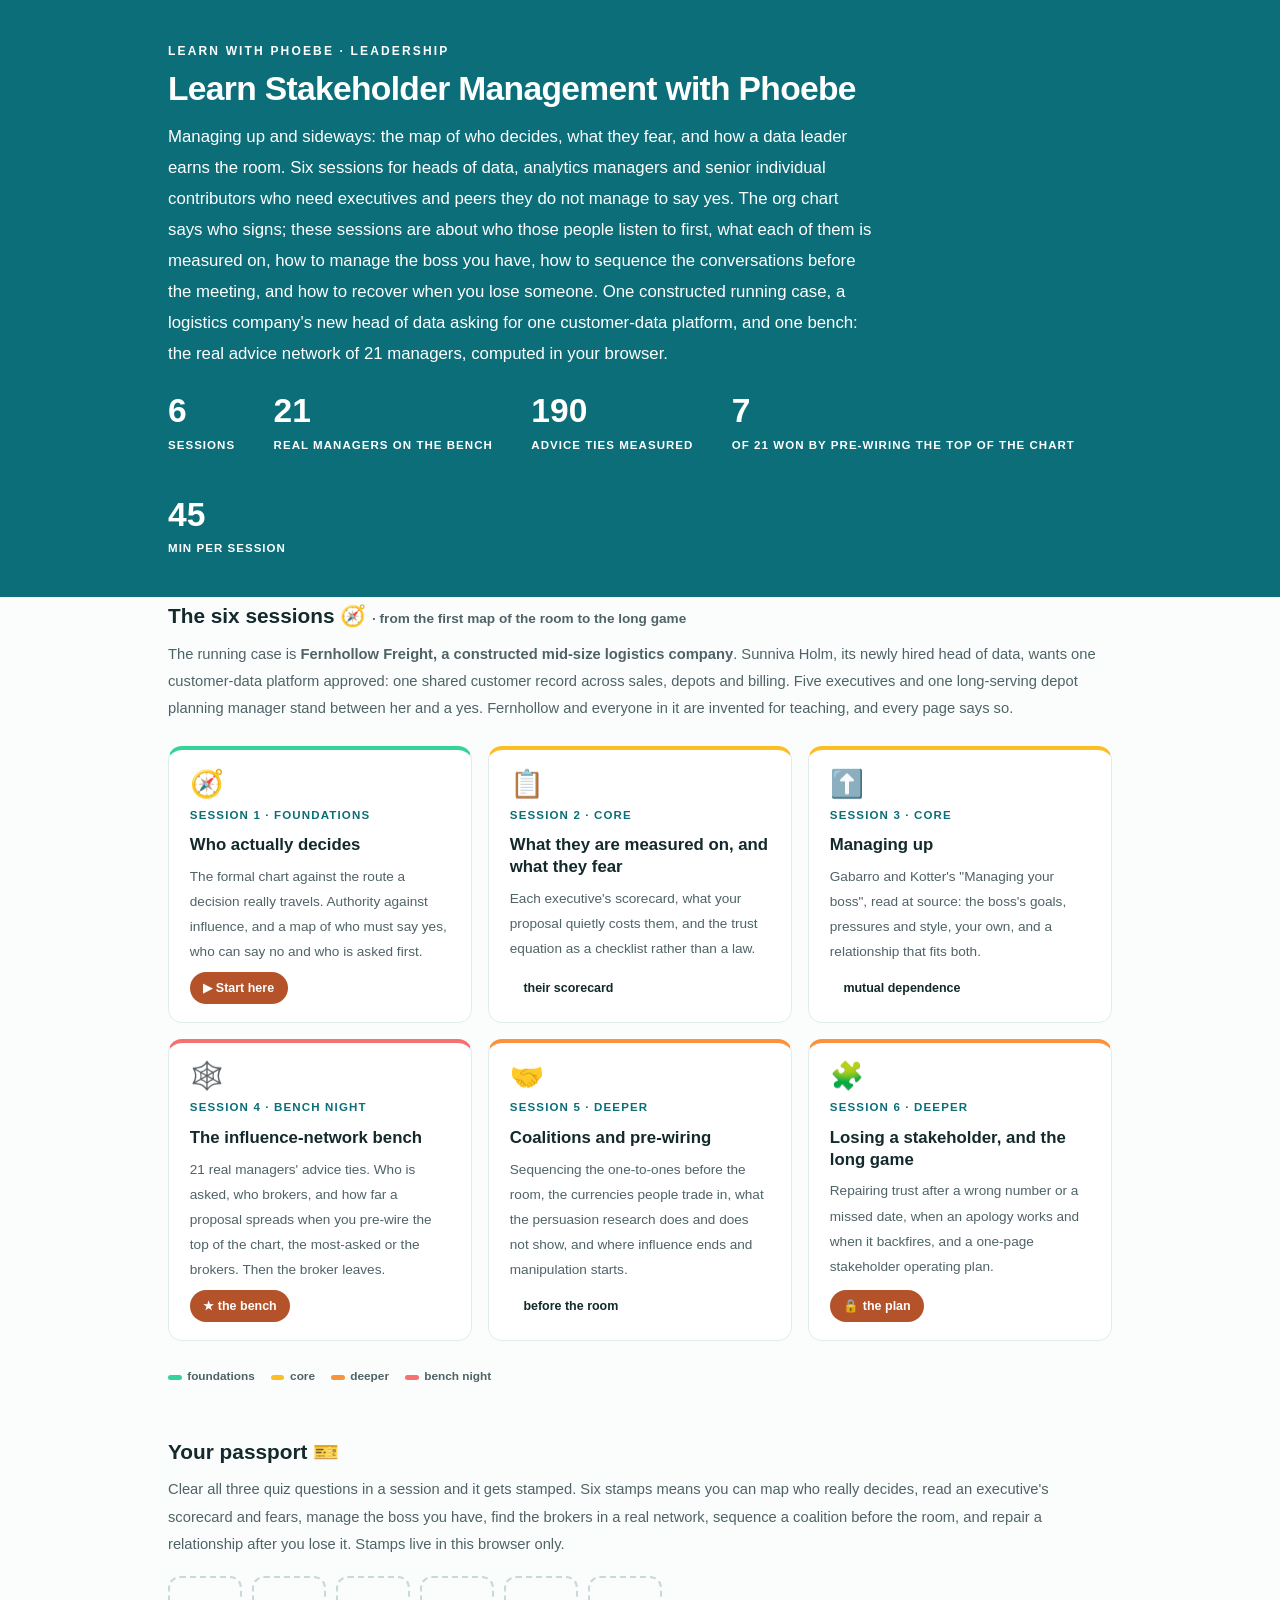
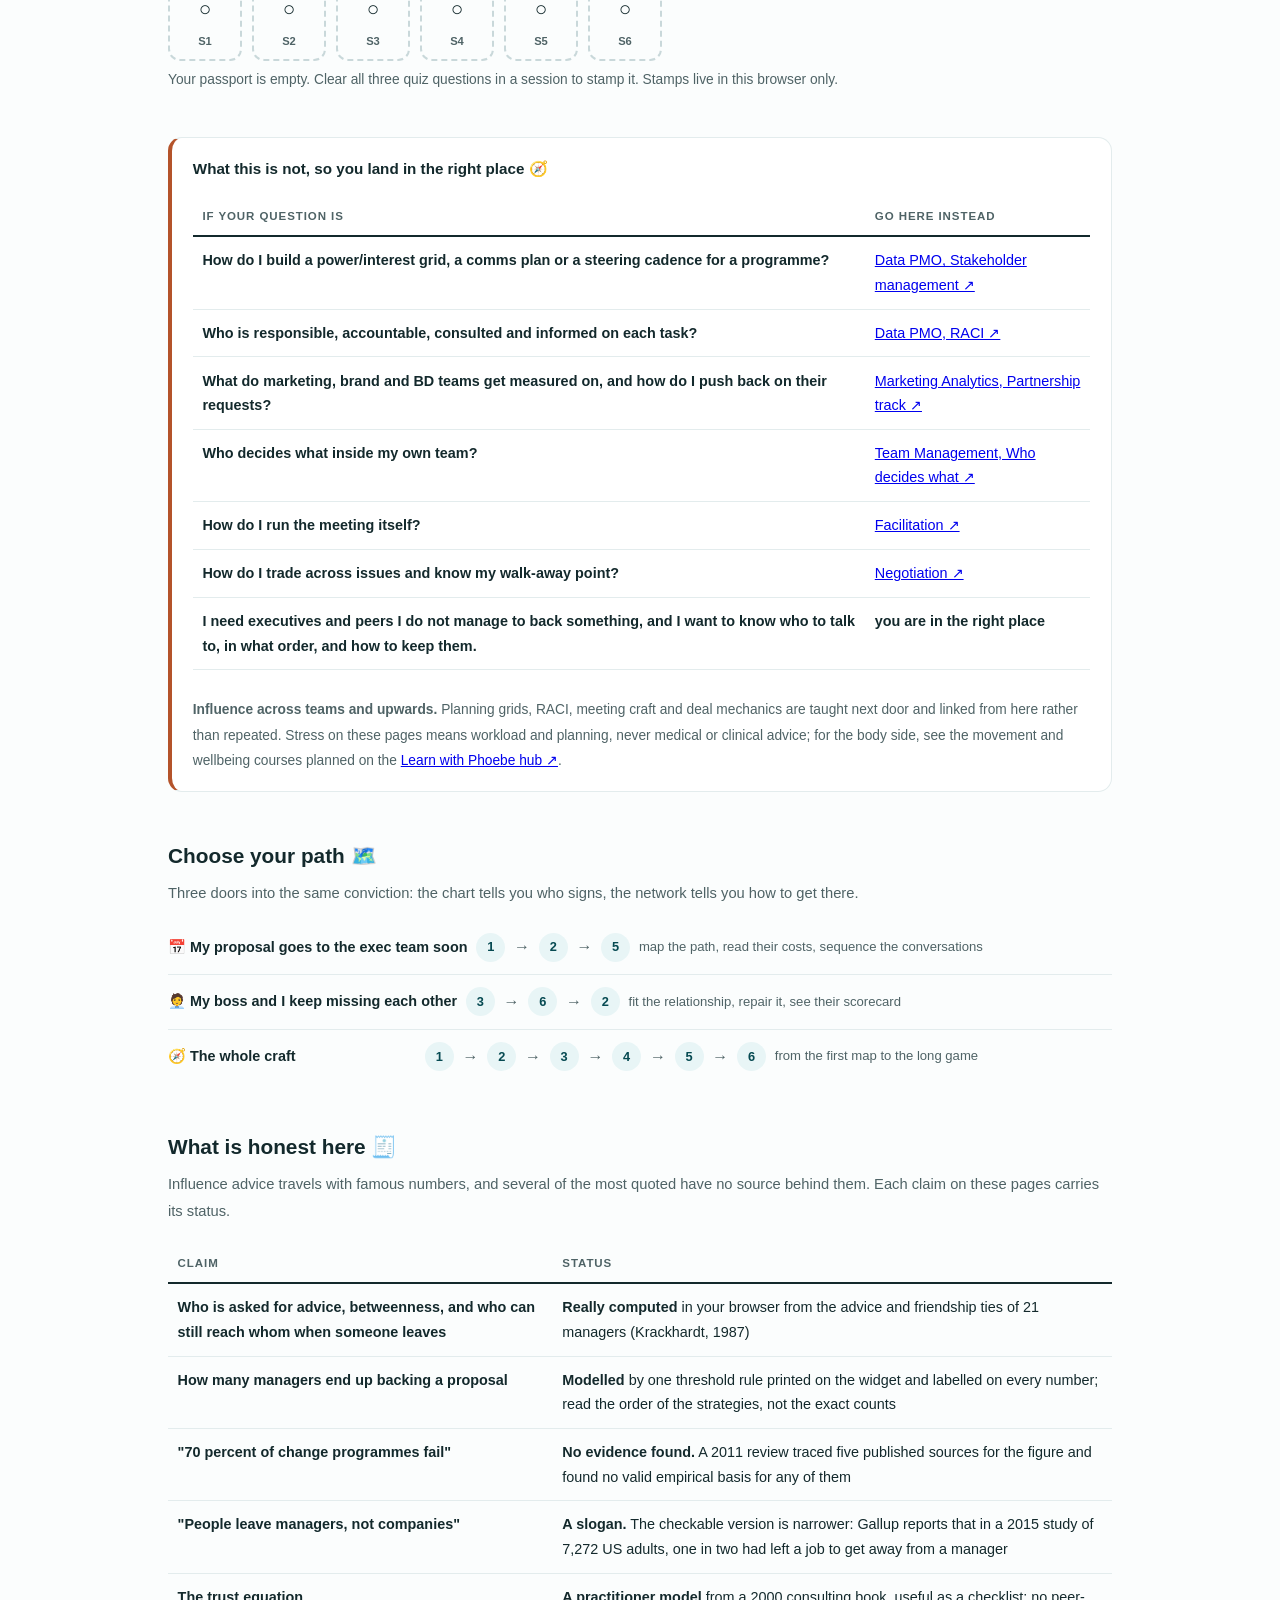
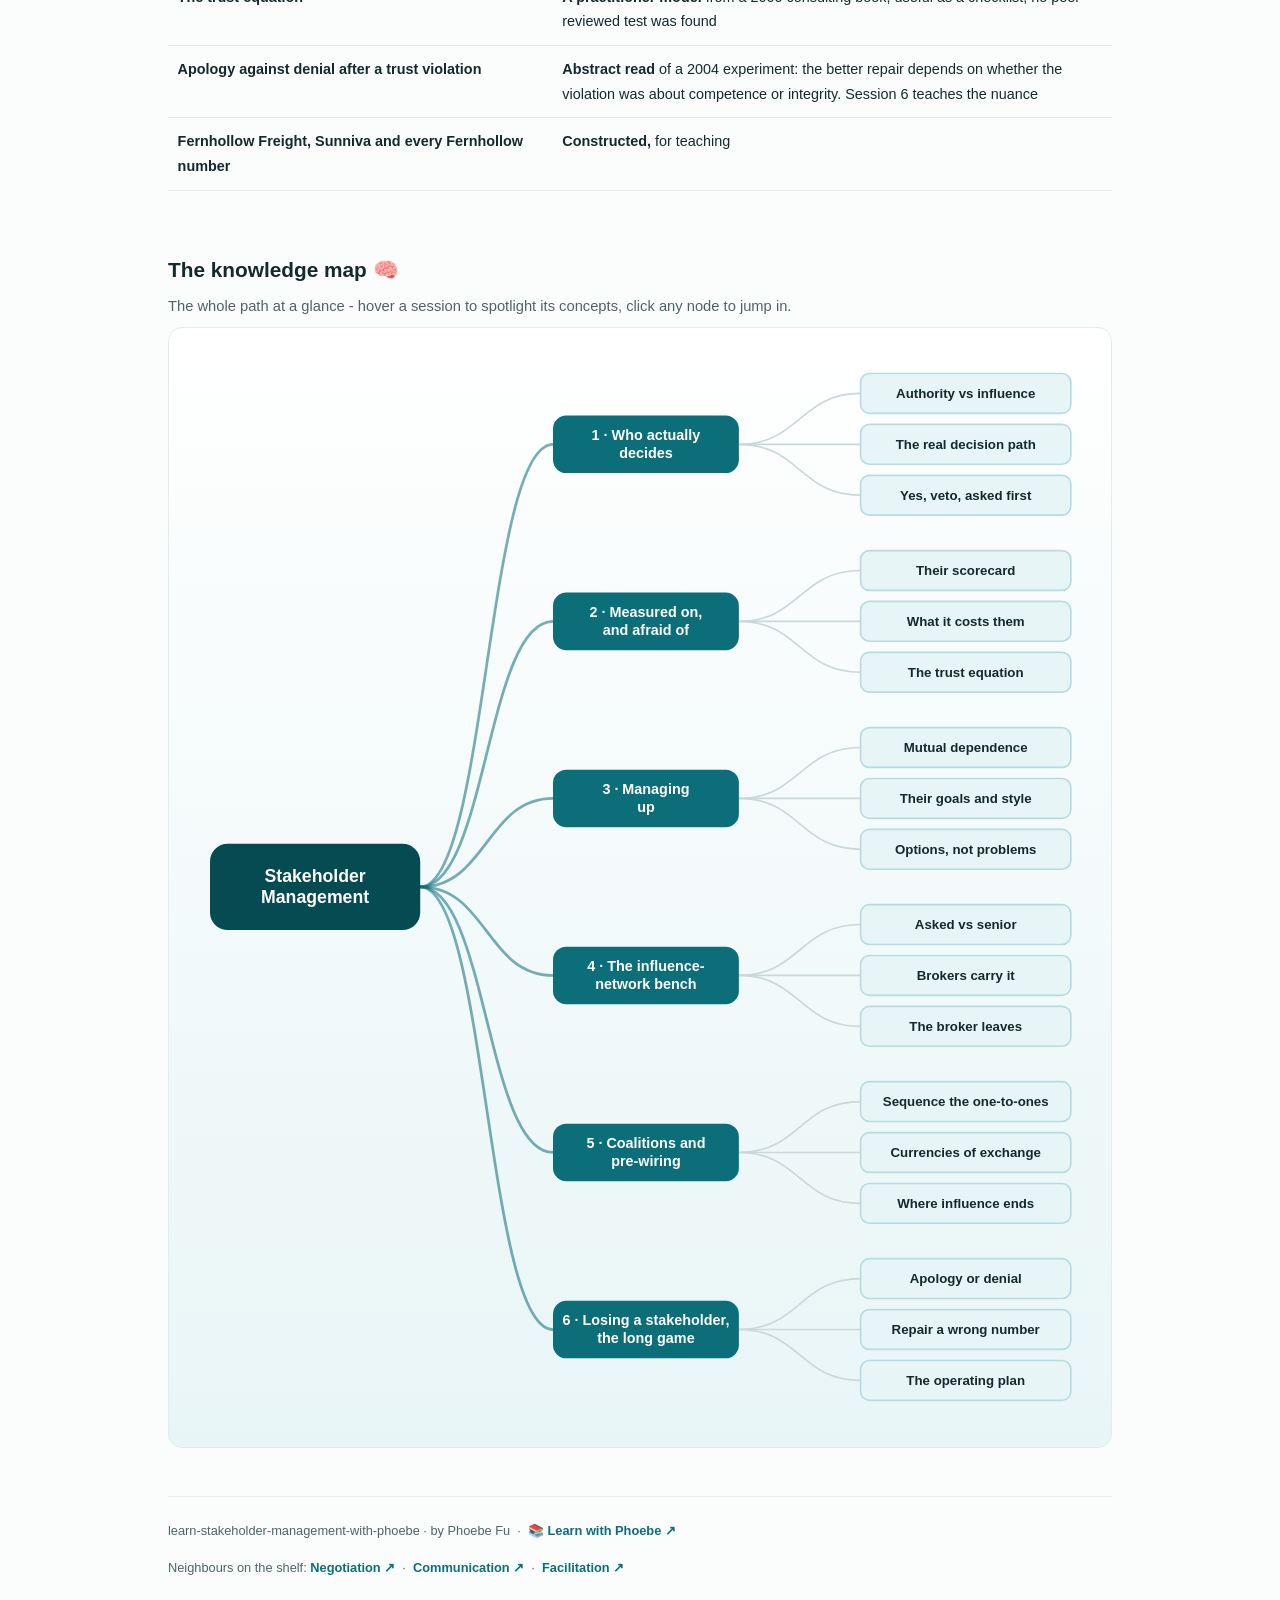
<file: index.html>
<!DOCTYPE html>
<html lang="en">
<head>
<meta charset="UTF-8">
<meta name="viewport" content="width=device-width, initial-scale=1.0">
<!-- social:start -->
<meta name="description" content="Six sessions on managing up and sideways for data and AI leads: who really decides, what each executive is measured on and fears, managing your boss, an influence-network bench built on 21 real managers' advice ties, coalitions and pre-wiring, and repairing trust after a wrong number. Free, by Phoebe Fu.">
<meta property="og:type" content="website">
<meta property="og:site_name" content="Learn with Phoebe">
<meta property="og:title" content="Learn Stakeholder Management with Phoebe">
<meta property="og:description" content="Managing up and sideways: the map of who decides, what they fear, and how a data leader earns the room. 21 real managers' advice ties, computed in your browser.">
<meta property="og:url" content="https://phoebefu6.github.io/learn-stakeholder-management-with-phoebe/">
<meta property="og:image" content="https://phoebefu6.github.io/learn-stakeholder-management-with-phoebe/assets/og-cover.png">
<meta property="og:image:width" content="1200">
<meta property="og:image:height" content="630">
<meta name="twitter:card" content="summary_large_image">
<meta name="twitter:title" content="Learn Stakeholder Management with Phoebe">
<meta name="twitter:description" content="Who do you pre-wire? 21 real managers' advice ties, computed in your browser.">
<meta name="twitter:image" content="https://phoebefu6.github.io/learn-stakeholder-management-with-phoebe/assets/og-cover.png">
<!-- social:end -->
<title>Learn Stakeholder Management with Phoebe</title>
<link rel="stylesheet" href="assets/style.css?v=2">
<style>

  .stats-row { display: flex; gap: 2.4rem; margin-top: 1.5rem; flex-wrap: wrap; }
  .stat b { display: block; font-size: 2.1rem; font-weight: 800; line-height: 1.05; font-variant-numeric: tabular-nums; }
  .stat span { font-size: .72rem; opacity: 1; text-transform: uppercase; letter-spacing: .09em; font-weight: 600; }

  .course-grid { display: grid; grid-template-columns: repeat(auto-fit, minmax(17rem, 1fr)); gap: 1rem; margin-top: 1.5rem; }
  .course-card {
    border: 1px solid var(--hairline);
    border-top: 4px solid var(--diff, var(--indigo));
    border-radius: var(--radius);
    padding: 1.2rem 1.3rem 1.1rem;
    display: flex;
    flex-direction: column;
    gap: .5rem;
    text-decoration: none;
    color: var(--ink);
    background: #fff;
    transition: box-shadow .15s ease, border-color .15s ease, transform .15s ease;
    position: relative;
  }
  .course-card:hover { border-color: var(--indigo-soft); border-top-color: var(--diff, var(--indigo)); box-shadow: 0 8px 28px rgba(var(--shadow-rgb),.16); transform: translateY(-3px); }
  .course-card .cicon { font-size: 1.7rem; line-height: 1; }
  .course-card .cnum { font-size: .72rem; font-weight: 700; color: var(--indigo); text-transform: uppercase; letter-spacing: .1em; }
  .course-card h3 { font-size: 1.05rem; font-weight: 800; line-height: 1.3; }
  .course-card p { font-size: .85rem; color: var(--muted); flex: 1; }
  .course-card .meta { display: flex; gap: .4rem; flex-wrap: wrap; }

  .diff-legend { display: flex; gap: 1rem; margin-top: 1.6rem; font-size: .74rem; color: var(--muted); font-weight: 600; flex-wrap: wrap; }
  .diff-legend i { display: inline-block; width: .85rem; height: .35rem; border-radius: 999px; margin-right: .35rem; vertical-align: middle; }

  .paths { margin-top: 2.6rem; }
  .paths h2 { font-size: 1.3rem; font-weight: 800; margin-bottom: .3rem; }
  .paths .plede { color: var(--muted); font-size: .92rem; margin-bottom: .8rem; }
  .path { display: flex; gap: .55rem; align-items: center; padding: .75rem 0; border-bottom: .5px solid var(--hairline); flex-wrap: wrap; }
  .path:last-child { border-bottom: none; }
  .path b { min-width: 15.5rem; font-size: .9rem; }
  .path .pstep { background: var(--indigo-50); color: var(--indigo-deep); border-radius: 999px; padding: .16rem .68rem; font-weight: 700; font-size: .8rem; text-decoration: none; transition: all .12s ease; }
  .path .pstep:hover { background: var(--indigo); color: #fff; }
  .path .parr { color: var(--muted); font-weight: 700; }

  .mm-section { margin-top: 1.6rem; }
  .mm-section h2 { font-size: 1.3rem; font-weight: 800; margin-bottom: .2rem; }
  .mm-section .mm-lede { color: var(--muted); font-size: .92rem; margin-bottom: .4rem; }
  .mm-wrap { border: 1px solid var(--hairline); border-radius: var(--radius); background: linear-gradient(180deg,#fff,var(--indigo-50)); padding: .6rem; overflow-x: auto; }
  .mm-svg { width: 100%; height: auto; display: block; max-width: 60rem; margin: 0 auto; min-width: 34rem; }
  .mm-link { cursor: pointer; text-decoration: none; }
  .mm-node rect { transition: opacity .15s ease, filter .15s ease; }
  .mm-node text { pointer-events: none; }
  .mm-link:hover .mm-node rect { filter: brightness(1.06); }
  .mm-edge { transition: opacity .15s ease; }

  .not-this { border: 1px solid var(--hairline); border-left: 4px solid var(--clay); border-radius: var(--radius); background: #fff; padding: 1.1rem 1.3rem; margin-top: 1.2rem; }
  .not-this h3 { font-size: .95rem; font-weight: 800; margin-bottom: .5rem; }
</style>
</head>
<body>
<header class="masthead">
  <div class="wrap">
    <div class="eyebrow">Learn with Phoebe · Leadership</div>
    <h1>Learn <span class="accent">Stakeholder Management</span> with Phoebe</h1>
    <p class="sub">Managing up and sideways: the map of who decides, what they fear, and how a data leader earns the room. Six sessions for heads of data, analytics managers and senior individual contributors who need executives and peers they do not manage to say yes. The org chart says who signs; these sessions are about who those people listen to first, what each of them is measured on, how to manage the boss you have, how to sequence the conversations before the meeting, and how to recover when you lose someone. One constructed running case, a logistics company's new head of data asking for one customer-data platform, and one bench: the real advice network of 21 managers, computed in your browser.</p>
    <div class="stats-row">
      <div class="stat"><b data-count="6">6</b><span>sessions</span></div>
      <div class="stat"><b data-count="21">21</b><span>real managers on the bench</span></div>
      <div class="stat"><b data-count="190">190</b><span>advice ties measured</span></div>
      <div class="stat"><b data-count="7">7</b><span>of 21 won by pre-wiring the top of the chart</span></div>
      <div class="stat"><b data-count="45">45</b><span>min per session</span></div>
    </div>
  </div>
</header>
<main class="wrap">
  <section class="section">
    <div class="paths" style="margin-top:0">
      <h2>The six sessions 🧭 <span style="font-size:.85rem;font-weight:600;color:var(--muted)">· from the first map of the room to the long game</span></h2>
      <p class="plede">The running case is <strong>Fernhollow Freight, a constructed mid-size logistics company</strong>. Sunniva Holm, its newly hired head of data, wants one customer-data platform approved: one shared customer record across sales, depots and billing. Five executives and one long-serving depot planning manager stand between her and a yes. Fernhollow and everyone in it are invented for teaching, and every page says so.</p>
    </div>
    <div class="course-grid">
      <a class="course-card" href="courses/01-who-actually-decides.html" style="--diff:#34D399">
        <span class="cicon">🧭</span>
        <span class="cnum">Session 1 · foundations</span>
        <h3>Who actually decides</h3>
        <p>The formal chart against the route a decision really travels. Authority against influence, and a map of who must say yes, who can say no and who is asked first.</p>
        <span class="meta"><span class="pill amber">▶ Start here</span></span>
      </a>
      <a class="course-card" href="courses/02-measured-on-and-afraid-of.html" style="--diff:#FBBF24">
        <span class="cicon">📋</span>
        <span class="cnum">Session 2 · core</span>
        <h3>What they are measured on, and what they fear</h3>
        <p>Each executive's scorecard, what your proposal quietly costs them, and the trust equation as a checklist rather than a law.</p>
        <span class="meta"><span class="pill">their scorecard</span></span>
      </a>
      <a class="course-card" href="courses/03-managing-up.html" style="--diff:#FBBF24">
        <span class="cicon">⬆️</span>
        <span class="cnum">Session 3 · core</span>
        <h3>Managing up</h3>
        <p>Gabarro and Kotter's "Managing your boss", read at source: the boss's goals, pressures and style, your own, and a relationship that fits both.</p>
        <span class="meta"><span class="pill">mutual dependence</span></span>
      </a>
      <a class="course-card" href="courses/04-the-influence-network-bench.html" style="--diff:#F87171">
        <span class="cicon">🕸️</span>
        <span class="cnum">Session 4 · bench night</span>
        <h3>The influence-network bench</h3>
        <p>21 real managers' advice ties. Who is asked, who brokers, and how far a proposal spreads when you pre-wire the top of the chart, the most-asked or the brokers. Then the broker leaves.</p>
        <span class="meta"><span class="pill amber">★ the bench</span></span>
      </a>
      <a class="course-card" href="courses/05-coalitions-and-pre-wiring.html" style="--diff:#FB923C">
        <span class="cicon">🤝</span>
        <span class="cnum">Session 5 · deeper</span>
        <h3>Coalitions and pre-wiring</h3>
        <p>Sequencing the one-to-ones before the room, the currencies people trade in, what the persuasion research does and does not show, and where influence ends and manipulation starts.</p>
        <span class="meta"><span class="pill">before the room</span></span>
      </a>
      <a class="course-card" href="courses/06-losing-a-stakeholder.html" style="--diff:#FB923C">
        <span class="cicon">🧩</span>
        <span class="cnum">Session 6 · deeper</span>
        <h3>Losing a stakeholder, and the long game</h3>
        <p>Repairing trust after a wrong number or a missed date, when an apology works and when it backfires, and a one-page stakeholder operating plan.</p>
        <span class="meta"><span class="pill amber">🔒 the plan</span></span>
      </a>
    </div>
    <div class="diff-legend">
      <span><i style="background:#34D399"></i>foundations</span>
      <span><i style="background:#FBBF24"></i>core</span>
      <span><i style="background:#FB923C"></i>deeper</span>
      <span><i style="background:#F87171"></i>bench night</span>
    </div>
  </section>
  <section class="section">
    <div class="paths" style="margin-top:0">
      <h2>Your passport 🎫</h2>
      <p class="plede">Clear all three quiz questions in a session and it gets stamped. Six stamps means you can map who really decides, read an executive's scorecard and fears, manage the boss you have, find the brokers in a real network, sequence a coalition before the room, and repair a relationship after you lose it. Stamps live in this browser only.</p>
    </div>
    <div class="pp-strip"></div>
  </section>
  <section class="section">
    <div class="not-this">
      <h3>What this is not, so you land in the right place 🧭</h3>
      <table class="clean">
        <tr><th>If your question is</th><th>Go here instead</th></tr>
        <tr><td>How do I build a power/interest grid, a comms plan or a steering cadence for a programme?</td><td><a href="https://phoebefu6.github.io/learn-data-pmo-with-phoebe/courses/b6-stakeholder-management.html">Data PMO, Stakeholder management ↗</a></td></tr>
        <tr><td>Who is responsible, accountable, consulted and informed on each task?</td><td><a href="https://phoebefu6.github.io/learn-data-pmo-with-phoebe/courses/b4-raci-and-rr.html">Data PMO, RACI ↗</a></td></tr>
        <tr><td>What do marketing, brand and BD teams get measured on, and how do I push back on their requests?</td><td><a href="https://phoebefu6.github.io/learn-marketing-analytics-with-phoebe/courses/p1-in-their-shoes.html">Marketing Analytics, Partnership track ↗</a></td></tr>
        <tr><td>Who decides what inside my own team?</td><td><a href="https://phoebefu6.github.io/learn-team-management-with-phoebe/courses/02-who-decides-what.html">Team Management, Who decides what ↗</a></td></tr>
        <tr><td>How do I run the meeting itself?</td><td><a href="https://phoebefu6.github.io/learn-facilitation-with-phoebe/">Facilitation ↗</a></td></tr>
        <tr><td>How do I trade across issues and know my walk-away point?</td><td><a href="https://phoebefu6.github.io/learn-negotiation-with-phoebe/">Negotiation ↗</a></td></tr>
        <tr><td><strong>I need executives and peers I do not manage to back something, and I want to know who to talk to, in what order, and how to keep them.</strong></td><td><strong>you are in the right place</strong></td></tr>
      </table>
      <p style="margin-top:.7rem;font-size:.86rem;color:var(--muted)"><strong>Influence across teams and upwards.</strong> Planning grids, RACI, meeting craft and deal mechanics are taught next door and linked from here rather than repeated. Stress on these pages means workload and planning, never medical or clinical advice; for the body side, see the movement and wellbeing courses planned on the <a href="https://phoebefu6.github.io/learn-with-phoebe/">Learn with Phoebe hub ↗</a>.</p>
    </div>
  </section>
  <section class="section">
    <div class="paths">
      <h2>Choose your path 🗺️</h2>
      <p class="plede">Three doors into the same conviction: the chart tells you who signs, the network tells you how to get there.</p>
      <div class="path"><b>📅 My proposal goes to the exec team soon</b>
        <a class="pstep" href="courses/01-who-actually-decides.html">1</a><span class="parr">→</span>
        <a class="pstep" href="courses/02-measured-on-and-afraid-of.html">2</a><span class="parr">→</span>
        <a class="pstep" href="courses/05-coalitions-and-pre-wiring.html">5</a>
        <span style="font-size:.82rem;color:var(--muted)">map the path, read their costs, sequence the conversations</span>
      </div>
      <div class="path"><b>🧑‍💼 My boss and I keep missing each other</b>
        <a class="pstep" href="courses/03-managing-up.html">3</a><span class="parr">→</span>
        <a class="pstep" href="courses/06-losing-a-stakeholder.html">6</a><span class="parr">→</span>
        <a class="pstep" href="courses/02-measured-on-and-afraid-of.html">2</a>
        <span style="font-size:.82rem;color:var(--muted)">fit the relationship, repair it, see their scorecard</span>
      </div>
      <div class="path"><b>🧭 The whole craft</b>
        <a class="pstep" href="courses/01-who-actually-decides.html">1</a><span class="parr">→</span>
        <a class="pstep" href="courses/02-measured-on-and-afraid-of.html">2</a><span class="parr">→</span>
        <a class="pstep" href="courses/03-managing-up.html">3</a><span class="parr">→</span>
        <a class="pstep" href="courses/04-the-influence-network-bench.html">4</a><span class="parr">→</span>
        <a class="pstep" href="courses/05-coalitions-and-pre-wiring.html">5</a><span class="parr">→</span>
        <a class="pstep" href="courses/06-losing-a-stakeholder.html">6</a>
        <span style="font-size:.82rem;color:var(--muted)">from the first map to the long game</span>
      </div>
    </div>
  </section>
  <section class="section">
    <div class="paths" style="margin-top:0">
      <h2>What is honest here 🧾</h2>
      <p class="plede">Influence advice travels with famous numbers, and several of the most quoted have no source behind them. Each claim on these pages carries its status.</p>
    </div>
    <table class="clean">
      <tr><th>Claim</th><th>Status</th></tr>
      <tr><td>Who is asked for advice, betweenness, and who can still reach whom when someone leaves</td><td><strong>Really computed</strong> in your browser from the advice and friendship ties of 21 managers (Krackhardt, 1987)</td></tr>
      <tr><td>How many managers end up backing a proposal</td><td><strong>Modelled</strong> by one threshold rule printed on the widget and labelled on every number; read the order of the strategies, not the exact counts</td></tr>
      <tr><td>"70 percent of change programmes fail"</td><td><strong>No evidence found.</strong> A 2011 review traced five published sources for the figure and found no valid empirical basis for any of them</td></tr>
      <tr><td>"People leave managers, not companies"</td><td><strong>A slogan.</strong> The checkable version is narrower: Gallup reports that in a 2015 study of 7,272 US adults, one in two had left a job to get away from a manager</td></tr>
      <tr><td>The trust equation</td><td><strong>A practitioner model</strong> from a 2000 consulting book, useful as a checklist; no peer-reviewed test was found</td></tr>
      <tr><td>Apology against denial after a trust violation</td><td><strong>Abstract read</strong> of a 2004 experiment: the better repair depends on whether the violation was about competence or integrity. Session 6 teaches the nuance</td></tr>
      <tr><td>Fernhollow Freight, Sunniva and every Fernhollow number</td><td><strong>Constructed,</strong> for teaching</td></tr>
    </table>
  </section>
  <section class="section mm-section">
    <h2>The knowledge map 🧠</h2>
    <p class="mm-lede">The whole path at a glance - hover a session to spotlight its concepts, click any node to jump in.</p>
    <div class="mm-wrap"><div id="mindmap"></div></div>
  </section>
  <footer class="pagefoot">
    <span>learn-stakeholder-management-with-phoebe · by Phoebe Fu &nbsp;·&nbsp; 📚 <a href="https://phoebefu6.github.io/learn-with-phoebe/">Learn with Phoebe ↗</a></span>
    <span>Neighbours on the shelf: <a href="https://phoebefu6.github.io/learn-negotiation-with-phoebe/">Negotiation ↗</a> &nbsp;·&nbsp; <a href="https://phoebefu6.github.io/learn-communication-with-phoebe/">Communication ↗</a> &nbsp;·&nbsp; <a href="https://phoebefu6.github.io/learn-facilitation-with-phoebe/">Facilitation ↗</a></span>
  </footer>
</main>
<script>
window.MINDMAP_DATA = {
 "title": "Stakeholder\nManagement",
 "centerColor": "#064A52",
 "sessions": [
  {
   "label": "Who actually\ndecides",
   "href": "courses/01-who-actually-decides.html",
   "color": "#34D399",
   "concepts": [
    {
     "label": "Authority vs influence",
     "href": "courses/01-who-actually-decides.html"
    },
    {
     "label": "The real decision path",
     "href": "courses/01-who-actually-decides.html"
    },
    {
     "label": "Yes, veto, asked first",
     "href": "courses/01-who-actually-decides.html"
    }
   ]
  },
  {
   "label": "Measured on,\nand afraid of",
   "href": "courses/02-measured-on-and-afraid-of.html",
   "color": "#FBBF24",
   "concepts": [
    {
     "label": "Their scorecard",
     "href": "courses/02-measured-on-and-afraid-of.html"
    },
    {
     "label": "What it costs them",
     "href": "courses/02-measured-on-and-afraid-of.html"
    },
    {
     "label": "The trust equation",
     "href": "courses/02-measured-on-and-afraid-of.html"
    }
   ]
  },
  {
   "label": "Managing\nup",
   "href": "courses/03-managing-up.html",
   "color": "#FBBF24",
   "concepts": [
    {
     "label": "Mutual dependence",
     "href": "courses/03-managing-up.html"
    },
    {
     "label": "Their goals and style",
     "href": "courses/03-managing-up.html"
    },
    {
     "label": "Options, not problems",
     "href": "courses/03-managing-up.html"
    }
   ]
  },
  {
   "label": "The influence-\nnetwork bench",
   "href": "courses/04-the-influence-network-bench.html",
   "color": "#F87171",
   "concepts": [
    {
     "label": "Asked vs senior",
     "href": "courses/04-the-influence-network-bench.html"
    },
    {
     "label": "Brokers carry it",
     "href": "courses/04-the-influence-network-bench.html"
    },
    {
     "label": "The broker leaves",
     "href": "courses/04-the-influence-network-bench.html"
    }
   ]
  },
  {
   "label": "Coalitions and\npre-wiring",
   "href": "courses/05-coalitions-and-pre-wiring.html",
   "color": "#FB923C",
   "concepts": [
    {
     "label": "Sequence the one-to-ones",
     "href": "courses/05-coalitions-and-pre-wiring.html"
    },
    {
     "label": "Currencies of exchange",
     "href": "courses/05-coalitions-and-pre-wiring.html"
    },
    {
     "label": "Where influence ends",
     "href": "courses/05-coalitions-and-pre-wiring.html"
    }
   ]
  },
  {
   "label": "Losing a stakeholder,\nthe long game",
   "href": "courses/06-losing-a-stakeholder.html",
   "color": "#FB923C",
   "concepts": [
    {
     "label": "Apology or denial",
     "href": "courses/06-losing-a-stakeholder.html"
    },
    {
     "label": "Repair a wrong number",
     "href": "courses/06-losing-a-stakeholder.html"
    },
    {
     "label": "The operating plan",
     "href": "courses/06-losing-a-stakeholder.html"
    }
   ]
  }
 ]
};
</script>
<script src="assets/mindmap.js?v=1"></script>
<script src="assets/app.js?v=2"></script>
</body>
</html>
</file>
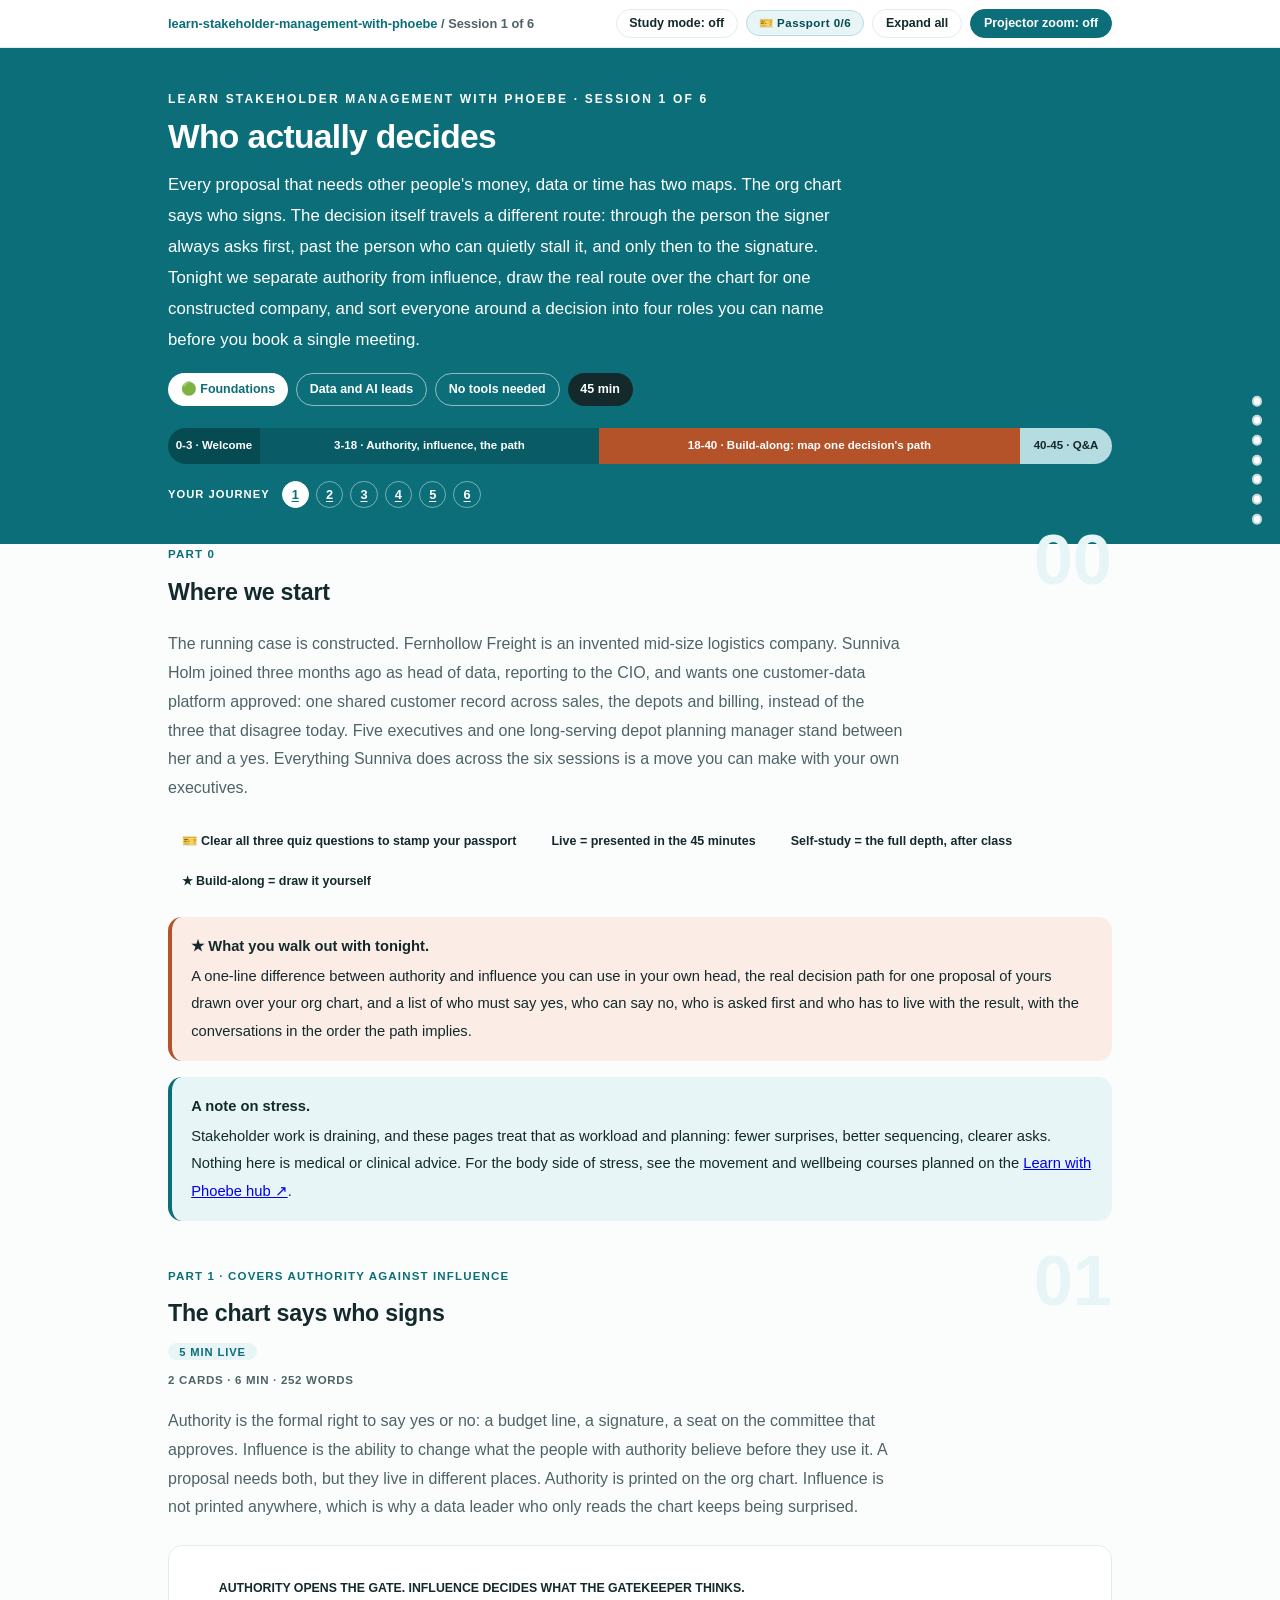
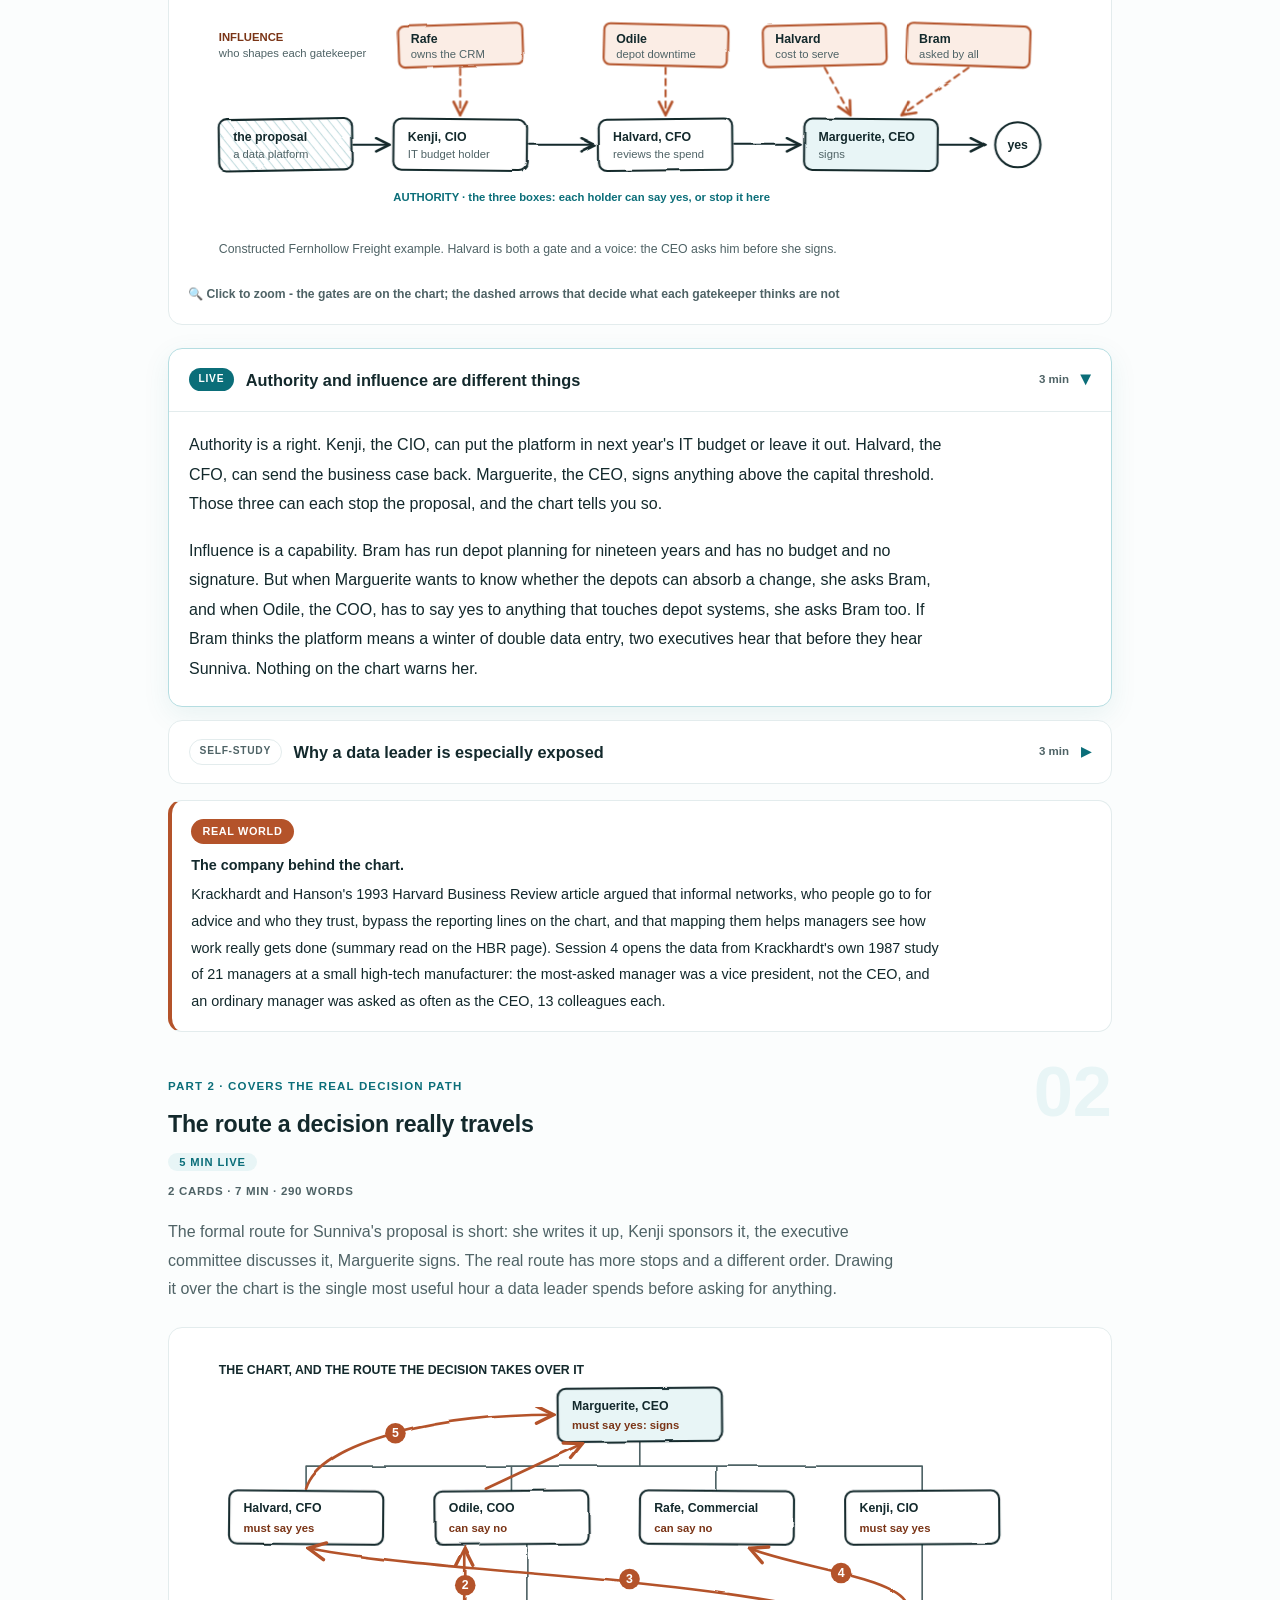
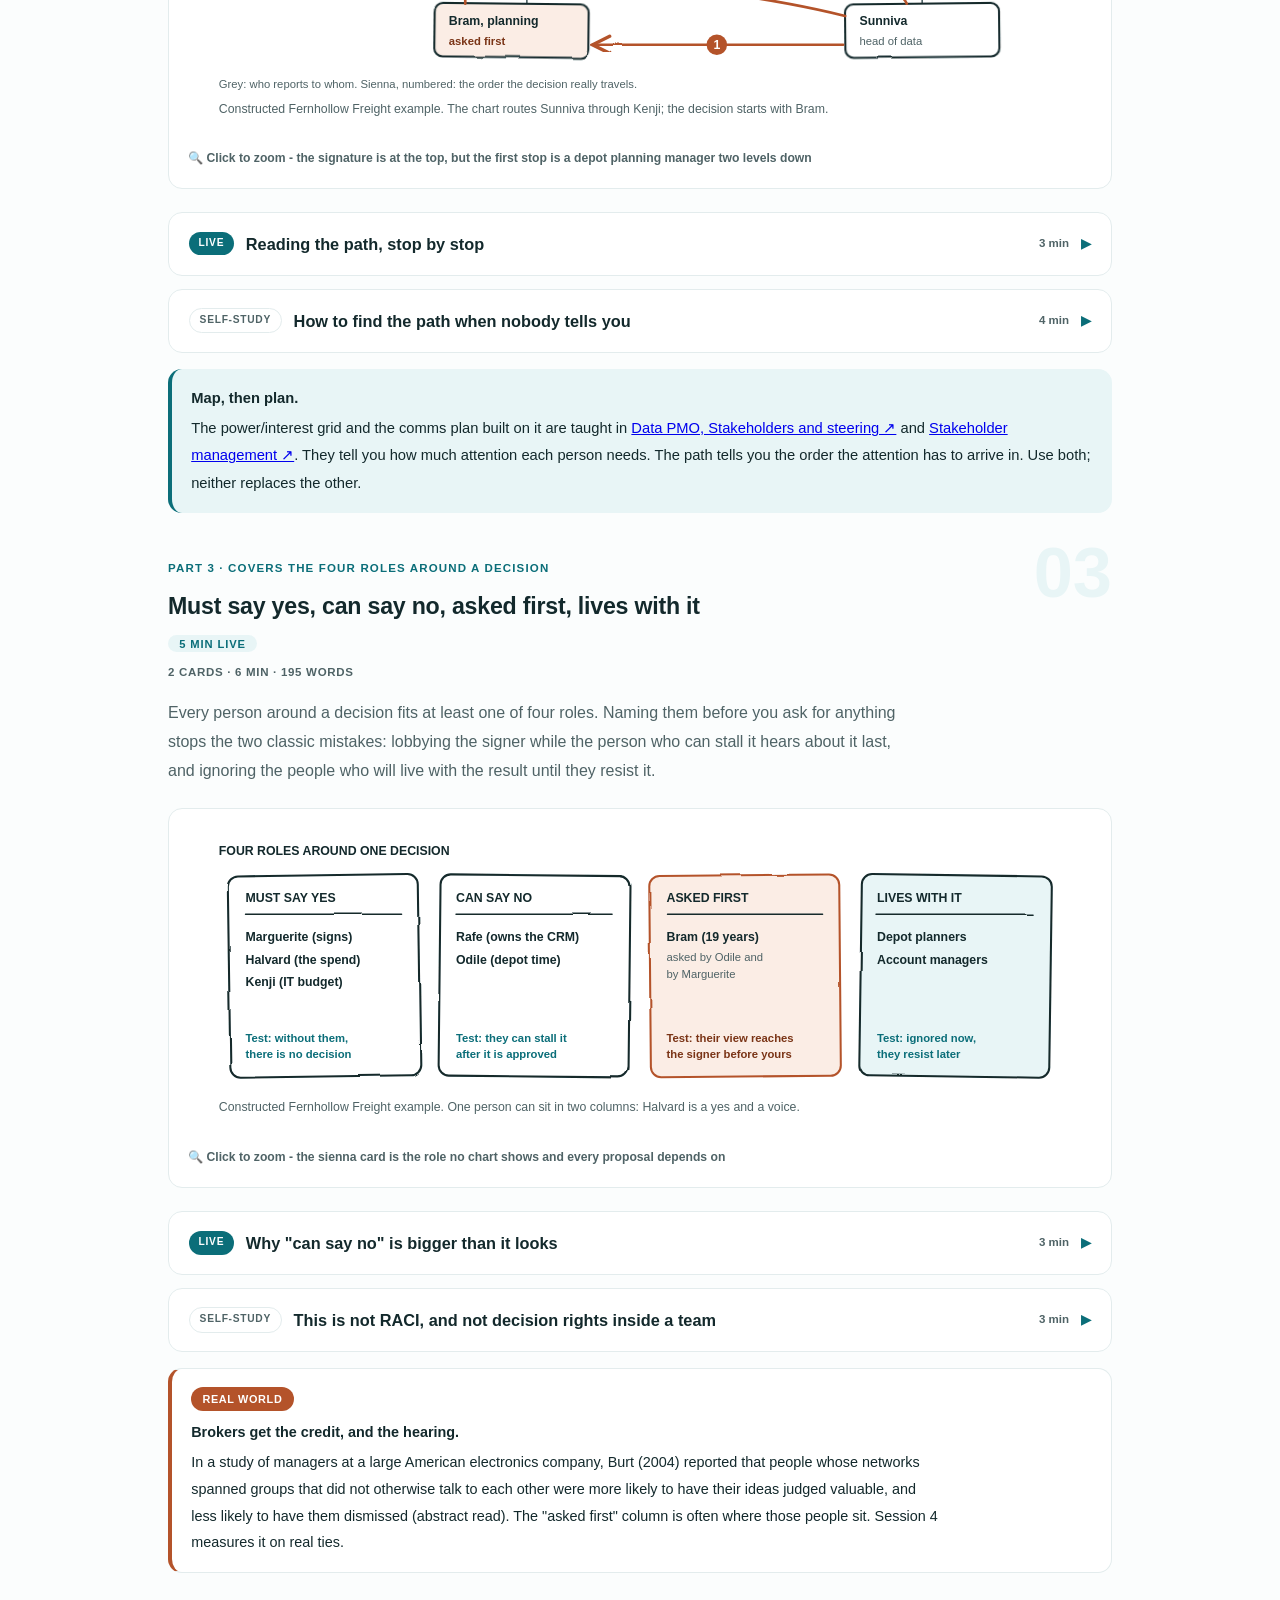
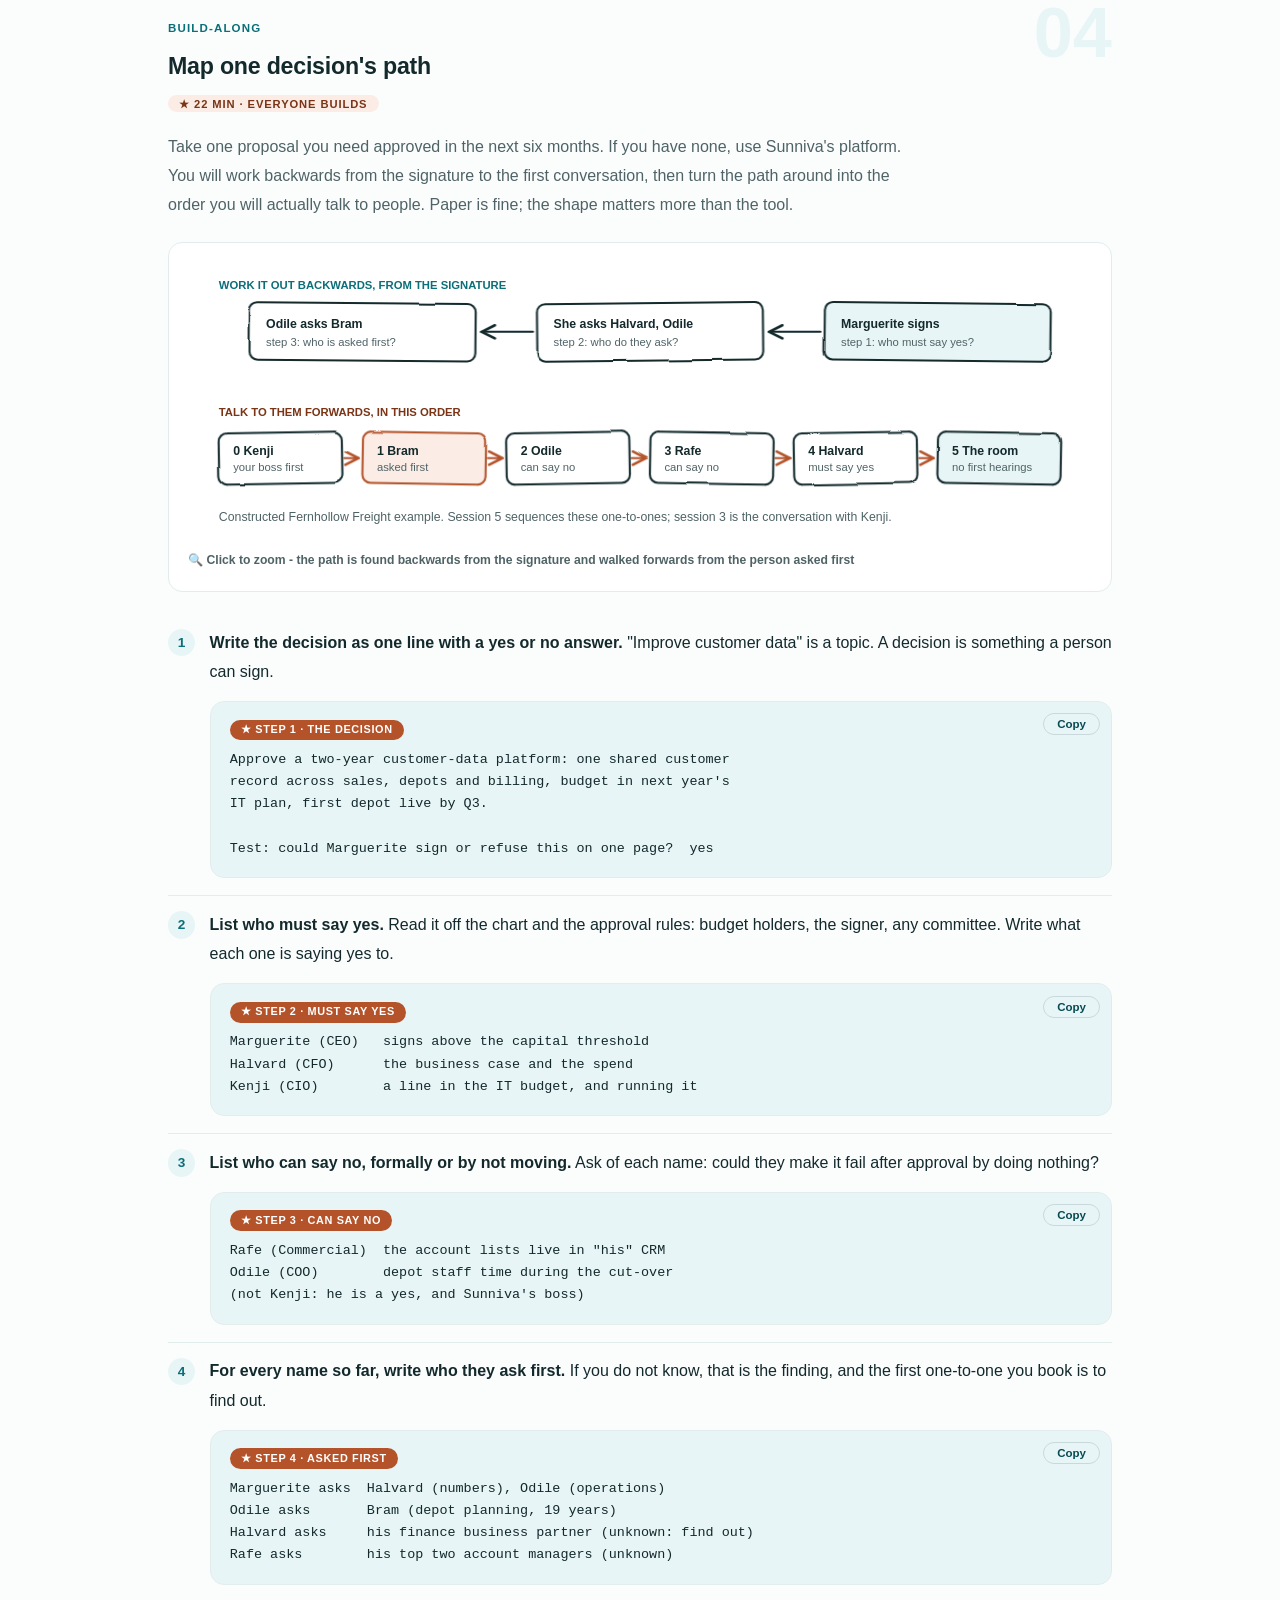
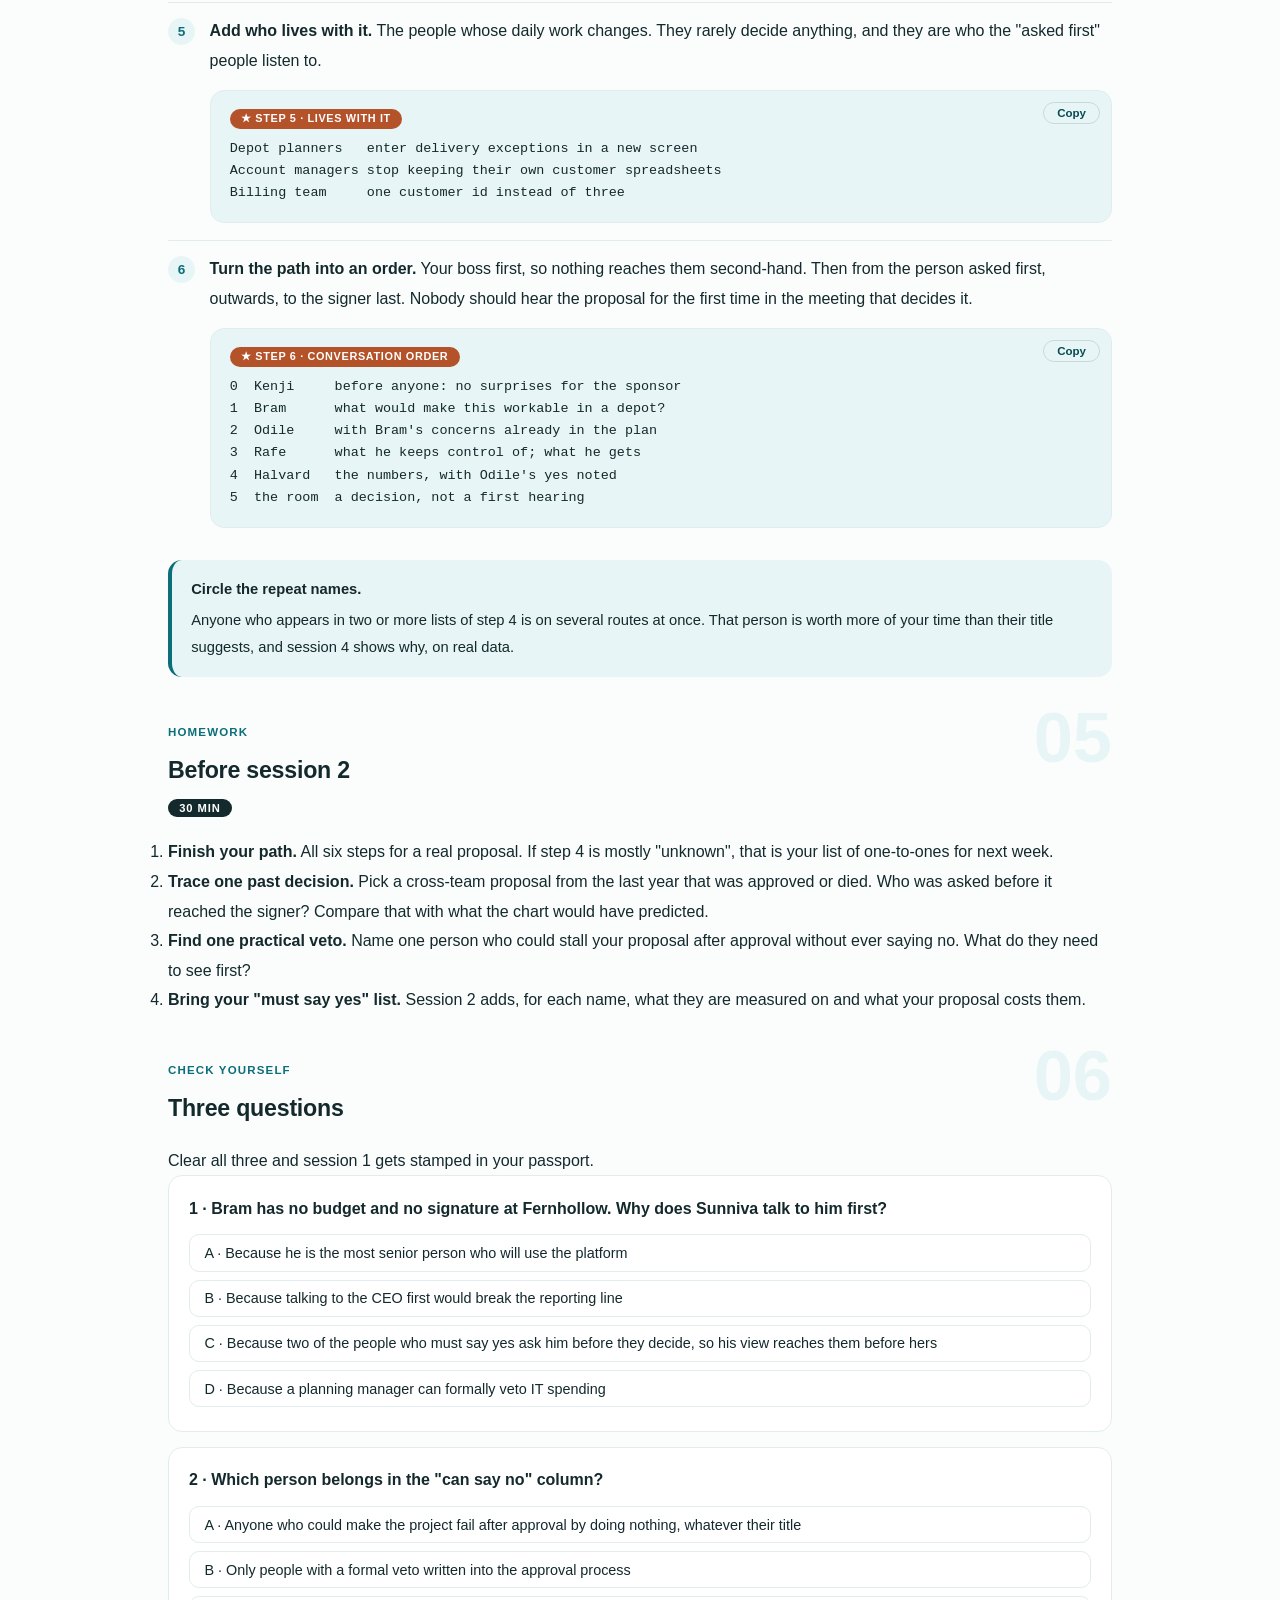
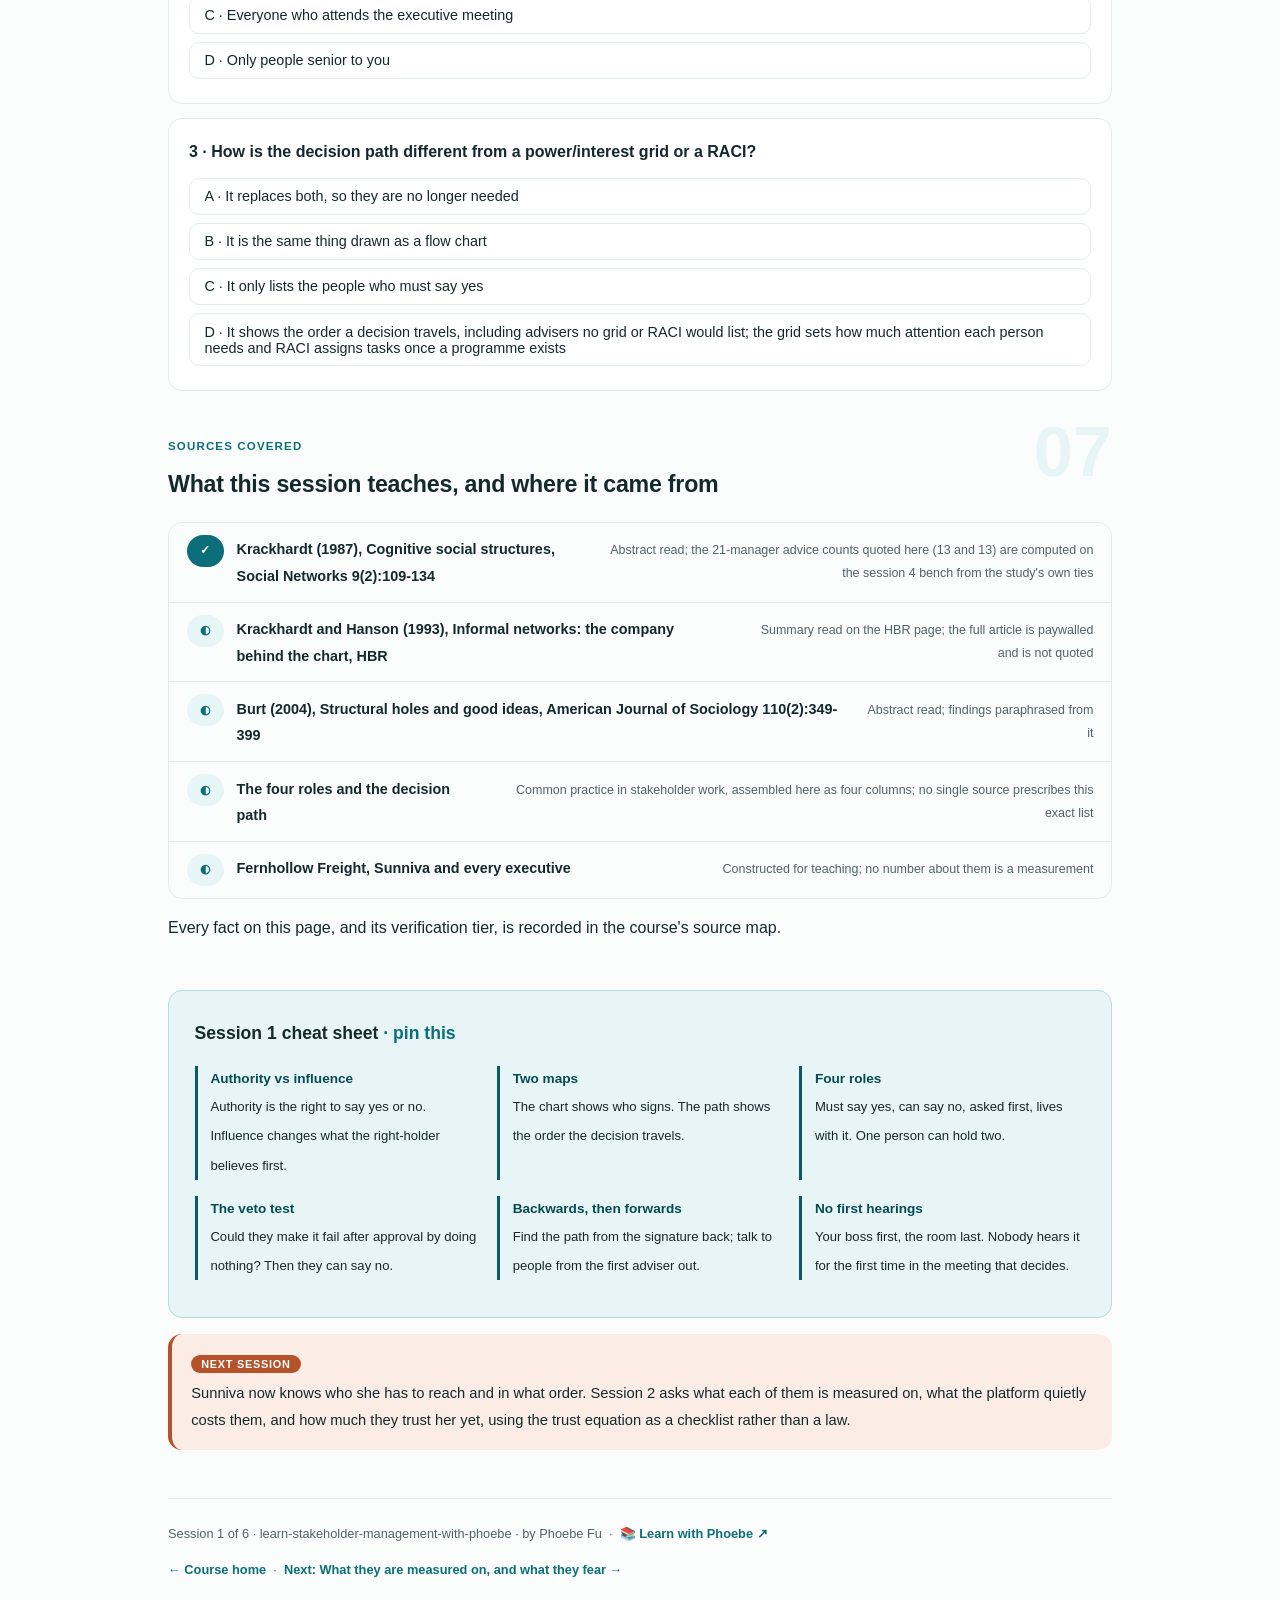
<file: courses/01-who-actually-decides.html>
<!DOCTYPE html>
<html lang="en">
<head>
<meta charset="UTF-8">
<meta name="viewport" content="width=device-width, initial-scale=1.0">
<!-- social:start -->
<meta name="description" content="Session 1 of 6. The org chart says who signs; the decision travels a different route. Authority against influence, the real decision path drawn over the chart, and a map of who must say yes, who can say no and who is asked first.">
<meta property="og:type" content="article">
<meta property="og:site_name" content="Learn with Phoebe">
<meta property="og:title" content="Who actually decides - learn stakeholder management with phoebe">
<meta property="og:description" content="Session 1 of 6. Authority opens the gate; influence decides what the gatekeeper thinks. Map the route a decision really travels.">
<meta property="og:url" content="https://phoebefu6.github.io/learn-stakeholder-management-with-phoebe/courses/01-who-actually-decides.html">
<meta property="og:image" content="https://phoebefu6.github.io/learn-stakeholder-management-with-phoebe/assets/og-cover.png">
<meta property="og:image:width" content="1200">
<meta property="og:image:height" content="630">
<meta name="twitter:card" content="summary_large_image">
<meta name="twitter:title" content="Who actually decides - learn stakeholder management with phoebe">
<meta name="twitter:description" content="Session 1 of 6. The chart, the real decision path, and who is asked first.">
<meta name="twitter:image" content="https://phoebefu6.github.io/learn-stakeholder-management-with-phoebe/assets/og-cover.png">
<!-- social:end -->
<title>Session 1 · Who actually decides - learn stakeholder management with phoebe</title>
<link rel="stylesheet" href="../assets/style.css?v=2">
</head>
<body>

<div class="toolbar">
  <div class="wrap">
    <span class="crumb"><a href="../index.html">learn-stakeholder-management-with-phoebe</a> / Session 1 of 6</span>
    <button class="btn" id="toggle-all" type="button">Expand all</button>
    <button class="btn primary" id="zoom-toggle" type="button">Projector zoom: off</button>
  </div>
</div>

<header class="masthead">
  <div class="wrap">
    <div class="eyebrow">Learn Stakeholder Management with Phoebe · Session 1 of 6</div>
    <h1>Who actually <span class="accent">decides</span></h1>
    <p class="sub">Every proposal that needs other people's money, data or time has two maps. The org chart says who signs. The decision itself travels a different route: through the person the signer always asks first, past the person who can quietly stall it, and only then to the signature. Tonight we separate authority from influence, draw the real route over the chart for one constructed company, and sort everyone around a decision into four roles you can name before you book a single meeting.</p>
    <div class="chip-row">
      <span class="chip level">🟢 Foundations</span>
      <span class="chip audience">Data and AI leads</span>
      <span class="chip audience">No tools needed</span>
      <span class="chip time">45 min</span>
    </div>
    <div class="agenda">
      <span class="a1" style="flex:1">0-3 · Welcome</span>
      <span class="a2" style="flex:4">3-18 · Authority, influence, the path</span>
      <span class="a3" style="flex:5">18-40 · Build-along: map one decision's path</span>
      <span class="a4" style="flex:1">40-45 · Q&amp;A</span>
    </div>
  </div>
</header>

<main class="wrap">

  <section class="section" id="intro">
    <div class="section-kicker">
      <span class="klabel">Part 0</span>
      <h2>Where we start</h2>
    </div>
    <p class="lede">The running case is constructed. Fernhollow Freight is an invented mid-size logistics company. Sunniva Holm joined three months ago as head of data, reporting to the CIO, and wants one customer-data platform approved: one shared customer record across sales, the depots and billing, instead of the three that disagree today. Five executives and one long-serving depot planning manager stand between her and a yes. Everything Sunniva does across the six sessions is a move you can make with your own executives.</p>

    <div class="legend">
      <span class="pill">🎫 Clear all three quiz questions to stamp your passport</span>
      <span class="pill">Live = presented in the 45 minutes</span>
      <span class="pill">Self-study = the full depth, after class</span>
      <span class="pill">★ Build-along = draw it yourself</span>
    </div>

    <div class="callout win">
      <p><strong>★ What you walk out with tonight.</strong> A one-line difference between authority and influence you can use in your own head, the real decision path for one proposal of yours drawn over your org chart, and a list of who must say yes, who can say no, who is asked first and who has to live with the result, with the conversations in the order the path implies.</p>
    </div>

    <div class="callout tip">
      <p><strong>A note on stress.</strong> Stakeholder work is draining, and these pages treat that as workload and planning: fewer surprises, better sequencing, clearer asks. Nothing here is medical or clinical advice. For the body side of stress, see the movement and wellbeing courses planned on the <a href="https://phoebefu6.github.io/learn-with-phoebe/">Learn with Phoebe hub ↗</a>.</p>
    </div>
  </section>

  <section class="section" id="part-1">
    <div class="section-kicker">
      <span class="klabel">Part 1 · covers authority against influence</span>
      <h2>The chart says who signs</h2>
      <span class="tag concept">5 min live</span>
    </div>
    <p class="lede">Authority is the formal right to say yes or no: a budget line, a signature, a seat on the committee that approves. Influence is the ability to change what the people with authority believe before they use it. A proposal needs both, but they live in different places. Authority is printed on the org chart. Influence is not printed anywhere, which is why a data leader who only reads the chart keeps being surprised.</p>

    <figure class="zoomable">
      <svg viewBox="0 0 880 300" xmlns="http://www.w3.org/2000/svg" role="img" aria-label="Sunniva's proposal travels left to right through three gates: Kenji the CIO who holds the IT budget, Halvard the CFO who reviews spend, and Marguerite the CEO who signs. Above each gate, dashed sienna arrows show the people who shape that gatekeeper's view first: Rafe over the CIO, Odile over the CFO, and Halvard and Bram over the CEO.">
        <defs>
          <filter id="s1aSk" x="-3%" y="-3%" width="106%" height="106%"><feTurbulence type="fractalNoise" baseFrequency="0.02" numOctaves="2" seed="11" result="n"/><feDisplacementMap in="SourceGraphic" in2="n" scale="2.4" xChannelSelector="R" yChannelSelector="G"/></filter>
          <pattern id="s1aHc" patternUnits="userSpaceOnUse" width="7" height="7" patternTransform="rotate(-38)"><line x1="0" y1="0" x2="0" y2="7" stroke="#0B6E79" stroke-width="1" opacity=".5"/></pattern>
          <marker id="s1aAr" viewBox="0 0 10 10" refX="9" refY="5" markerWidth="8" markerHeight="8" orient="auto"><path d="M1 1 L9 5 L1 9" fill="none" stroke="#13292C" stroke-width="1.6" stroke-linecap="round"/></marker>
          <marker id="s1aAw" viewBox="0 0 10 10" refX="9" refY="5" markerWidth="8" markerHeight="8" orient="auto"><path d="M1 1 L9 5 L1 9" fill="none" stroke="#B4532A" stroke-width="1.6" stroke-linecap="round"/></marker>
        </defs>
        <style>
          .s1aH { font: 800 12px Inter, sans-serif; fill: #13292C; }
          .s1aL { font: 600 12px Inter, sans-serif; fill: #13292C; }
          .s1aS { font: 400 11px Inter, sans-serif; fill: #4F6366; }
          .s1aB { font: 800 11px Inter, sans-serif; fill: #7A3416; }
          .s1aA { font: 700 11px Inter, sans-serif; fill: #0B6E79; }
          .s1aN { font: 400 12px Inter, sans-serif; fill: #4F6366; }
        </style>

        <text class="s1aH" x="30" y="26">AUTHORITY OPENS THE GATE. INFLUENCE DECIDES WHAT THE GATEKEEPER THINKS.</text>

        <g filter="url(#s1aSk)" fill="none" stroke="#13292C" stroke-width="2" stroke-linecap="round" stroke-linejoin="round">
          <rect x="30" y="150" width="130" height="50" rx="8" transform="rotate(-1 95 175)" fill="url(#s1aHc)"/>
          <rect x="200" y="150" width="130" height="50" rx="8" transform="rotate(0.6 265 175)" fill="#FFFFFF"/>
          <rect x="400" y="150" width="130" height="50" rx="8" transform="rotate(-0.6 465 175)" fill="#FFFFFF"/>
          <rect x="600" y="150" width="130" height="50" rx="8" transform="rotate(0.5 665 175)" fill="#E8F5F6"/>
          <path d="M162 175 L196 175" marker-end="url(#s1aAr)"/>
          <path d="M332 175 L396 175" marker-end="url(#s1aAr)"/>
          <path d="M532 175 L596 175" marker-end="url(#s1aAr)"/>
          <path d="M732 175 L776 175" marker-end="url(#s1aAr)"/>
          <circle cx="808" cy="175" r="22" fill="#FFFFFF"/>
          <rect x="205" y="58" width="120" height="40" rx="6" transform="rotate(-2 265 78)" fill="#FBEDE5" stroke="#B4532A"/>
          <rect x="405" y="58" width="120" height="40" rx="6" transform="rotate(1.5 465 78)" fill="#FBEDE5" stroke="#B4532A"/>
          <rect x="560" y="58" width="120" height="40" rx="6" transform="rotate(-1.5 620 78)" fill="#FBEDE5" stroke="#B4532A"/>
          <rect x="700" y="58" width="120" height="40" rx="6" transform="rotate(2 760 78)" fill="#FBEDE5" stroke="#B4532A"/>
          <path d="M265 100 L265 146" stroke="#B4532A" stroke-dasharray="6 5" marker-end="url(#s1aAw)"/>
          <path d="M465 100 L465 146" stroke="#B4532A" stroke-dasharray="6 5" marker-end="url(#s1aAw)"/>
          <path d="M620 100 L645 146" stroke="#B4532A" stroke-dasharray="6 5" marker-end="url(#s1aAw)"/>
          <path d="M760 100 L695 146" stroke="#B4532A" stroke-dasharray="6 5" marker-end="url(#s1aAw)"/>
        </g>

        <text class="s1aB" x="30" y="74">INFLUENCE</text>
        <text class="s1aS" x="30" y="90">who shapes each gatekeeper</text>
        <text class="s1aL" x="217" y="76">Rafe</text>
        <text class="s1aS" x="217" y="91">owns the CRM</text>
        <text class="s1aL" x="417" y="76">Odile</text>
        <text class="s1aS" x="417" y="91">depot downtime</text>
        <text class="s1aL" x="572" y="76">Halvard</text>
        <text class="s1aS" x="572" y="91">cost to serve</text>
        <text class="s1aL" x="712" y="76">Bram</text>
        <text class="s1aS" x="712" y="91">asked by all</text>

        <text class="s1aL" x="44" y="171">the proposal</text>
        <text class="s1aS" x="44" y="188">a data platform</text>
        <text class="s1aL" x="214" y="171">Kenji, CIO</text>
        <text class="s1aS" x="214" y="188">IT budget holder</text>
        <text class="s1aL" x="414" y="171">Halvard, CFO</text>
        <text class="s1aS" x="414" y="188">reviews the spend</text>
        <text class="s1aL" x="614" y="171">Marguerite, CEO</text>
        <text class="s1aS" x="614" y="188">signs</text>
        <text class="s1aL" x="808" y="179" text-anchor="middle">yes</text>

        <text class="s1aA" x="200" y="230">AUTHORITY · the three boxes: each holder can say yes, or stop it here</text>
        <text class="s1aN" x="30" y="280">Constructed Fernhollow Freight example. Halvard is both a gate and a voice: the CEO asks him before she signs.</text>
      </svg>
      <figcaption>🔍 Click to zoom - the gates are on the chart; the dashed arrows that decide what each gatekeeper thinks are not</figcaption>
    </figure>

    <details class="card" open>
      <summary><span class="mode live">Live</span>Authority and influence are different things<span class="mini">3 min</span><span class="caret">▶</span></summary>
      <div class="body">
        <p>Authority is a right. Kenji, the CIO, can put the platform in next year's IT budget or leave it out. Halvard, the CFO, can send the business case back. Marguerite, the CEO, signs anything above the capital threshold. Those three can each stop the proposal, and the chart tells you so.</p>
        <p>Influence is a capability. Bram has run depot planning for nineteen years and has no budget and no signature. But when Marguerite wants to know whether the depots can absorb a change, she asks Bram, and when Odile, the COO, has to say yes to anything that touches depot systems, she asks Bram too. If Bram thinks the platform means a winter of double data entry, two executives hear that before they hear Sunniva. Nothing on the chart warns her.</p>
      </div>
    </details>

    <details class="card">
      <summary><span class="mode self">Self-study</span>Why a data leader is especially exposed<span class="mini">3 min</span><span class="caret">▶</span></summary>
      <div class="body">
        <p>Most data and AI proposals ask other teams to change how they work: enter data differently, give up a spreadsheet they control, trust a number they did not produce. The cost lands on people who did not ask for the change and who usually sit outside the requester's reporting line. That makes the influence route longer than for, say, a new laptop policy, and it puts the people who live with the change (depot planners, account managers) close to the people who advise the signers.</p>
        <p>A data lead also tends to arrive with the strongest argument in the room and the weakest network, especially in the first year. Tonight's work is to make the network visible before the argument is made.</p>
      </div>
    </details>

    <div class="callout example">
      <span class="ex-pill">Real world</span>
      <p><strong>The company behind the chart.</strong> Krackhardt and Hanson's 1993 Harvard Business Review article argued that informal networks, who people go to for advice and who they trust, bypass the reporting lines on the chart, and that mapping them helps managers see how work really gets done (summary read on the HBR page). Session 4 opens the data from Krackhardt's own 1987 study of 21 managers at a small high-tech manufacturer: the most-asked manager was a vice president, not the CEO, and an ordinary manager was asked as often as the CEO, 13 colleagues each.</p>
    </div>
  </section>

  <section class="section" id="part-2">
    <div class="section-kicker">
      <span class="klabel">Part 2 · covers the real decision path</span>
      <h2>The route a decision really travels</h2>
      <span class="tag concept">5 min live</span>
    </div>
    <p class="lede">The formal route for Sunniva's proposal is short: she writes it up, Kenji sponsors it, the executive committee discusses it, Marguerite signs. The real route has more stops and a different order. Drawing it over the chart is the single most useful hour a data leader spends before asking for anything.</p>

    <figure class="zoomable">
      <svg viewBox="0 0 880 380" xmlns="http://www.w3.org/2000/svg" role="img" aria-label="Fernhollow's org chart: Marguerite the CEO at the top; Halvard CFO, Odile COO, Rafe Commercial and Kenji CIO below her; Bram depot planning under Odile; Sunniva head of data under Kenji. Grey lines show reporting. A numbered sienna path shows the real route: 1 Sunniva to Bram, 2 Bram to Odile, 3 Sunniva to Halvard, 4 Sunniva to Rafe, 5 Halvard and Odile to Marguerite.">
        <defs>
          <filter id="s1bSk" x="-3%" y="-3%" width="106%" height="106%"><feTurbulence type="fractalNoise" baseFrequency="0.02" numOctaves="2" seed="23" result="n"/><feDisplacementMap in="SourceGraphic" in2="n" scale="2.4" xChannelSelector="R" yChannelSelector="G"/></filter>
          <marker id="s1bAw" viewBox="0 0 10 10" refX="9" refY="5" markerWidth="8" markerHeight="8" orient="auto"><path d="M1 1 L9 5 L1 9" fill="none" stroke="#B4532A" stroke-width="1.6" stroke-linecap="round"/></marker>
        </defs>
        <style>
          .s1bH { font: 800 12px Inter, sans-serif; fill: #13292C; }
          .s1bL { font: 600 12px Inter, sans-serif; fill: #13292C; }
          .s1bS { font: 400 11px Inter, sans-serif; fill: #4F6366; }
          .s1bB { font: 800 11px Inter, sans-serif; fill: #7A3416; }
          .s1bW { font: 800 12px Inter, sans-serif; fill: #FFFFFF; }
          .s1bN { font: 400 12px Inter, sans-serif; fill: #4F6366; }
        </style>

        <text class="s1bH" x="30" y="26">THE CHART, AND THE ROUTE THE DECISION TAKES OVER IT</text>

        <g filter="url(#s1bSk)" fill="none" stroke="#4F6366" stroke-width="1.6" stroke-linecap="round" stroke-linejoin="round">
          <path d="M440 92 L440 116 M115 116 L715 116 M115 116 L115 140 M315 116 L315 140 M515 116 L515 140 M715 116 L715 140 M330 192 L330 250 M715 192 L715 250"/>
        </g>
        <g filter="url(#s1bSk)" fill="none" stroke="#13292C" stroke-width="2" stroke-linecap="round" stroke-linejoin="round">
          <rect x="360" y="40" width="160" height="52" rx="8" transform="rotate(-0.5 440 66)" fill="#E8F5F6"/>
          <rect x="40" y="140" width="150" height="52" rx="8" transform="rotate(0.5 115 166)" fill="#FFFFFF"/>
          <rect x="240" y="140" width="150" height="52" rx="8" transform="rotate(-0.5 315 166)" fill="#FFFFFF"/>
          <rect x="440" y="140" width="150" height="52" rx="8" transform="rotate(0.4 515 166)" fill="#FFFFFF"/>
          <rect x="640" y="140" width="150" height="52" rx="8" transform="rotate(-0.4 715 166)" fill="#FFFFFF"/>
          <rect x="240" y="250" width="150" height="52" rx="8" transform="rotate(0.6 315 276)" fill="#FBEDE5"/>
          <rect x="640" y="250" width="150" height="52" rx="8" transform="rotate(-0.6 715 276)" fill="#FFFFFF"/>
        </g>
        <g filter="url(#s1bSk)" fill="none" stroke="#B4532A" stroke-width="2.6" stroke-linecap="round" stroke-linejoin="round">
          <path d="M638 290 L394 290" marker-end="url(#s1bAw)"/>
          <path d="M270 250 L270 196" marker-end="url(#s1bAw)"/>
          <path d="M640 262 C480 222 260 222 117 196" marker-end="url(#s1bAw)"/>
          <path d="M700 250 C690 224 590 214 547 196" marker-end="url(#s1bAw)"/>
          <path d="M115 138 C130 90 250 66 356 66" marker-end="url(#s1bAw)"/>
          <path d="M290 138 L384 94" marker-end="url(#s1bAw)"/>
        </g>

        <text class="s1bL" x="374" y="61">Marguerite, CEO</text>
        <text class="s1bB" x="374" y="80">must say yes: signs</text>
        <text class="s1bL" x="54" y="161">Halvard, CFO</text>
        <text class="s1bB" x="54" y="180">must say yes</text>
        <text class="s1bL" x="254" y="161">Odile, COO</text>
        <text class="s1bB" x="254" y="180">can say no</text>
        <text class="s1bL" x="454" y="161">Rafe, Commercial</text>
        <text class="s1bB" x="454" y="180">can say no</text>
        <text class="s1bL" x="654" y="161">Kenji, CIO</text>
        <text class="s1bB" x="654" y="180">must say yes</text>
        <text class="s1bL" x="254" y="271">Bram, planning</text>
        <text class="s1bB" x="254" y="290">asked first</text>
        <text class="s1bL" x="654" y="271">Sunniva</text>
        <text class="s1bS" x="654" y="290">head of data</text>

        <circle cx="515" cy="290" r="10" fill="#B4532A"/><text class="s1bW" x="515" y="294" text-anchor="middle">1</text>
        <circle cx="270" cy="232" r="10" fill="#B4532A"/><text class="s1bW" x="270" y="236" text-anchor="middle">2</text>
        <circle cx="430" cy="226" r="10" fill="#B4532A"/><text class="s1bW" x="430" y="230" text-anchor="middle">3</text>
        <circle cx="636" cy="220" r="10" fill="#B4532A"/><text class="s1bW" x="636" y="224" text-anchor="middle">4</text>
        <circle cx="202" cy="84" r="10" fill="#B4532A"/><text class="s1bW" x="202" y="88" text-anchor="middle">5</text>

        <text class="s1bS" x="30" y="332">Grey: who reports to whom. Sienna, numbered: the order the decision really travels.</text>
        <text class="s1bN" x="30" y="356">Constructed Fernhollow Freight example. The chart routes Sunniva through Kenji; the decision starts with Bram.</text>
      </svg>
      <figcaption>🔍 Click to zoom - the signature is at the top, but the first stop is a depot planning manager two levels down</figcaption>
    </figure>

    <details class="card">
      <summary><span class="mode live">Live</span>Reading the path, stop by stop<span class="mini">3 min</span><span class="caret">▶</span></summary>
      <div class="body">
        <p><strong>1 · Bram.</strong> Asked first by both Odile and Marguerite on anything touching the depots. If he has seen the plan and his concerns are in it, the first thing two executives hear is "it is workable". <strong>2 · Odile.</strong> She can say no on behalf of depot time, and she decides after Bram. <strong>3 · Halvard.</strong> He must say yes to the spend, and Marguerite asks him before she signs, so he is a gate and a voice. <strong>4 · Rafe.</strong> He has no formal veto, but the platform needs his account lists, and a director who withholds data can stall a programme for a year without ever saying no. <strong>5 · Marguerite.</strong> She signs after hearing Halvard and Odile.</p>
        <p>Kenji, Sunniva's boss and the formal sponsor, is not a stop on the influence route at all. He is the person who must never be surprised by any of it, which is session 3.</p>
      </div>
    </details>

    <details class="card">
      <summary><span class="mode self">Self-study</span>How to find the path when nobody tells you<span class="mini">4 min</span><span class="caret">▶</span></summary>
      <div class="body">
        <p>Three questions do most of the work. For each person who must say yes: "When you get a proposal like this, who do you check it with?" For each person whose work changes: "Who would you want to have seen this before it goes up?" And for the last similar proposal that succeeded or died: "What happened between the paper and the decision?" Ask them in one-to-ones, not in a meeting, and write the answers down the same day.</p>
        <p>Watch for the names that come up in more than one answer. A person who sits on several routes at once is what session 4 calls a broker, and the bench shows, on 21 real managers, how much more a conversation with a broker carries than a conversation with the most senior person in the room.</p>
      </div>
    </details>

    <div class="callout tip">
      <p><strong>Map, then plan.</strong> The power/interest grid and the comms plan built on it are taught in <a href="https://phoebefu6.github.io/learn-data-pmo-with-phoebe/courses/a5-stakeholders-and-steering.html">Data PMO, Stakeholders and steering ↗</a> and <a href="https://phoebefu6.github.io/learn-data-pmo-with-phoebe/courses/b6-stakeholder-management.html">Stakeholder management ↗</a>. They tell you how much attention each person needs. The path tells you the order the attention has to arrive in. Use both; neither replaces the other.</p>
    </div>
  </section>

  <section class="section" id="part-3">
    <div class="section-kicker">
      <span class="klabel">Part 3 · covers the four roles around a decision</span>
      <h2>Must say yes, can say no, asked first, lives with it</h2>
      <span class="tag concept">5 min live</span>
    </div>
    <p class="lede">Every person around a decision fits at least one of four roles. Naming them before you ask for anything stops the two classic mistakes: lobbying the signer while the person who can stall it hears about it last, and ignoring the people who will live with the result until they resist it.</p>

    <figure class="zoomable">
      <svg viewBox="0 0 880 300" xmlns="http://www.w3.org/2000/svg" role="img" aria-label="Four hand-drawn cards. Must say yes: Marguerite for the signature, Halvard for the spend, Kenji for the IT budget. Can say no: Rafe who owns the CRM, Odile for depot time. Asked first, highlighted: Bram. Lives with it: depot planners and account managers. Each card ends with a one-line test.">
        <defs>
          <filter id="s1cSk" x="-3%" y="-3%" width="106%" height="106%"><feTurbulence type="fractalNoise" baseFrequency="0.02" numOctaves="2" seed="37" result="n"/><feDisplacementMap in="SourceGraphic" in2="n" scale="2.4" xChannelSelector="R" yChannelSelector="G"/></filter>
        </defs>
        <style>
          .s1cH { font: 800 12px Inter, sans-serif; fill: #13292C; }
          .s1cL { font: 600 12px Inter, sans-serif; fill: #13292C; }
          .s1cS { font: 400 11px Inter, sans-serif; fill: #4F6366; }
          .s1cB { font: 800 11px Inter, sans-serif; fill: #7A3416; }
          .s1cA { font: 700 11px Inter, sans-serif; fill: #0B6E79; }
          .s1cN { font: 400 12px Inter, sans-serif; fill: #4F6366; }
        </style>

        <text class="s1cH" x="30" y="26">FOUR ROLES AROUND ONE DECISION</text>

        <g filter="url(#s1cSk)" fill="none" stroke="#13292C" stroke-width="2" stroke-linecap="round" stroke-linejoin="round">
          <rect x="40" y="46" width="185" height="196" rx="10" transform="rotate(-0.8 132 144)" fill="#FFFFFF"/>
          <rect x="245" y="46" width="185" height="196" rx="10" transform="rotate(0.6 337 144)" fill="#FFFFFF"/>
          <rect x="450" y="46" width="185" height="196" rx="10" transform="rotate(-0.5 542 144)" fill="#FBEDE5" stroke="#B4532A"/>
          <rect x="655" y="46" width="185" height="196" rx="10" transform="rotate(0.8 747 144)" fill="#E8F5F6"/>
          <path d="M56 84 L208 84 M261 84 L413 84 M466 84 L618 84 M671 84 L823 84" stroke-width="1.4"/>
        </g>

        <text class="s1cH" x="56" y="72">MUST SAY YES</text>
        <text class="s1cL" x="56" y="110">Marguerite (signs)</text>
        <text class="s1cL" x="56" y="132">Halvard (the spend)</text>
        <text class="s1cL" x="56" y="154">Kenji (IT budget)</text>
        <text class="s1cA" x="56" y="208">Test: without them,</text>
        <text class="s1cA" x="56" y="224">there is no decision</text>

        <text class="s1cH" x="261" y="72">CAN SAY NO</text>
        <text class="s1cL" x="261" y="110">Rafe (owns the CRM)</text>
        <text class="s1cL" x="261" y="132">Odile (depot time)</text>
        <text class="s1cA" x="261" y="208">Test: they can stall it</text>
        <text class="s1cA" x="261" y="224">after it is approved</text>

        <text class="s1cH" x="466" y="72">ASKED FIRST</text>
        <text class="s1cL" x="466" y="110">Bram (19 years)</text>
        <text class="s1cS" x="466" y="130">asked by Odile and</text>
        <text class="s1cS" x="466" y="146">by Marguerite</text>
        <text class="s1cB" x="466" y="208">Test: their view reaches</text>
        <text class="s1cB" x="466" y="224">the signer before yours</text>

        <text class="s1cH" x="671" y="72">LIVES WITH IT</text>
        <text class="s1cL" x="671" y="110">Depot planners</text>
        <text class="s1cL" x="671" y="132">Account managers</text>
        <text class="s1cA" x="671" y="208">Test: ignored now,</text>
        <text class="s1cA" x="671" y="224">they resist later</text>

        <text class="s1cN" x="30" y="276">Constructed Fernhollow Freight example. One person can sit in two columns: Halvard is a yes and a voice.</text>
      </svg>
      <figcaption>🔍 Click to zoom - the sienna card is the role no chart shows and every proposal depends on</figcaption>
    </figure>

    <details class="card">
      <summary><span class="mode live">Live</span>Why "can say no" is bigger than it looks<span class="mini">3 min</span><span class="caret">▶</span></summary>
      <div class="body">
        <p>Formal vetoes are rare. Practical vetoes are everywhere: the director whose data you need, the operations lead whose people must change a process, the security team who can take six months to review. None of them has to say no in a meeting. They just do not move, and an approved programme stalls.</p>
        <p>The test is simple: could this person, by doing nothing, make the project fail after it is approved? If yes, they belong in the second column, whatever their title. At Fernhollow, Rafe has no seat on the approval, and he is the single most likely reason the platform is approved and then never fed.</p>
      </div>
    </details>

    <details class="card">
      <summary><span class="mode self">Self-study</span>This is not RACI, and not decision rights inside a team<span class="mini">3 min</span><span class="caret">▶</span></summary>
      <div class="body">
        <p>RACI assigns roles to tasks once a programme exists: who is responsible, accountable, consulted, informed. It is taught in <a href="https://phoebefu6.github.io/learn-data-pmo-with-phoebe/courses/b4-raci-and-rr.html">Data PMO, RACI and R&amp;R ↗</a>. The four roles here come earlier: they describe the route to getting the programme approved at all, and they include people RACI would never list, like the planning manager everyone asks.</p>
        <p>Decision rights inside your own team, who on your team decides what, are taught in <a href="https://phoebefu6.github.io/learn-team-management-with-phoebe/courses/02-who-decides-what.html">Team Management, Who decides what ↗</a>. These pages are about decisions that cross teams and go up.</p>
      </div>
    </details>

    <div class="callout example">
      <span class="ex-pill">Real world</span>
      <p><strong>Brokers get the credit, and the hearing.</strong> In a study of managers at a large American electronics company, Burt (2004) reported that people whose networks spanned groups that did not otherwise talk to each other were more likely to have their ideas judged valuable, and less likely to have them dismissed (abstract read). The "asked first" column is often where those people sit. Session 4 measures it on real ties.</p>
    </div>
  </section>

  <section class="section" id="demo-1">
    <div class="section-kicker">
      <span class="klabel">Build-along</span>
      <h2>Map one decision's path</h2>
      <span class="tag demo">★ 22 min · everyone builds</span>
    </div>
    <p class="lede">Take one proposal you need approved in the next six months. If you have none, use Sunniva's platform. You will work backwards from the signature to the first conversation, then turn the path around into the order you will actually talk to people. Paper is fine; the shape matters more than the tool.</p>

    <figure class="zoomable">
      <svg viewBox="0 0 880 270" xmlns="http://www.w3.org/2000/svg" role="img" aria-label="Two rows. Top row, worked backwards from the right: the signer Marguerite, then who she asks, Halvard and Odile, then who they ask, Bram. Bottom row, the same path turned into a conversation order from left to right: Kenji your boss first, then Bram, Odile, Rafe, Halvard, and finally the executive meeting.">
        <defs>
          <filter id="s1dSk" x="-3%" y="-3%" width="106%" height="106%"><feTurbulence type="fractalNoise" baseFrequency="0.02" numOctaves="2" seed="41" result="n"/><feDisplacementMap in="SourceGraphic" in2="n" scale="2.4" xChannelSelector="R" yChannelSelector="G"/></filter>
          <marker id="s1dAr" viewBox="0 0 10 10" refX="9" refY="5" markerWidth="8" markerHeight="8" orient="auto"><path d="M1 1 L9 5 L1 9" fill="none" stroke="#13292C" stroke-width="1.6" stroke-linecap="round"/></marker>
          <marker id="s1dAw" viewBox="0 0 10 10" refX="9" refY="5" markerWidth="8" markerHeight="8" orient="auto"><path d="M1 1 L9 5 L1 9" fill="none" stroke="#B4532A" stroke-width="1.6" stroke-linecap="round"/></marker>
        </defs>
        <style>
          .s1dH { font: 800 12px Inter, sans-serif; fill: #13292C; }
          .s1dL { font: 600 12px Inter, sans-serif; fill: #13292C; }
          .s1dS { font: 400 11px Inter, sans-serif; fill: #4F6366; }
          .s1dA { font: 700 11px Inter, sans-serif; fill: #0B6E79; }
          .s1dB { font: 800 11px Inter, sans-serif; fill: #7A3416; }
          .s1dN { font: 400 12px Inter, sans-serif; fill: #4F6366; }
        </style>

        <text class="s1dA" x="30" y="26">WORK IT OUT BACKWARDS, FROM THE SIGNATURE</text>
        <text class="s1dB" x="30" y="150">TALK TO THEM FORWARDS, IN THIS ORDER</text>

        <g filter="url(#s1dSk)" fill="none" stroke="#13292C" stroke-width="2" stroke-linecap="round" stroke-linejoin="round">
          <rect x="620" y="40" width="220" height="56" rx="8" transform="rotate(0.6 730 68)" fill="#E8F5F6"/>
          <rect x="340" y="40" width="220" height="56" rx="8" transform="rotate(-0.6 450 68)" fill="#FFFFFF"/>
          <rect x="60" y="40" width="220" height="56" rx="8" transform="rotate(0.5 170 68)" fill="#FFFFFF"/>
          <path d="M616 68 L566 68" marker-end="url(#s1dAr)"/>
          <path d="M336 68 L286 68" marker-end="url(#s1dAr)"/>
          <rect x="30" y="166" width="120" height="50" rx="8" transform="rotate(-1 90 191)" fill="#FFFFFF"/>
          <rect x="170" y="166" width="120" height="50" rx="8" transform="rotate(1 230 191)" fill="#FBEDE5" stroke="#B4532A"/>
          <rect x="310" y="166" width="120" height="50" rx="8" transform="rotate(-1 370 191)" fill="#FFFFFF"/>
          <rect x="450" y="166" width="120" height="50" rx="8" transform="rotate(1 510 191)" fill="#FFFFFF"/>
          <rect x="590" y="166" width="120" height="50" rx="8" transform="rotate(-1 650 191)" fill="#FFFFFF"/>
          <rect x="730" y="166" width="120" height="50" rx="8" transform="rotate(1 790 191)" fill="#E8F5F6"/>
          <path d="M152 191 L166 191" stroke="#B4532A" marker-end="url(#s1dAw)"/>
          <path d="M292 191 L306 191" stroke="#B4532A" marker-end="url(#s1dAw)"/>
          <path d="M432 191 L446 191" stroke="#B4532A" marker-end="url(#s1dAw)"/>
          <path d="M572 191 L586 191" stroke="#B4532A" marker-end="url(#s1dAw)"/>
          <path d="M712 191 L726 191" stroke="#B4532A" marker-end="url(#s1dAw)"/>
        </g>

        <text class="s1dL" x="636" y="64">Marguerite signs</text>
        <text class="s1dS" x="636" y="82">step 1: who must say yes?</text>
        <text class="s1dL" x="356" y="64">She asks Halvard, Odile</text>
        <text class="s1dS" x="356" y="82">step 2: who do they ask?</text>
        <text class="s1dL" x="76" y="64">Odile asks Bram</text>
        <text class="s1dS" x="76" y="82">step 3: who is asked first?</text>

        <text class="s1dL" x="44" y="188">0 Kenji</text>
        <text class="s1dS" x="44" y="204">your boss first</text>
        <text class="s1dL" x="184" y="188">1 Bram</text>
        <text class="s1dS" x="184" y="204">asked first</text>
        <text class="s1dL" x="324" y="188">2 Odile</text>
        <text class="s1dS" x="324" y="204">can say no</text>
        <text class="s1dL" x="464" y="188">3 Rafe</text>
        <text class="s1dS" x="464" y="204">can say no</text>
        <text class="s1dL" x="604" y="188">4 Halvard</text>
        <text class="s1dS" x="604" y="204">must say yes</text>
        <text class="s1dL" x="744" y="188">5 The room</text>
        <text class="s1dS" x="744" y="204">no first hearings</text>

        <text class="s1dN" x="30" y="252">Constructed Fernhollow Freight example. Session 5 sequences these one-to-ones; session 3 is the conversation with Kenji.</text>
      </svg>
      <figcaption>🔍 Click to zoom - the path is found backwards from the signature and walked forwards from the person asked first</figcaption>
    </figure>

    <div class="steps">
      <div class="step">
        <p><strong>Write the decision as one line with a yes or no answer.</strong> "Improve customer data" is a topic. A decision is something a person can sign.</p>
        <div class="prompt-box good"><span class="label">★ Step 1 · the decision</span>Approve a two-year customer-data platform: one shared customer
record across sales, depots and billing, budget in next year's
IT plan, first depot live by Q3.

Test: could Marguerite sign or refuse this on one page?  yes</div>
      </div>
      <div class="step">
        <p><strong>List who must say yes.</strong> Read it off the chart and the approval rules: budget holders, the signer, any committee. Write what each one is saying yes to.</p>
        <div class="prompt-box good"><span class="label">★ Step 2 · must say yes</span>Marguerite (CEO)   signs above the capital threshold
Halvard (CFO)      the business case and the spend
Kenji (CIO)        a line in the IT budget, and running it</div>
      </div>
      <div class="step">
        <p><strong>List who can say no, formally or by not moving.</strong> Ask of each name: could they make it fail after approval by doing nothing?</p>
        <div class="prompt-box good"><span class="label">★ Step 3 · can say no</span>Rafe (Commercial)  the account lists live in "his" CRM
Odile (COO)        depot staff time during the cut-over
(not Kenji: he is a yes, and Sunniva's boss)</div>
      </div>
      <div class="step">
        <p><strong>For every name so far, write who they ask first.</strong> If you do not know, that is the finding, and the first one-to-one you book is to find out.</p>
        <div class="prompt-box good"><span class="label">★ Step 4 · asked first</span>Marguerite asks  Halvard (numbers), Odile (operations)
Odile asks       Bram (depot planning, 19 years)
Halvard asks     his finance business partner (unknown: find out)
Rafe asks        his top two account managers (unknown)</div>
      </div>
      <div class="step">
        <p><strong>Add who lives with it.</strong> The people whose daily work changes. They rarely decide anything, and they are who the "asked first" people listen to.</p>
        <div class="prompt-box good"><span class="label">★ Step 5 · lives with it</span>Depot planners   enter delivery exceptions in a new screen
Account managers stop keeping their own customer spreadsheets
Billing team     one customer id instead of three</div>
      </div>
      <div class="step">
        <p><strong>Turn the path into an order.</strong> Your boss first, so nothing reaches them second-hand. Then from the person asked first, outwards, to the signer last. Nobody should hear the proposal for the first time in the meeting that decides it.</p>
        <div class="prompt-box good"><span class="label">★ Step 6 · conversation order</span>0  Kenji     before anyone: no surprises for the sponsor
1  Bram      what would make this workable in a depot?
2  Odile     with Bram's concerns already in the plan
3  Rafe      what he keeps control of; what he gets
4  Halvard   the numbers, with Odile's yes noted
5  the room  a decision, not a first hearing</div>
      </div>
    </div>

    <div class="callout tip">
      <p><strong>Circle the repeat names.</strong> Anyone who appears in two or more lists of step 4 is on several routes at once. That person is worth more of your time than their title suggests, and session 4 shows why, on real data.</p>
    </div>
  </section>

  <section class="section" id="exercise">
    <div class="section-kicker">
      <span class="klabel">Homework</span>
      <h2>Before session 2</h2>
      <span class="tag exercise">30 min</span>
    </div>
    <ol>
      <li><strong>Finish your path.</strong> All six steps for a real proposal. If step 4 is mostly "unknown", that is your list of one-to-ones for next week.</li>
      <li><strong>Trace one past decision.</strong> Pick a cross-team proposal from the last year that was approved or died. Who was asked before it reached the signer? Compare that with what the chart would have predicted.</li>
      <li><strong>Find one practical veto.</strong> Name one person who could stall your proposal after approval without ever saying no. What do they need to see first?</li>
      <li><strong>Bring your "must say yes" list.</strong> Session 2 adds, for each name, what they are measured on and what your proposal costs them.</li>
    </ol>
  </section>

  <section class="section" id="quiz">
    <div class="section-kicker">
      <span class="klabel">Check yourself</span>
      <h2>Three questions</h2>
    </div>
    <p>Clear all three and session 1 gets stamped in your passport.</p>

    <div class="quiz-q" data-answer="2">
      <p class="qtext">1 · Bram has no budget and no signature at Fernhollow. Why does Sunniva talk to him first?</p>
      <button class="qopt" type="button">A · Because he is the most senior person who will use the platform</button>
      <button class="qopt" type="button">B · Because talking to the CEO first would break the reporting line</button>
      <button class="qopt" type="button">C · Because two of the people who must say yes ask him before they decide, so his view reaches them before hers</button>
      <button class="qopt" type="button">D · Because a planning manager can formally veto IT spending</button>
      <p class="qwhy">Bram has influence, not authority: Odile and Marguerite both check depot changes with him. A is about use, not route; B confuses courtesy with the path; D invents a veto he does not have. His view arrives first, so it should already contain hers.</p>
    </div>

    <div class="quiz-q" data-answer="0">
      <p class="qtext">2 · Which person belongs in the "can say no" column?</p>
      <button class="qopt" type="button">A · Anyone who could make the project fail after approval by doing nothing, whatever their title</button>
      <button class="qopt" type="button">B · Only people with a formal veto written into the approval process</button>
      <button class="qopt" type="button">C · Everyone who attends the executive meeting</button>
      <button class="qopt" type="button">D · Only people senior to you</button>
      <p class="qwhy">Formal vetoes are rare; practical ones are common. Rafe has no seat on the approval, but a director who withholds the account data can stall the platform for a year. Seniority and attendance are not the test; the ability to stall is.</p>
    </div>

    <div class="quiz-q" data-answer="3">
      <p class="qtext">3 · How is the decision path different from a power/interest grid or a RACI?</p>
      <button class="qopt" type="button">A · It replaces both, so they are no longer needed</button>
      <button class="qopt" type="button">B · It is the same thing drawn as a flow chart</button>
      <button class="qopt" type="button">C · It only lists the people who must say yes</button>
      <button class="qopt" type="button">D · It shows the order a decision travels, including advisers no grid or RACI would list; the grid sets how much attention each person needs and RACI assigns tasks once a programme exists</button>
      <p class="qwhy">The grid (Data PMO) sizes attention, RACI assigns work after approval, and the path gives the order of conversations before it. Each answers a different question, so a data leader uses all three.</p>
    </div>

    <p class="quiz-score"></p>
  </section>

  <section class="section" id="official">
    <div class="section-kicker">
      <span class="klabel">Sources covered</span>
      <h2>What this session teaches, and where it came from</h2>
    </div>
    <div class="covered">
      <div class="covered-row"><span class="status pill solid">✓</span><span class="name">Krackhardt (1987), Cognitive social structures, Social Networks 9(2):109-134</span><span class="note">Abstract read; the 21-manager advice counts quoted here (13 and 13) are computed on the session 4 bench from the study's own ties</span></div>
      <div class="covered-row"><span class="status pill light">◐</span><span class="name">Krackhardt and Hanson (1993), Informal networks: the company behind the chart, HBR</span><span class="note">Summary read on the HBR page; the full article is paywalled and is not quoted</span></div>
      <div class="covered-row"><span class="status pill light">◐</span><span class="name">Burt (2004), Structural holes and good ideas, American Journal of Sociology 110(2):349-399</span><span class="note">Abstract read; findings paraphrased from it</span></div>
      <div class="covered-row"><span class="status pill light">◐</span><span class="name">The four roles and the decision path</span><span class="note">Common practice in stakeholder work, assembled here as four columns; no single source prescribes this exact list</span></div>
      <div class="covered-row"><span class="status pill light">◐</span><span class="name">Fernhollow Freight, Sunniva and every executive</span><span class="note">Constructed for teaching; no number about them is a measurement</span></div>
    </div>
    <p class="mono" style="margin-top:14px">Every fact on this page, and its verification tier, is recorded in the course's source map.</p>
  </section>

  <section class="cheat" id="cheatsheet">
    <h3>Session 1 cheat sheet <span>· pin this</span></h3>
    <div class="grid-2">
      <div class="cheat-item"><b>Authority vs influence</b><span>Authority is the right to say yes or no. Influence changes what the right-holder believes first.</span></div>
      <div class="cheat-item"><b>Two maps</b><span>The chart shows who signs. The path shows the order the decision travels.</span></div>
      <div class="cheat-item"><b>Four roles</b><span>Must say yes, can say no, asked first, lives with it. One person can hold two.</span></div>
      <div class="cheat-item"><b>The veto test</b><span>Could they make it fail after approval by doing nothing? Then they can say no.</span></div>
      <div class="cheat-item"><b>Backwards, then forwards</b><span>Find the path from the signature back; talk to people from the first adviser out.</span></div>
      <div class="cheat-item"><b>No first hearings</b><span>Your boss first, the room last. Nobody hears it for the first time in the meeting that decides.</span></div>
    </div>
  </section>

  <div class="callout next">
    <span class="nx-pill">Next session</span>
    <p>Sunniva now knows who she has to reach and in what order. Session 2 asks what each of them is measured on, what the platform quietly costs them, and how much they trust her yet, using the trust equation as a checklist rather than a law.</p>
  </div>

  <footer class="pagefoot">
    <span>Session 1 of 6 · learn-stakeholder-management-with-phoebe · by Phoebe Fu &nbsp;·&nbsp; 📚 <a href="https://phoebefu6.github.io/learn-with-phoebe/">Learn with Phoebe ↗</a></span>
    <span><a href="../index.html">← Course home</a> &nbsp;·&nbsp; <a href="02-measured-on-and-afraid-of.html">Next: What they are measured on, and what they fear →</a></span>
  </footer>

</main>

<script src="../assets/app.js?v=2"></script>
</body>
</html>
</file>
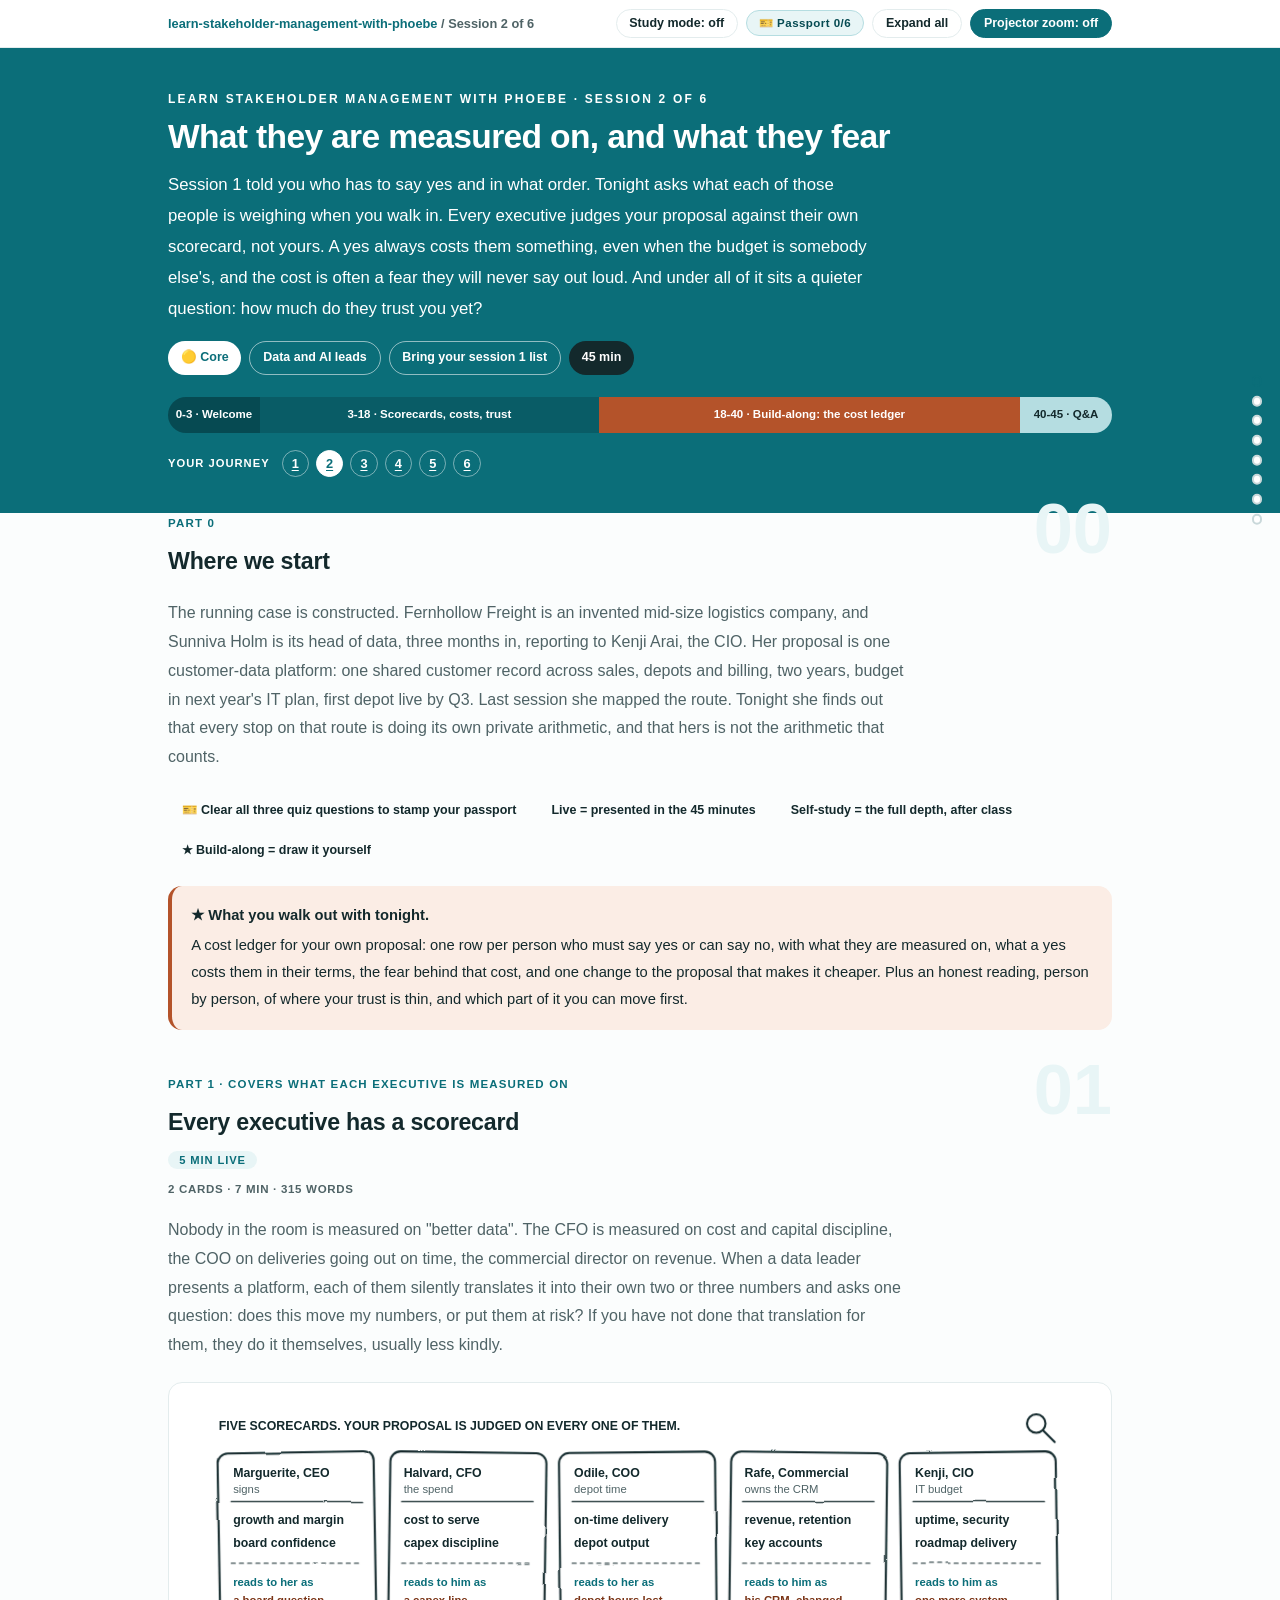
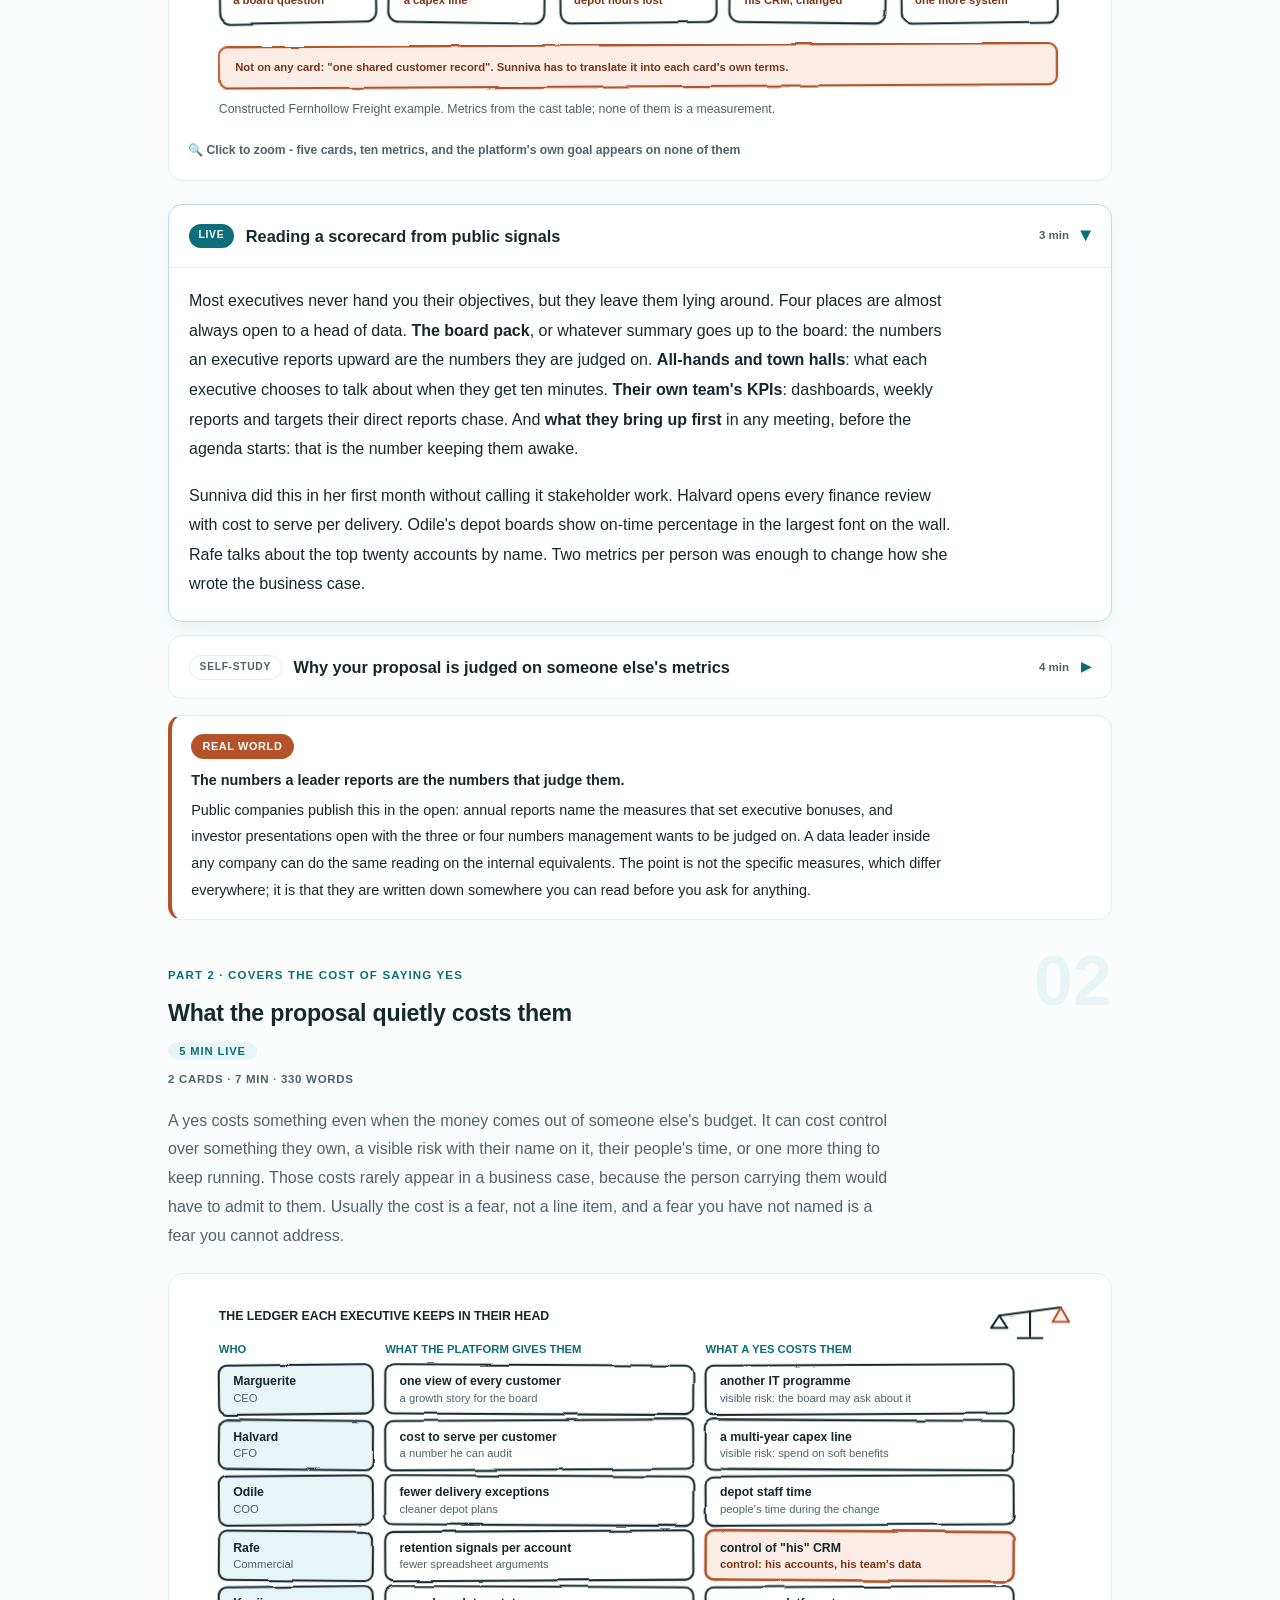
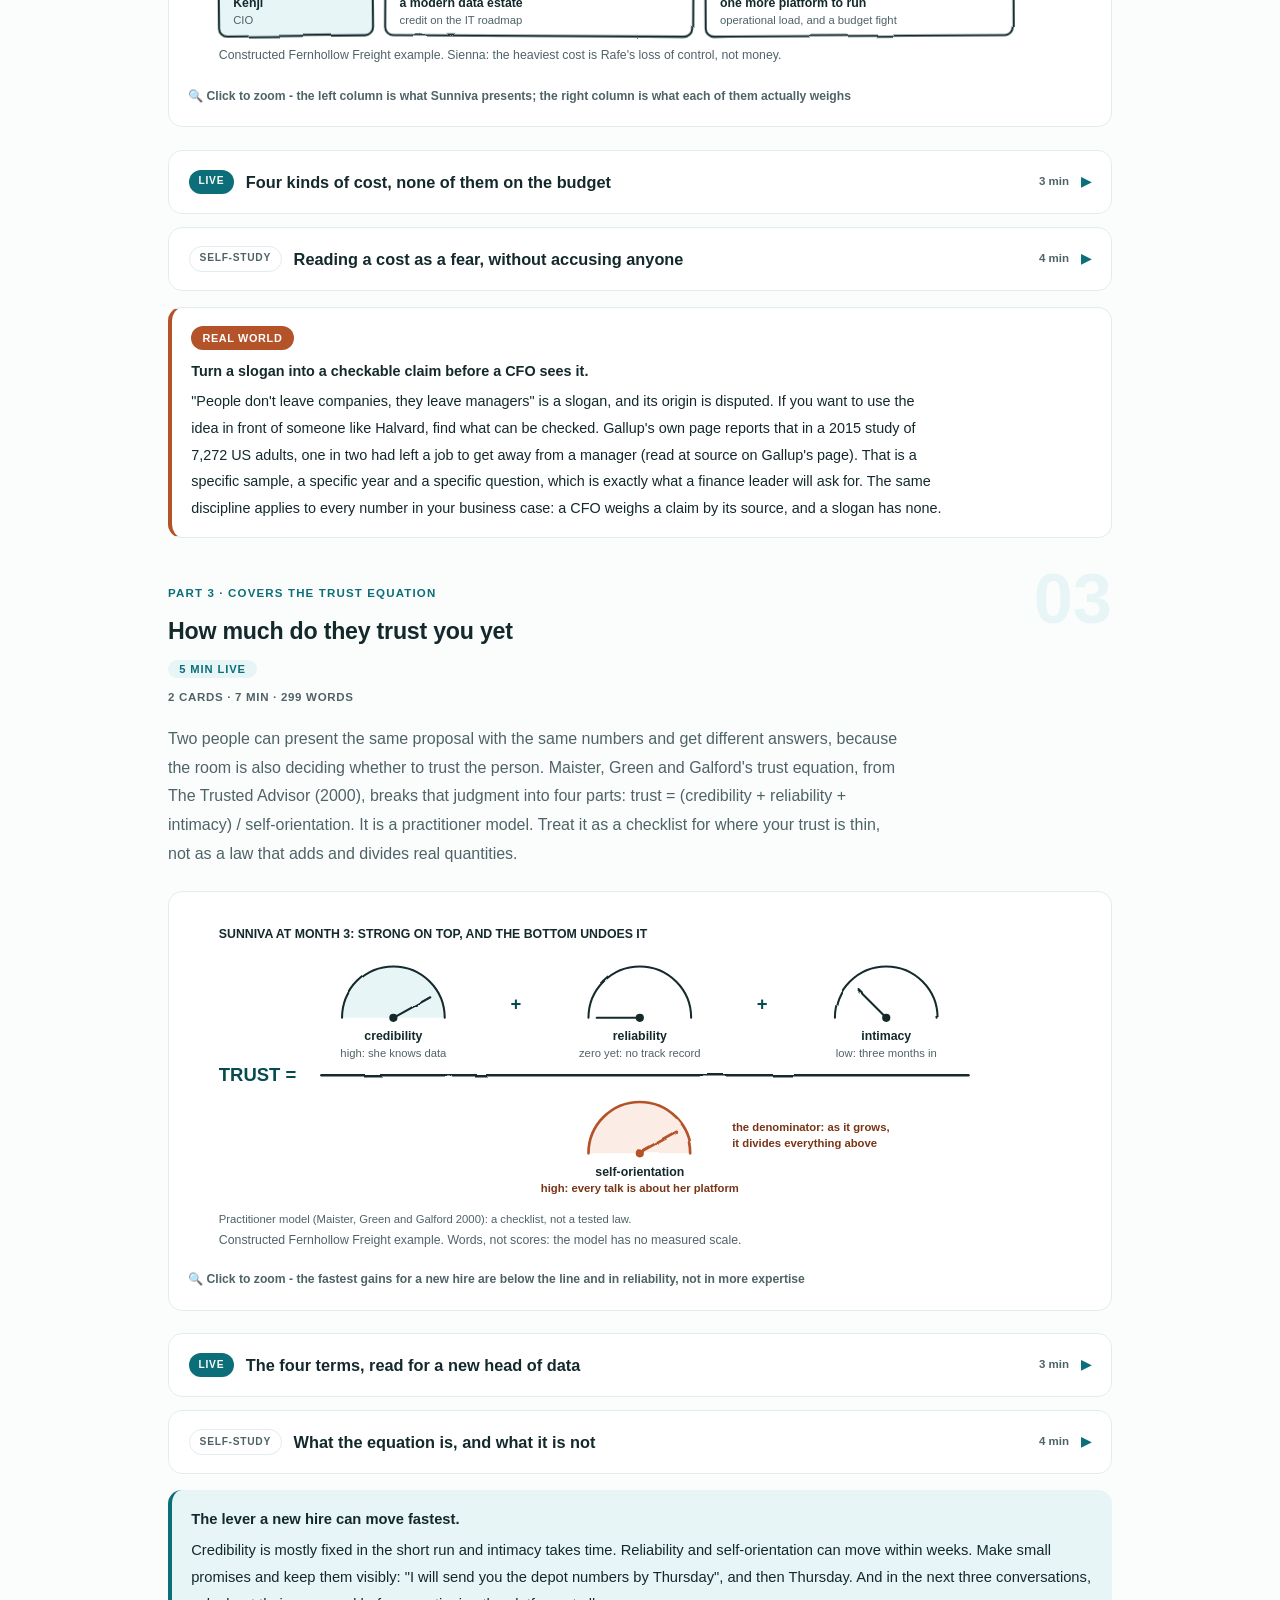
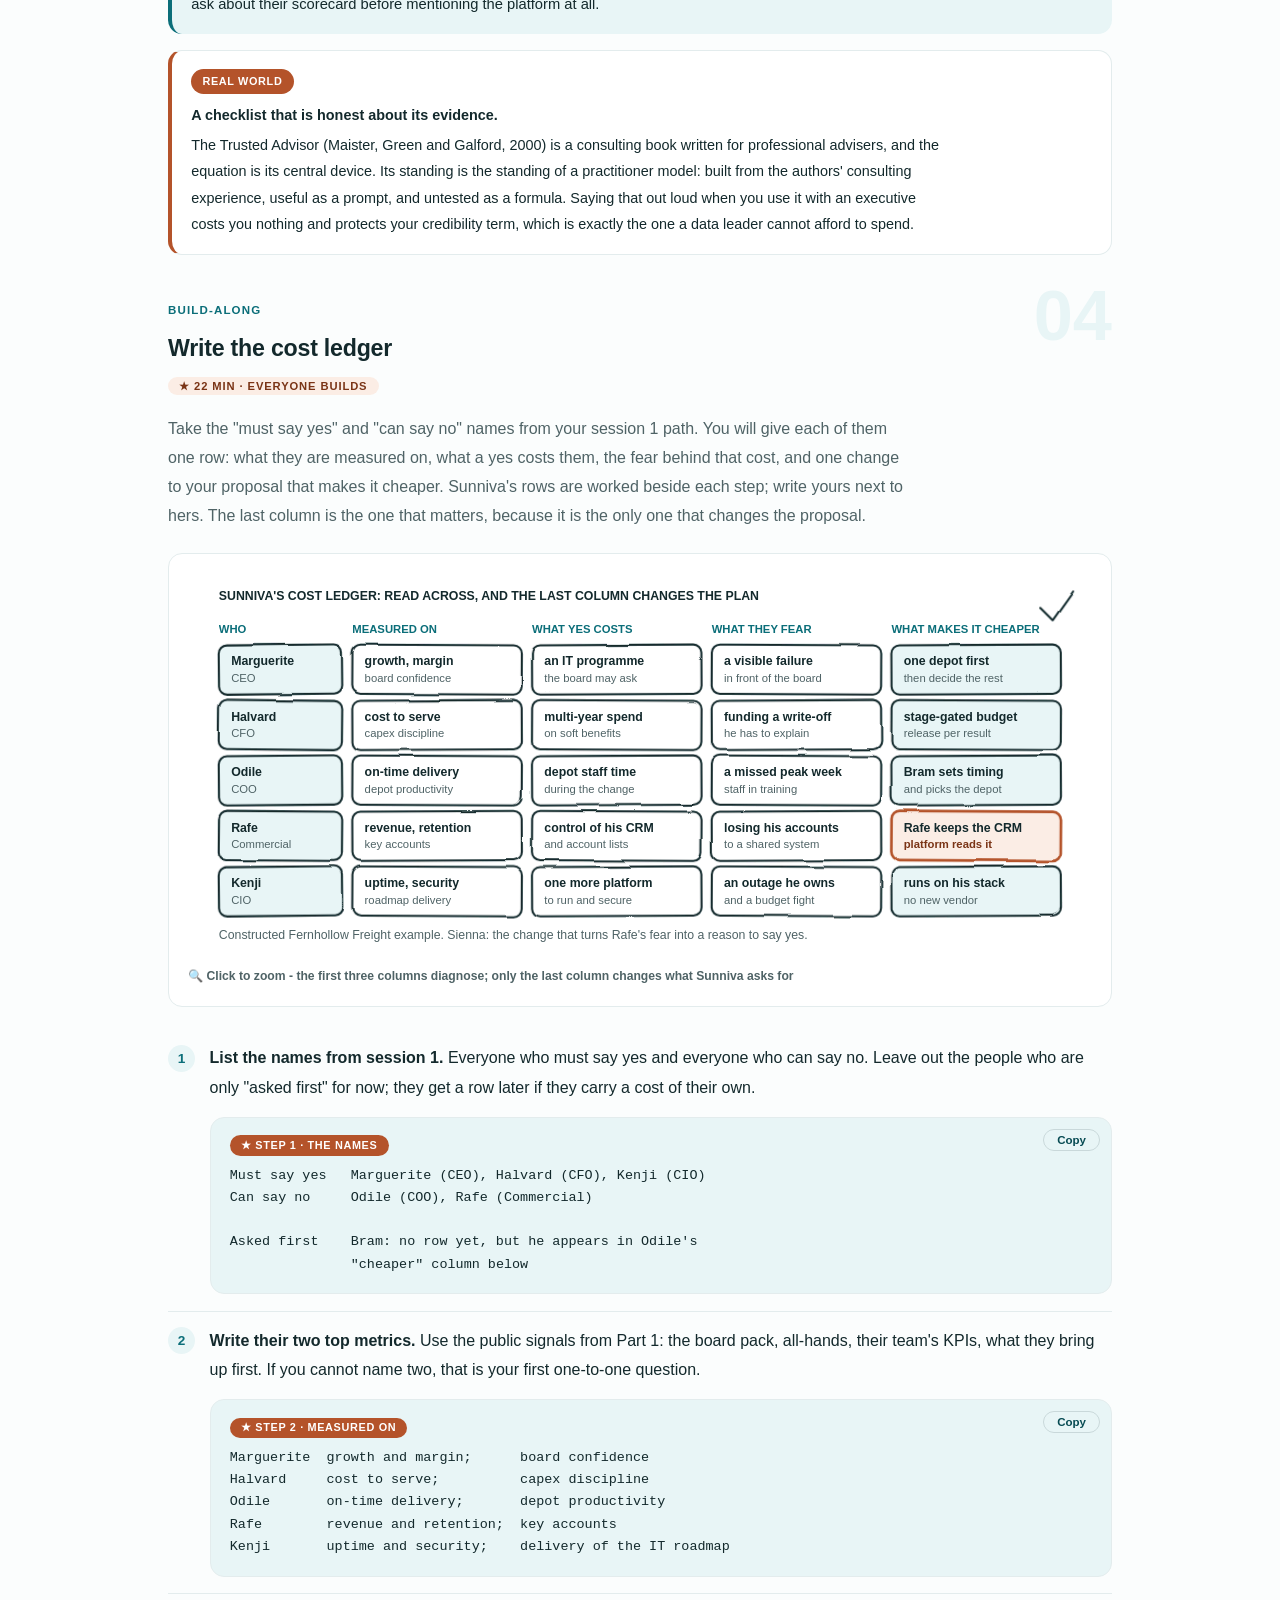
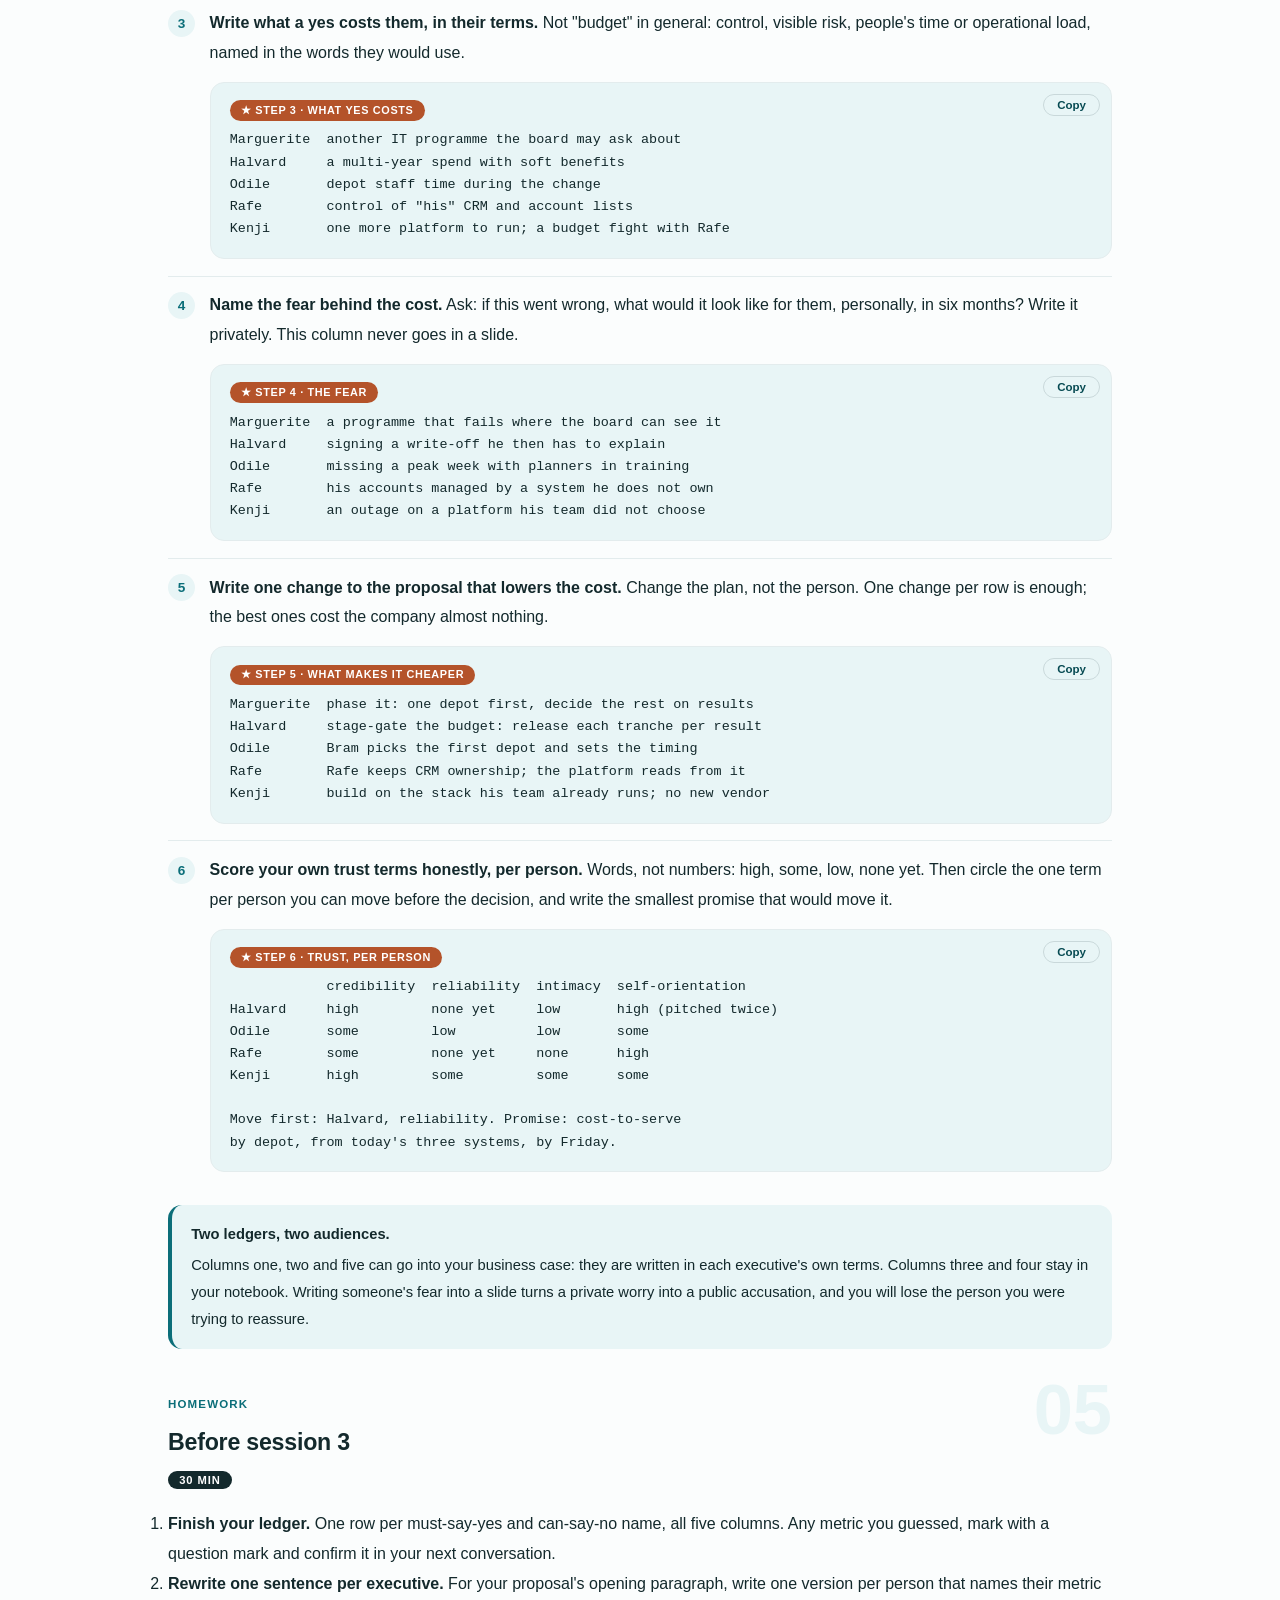
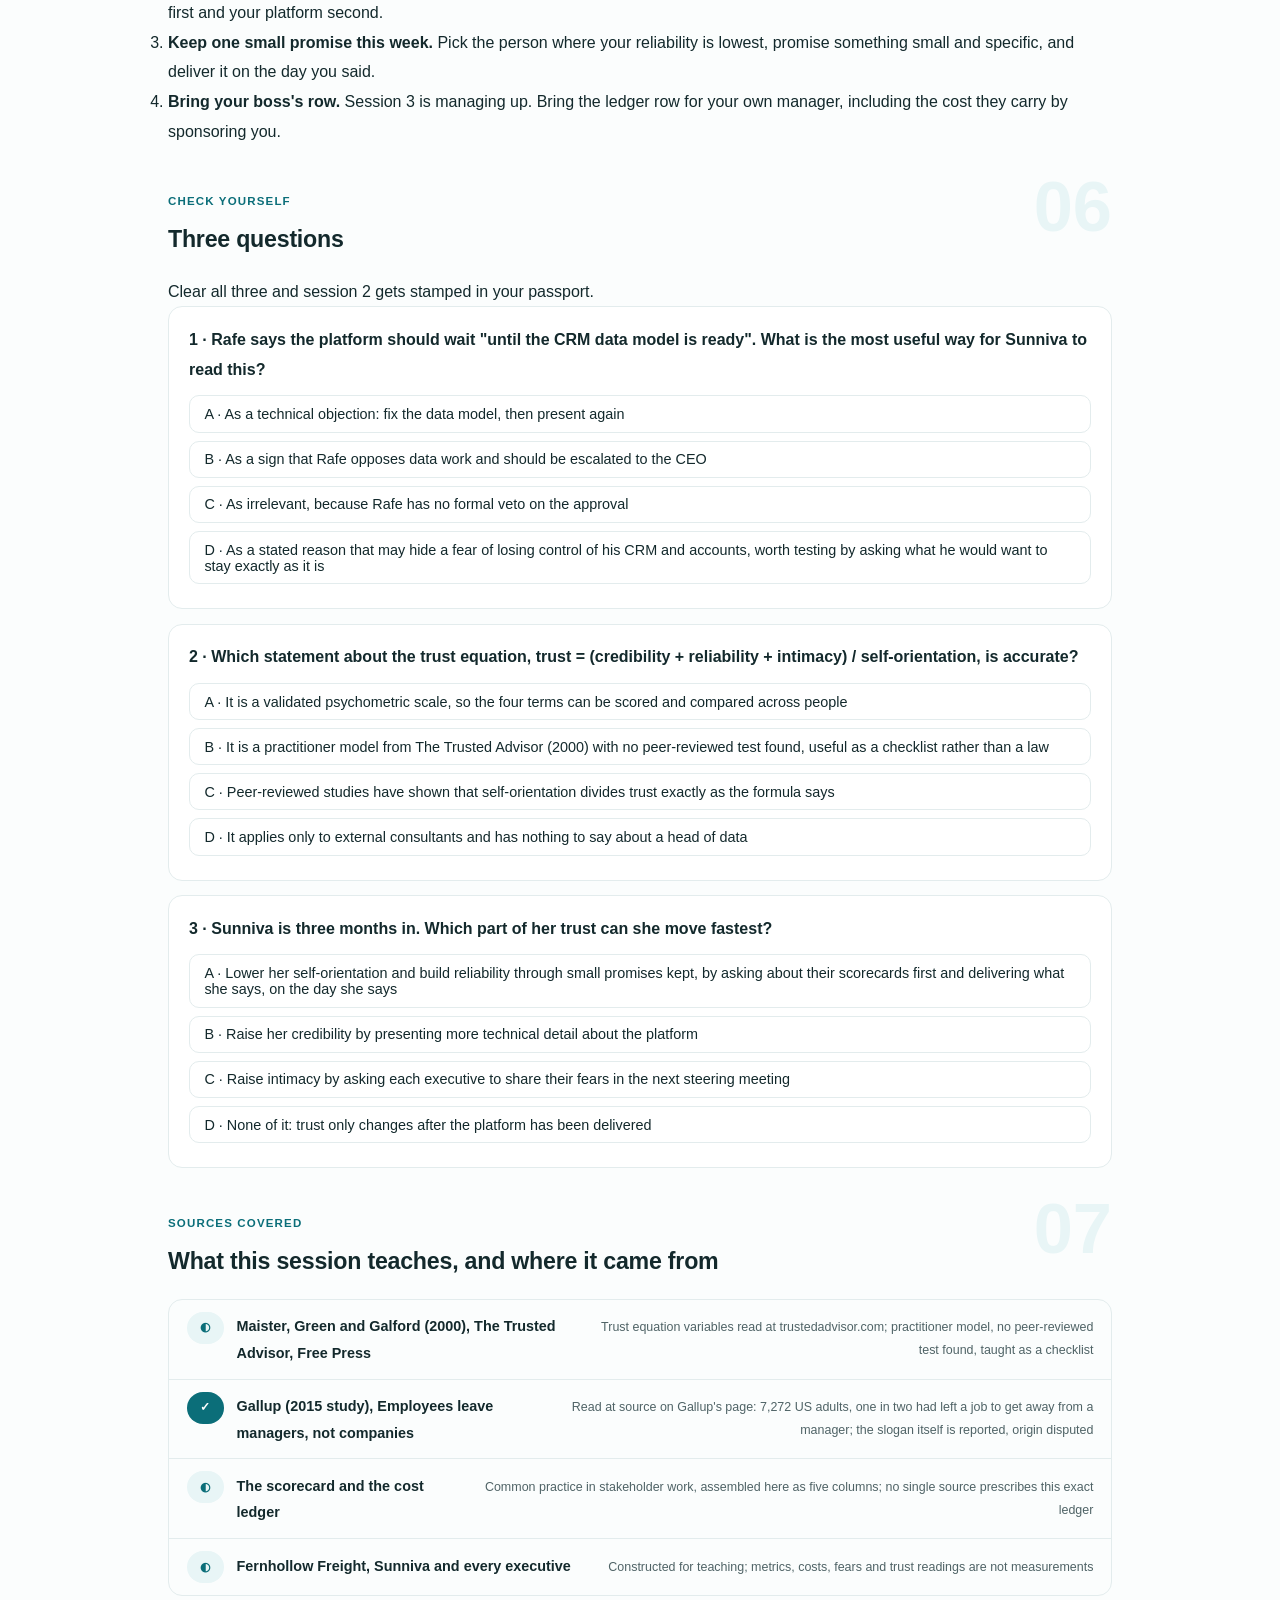
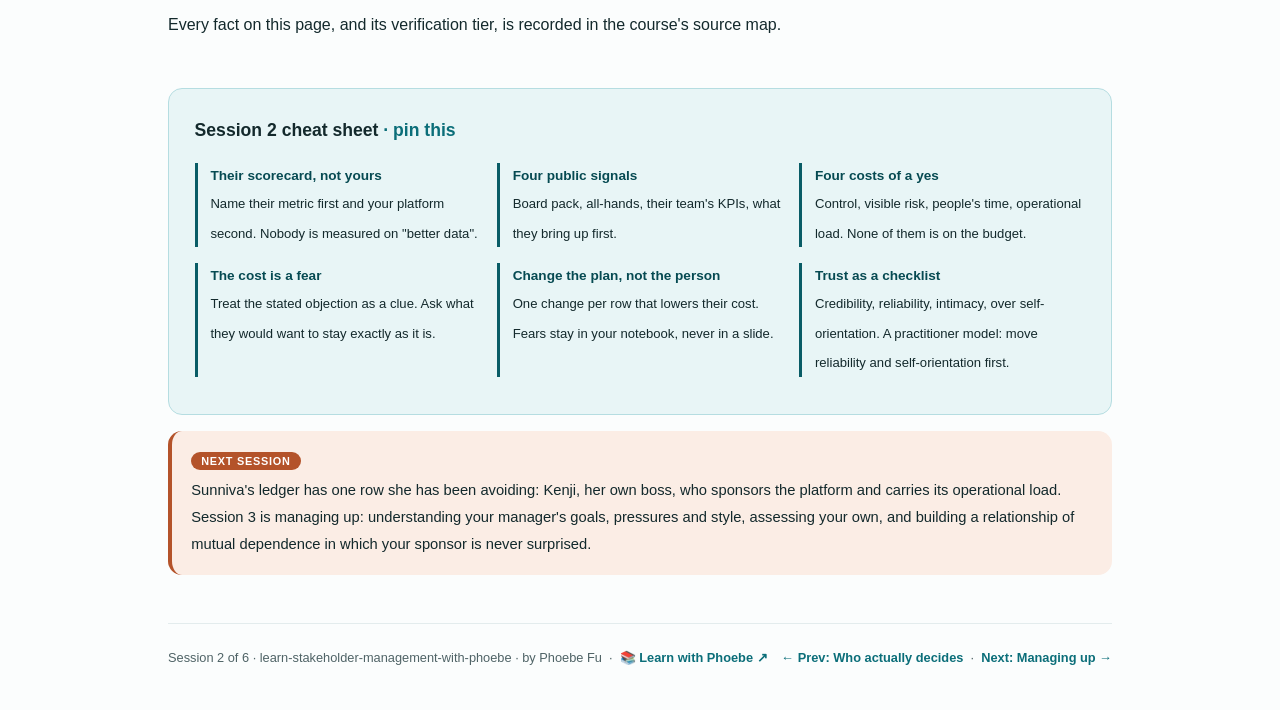
<file: courses/02-measured-on-and-afraid-of.html>
<!DOCTYPE html>
<html lang="en">
<head>
<meta charset="UTF-8">
<meta name="viewport" content="width=device-width, initial-scale=1.0">
<!-- social:start -->
<meta name="description" content="Session 2 of 6. Every executive judges a data proposal against their own scorecard, and a yes always costs them something, often a fear rather than a line item. Read the scorecards, write the cost ledger, and check how much each person trusts you yet.">
<meta property="og:type" content="article">
<meta property="og:site_name" content="Learn with Phoebe">
<meta property="og:title" content="What they are measured on, and what they fear - learn stakeholder management with phoebe">
<meta property="og:description" content="Session 2 of 6. Their scorecard, what a yes quietly costs them, and the trust equation used as a checklist rather than a law.">
<meta property="og:url" content="https://phoebefu6.github.io/learn-stakeholder-management-with-phoebe/courses/02-measured-on-and-afraid-of.html">
<meta property="og:image" content="https://phoebefu6.github.io/learn-stakeholder-management-with-phoebe/assets/og-cover.png">
<meta property="og:image:width" content="1200">
<meta property="og:image:height" content="630">
<meta name="twitter:card" content="summary_large_image">
<meta name="twitter:title" content="What they are measured on, and what they fear - learn stakeholder management with phoebe">
<meta name="twitter:description" content="Session 2 of 6. Scorecards, the cost of a yes, and how much they trust you yet.">
<meta name="twitter:image" content="https://phoebefu6.github.io/learn-stakeholder-management-with-phoebe/assets/og-cover.png">
<!-- social:end -->
<title>Session 2 · What they are measured on, and what they fear - learn stakeholder management with phoebe</title>
<link rel="stylesheet" href="../assets/style.css?v=2">
</head>
<body>

<div class="toolbar">
  <div class="wrap">
    <span class="crumb"><a href="../index.html">learn-stakeholder-management-with-phoebe</a> / Session 2 of 6</span>
    <button class="btn" id="toggle-all" type="button">Expand all</button>
    <button class="btn primary" id="zoom-toggle" type="button">Projector zoom: off</button>
  </div>
</div>

<header class="masthead">
  <div class="wrap">
    <div class="eyebrow">Learn Stakeholder Management with Phoebe · Session 2 of 6</div>
    <h1>What they are measured on, and what they <span class="accent">fear</span></h1>
    <p class="sub">Session 1 told you who has to say yes and in what order. Tonight asks what each of those people is weighing when you walk in. Every executive judges your proposal against their own scorecard, not yours. A yes always costs them something, even when the budget is somebody else's, and the cost is often a fear they will never say out loud. And under all of it sits a quieter question: how much do they trust you yet?</p>
    <div class="chip-row">
      <span class="chip level">🟡 Core</span>
      <span class="chip audience">Data and AI leads</span>
      <span class="chip audience">Bring your session 1 list</span>
      <span class="chip time">45 min</span>
    </div>
    <div class="agenda">
      <span class="a1" style="flex:1">0-3 · Welcome</span>
      <span class="a2" style="flex:4">3-18 · Scorecards, costs, trust</span>
      <span class="a3" style="flex:5">18-40 · Build-along: the cost ledger</span>
      <span class="a4" style="flex:1">40-45 · Q&amp;A</span>
    </div>
  </div>
</header>

<main class="wrap">

  <section class="section" id="intro">
    <div class="section-kicker">
      <span class="klabel">Part 0</span>
      <h2>Where we start</h2>
    </div>
    <p class="lede">The running case is constructed. Fernhollow Freight is an invented mid-size logistics company, and Sunniva Holm is its head of data, three months in, reporting to Kenji Arai, the CIO. Her proposal is one customer-data platform: one shared customer record across sales, depots and billing, two years, budget in next year's IT plan, first depot live by Q3. Last session she mapped the route. Tonight she finds out that every stop on that route is doing its own private arithmetic, and that hers is not the arithmetic that counts.</p>

    <div class="legend">
      <span class="pill">🎫 Clear all three quiz questions to stamp your passport</span>
      <span class="pill">Live = presented in the 45 minutes</span>
      <span class="pill">Self-study = the full depth, after class</span>
      <span class="pill">★ Build-along = draw it yourself</span>
    </div>

    <div class="callout win">
      <p><strong>★ What you walk out with tonight.</strong> A cost ledger for your own proposal: one row per person who must say yes or can say no, with what they are measured on, what a yes costs them in their terms, the fear behind that cost, and one change to the proposal that makes it cheaper. Plus an honest reading, person by person, of where your trust is thin, and which part of it you can move first.</p>
    </div>
  </section>

  <section class="section" id="part-1">
    <div class="section-kicker">
      <span class="klabel">Part 1 · covers what each executive is measured on</span>
      <h2>Every executive has a scorecard</h2>
      <span class="tag concept">5 min live</span>
    </div>
    <p class="lede">Nobody in the room is measured on "better data". The CFO is measured on cost and capital discipline, the COO on deliveries going out on time, the commercial director on revenue. When a data leader presents a platform, each of them silently translates it into their own two or three numbers and asks one question: does this move my numbers, or put them at risk? If you have not done that translation for them, they do it themselves, usually less kindly.</p>

    <figure class="zoomable">
      <svg viewBox="0 0 880 318" xmlns="http://www.w3.org/2000/svg" role="img" aria-label="Five scorecard cards, one per Fernhollow executive, each listing two metrics and how the platform reads to them. Marguerite, CEO: growth and margin, board confidence; reads as a board question. Halvard, CFO: cost to serve, capex discipline; reads as a capex line. Odile, COO: on-time delivery, depot productivity; reads as depot hours lost. Rafe, Commercial: revenue and retention, key accounts; reads as his CRM, changed. Kenji, CIO: uptime and security, roadmap delivery; reads as one more system. A sienna box below says none of the five cards contains one shared customer record.">
        <defs>
          <filter id="s2aSk" x="-3%" y="-3%" width="106%" height="106%"><feTurbulence type="fractalNoise" baseFrequency="0.02" numOctaves="2" seed="52" result="n"/><feDisplacementMap in="SourceGraphic" in2="n" scale="2.4" xChannelSelector="R" yChannelSelector="G"/></filter>
        </defs>
        <style>
          .s2aH { font: 800 12px Inter, sans-serif; fill: #13292C; }
          .s2aL { font: 600 12px Inter, sans-serif; fill: #13292C; }
          .s2aS { font: 400 11px Inter, sans-serif; fill: #4F6366; }
          .s2aB { font: 800 11px Inter, sans-serif; fill: #7A3416; }
          .s2aA { font: 700 11px Inter, sans-serif; fill: #0B6E79; }
          .s2aN { font: 400 12px Inter, sans-serif; fill: #4F6366; }
        </style>

        <text class="s2aH" x="30" y="26">FIVE SCORECARDS. YOUR PROPOSAL IS JUDGED ON EVERY ONE OF THEM.</text>

        <g filter="url(#s2aSk)" fill="none" stroke="#13292C" stroke-width="2" stroke-linecap="round" stroke-linejoin="round">
          <circle cx="826" cy="20" r="9" fill="#FFFFFF"/>
          <path d="M833 27 L844 38"/>
          <rect x="30" y="48" width="152" height="166" rx="10" transform="rotate(-1 106 131)" fill="#FFFFFF"/>
          <rect x="196" y="48" width="152" height="166" rx="10" transform="rotate(0.8 272 131)" fill="#FFFFFF"/>
          <rect x="362" y="48" width="152" height="166" rx="10" transform="rotate(-0.6 438 131)" fill="#FFFFFF"/>
          <rect x="528" y="48" width="152" height="166" rx="10" transform="rotate(0.7 604 131)" fill="#FFFFFF"/>
          <rect x="694" y="48" width="152" height="166" rx="10" transform="rotate(-0.8 770 131)" fill="#FFFFFF"/>
          <path d="M42 96 L170 96 M208 96 L336 96 M374 96 L502 96 M540 96 L668 96 M706 96 L834 96" stroke-width="1.4"/>
          <path d="M42 156 L170 156 M208 156 L336 156 M374 156 L502 156 M540 156 L668 156 M706 156 L834 156" stroke-width="1" stroke-dasharray="4 4"/>
          <rect x="30" y="236" width="816" height="40" rx="8" transform="rotate(-0.3 438 256)" fill="#FBEDE5" stroke="#B4532A"/>
        </g>

        <text class="s2aL" x="44" y="72">Marguerite, CEO</text>
        <text class="s2aS" x="44" y="88">signs</text>
        <text class="s2aL" x="44" y="118">growth and margin</text>
        <text class="s2aL" x="44" y="140">board confidence</text>
        <text class="s2aA" x="44" y="178">reads to her as</text>
        <text class="s2aB" x="44" y="196">a board question</text>

        <text class="s2aL" x="210" y="72">Halvard, CFO</text>
        <text class="s2aS" x="210" y="88">the spend</text>
        <text class="s2aL" x="210" y="118">cost to serve</text>
        <text class="s2aL" x="210" y="140">capex discipline</text>
        <text class="s2aA" x="210" y="178">reads to him as</text>
        <text class="s2aB" x="210" y="196">a capex line</text>

        <text class="s2aL" x="376" y="72">Odile, COO</text>
        <text class="s2aS" x="376" y="88">depot time</text>
        <text class="s2aL" x="376" y="118">on-time delivery</text>
        <text class="s2aL" x="376" y="140">depot output</text>
        <text class="s2aA" x="376" y="178">reads to her as</text>
        <text class="s2aB" x="376" y="196">depot hours lost</text>

        <text class="s2aL" x="542" y="72">Rafe, Commercial</text>
        <text class="s2aS" x="542" y="88">owns the CRM</text>
        <text class="s2aL" x="542" y="118">revenue, retention</text>
        <text class="s2aL" x="542" y="140">key accounts</text>
        <text class="s2aA" x="542" y="178">reads to him as</text>
        <text class="s2aB" x="542" y="196">his CRM, changed</text>

        <text class="s2aL" x="708" y="72">Kenji, CIO</text>
        <text class="s2aS" x="708" y="88">IT budget</text>
        <text class="s2aL" x="708" y="118">uptime, security</text>
        <text class="s2aL" x="708" y="140">roadmap delivery</text>
        <text class="s2aA" x="708" y="178">reads to him as</text>
        <text class="s2aB" x="708" y="196">one more system</text>

        <text class="s2aB" x="46" y="261">Not on any card: "one shared customer record". Sunniva has to translate it into each card's own terms.</text>
        <text class="s2aN" x="30" y="302">Constructed Fernhollow Freight example. Metrics from the cast table; none of them is a measurement.</text>
      </svg>
      <figcaption>🔍 Click to zoom - five cards, ten metrics, and the platform's own goal appears on none of them</figcaption>
    </figure>

    <details class="card" open>
      <summary><span class="mode live">Live</span>Reading a scorecard from public signals<span class="mini">3 min</span><span class="caret">▶</span></summary>
      <div class="body">
        <p>Most executives never hand you their objectives, but they leave them lying around. Four places are almost always open to a head of data. <strong>The board pack</strong>, or whatever summary goes up to the board: the numbers an executive reports upward are the numbers they are judged on. <strong>All-hands and town halls</strong>: what each executive chooses to talk about when they get ten minutes. <strong>Their own team's KPIs</strong>: dashboards, weekly reports and targets their direct reports chase. And <strong>what they bring up first</strong> in any meeting, before the agenda starts: that is the number keeping them awake.</p>
        <p>Sunniva did this in her first month without calling it stakeholder work. Halvard opens every finance review with cost to serve per delivery. Odile's depot boards show on-time percentage in the largest font on the wall. Rafe talks about the top twenty accounts by name. Two metrics per person was enough to change how she wrote the business case.</p>
      </div>
    </details>

    <details class="card">
      <summary><span class="mode self">Self-study</span>Why your proposal is judged on someone else's metrics<span class="mini">4 min</span><span class="caret">▶</span></summary>
      <div class="body">
        <p>A data platform is infrastructure: its benefit shows up in other people's numbers, a little later, and shared across several of them. That makes it unusually easy to argue for in general and unusually hard for any one executive to own. Each of them sees a slice of the benefit and the whole of their own risk.</p>
        <p>The practical consequence is a rule, not a slogan: write one sentence per executive that names their metric, and only then name the platform. "Cost to serve per customer, measured on one record instead of three" lands with Halvard. "A single customer record" lands with nobody, because nobody is measured on it.</p>
        <p>The marketing, brand and business-development version of this, reading a partner team's scorecard before you ask anything of it, is taught in <a href="https://phoebefu6.github.io/learn-marketing-analytics-with-phoebe/courses/p1-in-their-shoes.html">Marketing Analytics, the partner's scorecard ↗</a>. Use it when your stakeholders sit in marketing; the move here is the same one, applied upward to five executives at once.</p>
      </div>
    </details>

    <div class="callout example">
      <span class="ex-pill">Real world</span>
      <p><strong>The numbers a leader reports are the numbers that judge them.</strong> Public companies publish this in the open: annual reports name the measures that set executive bonuses, and investor presentations open with the three or four numbers management wants to be judged on. A data leader inside any company can do the same reading on the internal equivalents. The point is not the specific measures, which differ everywhere; it is that they are written down somewhere you can read before you ask for anything.</p>
    </div>
  </section>

  <section class="section" id="part-2">
    <div class="section-kicker">
      <span class="klabel">Part 2 · covers the cost of saying yes</span>
      <h2>What the proposal quietly costs them</h2>
      <span class="tag concept">5 min live</span>
    </div>
    <p class="lede">A yes costs something even when the money comes out of someone else's budget. It can cost control over something they own, a visible risk with their name on it, their people's time, or one more thing to keep running. Those costs rarely appear in a business case, because the person carrying them would have to admit to them. Usually the cost is a fear, not a line item, and a fear you have not named is a fear you cannot address.</p>

    <figure class="zoomable">
      <svg viewBox="0 0 880 372" xmlns="http://www.w3.org/2000/svg" role="img" aria-label="A ledger with one row per executive. Marguerite gains one view of every customer and pays with another IT programme the board may ask about. Halvard gains cost to serve per customer and pays with multi-year capex on soft benefits. Odile gains fewer delivery exceptions and pays with depot staff time. Rafe gains retention signals per account and pays with control of his CRM, highlighted in sienna as the heaviest cost. Kenji gains a modern data estate and pays with one more platform to run.">
        <defs>
          <filter id="s2bSk" x="-3%" y="-3%" width="106%" height="106%"><feTurbulence type="fractalNoise" baseFrequency="0.02" numOctaves="2" seed="64" result="n"/><feDisplacementMap in="SourceGraphic" in2="n" scale="2.4" xChannelSelector="R" yChannelSelector="G"/></filter>
        </defs>
        <style>
          .s2bH { font: 800 12px Inter, sans-serif; fill: #13292C; }
          .s2bL { font: 600 12px Inter, sans-serif; fill: #13292C; }
          .s2bS { font: 400 11px Inter, sans-serif; fill: #4F6366; }
          .s2bB { font: 800 11px Inter, sans-serif; fill: #7A3416; }
          .s2bA { font: 700 11px Inter, sans-serif; fill: #0B6E79; }
          .s2bN { font: 400 12px Inter, sans-serif; fill: #4F6366; }
        </style>

        <text class="s2bH" x="30" y="26">THE LEDGER EACH EXECUTIVE KEEPS IN THEIR HEAD</text>

        <g filter="url(#s2bSk)" fill="none" stroke="#13292C" stroke-width="2" stroke-linecap="round" stroke-linejoin="round">
          <path d="M790 22 L850 14"/>
          <path d="M820 18 L820 42 M808 44 L832 44"/>
          <path d="M790 22 L782 34 L798 34 Z"/>
          <path d="M850 14 L842 28 L858 28 Z" fill="#FBEDE5" stroke="#B4532A"/>
          <rect x="30" y="70" width="150" height="48" rx="8" transform="rotate(-0.6 105 94)" fill="#E8F5F6"/>
          <rect x="192" y="70" width="300" height="48" rx="8" transform="rotate(0.3 342 94)" fill="#FFFFFF"/>
          <rect x="504" y="70" width="300" height="48" rx="8" transform="rotate(-0.3 654 94)" fill="#FFFFFF"/>
          <rect x="30" y="124" width="150" height="48" rx="8" transform="rotate(0.6 105 148)" fill="#E8F5F6"/>
          <rect x="192" y="124" width="300" height="48" rx="8" transform="rotate(-0.3 342 148)" fill="#FFFFFF"/>
          <rect x="504" y="124" width="300" height="48" rx="8" transform="rotate(0.3 654 148)" fill="#FFFFFF"/>
          <rect x="30" y="178" width="150" height="48" rx="8" transform="rotate(-0.5 105 202)" fill="#E8F5F6"/>
          <rect x="192" y="178" width="300" height="48" rx="8" transform="rotate(0.3 342 202)" fill="#FFFFFF"/>
          <rect x="504" y="178" width="300" height="48" rx="8" transform="rotate(-0.3 654 202)" fill="#FFFFFF"/>
          <rect x="30" y="232" width="150" height="48" rx="8" transform="rotate(0.5 105 256)" fill="#E8F5F6"/>
          <rect x="192" y="232" width="300" height="48" rx="8" transform="rotate(-0.3 342 256)" fill="#FFFFFF"/>
          <rect x="504" y="232" width="300" height="48" rx="8" transform="rotate(0.4 654 256)" fill="#FBEDE5" stroke="#B4532A" stroke-width="2.6"/>
          <rect x="30" y="286" width="150" height="48" rx="8" transform="rotate(-0.6 105 310)" fill="#E8F5F6"/>
          <rect x="192" y="286" width="300" height="48" rx="8" transform="rotate(0.3 342 310)" fill="#FFFFFF"/>
          <rect x="504" y="286" width="300" height="48" rx="8" transform="rotate(-0.3 654 310)" fill="#FFFFFF"/>
        </g>

        <text class="s2bA" x="30" y="58">WHO</text>
        <text class="s2bA" x="192" y="58">WHAT THE PLATFORM GIVES THEM</text>
        <text class="s2bA" x="504" y="58">WHAT A YES COSTS THEM</text>

        <text class="s2bL" x="44" y="90">Marguerite</text>
        <text class="s2bS" x="44" y="106">CEO</text>
        <text class="s2bL" x="206" y="90">one view of every customer</text>
        <text class="s2bS" x="206" y="106">a growth story for the board</text>
        <text class="s2bL" x="518" y="90">another IT programme</text>
        <text class="s2bS" x="518" y="106">visible risk: the board may ask about it</text>

        <text class="s2bL" x="44" y="144">Halvard</text>
        <text class="s2bS" x="44" y="160">CFO</text>
        <text class="s2bL" x="206" y="144">cost to serve per customer</text>
        <text class="s2bS" x="206" y="160">a number he can audit</text>
        <text class="s2bL" x="518" y="144">a multi-year capex line</text>
        <text class="s2bS" x="518" y="160">visible risk: spend on soft benefits</text>

        <text class="s2bL" x="44" y="198">Odile</text>
        <text class="s2bS" x="44" y="214">COO</text>
        <text class="s2bL" x="206" y="198">fewer delivery exceptions</text>
        <text class="s2bS" x="206" y="214">cleaner depot plans</text>
        <text class="s2bL" x="518" y="198">depot staff time</text>
        <text class="s2bS" x="518" y="214">people's time during the change</text>

        <text class="s2bL" x="44" y="252">Rafe</text>
        <text class="s2bS" x="44" y="268">Commercial</text>
        <text class="s2bL" x="206" y="252">retention signals per account</text>
        <text class="s2bS" x="206" y="268">fewer spreadsheet arguments</text>
        <text class="s2bL" x="518" y="252">control of "his" CRM</text>
        <text class="s2bB" x="518" y="268">control: his accounts, his team's data</text>

        <text class="s2bL" x="44" y="306">Kenji</text>
        <text class="s2bS" x="44" y="322">CIO</text>
        <text class="s2bL" x="206" y="306">a modern data estate</text>
        <text class="s2bS" x="206" y="322">credit on the IT roadmap</text>
        <text class="s2bL" x="518" y="306">one more platform to run</text>
        <text class="s2bS" x="518" y="322">operational load, and a budget fight</text>

        <text class="s2bN" x="30" y="356">Constructed Fernhollow Freight example. Sienna: the heaviest cost is Rafe's loss of control, not money.</text>
      </svg>
      <figcaption>🔍 Click to zoom - the left column is what Sunniva presents; the right column is what each of them actually weighs</figcaption>
    </figure>

    <details class="card">
      <summary><span class="mode live">Live</span>Four kinds of cost, none of them on the budget<span class="mini">3 min</span><span class="caret">▶</span></summary>
      <div class="body">
        <p><strong>Control.</strong> Rafe built the CRM the commercial team runs on. One shared customer record means somebody else can see, and eventually change, the accounts his people own. Nobody in a meeting says "I am afraid of losing control"; they say "the data model is not ready" or "we have a major renewal season coming". <strong>Visible risk.</strong> Halvard is not against data. He is against signing a multi-year capital line whose benefits are soft, because if it disappoints, it is his signature the auditors and the board will find.</p>
        <p><strong>People's time.</strong> Odile's depots run on tight shifts. Any change means planners in training instead of planning, in the months her on-time number is most exposed. <strong>Operational load.</strong> Kenji is Sunniva's own boss and sponsor, and still the platform is one more thing his team must secure, patch and keep running, plus a budget argument with Rafe over who pays for the CRM side. A sponsor with an unspoken cost is a sponsor who goes quiet when it gets hard.</p>
      </div>
    </details>

    <details class="card">
      <summary><span class="mode self">Self-study</span>Reading a cost as a fear, without accusing anyone<span class="mini">4 min</span><span class="caret">▶</span></summary>
      <div class="body">
        <p>The objection you hear is rarely the cost underneath. "Not this year" from a director who owns the system you need usually means "I do not know what I keep". The useful move is to treat the stated objection as a clue and ask a question that lets the person name the real cost without losing face: "If this went ahead, what would you want to stay exactly as it is?"</p>
        <p>Then change the proposal, not the person. At Fernhollow, Rafe keeps ownership of the CRM and the platform reads from it; his team keeps editing accounts where they always have. The benefit to the company is almost the same and the cost to Rafe drops from "control" to "a read connection". Separating what someone says they want from why they want it is the core of negotiation, taught in <a href="https://phoebefu6.github.io/learn-negotiation-with-phoebe/courses/01-positions-and-interests.html">Negotiation, Positions and interests ↗</a>; this session only needs the first half of it: name the fear before you argue the case.</p>
      </div>
    </details>

    <div class="callout example">
      <span class="ex-pill">Real world</span>
      <p><strong>Turn a slogan into a checkable claim before a CFO sees it.</strong> "People don't leave companies, they leave managers" is a slogan, and its origin is disputed. If you want to use the idea in front of someone like Halvard, find what can be checked. Gallup's own page reports that in a 2015 study of 7,272 US adults, one in two had left a job to get away from a manager (read at source on Gallup's page). That is a specific sample, a specific year and a specific question, which is exactly what a finance leader will ask for. The same discipline applies to every number in your business case: a CFO weighs a claim by its source, and a slogan has none.</p>
    </div>
  </section>

  <section class="section" id="part-3">
    <div class="section-kicker">
      <span class="klabel">Part 3 · covers the trust equation</span>
      <h2>How much do they trust you yet</h2>
      <span class="tag concept">5 min live</span>
    </div>
    <p class="lede">Two people can present the same proposal with the same numbers and get different answers, because the room is also deciding whether to trust the person. Maister, Green and Galford's trust equation, from The Trusted Advisor (2000), breaks that judgment into four parts: trust = (credibility + reliability + intimacy) / self-orientation. It is a practitioner model. Treat it as a checklist for where your trust is thin, not as a law that adds and divides real quantities.</p>

    <figure class="zoomable">
      <svg viewBox="0 0 880 338" xmlns="http://www.w3.org/2000/svg" role="img" aria-label="The trust equation drawn as a fraction with four dials. Above the line: credibility reading high, reliability reading zero so far, intimacy reading low. Below the line, highlighted in sienna: self-orientation reading high, because every conversation is about her platform. The readings are Sunniva's at month three, constructed, in words not scores.">
        <defs>
          <filter id="s2cSk" x="-3%" y="-3%" width="106%" height="106%"><feTurbulence type="fractalNoise" baseFrequency="0.02" numOctaves="2" seed="78" result="n"/><feDisplacementMap in="SourceGraphic" in2="n" scale="2.4" xChannelSelector="R" yChannelSelector="G"/></filter>
        </defs>
        <style>
          .s2cH { font: 800 12px Inter, sans-serif; fill: #13292C; }
          .s2cL { font: 600 12px Inter, sans-serif; fill: #13292C; }
          .s2cS { font: 400 11px Inter, sans-serif; fill: #4F6366; }
          .s2cB { font: 800 11px Inter, sans-serif; fill: #7A3416; }
          .s2cV { font: 800 18px Inter, sans-serif; fill: #064A52; }
          .s2cN { font: 400 12px Inter, sans-serif; fill: #4F6366; }
        </style>

        <text class="s2cH" x="30" y="26">SUNNIVA AT MONTH 3: STRONG ON TOP, AND THE BOTTOM UNDOES IT</text>

        <g filter="url(#s2cSk)" fill="none" stroke="#13292C" stroke-width="2" stroke-linecap="round" stroke-linejoin="round">
          <path d="M150 104 A50 50 0 0 1 250 104" fill="#E8F5F6"/>
          <path d="M200 104 L236 84"/>
          <circle cx="200" cy="104" r="3" fill="#13292C"/>
          <path d="M390 104 A50 50 0 0 1 490 104" fill="#FFFFFF"/>
          <path d="M440 104 L398 104"/>
          <circle cx="440" cy="104" r="3" fill="#13292C"/>
          <path d="M630 104 A50 50 0 0 1 730 104" fill="#FFFFFF"/>
          <path d="M680 104 L652 76"/>
          <circle cx="680" cy="104" r="3" fill="#13292C"/>
          <path d="M130 160 L760 160" stroke-width="2.6"/>
          <path d="M390 236 A50 50 0 0 1 490 236" fill="#FBEDE5" stroke="#B4532A" stroke-width="2.6"/>
          <path d="M440 236 L476 216" stroke="#B4532A" stroke-width="2.6"/>
          <circle cx="440" cy="236" r="3" fill="#B4532A" stroke="#B4532A"/>
        </g>

        <text class="s2cV" x="30" y="166">TRUST =</text>
        <text class="s2cV" x="314" y="96">+</text>
        <text class="s2cV" x="554" y="96">+</text>

        <text class="s2cL" x="200" y="126" text-anchor="middle">credibility</text>
        <text class="s2cS" x="200" y="142" text-anchor="middle">high: she knows data</text>
        <text class="s2cL" x="440" y="126" text-anchor="middle">reliability</text>
        <text class="s2cS" x="440" y="142" text-anchor="middle">zero yet: no track record</text>
        <text class="s2cL" x="680" y="126" text-anchor="middle">intimacy</text>
        <text class="s2cS" x="680" y="142" text-anchor="middle">low: three months in</text>

        <text class="s2cL" x="440" y="258" text-anchor="middle">self-orientation</text>
        <text class="s2cB" x="440" y="274" text-anchor="middle">high: every talk is about her platform</text>
        <text class="s2cB" x="530" y="214">the denominator: as it grows,</text>
        <text class="s2cB" x="530" y="230">it divides everything above</text>

        <text class="s2cS" x="30" y="304">Practitioner model (Maister, Green and Galford 2000): a checklist, not a tested law.</text>
        <text class="s2cN" x="30" y="324">Constructed Fernhollow Freight example. Words, not scores: the model has no measured scale.</text>
      </svg>
      <figcaption>🔍 Click to zoom - the fastest gains for a new hire are below the line and in reliability, not in more expertise</figcaption>
    </figure>

    <details class="card">
      <summary><span class="mode live">Live</span>The four terms, read for a new head of data<span class="mini">3 min</span><span class="caret">▶</span></summary>
      <div class="body">
        <p><strong>Credibility</strong> is whether people believe what you say about your subject. Sunniva arrived with this: she was hired for it, and her first analyses were sharp. <strong>Reliability</strong> is whether you do what you said you would, repeatedly. At month three she has had no time to build a record, so it reads close to zero, however capable she is. <strong>Intimacy</strong> is whether people feel safe telling you things that are uncomfortable, the risk they have not raised in a meeting. Three months is not long enough for most executives to tell her what they are really worried about.</p>
        <p><strong>Self-orientation</strong> sits underneath, and it is the one most data leaders miss in themselves. When every conversation steers back to the platform, the other person hears that the conversation is about Sunniva's goal, not their problem. In the model, that one term divides all the others.</p>
      </div>
    </details>

    <details class="card">
      <summary><span class="mode self">Self-study</span>What the equation is, and what it is not<span class="mini">4 min</span><span class="caret">▶</span></summary>
      <div class="body">
        <p>The four variable names were read on the authors' own site, trustedadvisor.com. The equation comes from a practitioner book written by consultants for consultants, and no peer-reviewed test of it was found. There is no evidence that credibility, reliability and intimacy add up as quantities, or that self-orientation divides them, and nobody has a validated scale to score any of the four. Some readers treat the arithmetic as a figure of speech; others quote it as if it were measured. Neither side has the data to settle it, so do not resolve it in your favour.</p>
        <p>What survives the uncertainty is the checklist. Four questions, asked honestly per person: do they believe me on the subject, have I kept my promises to them, would they tell me the uncomfortable thing, and do they hear my agenda or theirs? That is useful whether or not the maths holds, and it is how the build-along uses it.</p>
      </div>
    </details>

    <div class="callout tip">
      <p><strong>The lever a new hire can move fastest.</strong> Credibility is mostly fixed in the short run and intimacy takes time. Reliability and self-orientation can move within weeks. Make small promises and keep them visibly: "I will send you the depot numbers by Thursday", and then Thursday. And in the next three conversations, ask about their scorecard before mentioning the platform at all.</p>
    </div>

    <div class="callout example">
      <span class="ex-pill">Real world</span>
      <p><strong>A checklist that is honest about its evidence.</strong> The Trusted Advisor (Maister, Green and Galford, 2000) is a consulting book written for professional advisers, and the equation is its central device. Its standing is the standing of a practitioner model: built from the authors' consulting experience, useful as a prompt, and untested as a formula. Saying that out loud when you use it with an executive costs you nothing and protects your credibility term, which is exactly the one a data leader cannot afford to spend.</p>
    </div>
  </section>

  <section class="section" id="demo-1">
    <div class="section-kicker">
      <span class="klabel">Build-along</span>
      <h2>Write the cost ledger</h2>
      <span class="tag demo">★ 22 min · everyone builds</span>
    </div>
    <p class="lede">Take the "must say yes" and "can say no" names from your session 1 path. You will give each of them one row: what they are measured on, what a yes costs them, the fear behind that cost, and one change to your proposal that makes it cheaper. Sunniva's rows are worked beside each step; write yours next to hers. The last column is the one that matters, because it is the only one that changes the proposal.</p>

    <figure class="zoomable">
      <svg viewBox="0 0 880 372" xmlns="http://www.w3.org/2000/svg" role="img" aria-label="Sunniva's cost ledger, one row per executive, four columns: measured on, what yes costs, what they fear, what makes it cheaper. Marguerite: growth and margin; an IT programme; a visible failure in front of the board; phased, one depot first. Halvard: cost to serve; multi-year spend; funding a write-off; stage-gated budget. Odile: on-time delivery; depot staff time; a missed peak week; Bram sets timing. Rafe: revenue and retention; control of his CRM; losing his accounts; Rafe keeps the CRM and the platform reads from it, highlighted in sienna. Kenji: uptime and security; one more platform; an outage he owns; runs on his stack.">
        <defs>
          <filter id="s2dSk" x="-3%" y="-3%" width="106%" height="106%"><feTurbulence type="fractalNoise" baseFrequency="0.02" numOctaves="2" seed="91" result="n"/><feDisplacementMap in="SourceGraphic" in2="n" scale="2.4" xChannelSelector="R" yChannelSelector="G"/></filter>
        </defs>
        <style>
          .s2dH { font: 800 12px Inter, sans-serif; fill: #13292C; }
          .s2dL { font: 600 12px Inter, sans-serif; fill: #13292C; }
          .s2dS { font: 400 11px Inter, sans-serif; fill: #4F6366; }
          .s2dB { font: 800 11px Inter, sans-serif; fill: #7A3416; }
          .s2dA { font: 700 11px Inter, sans-serif; fill: #0B6E79; }
          .s2dN { font: 400 12px Inter, sans-serif; fill: #4F6366; }
        </style>

        <text class="s2dH" x="30" y="26">SUNNIVA'S COST LEDGER: READ ACROSS, AND THE LAST COLUMN CHANGES THE PLAN</text>

        <g filter="url(#s2dSk)" fill="none" stroke="#13292C" stroke-width="2" stroke-linecap="round" stroke-linejoin="round">
          <path d="M830 34 L842 46 L862 18"/>
          <rect x="30" y="70" width="120" height="48" rx="8" transform="rotate(-0.6 90 94)" fill="#E8F5F6"/>
          <rect x="160" y="70" width="165" height="48" rx="8" transform="rotate(0.3 242 94)" fill="#FFFFFF"/>
          <rect x="335" y="70" width="165" height="48" rx="8" transform="rotate(-0.3 417 94)" fill="#FFFFFF"/>
          <rect x="510" y="70" width="165" height="48" rx="8" transform="rotate(0.3 592 94)" fill="#FFFFFF"/>
          <rect x="685" y="70" width="165" height="48" rx="8" transform="rotate(-0.3 767 94)" fill="#E8F5F6"/>
          <rect x="30" y="124" width="120" height="48" rx="8" transform="rotate(0.6 90 148)" fill="#E8F5F6"/>
          <rect x="160" y="124" width="165" height="48" rx="8" transform="rotate(-0.3 242 148)" fill="#FFFFFF"/>
          <rect x="335" y="124" width="165" height="48" rx="8" transform="rotate(0.3 417 148)" fill="#FFFFFF"/>
          <rect x="510" y="124" width="165" height="48" rx="8" transform="rotate(-0.3 592 148)" fill="#FFFFFF"/>
          <rect x="685" y="124" width="165" height="48" rx="8" transform="rotate(0.3 767 148)" fill="#E8F5F6"/>
          <rect x="30" y="178" width="120" height="48" rx="8" transform="rotate(-0.5 90 202)" fill="#E8F5F6"/>
          <rect x="160" y="178" width="165" height="48" rx="8" transform="rotate(0.3 242 202)" fill="#FFFFFF"/>
          <rect x="335" y="178" width="165" height="48" rx="8" transform="rotate(-0.3 417 202)" fill="#FFFFFF"/>
          <rect x="510" y="178" width="165" height="48" rx="8" transform="rotate(0.3 592 202)" fill="#FFFFFF"/>
          <rect x="685" y="178" width="165" height="48" rx="8" transform="rotate(-0.3 767 202)" fill="#E8F5F6"/>
          <rect x="30" y="232" width="120" height="48" rx="8" transform="rotate(0.5 90 256)" fill="#E8F5F6"/>
          <rect x="160" y="232" width="165" height="48" rx="8" transform="rotate(-0.3 242 256)" fill="#FFFFFF"/>
          <rect x="335" y="232" width="165" height="48" rx="8" transform="rotate(0.3 417 256)" fill="#FFFFFF"/>
          <rect x="510" y="232" width="165" height="48" rx="8" transform="rotate(-0.3 592 256)" fill="#FFFFFF"/>
          <rect x="685" y="232" width="165" height="48" rx="8" transform="rotate(0.4 767 256)" fill="#FBEDE5" stroke="#B4532A" stroke-width="2.6"/>
          <rect x="30" y="286" width="120" height="48" rx="8" transform="rotate(-0.6 90 310)" fill="#E8F5F6"/>
          <rect x="160" y="286" width="165" height="48" rx="8" transform="rotate(0.3 242 310)" fill="#FFFFFF"/>
          <rect x="335" y="286" width="165" height="48" rx="8" transform="rotate(-0.3 417 310)" fill="#FFFFFF"/>
          <rect x="510" y="286" width="165" height="48" rx="8" transform="rotate(0.3 592 310)" fill="#FFFFFF"/>
          <rect x="685" y="286" width="165" height="48" rx="8" transform="rotate(-0.3 767 310)" fill="#E8F5F6"/>
        </g>

        <text class="s2dA" x="30" y="58">WHO</text>
        <text class="s2dA" x="160" y="58">MEASURED ON</text>
        <text class="s2dA" x="335" y="58">WHAT YES COSTS</text>
        <text class="s2dA" x="510" y="58">WHAT THEY FEAR</text>
        <text class="s2dA" x="685" y="58">WHAT MAKES IT CHEAPER</text>

        <text class="s2dL" x="42" y="90">Marguerite</text>
        <text class="s2dS" x="42" y="106">CEO</text>
        <text class="s2dL" x="172" y="90">growth, margin</text>
        <text class="s2dS" x="172" y="106">board confidence</text>
        <text class="s2dL" x="347" y="90">an IT programme</text>
        <text class="s2dS" x="347" y="106">the board may ask</text>
        <text class="s2dL" x="522" y="90">a visible failure</text>
        <text class="s2dS" x="522" y="106">in front of the board</text>
        <text class="s2dL" x="697" y="90">one depot first</text>
        <text class="s2dS" x="697" y="106">then decide the rest</text>

        <text class="s2dL" x="42" y="144">Halvard</text>
        <text class="s2dS" x="42" y="160">CFO</text>
        <text class="s2dL" x="172" y="144">cost to serve</text>
        <text class="s2dS" x="172" y="160">capex discipline</text>
        <text class="s2dL" x="347" y="144">multi-year spend</text>
        <text class="s2dS" x="347" y="160">on soft benefits</text>
        <text class="s2dL" x="522" y="144">funding a write-off</text>
        <text class="s2dS" x="522" y="160">he has to explain</text>
        <text class="s2dL" x="697" y="144">stage-gated budget</text>
        <text class="s2dS" x="697" y="160">release per result</text>

        <text class="s2dL" x="42" y="198">Odile</text>
        <text class="s2dS" x="42" y="214">COO</text>
        <text class="s2dL" x="172" y="198">on-time delivery</text>
        <text class="s2dS" x="172" y="214">depot productivity</text>
        <text class="s2dL" x="347" y="198">depot staff time</text>
        <text class="s2dS" x="347" y="214">during the change</text>
        <text class="s2dL" x="522" y="198">a missed peak week</text>
        <text class="s2dS" x="522" y="214">staff in training</text>
        <text class="s2dL" x="697" y="198">Bram sets timing</text>
        <text class="s2dS" x="697" y="214">and picks the depot</text>

        <text class="s2dL" x="42" y="252">Rafe</text>
        <text class="s2dS" x="42" y="268">Commercial</text>
        <text class="s2dL" x="172" y="252">revenue, retention</text>
        <text class="s2dS" x="172" y="268">key accounts</text>
        <text class="s2dL" x="347" y="252">control of his CRM</text>
        <text class="s2dS" x="347" y="268">and account lists</text>
        <text class="s2dL" x="522" y="252">losing his accounts</text>
        <text class="s2dS" x="522" y="268">to a shared system</text>
        <text class="s2dL" x="697" y="252">Rafe keeps the CRM</text>
        <text class="s2dB" x="697" y="268">platform reads it</text>

        <text class="s2dL" x="42" y="306">Kenji</text>
        <text class="s2dS" x="42" y="322">CIO</text>
        <text class="s2dL" x="172" y="306">uptime, security</text>
        <text class="s2dS" x="172" y="322">roadmap delivery</text>
        <text class="s2dL" x="347" y="306">one more platform</text>
        <text class="s2dS" x="347" y="322">to run and secure</text>
        <text class="s2dL" x="522" y="306">an outage he owns</text>
        <text class="s2dS" x="522" y="322">and a budget fight</text>
        <text class="s2dL" x="697" y="306">runs on his stack</text>
        <text class="s2dS" x="697" y="322">no new vendor</text>

        <text class="s2dN" x="30" y="356">Constructed Fernhollow Freight example. Sienna: the change that turns Rafe's fear into a reason to say yes.</text>
      </svg>
      <figcaption>🔍 Click to zoom - the first three columns diagnose; only the last column changes what Sunniva asks for</figcaption>
    </figure>

    <div class="steps">
      <div class="step">
        <p><strong>List the names from session 1.</strong> Everyone who must say yes and everyone who can say no. Leave out the people who are only "asked first" for now; they get a row later if they carry a cost of their own.</p>
        <div class="prompt-box good"><span class="label">★ Step 1 · the names</span>Must say yes   Marguerite (CEO), Halvard (CFO), Kenji (CIO)
Can say no     Odile (COO), Rafe (Commercial)

Asked first    Bram: no row yet, but he appears in Odile's
               "cheaper" column below</div>
      </div>
      <div class="step">
        <p><strong>Write their two top metrics.</strong> Use the public signals from Part 1: the board pack, all-hands, their team's KPIs, what they bring up first. If you cannot name two, that is your first one-to-one question.</p>
        <div class="prompt-box good"><span class="label">★ Step 2 · measured on</span>Marguerite  growth and margin;      board confidence
Halvard     cost to serve;          capex discipline
Odile       on-time delivery;       depot productivity
Rafe        revenue and retention;  key accounts
Kenji       uptime and security;    delivery of the IT roadmap</div>
      </div>
      <div class="step">
        <p><strong>Write what a yes costs them, in their terms.</strong> Not "budget" in general: control, visible risk, people's time or operational load, named in the words they would use.</p>
        <div class="prompt-box good"><span class="label">★ Step 3 · what yes costs</span>Marguerite  another IT programme the board may ask about
Halvard     a multi-year spend with soft benefits
Odile       depot staff time during the change
Rafe        control of "his" CRM and account lists
Kenji       one more platform to run; a budget fight with Rafe</div>
      </div>
      <div class="step">
        <p><strong>Name the fear behind the cost.</strong> Ask: if this went wrong, what would it look like for them, personally, in six months? Write it privately. This column never goes in a slide.</p>
        <div class="prompt-box good"><span class="label">★ Step 4 · the fear</span>Marguerite  a programme that fails where the board can see it
Halvard     signing a write-off he then has to explain
Odile       missing a peak week with planners in training
Rafe        his accounts managed by a system he does not own
Kenji       an outage on a platform his team did not choose</div>
      </div>
      <div class="step">
        <p><strong>Write one change to the proposal that lowers the cost.</strong> Change the plan, not the person. One change per row is enough; the best ones cost the company almost nothing.</p>
        <div class="prompt-box good"><span class="label">★ Step 5 · what makes it cheaper</span>Marguerite  phase it: one depot first, decide the rest on results
Halvard     stage-gate the budget: release each tranche per result
Odile       Bram picks the first depot and sets the timing
Rafe        Rafe keeps CRM ownership; the platform reads from it
Kenji       build on the stack his team already runs; no new vendor</div>
      </div>
      <div class="step">
        <p><strong>Score your own trust terms honestly, per person.</strong> Words, not numbers: high, some, low, none yet. Then circle the one term per person you can move before the decision, and write the smallest promise that would move it.</p>
        <div class="prompt-box good"><span class="label">★ Step 6 · trust, per person</span>            credibility  reliability  intimacy  self-orientation
Halvard     high         none yet     low       high (pitched twice)
Odile       some         low          low       some
Rafe        some         none yet     none      high
Kenji       high         some         some      some

Move first: Halvard, reliability. Promise: cost-to-serve
by depot, from today's three systems, by Friday.</div>
      </div>
    </div>

    <div class="callout tip">
      <p><strong>Two ledgers, two audiences.</strong> Columns one, two and five can go into your business case: they are written in each executive's own terms. Columns three and four stay in your notebook. Writing someone's fear into a slide turns a private worry into a public accusation, and you will lose the person you were trying to reassure.</p>
    </div>
  </section>

  <section class="section" id="exercise">
    <div class="section-kicker">
      <span class="klabel">Homework</span>
      <h2>Before session 3</h2>
      <span class="tag exercise">30 min</span>
    </div>
    <ol>
      <li><strong>Finish your ledger.</strong> One row per must-say-yes and can-say-no name, all five columns. Any metric you guessed, mark with a question mark and confirm it in your next conversation.</li>
      <li><strong>Rewrite one sentence per executive.</strong> For your proposal's opening paragraph, write one version per person that names their metric first and your platform second.</li>
      <li><strong>Keep one small promise this week.</strong> Pick the person where your reliability is lowest, promise something small and specific, and deliver it on the day you said.</li>
      <li><strong>Bring your boss's row.</strong> Session 3 is managing up. Bring the ledger row for your own manager, including the cost they carry by sponsoring you.</li>
    </ol>
  </section>

  <section class="section" id="quiz">
    <div class="section-kicker">
      <span class="klabel">Check yourself</span>
      <h2>Three questions</h2>
    </div>
    <p>Clear all three and session 2 gets stamped in your passport.</p>

    <div class="quiz-q" data-answer="3">
      <p class="qtext">1 · Rafe says the platform should wait "until the CRM data model is ready". What is the most useful way for Sunniva to read this?</p>
      <button class="qopt" type="button">A · As a technical objection: fix the data model, then present again</button>
      <button class="qopt" type="button">B · As a sign that Rafe opposes data work and should be escalated to the CEO</button>
      <button class="qopt" type="button">C · As irrelevant, because Rafe has no formal veto on the approval</button>
      <button class="qopt" type="button">D · As a stated reason that may hide a fear of losing control of his CRM and accounts, worth testing by asking what he would want to stay exactly as it is</button>
      <p class="qwhy">The stated objection is a clue, not necessarily the cost. Rafe's heaviest cost is control, and a change like "Rafe keeps the CRM, the platform reads from it" lowers it. A treats the clue as the whole story; B turns a cost into a fight; C ignores that Rafe can stall the platform after approval, the practical veto from session 1.</p>
    </div>

    <div class="quiz-q" data-answer="1">
      <p class="qtext">2 · Which statement about the trust equation, trust = (credibility + reliability + intimacy) / self-orientation, is accurate?</p>
      <button class="qopt" type="button">A · It is a validated psychometric scale, so the four terms can be scored and compared across people</button>
      <button class="qopt" type="button">B · It is a practitioner model from The Trusted Advisor (2000) with no peer-reviewed test found, useful as a checklist rather than a law</button>
      <button class="qopt" type="button">C · Peer-reviewed studies have shown that self-orientation divides trust exactly as the formula says</button>
      <button class="qopt" type="button">D · It applies only to external consultants and has nothing to say about a head of data</button>
      <p class="qwhy">Maister, Green and Galford built the equation from consulting practice. No peer-reviewed test was found, and there is no evidence the terms add or divide. A and C claim measurement nobody has; D throws away a useful checklist. Use the four questions, and say what the model is when you use it.</p>
    </div>

    <div class="quiz-q" data-answer="0">
      <p class="qtext">3 · Sunniva is three months in. Which part of her trust can she move fastest?</p>
      <button class="qopt" type="button">A · Lower her self-orientation and build reliability through small promises kept, by asking about their scorecards first and delivering what she says, on the day she says</button>
      <button class="qopt" type="button">B · Raise her credibility by presenting more technical detail about the platform</button>
      <button class="qopt" type="button">C · Raise intimacy by asking each executive to share their fears in the next steering meeting</button>
      <button class="qopt" type="button">D · None of it: trust only changes after the platform has been delivered</button>
      <p class="qwhy">Her credibility is already high, and more technical detail tends to raise self-orientation instead. Intimacy grows slowly and never in a group meeting. Reliability and self-orientation move within weeks, through small kept promises and conversations about their numbers rather than her platform. D waits two years for something she can start on Monday.</p>
    </div>

    <p class="quiz-score"></p>
  </section>

  <section class="section" id="official">
    <div class="section-kicker">
      <span class="klabel">Sources covered</span>
      <h2>What this session teaches, and where it came from</h2>
    </div>
    <div class="covered">
      <div class="covered-row"><span class="status pill light">◐</span><span class="name">Maister, Green and Galford (2000), The Trusted Advisor, Free Press</span><span class="note">Trust equation variables read at trustedadvisor.com; practitioner model, no peer-reviewed test found, taught as a checklist</span></div>
      <div class="covered-row"><span class="status pill solid">✓</span><span class="name">Gallup (2015 study), Employees leave managers, not companies</span><span class="note">Read at source on Gallup's page: 7,272 US adults, one in two had left a job to get away from a manager; the slogan itself is reported, origin disputed</span></div>
      <div class="covered-row"><span class="status pill light">◐</span><span class="name">The scorecard and the cost ledger</span><span class="note">Common practice in stakeholder work, assembled here as five columns; no single source prescribes this exact ledger</span></div>
      <div class="covered-row"><span class="status pill light">◐</span><span class="name">Fernhollow Freight, Sunniva and every executive</span><span class="note">Constructed for teaching; metrics, costs, fears and trust readings are not measurements</span></div>
    </div>
    <p class="mono" style="margin-top:14px">Every fact on this page, and its verification tier, is recorded in the course's source map.</p>
  </section>

  <section class="cheat" id="cheatsheet">
    <h3>Session 2 cheat sheet <span>· pin this</span></h3>
    <div class="grid-2">
      <div class="cheat-item"><b>Their scorecard, not yours</b><span>Name their metric first and your platform second. Nobody is measured on "better data".</span></div>
      <div class="cheat-item"><b>Four public signals</b><span>Board pack, all-hands, their team's KPIs, what they bring up first.</span></div>
      <div class="cheat-item"><b>Four costs of a yes</b><span>Control, visible risk, people's time, operational load. None of them is on the budget.</span></div>
      <div class="cheat-item"><b>The cost is a fear</b><span>Treat the stated objection as a clue. Ask what they would want to stay exactly as it is.</span></div>
      <div class="cheat-item"><b>Change the plan, not the person</b><span>One change per row that lowers their cost. Fears stay in your notebook, never in a slide.</span></div>
      <div class="cheat-item"><b>Trust as a checklist</b><span>Credibility, reliability, intimacy, over self-orientation. A practitioner model: move reliability and self-orientation first.</span></div>
    </div>
  </section>

  <div class="callout next">
    <span class="nx-pill">Next session</span>
    <p>Sunniva's ledger has one row she has been avoiding: Kenji, her own boss, who sponsors the platform and carries its operational load. Session 3 is managing up: understanding your manager's goals, pressures and style, assessing your own, and building a relationship of mutual dependence in which your sponsor is never surprised.</p>
  </div>

  <footer class="pagefoot">
    <span>Session 2 of 6 · learn-stakeholder-management-with-phoebe · by Phoebe Fu &nbsp;·&nbsp; 📚 <a href="https://phoebefu6.github.io/learn-with-phoebe/">Learn with Phoebe ↗</a></span>
    <span><a href="01-who-actually-decides.html">← Prev: Who actually decides</a> &nbsp;·&nbsp; <a href="03-managing-up.html">Next: Managing up →</a></span>
  </footer>

</main>

<script src="../assets/app.js?v=2"></script>
</body>
</html>
</file>
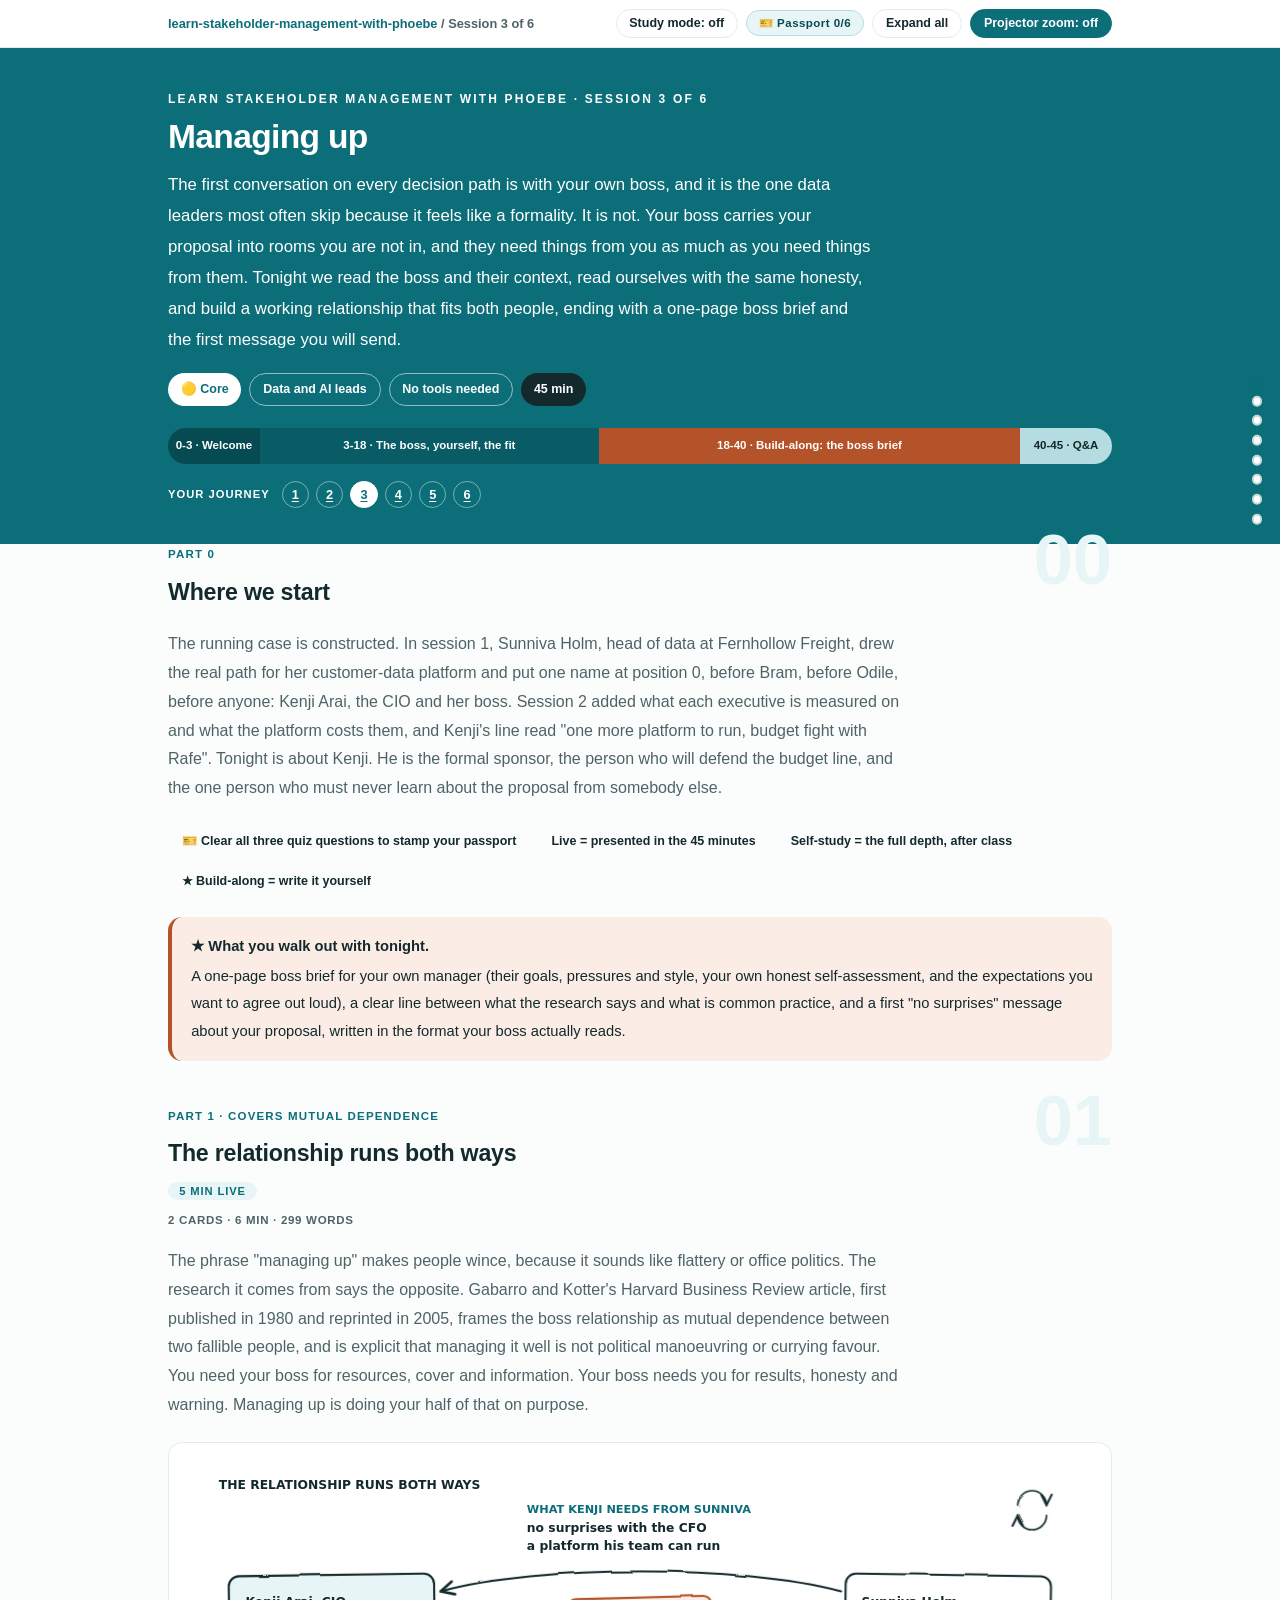
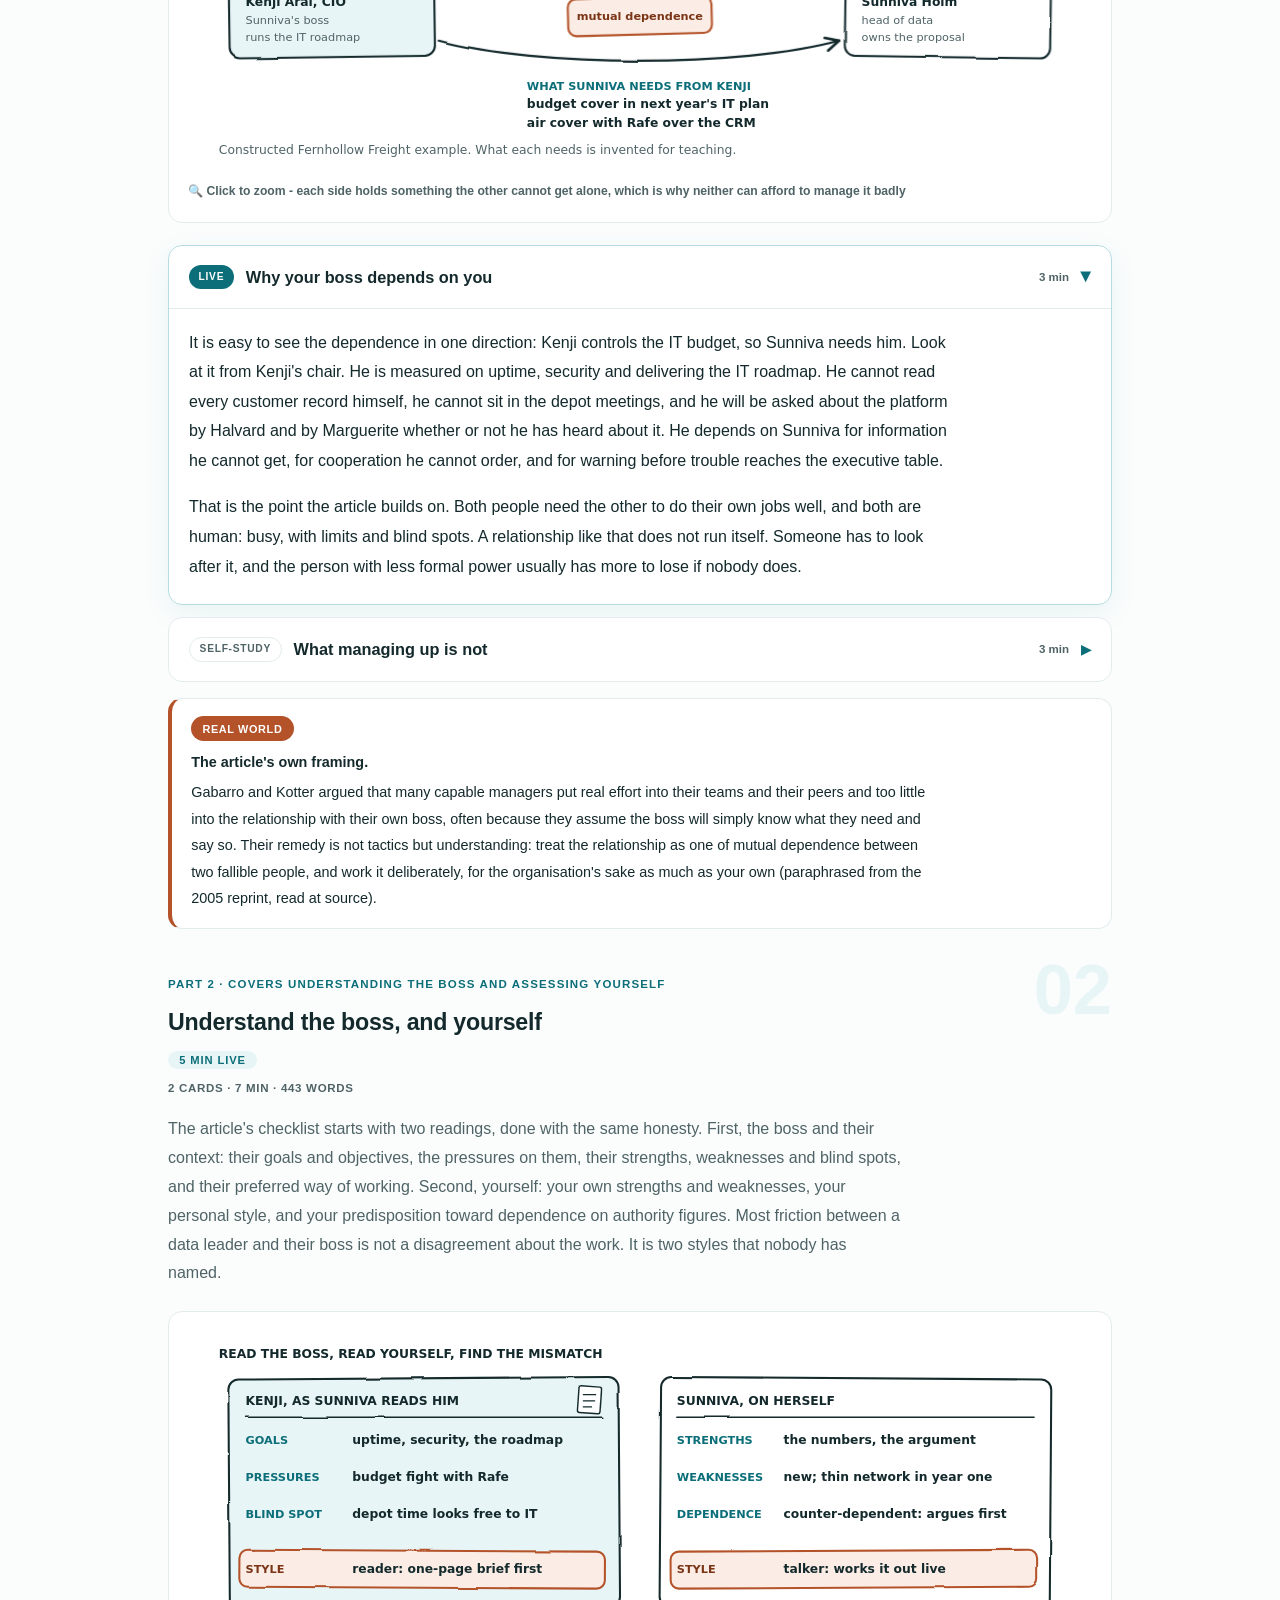
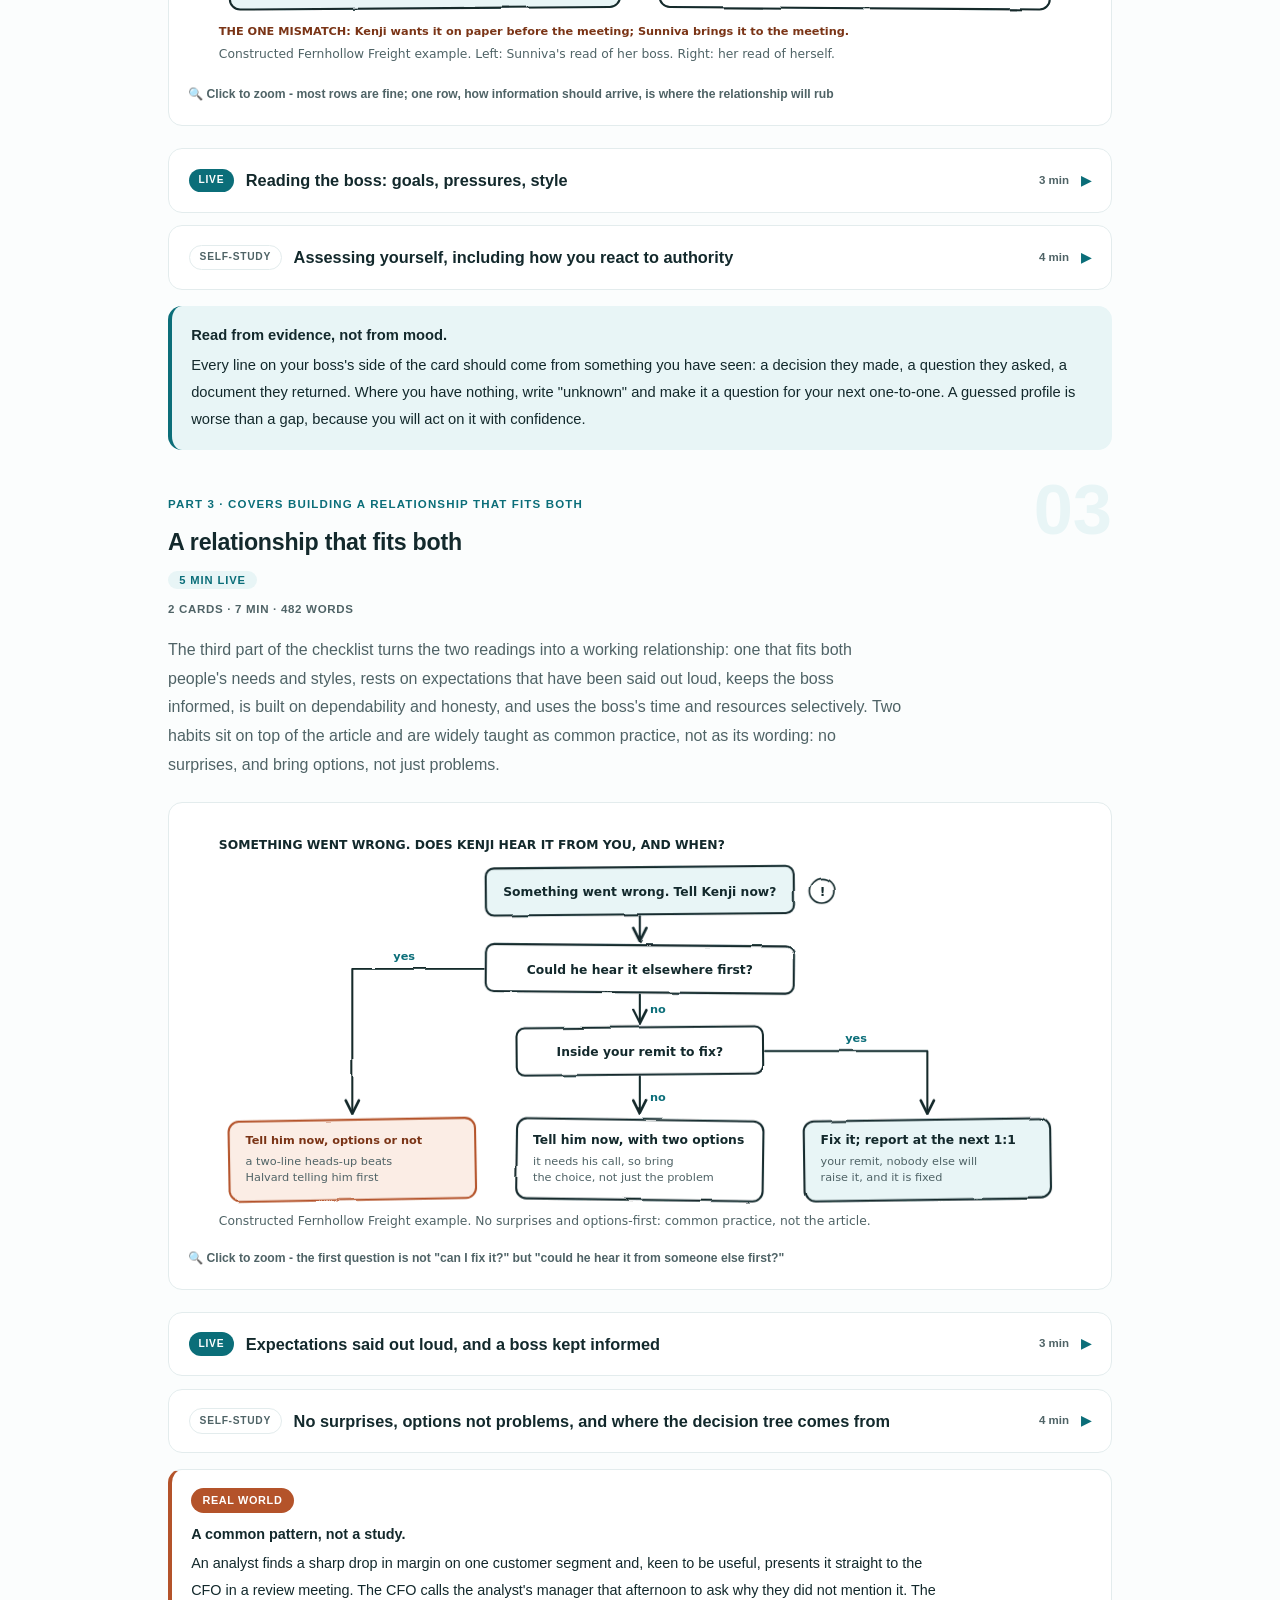
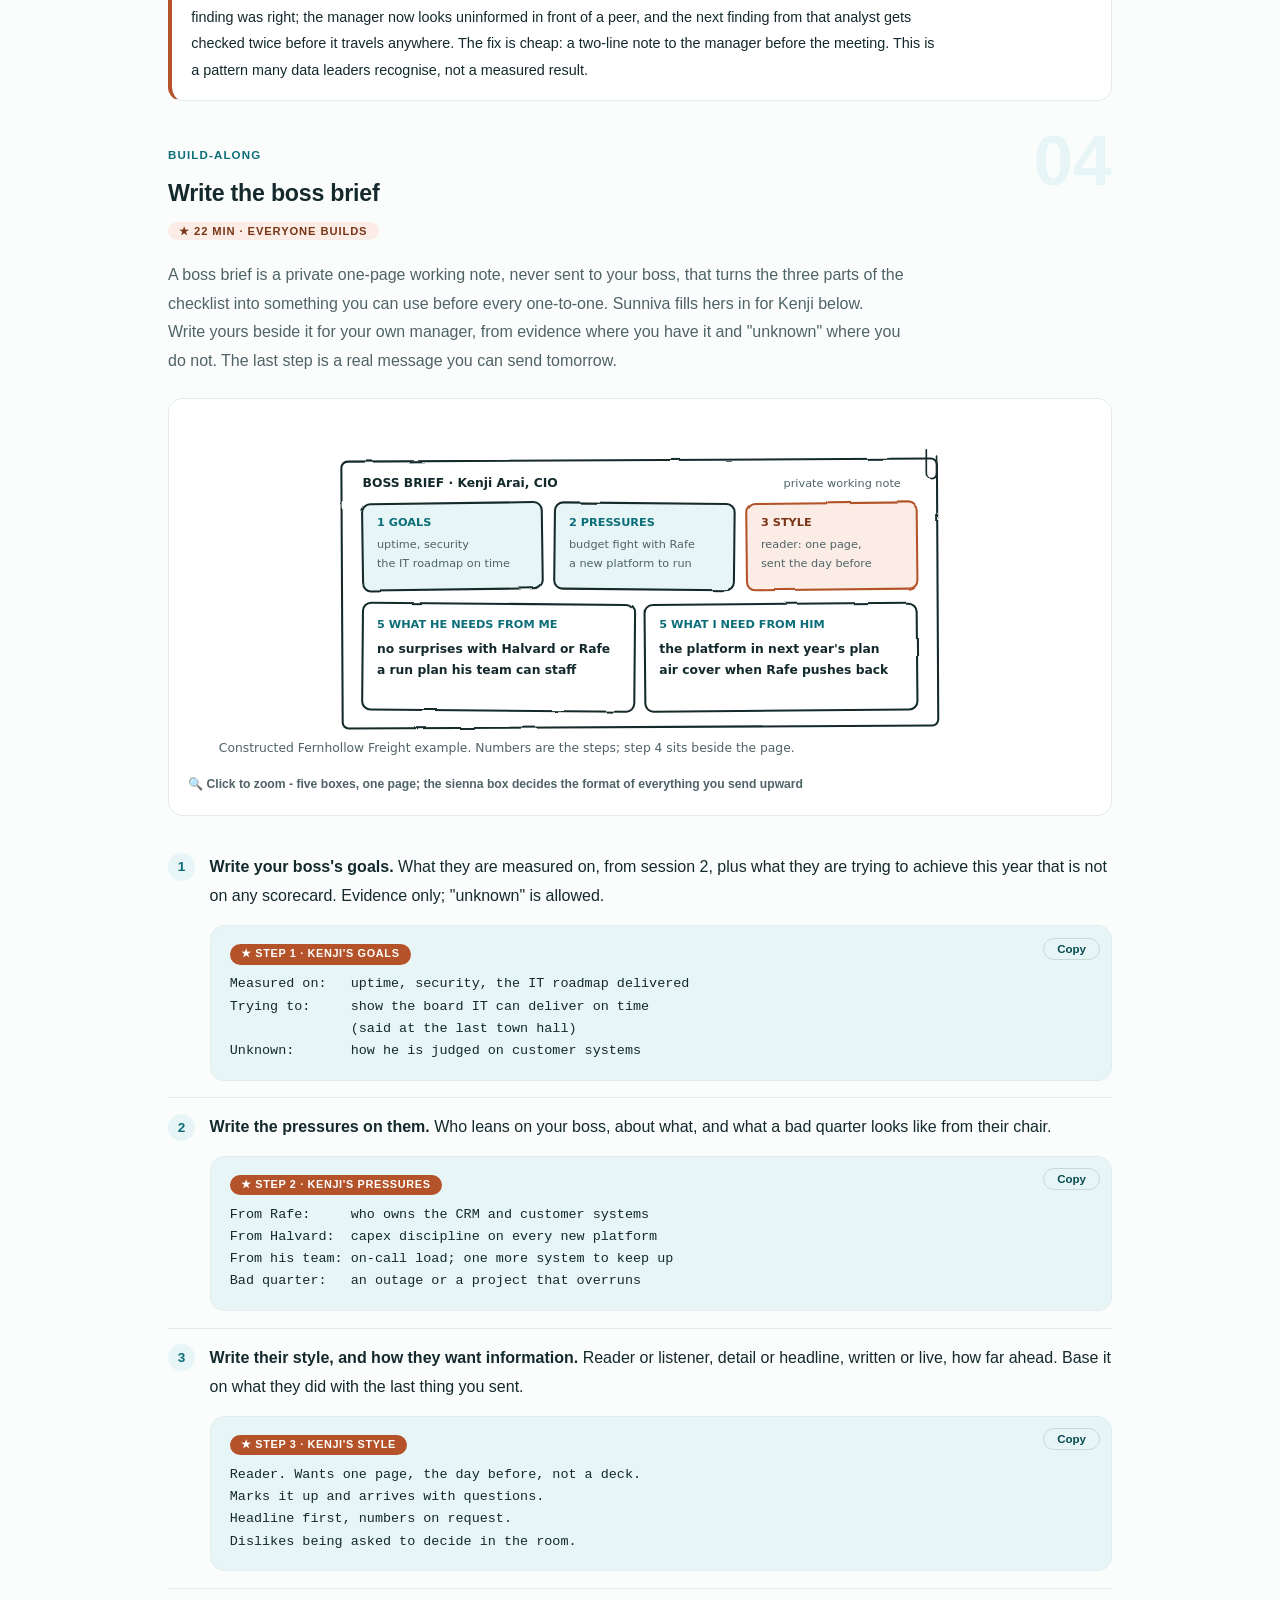
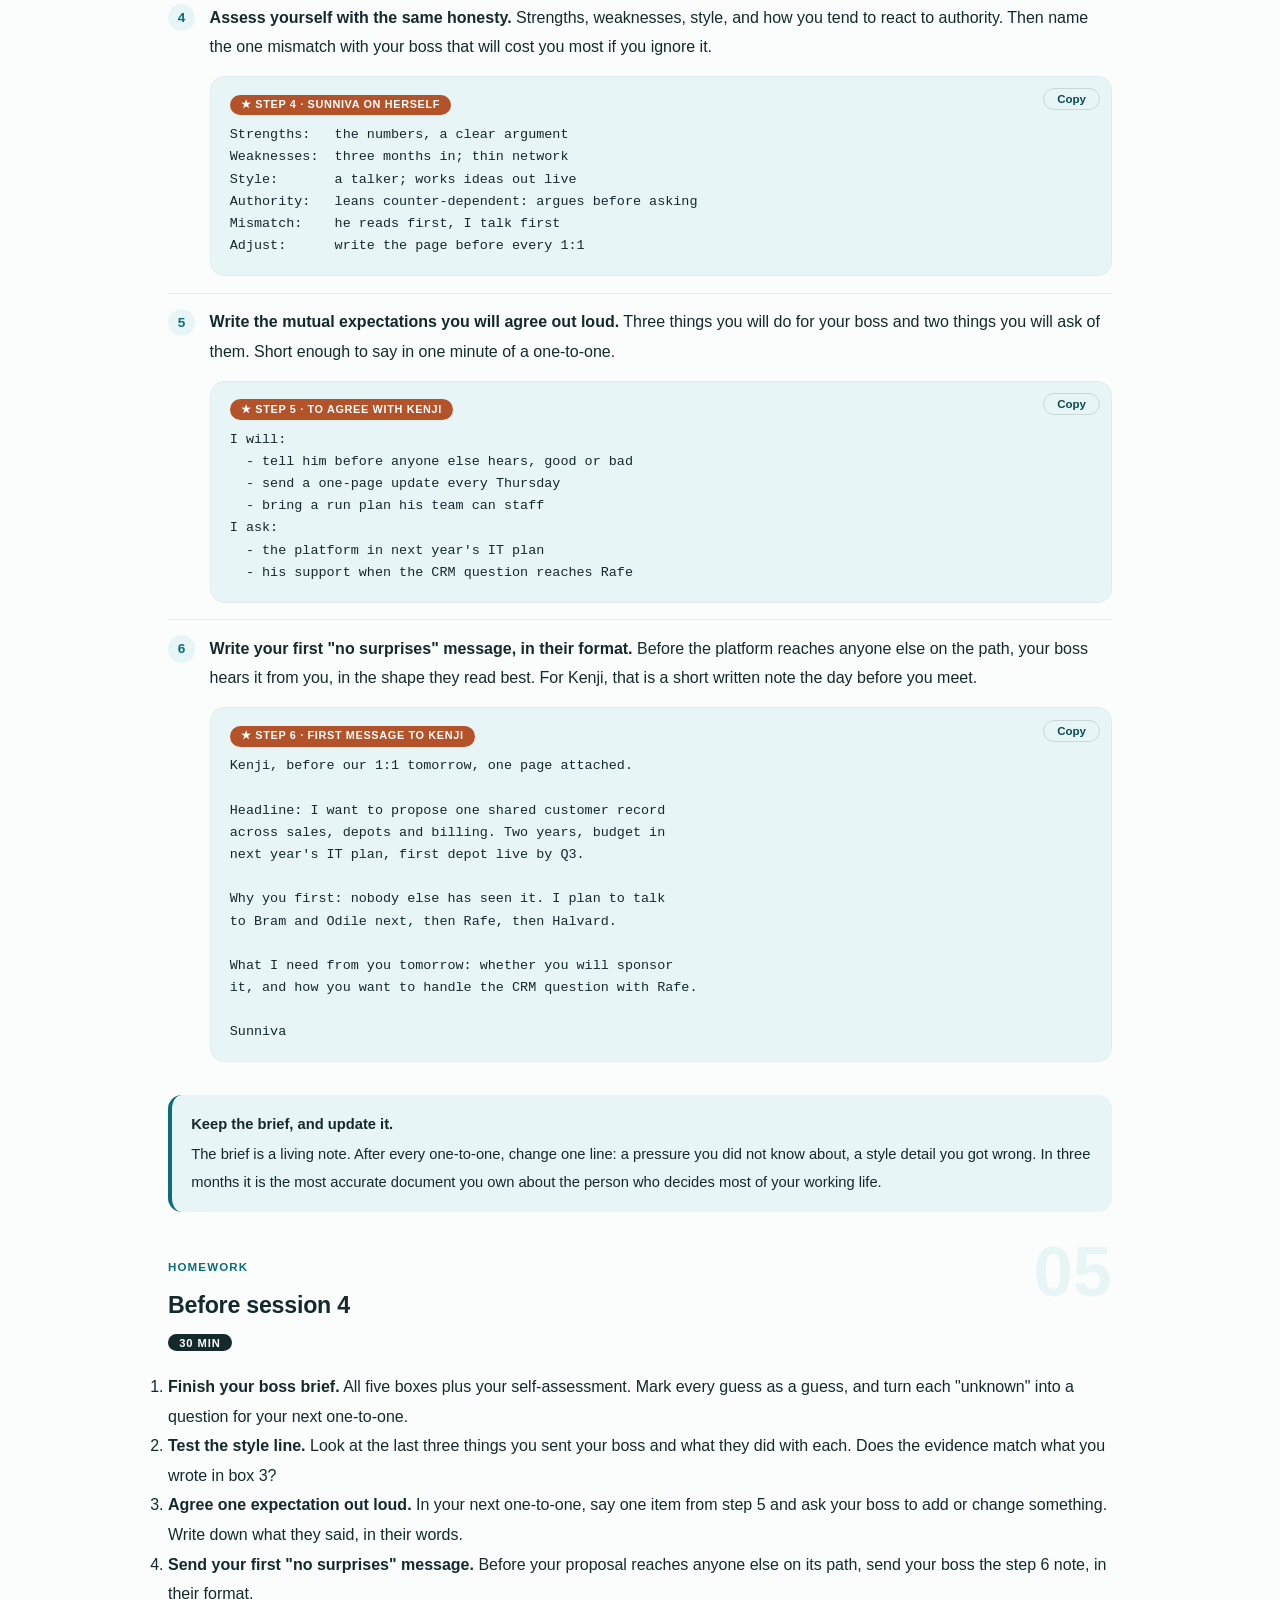
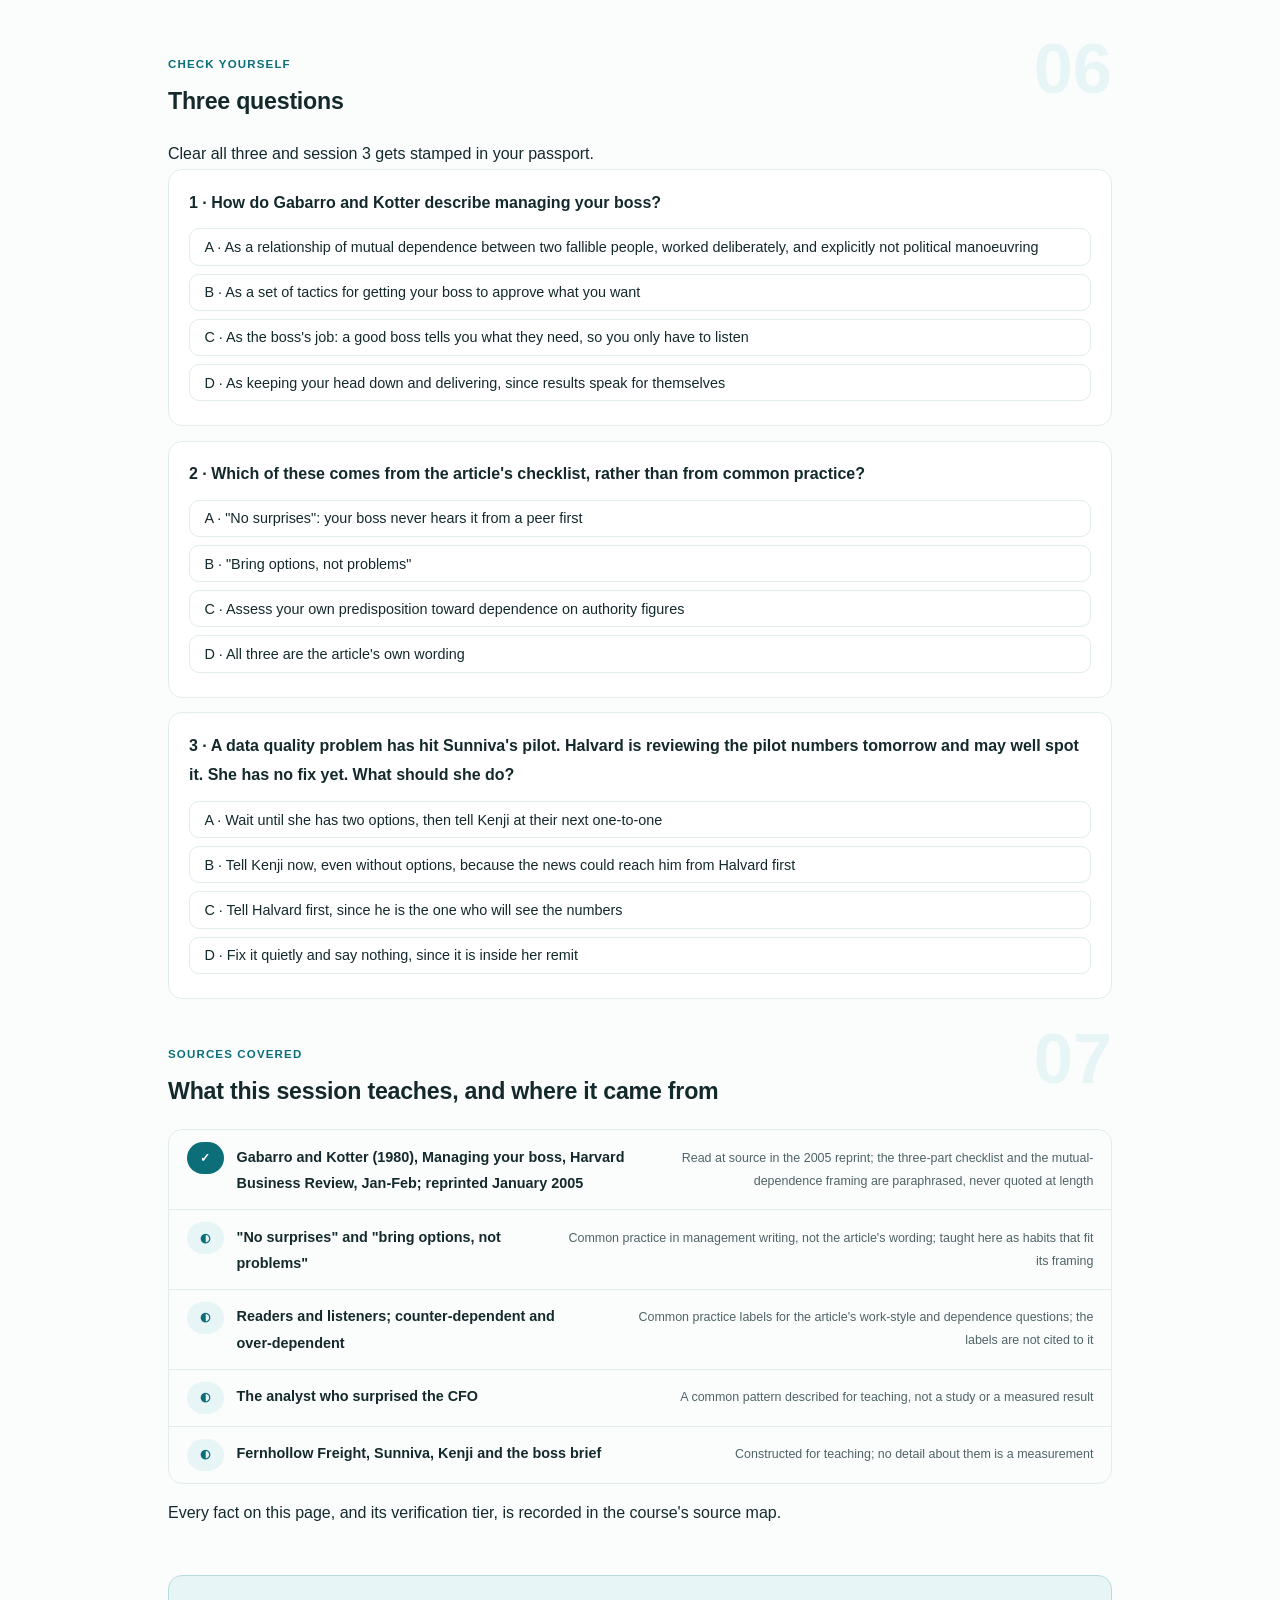
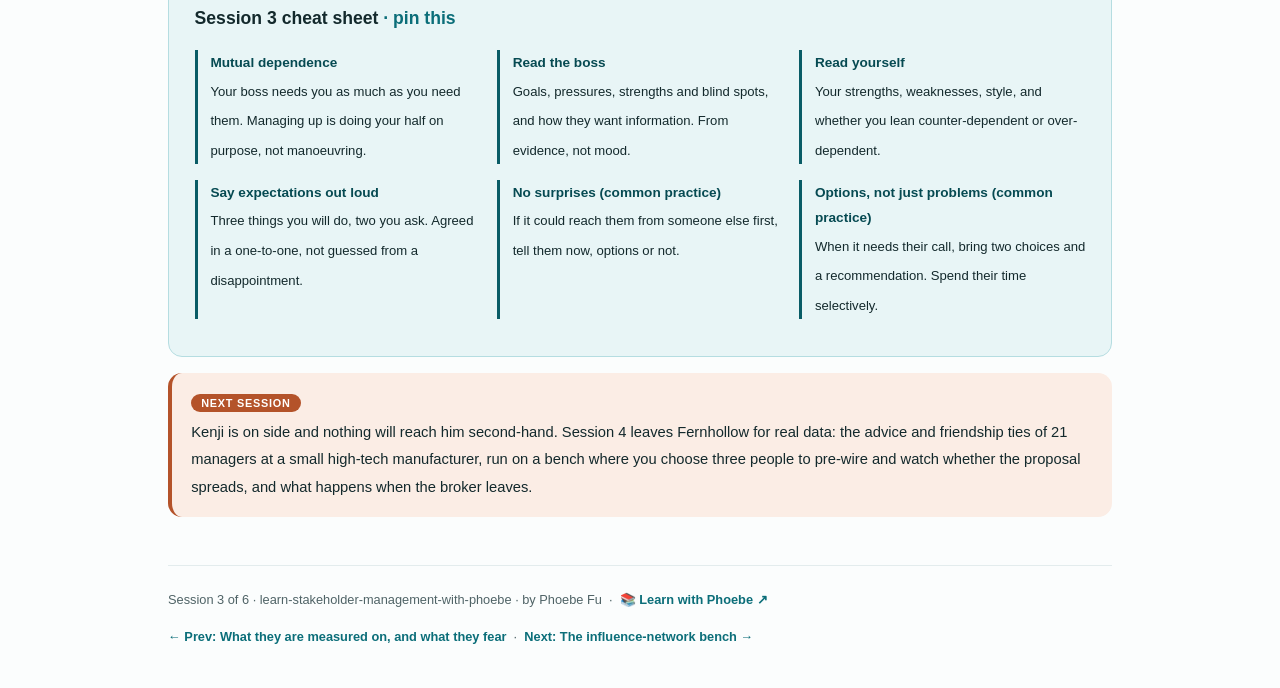
<file: courses/03-managing-up.html>
<!DOCTYPE html>
<html lang="en">
<head>
<meta charset="UTF-8">
<meta name="viewport" content="width=device-width, initial-scale=1.0">
<!-- social:start -->
<meta name="description" content="Session 3 of 6. Your boss depends on you as much as you depend on them. Understand the boss and their context, assess yourself honestly, and build a working relationship that fits both, with no surprises on the way up.">
<meta property="og:type" content="article">
<meta property="og:site_name" content="Learn with Phoebe">
<meta property="og:title" content="Managing up - learn stakeholder management with phoebe">
<meta property="og:description" content="Session 3 of 6. Managing up is mutual dependence, not flattery. Read your boss, read yourself, and write the one-page boss brief.">
<meta property="og:url" content="https://phoebefu6.github.io/learn-stakeholder-management-with-phoebe/courses/03-managing-up.html">
<meta property="og:image" content="https://phoebefu6.github.io/learn-stakeholder-management-with-phoebe/assets/og-cover.png">
<meta property="og:image:width" content="1200">
<meta property="og:image:height" content="630">
<meta name="twitter:card" content="summary_large_image">
<meta name="twitter:title" content="Managing up - learn stakeholder management with phoebe">
<meta name="twitter:description" content="Session 3 of 6. The boss, yourself, the fit, and the boss brief.">
<meta name="twitter:image" content="https://phoebefu6.github.io/learn-stakeholder-management-with-phoebe/assets/og-cover.png">
<!-- social:end -->
<title>Session 3 · Managing up - learn stakeholder management with phoebe</title>
<link rel="stylesheet" href="../assets/style.css?v=2">
</head>
<body>

<div class="toolbar">
  <div class="wrap">
    <span class="crumb"><a href="../index.html">learn-stakeholder-management-with-phoebe</a> / Session 3 of 6</span>
    <button class="btn" id="toggle-all" type="button">Expand all</button>
    <button class="btn primary" id="zoom-toggle" type="button">Projector zoom: off</button>
  </div>
</div>

<header class="masthead">
  <div class="wrap">
    <div class="eyebrow">Learn Stakeholder Management with Phoebe · Session 3 of 6</div>
    <h1>Managing <span class="accent">up</span></h1>
    <p class="sub">The first conversation on every decision path is with your own boss, and it is the one data leaders most often skip because it feels like a formality. It is not. Your boss carries your proposal into rooms you are not in, and they need things from you as much as you need things from them. Tonight we read the boss and their context, read ourselves with the same honesty, and build a working relationship that fits both people, ending with a one-page boss brief and the first message you will send.</p>
    <div class="chip-row">
      <span class="chip level">🟡 Core</span>
      <span class="chip audience">Data and AI leads</span>
      <span class="chip audience">No tools needed</span>
      <span class="chip time">45 min</span>
    </div>
    <div class="agenda">
      <span class="a1" style="flex:1">0-3 · Welcome</span>
      <span class="a2" style="flex:4">3-18 · The boss, yourself, the fit</span>
      <span class="a3" style="flex:5">18-40 · Build-along: the boss brief</span>
      <span class="a4" style="flex:1">40-45 · Q&amp;A</span>
    </div>
  </div>
</header>

<main class="wrap">

  <section class="section" id="intro">
    <div class="section-kicker">
      <span class="klabel">Part 0</span>
      <h2>Where we start</h2>
    </div>
    <p class="lede">The running case is constructed. In session 1, Sunniva Holm, head of data at Fernhollow Freight, drew the real path for her customer-data platform and put one name at position 0, before Bram, before Odile, before anyone: Kenji Arai, the CIO and her boss. Session 2 added what each executive is measured on and what the platform costs them, and Kenji's line read "one more platform to run, budget fight with Rafe". Tonight is about Kenji. He is the formal sponsor, the person who will defend the budget line, and the one person who must never learn about the proposal from somebody else.</p>

    <div class="legend">
      <span class="pill">🎫 Clear all three quiz questions to stamp your passport</span>
      <span class="pill">Live = presented in the 45 minutes</span>
      <span class="pill">Self-study = the full depth, after class</span>
      <span class="pill">★ Build-along = write it yourself</span>
    </div>

    <div class="callout win">
      <p><strong>★ What you walk out with tonight.</strong> A one-page boss brief for your own manager (their goals, pressures and style, your own honest self-assessment, and the expectations you want to agree out loud), a clear line between what the research says and what is common practice, and a first "no surprises" message about your proposal, written in the format your boss actually reads.</p>
    </div>
  </section>

  <section class="section" id="part-1">
    <div class="section-kicker">
      <span class="klabel">Part 1 · covers mutual dependence</span>
      <h2>The relationship runs both ways</h2>
      <span class="tag concept">5 min live</span>
    </div>
    <p class="lede">The phrase "managing up" makes people wince, because it sounds like flattery or office politics. The research it comes from says the opposite. Gabarro and Kotter's Harvard Business Review article, first published in 1980 and reprinted in 2005, frames the boss relationship as mutual dependence between two fallible people, and is explicit that managing it well is not political manoeuvring or currying favour. You need your boss for resources, cover and information. Your boss needs you for results, honesty and warning. Managing up is doing your half of that on purpose.</p>

    <figure class="zoomable">
      <svg viewBox="0 0 880 300" xmlns="http://www.w3.org/2000/svg" role="img" aria-label="Two boxes, Kenji the CIO on the left and Sunniva the head of data on the right, joined by two curved arrows. The upper arrow, from Sunniva to Kenji, carries what Kenji needs: no surprises with the CFO and a platform his team can run. The lower arrow, from Kenji to Sunniva, carries what Sunniva needs: budget cover in next year's IT plan and air cover with Rafe over the CRM. Between them a sienna tag reads mutual dependence.">
        <defs>
          <filter id="s3aSk" x="-3%" y="-3%" width="106%" height="106%"><feTurbulence type="fractalNoise" baseFrequency="0.02" numOctaves="2" seed="53" result="n"/><feDisplacementMap in="SourceGraphic" in2="n" scale="2.4" xChannelSelector="R" yChannelSelector="G"/></filter>
          <marker id="s3aAr" viewBox="0 0 10 10" refX="9" refY="5" markerWidth="8" markerHeight="8" orient="auto"><path d="M1 1 L9 5 L1 9" fill="none" stroke="#13292C" stroke-width="1.6" stroke-linecap="round"/></marker>
        </defs>
        <style>
          .s3aH { font: 800 12px Inter, system-ui, -apple-system, "Segoe UI", sans-serif; fill: #13292C; }
          .s3aL { font: 600 12px Inter, system-ui, -apple-system, "Segoe UI", sans-serif; fill: #13292C; }
          .s3aS { font: 400 11px Inter, system-ui, -apple-system, "Segoe UI", sans-serif; fill: #4F6366; }
          .s3aB { font: 800 11px Inter, system-ui, -apple-system, "Segoe UI", sans-serif; fill: #7A3416; }
          .s3aA { font: 700 11px Inter, system-ui, -apple-system, "Segoe UI", sans-serif; fill: #0B6E79; }
          .s3aN { font: 400 12px Inter, system-ui, -apple-system, "Segoe UI", sans-serif; fill: #4F6366; }
        </style>

        <text class="s3aH" x="30" y="26">THE RELATIONSHIP RUNS BOTH WAYS</text>

        <g filter="url(#s3aSk)" fill="none" stroke="#13292C" stroke-width="2" stroke-linecap="round" stroke-linejoin="round">
          <rect x="40" y="110" width="200" height="80" rx="10" transform="rotate(-0.8 140 150)" fill="#E8F5F6"/>
          <rect x="640" y="110" width="200" height="80" rx="10" transform="rotate(0.8 740 150)" fill="#FFFFFF"/>
          <path d="M636 126 C540 100 340 100 246 126" marker-end="url(#s3aAr)"/>
          <path d="M244 174 C340 200 540 200 634 174" marker-end="url(#s3aAr)"/>
          <rect x="370" y="132" width="140" height="36" rx="8" transform="rotate(-1.5 440 150)" fill="#FBEDE5" stroke="#B4532A"/>
          <path d="M808 42 A14 14 0 0 1 836 42" marker-end="url(#s3aAr)" stroke-width="1.6"/>
          <path d="M836 52 A14 14 0 0 1 808 52" marker-end="url(#s3aAr)" stroke-width="1.6"/>
        </g>

        <text class="s3aL" x="56" y="140">Kenji Arai, CIO</text>
        <text class="s3aS" x="56" y="158">Sunniva's boss</text>
        <text class="s3aS" x="56" y="174">runs the IT roadmap</text>

        <text class="s3aL" x="656" y="140">Sunniva Holm</text>
        <text class="s3aS" x="656" y="158">head of data</text>
        <text class="s3aS" x="656" y="174">owns the proposal</text>

        <text class="s3aA" x="330" y="50">WHAT KENJI NEEDS FROM SUNNIVA</text>
        <text class="s3aL" x="330" y="68">no surprises with the CFO</text>
        <text class="s3aL" x="330" y="86">a platform his team can run</text>

        <text class="s3aB" x="440" y="154" text-anchor="middle">mutual dependence</text>

        <text class="s3aA" x="330" y="222">WHAT SUNNIVA NEEDS FROM KENJI</text>
        <text class="s3aL" x="330" y="240">budget cover in next year's IT plan</text>
        <text class="s3aL" x="330" y="258">air cover with Rafe over the CRM</text>

        <text class="s3aN" x="30" y="284">Constructed Fernhollow Freight example. What each needs is invented for teaching.</text>
      </svg>
      <figcaption>🔍 Click to zoom - each side holds something the other cannot get alone, which is why neither can afford to manage it badly</figcaption>
    </figure>

    <details class="card" open>
      <summary><span class="mode live">Live</span>Why your boss depends on you<span class="mini">3 min</span><span class="caret">▶</span></summary>
      <div class="body">
        <p>It is easy to see the dependence in one direction: Kenji controls the IT budget, so Sunniva needs him. Look at it from Kenji's chair. He is measured on uptime, security and delivering the IT roadmap. He cannot read every customer record himself, he cannot sit in the depot meetings, and he will be asked about the platform by Halvard and by Marguerite whether or not he has heard about it. He depends on Sunniva for information he cannot get, for cooperation he cannot order, and for warning before trouble reaches the executive table.</p>
        <p>That is the point the article builds on. Both people need the other to do their own jobs well, and both are human: busy, with limits and blind spots. A relationship like that does not run itself. Someone has to look after it, and the person with less formal power usually has more to lose if nobody does.</p>
      </div>
    </details>

    <details class="card">
      <summary><span class="mode self">Self-study</span>What managing up is not<span class="mini">3 min</span><span class="caret">▶</span></summary>
      <div class="body">
        <p>It is not flattery: telling Kenji the plan is fine when it is not makes you less useful to him, because he will repeat your view in rooms where it gets tested. It is not manipulation: steering your boss by keeping things from them, or by timing information to box them in, destroys the trust the whole relationship rests on, and it is usually discovered. And it is not doing your boss's job for them.</p>
        <p>The professional test is simple. Would you be comfortable if your boss could read your notes about how you plan to work with them? A boss brief that says "he reads before meetings, so I will send one page the day before" passes. A note that says "I will raise it when he is too busy to object" does not. Session 5 returns to this line for influence across the whole room.</p>
      </div>
    </details>

    <div class="callout example">
      <span class="ex-pill">Real world</span>
      <p><strong>The article's own framing.</strong> Gabarro and Kotter argued that many capable managers put real effort into their teams and their peers and too little into the relationship with their own boss, often because they assume the boss will simply know what they need and say so. Their remedy is not tactics but understanding: treat the relationship as one of mutual dependence between two fallible people, and work it deliberately, for the organisation's sake as much as your own (paraphrased from the 2005 reprint, read at source).</p>
    </div>
  </section>

  <section class="section" id="part-2">
    <div class="section-kicker">
      <span class="klabel">Part 2 · covers understanding the boss and assessing yourself</span>
      <h2>Understand the boss, and yourself</h2>
      <span class="tag concept">5 min live</span>
    </div>
    <p class="lede">The article's checklist starts with two readings, done with the same honesty. First, the boss and their context: their goals and objectives, the pressures on them, their strengths, weaknesses and blind spots, and their preferred way of working. Second, yourself: your own strengths and weaknesses, your personal style, and your predisposition toward dependence on authority figures. Most friction between a data leader and their boss is not a disagreement about the work. It is two styles that nobody has named.</p>

    <figure class="zoomable">
      <svg viewBox="0 0 880 334" xmlns="http://www.w3.org/2000/svg" role="img" aria-label="Two cards side by side. Left, Kenji as Sunniva reads him: goals uptime, security and the roadmap; pressures the budget fight with Rafe; blind spot that depot time looks free to IT; style a reader who wants a one-page brief first. Right, Sunniva on herself: strengths the numbers and the argument; weakness new with a thin network in year one; dependence counter-dependent, argues first; style a talker who works it out live. The style row is highlighted in sienna across both cards as the one mismatch.">
        <defs>
          <filter id="s3bSk" x="-3%" y="-3%" width="106%" height="106%"><feTurbulence type="fractalNoise" baseFrequency="0.02" numOctaves="2" seed="67" result="n"/><feDisplacementMap in="SourceGraphic" in2="n" scale="2.4" xChannelSelector="R" yChannelSelector="G"/></filter>
        </defs>
        <style>
          .s3bH { font: 800 12px Inter, system-ui, -apple-system, "Segoe UI", sans-serif; fill: #13292C; }
          .s3bL { font: 600 12px Inter, system-ui, -apple-system, "Segoe UI", sans-serif; fill: #13292C; }
          .s3bS { font: 400 11px Inter, system-ui, -apple-system, "Segoe UI", sans-serif; fill: #4F6366; }
          .s3bB { font: 800 11px Inter, system-ui, -apple-system, "Segoe UI", sans-serif; fill: #7A3416; }
          .s3bA { font: 700 11px Inter, system-ui, -apple-system, "Segoe UI", sans-serif; fill: #0B6E79; }
          .s3bN { font: 400 12px Inter, system-ui, -apple-system, "Segoe UI", sans-serif; fill: #4F6366; }
        </style>

        <text class="s3bH" x="30" y="26">READ THE BOSS, READ YOURSELF, FIND THE MISMATCH</text>

        <g filter="url(#s3bSk)" fill="none" stroke="#13292C" stroke-width="2" stroke-linecap="round" stroke-linejoin="round">
          <rect x="40" y="46" width="380" height="224" rx="10" transform="rotate(-0.4 230 158)" fill="#E8F5F6"/>
          <rect x="460" y="46" width="380" height="224" rx="10" transform="rotate(0.4 650 158)" fill="#FFFFFF"/>
          <path d="M56 84 L404 84 M476 84 L824 84" stroke-width="1.4"/>
          <rect x="50" y="214" width="356" height="36" rx="8" transform="rotate(0.3 228 232)" fill="#FBEDE5" stroke="#B4532A"/>
          <rect x="470" y="214" width="356" height="36" rx="8" transform="rotate(-0.3 648 232)" fill="#FBEDE5" stroke="#B4532A"/>
          <rect x="380" y="54" width="22" height="26" rx="2" transform="rotate(4 391 67)" fill="#FFFFFF" stroke-width="1.4"/>
          <path d="M385 62 L397 62 M385 68 L397 68 M385 74 L393 74" stroke-width="1.2"/>
        </g>

        <text class="s3bH" x="56" y="72">KENJI, AS SUNNIVA READS HIM</text>
        <text class="s3bA" x="56" y="110">GOALS</text>
        <text class="s3bL" x="160" y="110">uptime, security, the roadmap</text>
        <text class="s3bA" x="56" y="146">PRESSURES</text>
        <text class="s3bL" x="160" y="146">budget fight with Rafe</text>
        <text class="s3bA" x="56" y="182">BLIND SPOT</text>
        <text class="s3bL" x="160" y="182">depot time looks free to IT</text>
        <text class="s3bB" x="56" y="236">STYLE</text>
        <text class="s3bL" x="160" y="236">reader: one-page brief first</text>

        <text class="s3bH" x="476" y="72">SUNNIVA, ON HERSELF</text>
        <text class="s3bA" x="476" y="110">STRENGTHS</text>
        <text class="s3bL" x="580" y="110">the numbers, the argument</text>
        <text class="s3bA" x="476" y="146">WEAKNESSES</text>
        <text class="s3bL" x="580" y="146">new; thin network in year one</text>
        <text class="s3bA" x="476" y="182">DEPENDENCE</text>
        <text class="s3bL" x="580" y="182">counter-dependent: argues first</text>
        <text class="s3bB" x="476" y="236">STYLE</text>
        <text class="s3bL" x="580" y="236">talker: works it out live</text>

        <text class="s3bB" x="30" y="296">THE ONE MISMATCH: Kenji wants it on paper before the meeting; Sunniva brings it to the meeting.</text>
        <text class="s3bN" x="30" y="318">Constructed Fernhollow Freight example. Left: Sunniva's read of her boss. Right: her read of herself.</text>
      </svg>
      <figcaption>🔍 Click to zoom - most rows are fine; one row, how information should arrive, is where the relationship will rub</figcaption>
    </figure>

    <details class="card">
      <summary><span class="mode live">Live</span>Reading the boss: goals, pressures, style<span class="mini">3 min</span><span class="caret">▶</span></summary>
      <div class="body">
        <p><strong>Goals and pressures.</strong> Session 2 already gave Sunniva the formal version: Kenji is measured on uptime, security and the IT roadmap. The pressures are what sits behind that. He is in a running budget fight with Rafe over who owns customer systems, and every new platform is one more thing his team has to keep alive at three in the morning. A proposal that ignores either of those lands on his desk as a problem, not a gift.</p>
        <p><strong>Strengths, weaknesses, blind spots.</strong> Kenji is trusted by Halvard on cost and is careful about security. His blind spot, in Sunniva's reading, is that depot staff time looks free from the IT side. That matters because it is exactly what Odile will raise, and Kenji will be caught out unless Sunniva covers it.</p>
        <p><strong>Preferred work style.</strong> Some bosses want a document to read before they discuss anything; others want to talk it through and read later, if at all. This reader-or-listener distinction is common practice in management writing rather than the article's checklist wording, but it is the fastest style question to answer. Watch what your boss does with the last thing you sent: did they reply in writing with questions, or wait until the meeting? Kenji reads. He wants one page the day before, and he arrives with it marked up.</p>
      </div>
    </details>

    <details class="card">
      <summary><span class="mode self">Self-study</span>Assessing yourself, including how you react to authority<span class="mini">4 min</span><span class="caret">▶</span></summary>
      <div class="body">
        <p>The second half of the checklist is the uncomfortable one. You cannot change your boss's style, but you can know your own and adjust for it. Sunniva's strengths are real: she has the numbers and a strong argument. Her weakness is that she is three months in, with almost no network yet. Her style is to think out loud, which works brilliantly in a workshop and badly with a boss who wants to have read it first.</p>
        <p>The article also asks you to check your predisposition toward dependence on authority figures. In practice it tends to show up in two ways, often described as counter-dependent and over-dependent. A counter-dependent person treats the boss as an obstacle, pushes back by reflex, and quietly resents being managed; they surprise their boss because asking feels like submitting. An over-dependent person waits to be told, swallows disagreement, and lets the boss carry decisions that are theirs to make. Neither is a personality flaw to fix overnight. Both are patterns to notice, because each one damages the mutual dependence from a different side.</p>
        <p>Sunniva reads herself as leaning counter-dependent: she came to fix the customer data, and her first instinct when Kenji hesitates is to argue rather than ask what is behind the hesitation. Writing that down is the first step to not doing it on the day.</p>
      </div>
    </details>

    <div class="callout tip">
      <p><strong>Read from evidence, not from mood.</strong> Every line on your boss's side of the card should come from something you have seen: a decision they made, a question they asked, a document they returned. Where you have nothing, write "unknown" and make it a question for your next one-to-one. A guessed profile is worse than a gap, because you will act on it with confidence.</p>
    </div>
  </section>

  <section class="section" id="part-3">
    <div class="section-kicker">
      <span class="klabel">Part 3 · covers building a relationship that fits both</span>
      <h2>A relationship that fits both</h2>
      <span class="tag concept">5 min live</span>
    </div>
    <p class="lede">The third part of the checklist turns the two readings into a working relationship: one that fits both people's needs and styles, rests on expectations that have been said out loud, keeps the boss informed, is built on dependability and honesty, and uses the boss's time and resources selectively. Two habits sit on top of the article and are widely taught as common practice, not as its wording: no surprises, and bring options, not just problems.</p>

    <figure class="zoomable">
      <svg viewBox="0 0 880 404" xmlns="http://www.w3.org/2000/svg" role="img" aria-label="A decision tree. Start: something went wrong, tell Kenji now? First question: could he hear it elsewhere first? If yes, the sienna outcome: tell him now, with or without options, because a short heads-up beats Halvard telling him first. If no, second question: is it inside your remit to fix? If no, tell him now with two options so he can make the call. If yes, fix it and report at the next one-to-one.">
        <defs>
          <filter id="s3cSk" x="-3%" y="-3%" width="106%" height="106%"><feTurbulence type="fractalNoise" baseFrequency="0.02" numOctaves="2" seed="79" result="n"/><feDisplacementMap in="SourceGraphic" in2="n" scale="2.4" xChannelSelector="R" yChannelSelector="G"/></filter>
          <marker id="s3cAr" viewBox="0 0 10 10" refX="9" refY="5" markerWidth="8" markerHeight="8" orient="auto"><path d="M1 1 L9 5 L1 9" fill="none" stroke="#13292C" stroke-width="1.6" stroke-linecap="round"/></marker>
        </defs>
        <style>
          .s3cH { font: 800 12px Inter, system-ui, -apple-system, "Segoe UI", sans-serif; fill: #13292C; }
          .s3cL { font: 600 12px Inter, system-ui, -apple-system, "Segoe UI", sans-serif; fill: #13292C; }
          .s3cS { font: 400 11px Inter, system-ui, -apple-system, "Segoe UI", sans-serif; fill: #4F6366; }
          .s3cB { font: 800 11px Inter, system-ui, -apple-system, "Segoe UI", sans-serif; fill: #7A3416; }
          .s3cA { font: 700 11px Inter, system-ui, -apple-system, "Segoe UI", sans-serif; fill: #0B6E79; }
          .s3cN { font: 400 12px Inter, system-ui, -apple-system, "Segoe UI", sans-serif; fill: #4F6366; }
        </style>

        <text class="s3cH" x="30" y="26">SOMETHING WENT WRONG. DOES KENJI HEAR IT FROM YOU, AND WHEN?</text>

        <g filter="url(#s3cSk)" fill="none" stroke="#13292C" stroke-width="2" stroke-linecap="round" stroke-linejoin="round">
          <rect x="290" y="44" width="300" height="46" rx="8" transform="rotate(-0.5 440 67)" fill="#E8F5F6"/>
          <circle cx="618" cy="67" r="12" fill="#FFFFFF" stroke-width="1.6"/>
          <path d="M440 92 L440 116" marker-end="url(#s3cAr)"/>
          <rect x="290" y="120" width="300" height="46" rx="8" transform="rotate(0.5 440 143)" fill="#FFFFFF"/>
          <path d="M288 143 L160 143 L160 284" marker-end="url(#s3cAr)"/>
          <path d="M440 168 L440 196" marker-end="url(#s3cAr)"/>
          <rect x="320" y="200" width="240" height="46" rx="8" transform="rotate(-0.5 440 223)" fill="#FFFFFF"/>
          <path d="M440 248 L440 284" marker-end="url(#s3cAr)"/>
          <path d="M562 223 L720 223 L720 284" marker-end="url(#s3cAr)"/>
          <rect x="40" y="290" width="240" height="78" rx="10" transform="rotate(-1 160 329)" fill="#FBEDE5" stroke="#B4532A"/>
          <rect x="320" y="290" width="240" height="78" rx="10" transform="rotate(0.8 440 329)" fill="#FFFFFF"/>
          <rect x="600" y="290" width="240" height="78" rx="10" transform="rotate(-0.8 720 329)" fill="#E8F5F6"/>
        </g>

        <text class="s3cL" x="440" y="72" text-anchor="middle">Something went wrong. Tell Kenji now?</text>
        <text class="s3cH" x="618" y="72" text-anchor="middle">!</text>
        <text class="s3cL" x="440" y="148" text-anchor="middle">Could he hear it elsewhere first?</text>
        <text class="s3cA" x="200" y="134">yes</text>
        <text class="s3cA" x="450" y="186">no</text>
        <text class="s3cL" x="440" y="228" text-anchor="middle">Inside your remit to fix?</text>
        <text class="s3cA" x="450" y="272">no</text>
        <text class="s3cA" x="640" y="214">yes</text>

        <text class="s3cB" x="56" y="314">Tell him now, options or not</text>
        <text class="s3cS" x="56" y="334">a two-line heads-up beats</text>
        <text class="s3cS" x="56" y="350">Halvard telling him first</text>

        <text class="s3cL" x="336" y="314">Tell him now, with two options</text>
        <text class="s3cS" x="336" y="334">it needs his call, so bring</text>
        <text class="s3cS" x="336" y="350">the choice, not just the problem</text>

        <text class="s3cL" x="616" y="314">Fix it; report at the next 1:1</text>
        <text class="s3cS" x="616" y="334">your remit, nobody else will</text>
        <text class="s3cS" x="616" y="350">raise it, and it is fixed</text>

        <text class="s3cN" x="30" y="392">Constructed Fernhollow Freight example. No surprises and options-first: common practice, not the article.</text>
      </svg>
      <figcaption>🔍 Click to zoom - the first question is not "can I fix it?" but "could he hear it from someone else first?"</figcaption>
    </figure>

    <details class="card">
      <summary><span class="mode live">Live</span>Expectations said out loud, and a boss kept informed<span class="mini">3 min</span><span class="caret">▶</span></summary>
      <div class="body">
        <p><strong>Mutual expectations.</strong> Most boss friction comes from expectations neither side ever stated. Does Kenji want to approve the deck before Halvard sees it, or just be told it went? Does he want to be in the room with Rafe, or would he rather Sunniva went alone? The article's point is that you should find out what your boss expects, and make your own expectations known, rather than wait for them to emerge from a disappointment. Sunniva asks directly, in her first one-to-one about the platform, and writes the answers down.</p>
        <p><strong>Keep the boss informed.</strong> Kenji will be asked about the platform in corridors he walks and Sunniva does not. The flow of information he needs is more than he will ask for, and in a format he can use. For a reader, that means short written updates rather than waiting for a meeting.</p>
        <p><strong>Dependability and honesty.</strong> A boss who cannot rely on your dates or your numbers will check everything, which costs both of you time. Say what you will do, do it, and say early when you cannot.</p>
        <p><strong>Use the boss's time and resources selectively.</strong> Every favour you ask draws on a limited account. Sunniva saves Kenji's political capital for the one thing only he can do: defending the budget line against Rafe.</p>
      </div>
    </details>

    <details class="card">
      <summary><span class="mode self">Self-study</span>No surprises, options not problems, and where the decision tree comes from<span class="mini">4 min</span><span class="caret">▶</span></summary>
      <div class="body">
        <p><strong>No surprises</strong> is common practice, not a phrase from the article, but it follows directly from mutual dependence. Your boss should never hear about your proposal, or a problem with it, from Halvard first. That is why session 1's conversation order put Kenji at 0, before Bram. A boss who is surprised in front of a peer looks uninformed, and the cost of that lands on you for months.</p>
        <p><strong>Bring options, not just problems</strong> is also common practice. It does not mean hiding a problem until you have solved it; that is how surprises happen. It means that when a problem needs your boss's decision, you also bring two realistic choices and your recommendation, so the conversation is about deciding rather than about worrying.</p>
        <p>The tree in the figure is how the two habits fit together. The first question is whether the news could reach Kenji another way. If it could, timing beats completeness: tell him now, even without options. If it cannot and it needs his call, take the time to bring options. If it is inside your remit and no one else will raise it, fix it and report it at the next one-to-one. How to word the hard message itself is taught in <a href="https://phoebefu6.github.io/learn-communication-with-phoebe/courses/06-bad-news-and-disagreement.html">Communication, Bad news and disagreement ↗</a>; here the question is only who hears it first, and when.</p>
        <p>One seam to keep clean: decision rights inside your own team, who on your team decides what, are taught in <a href="https://phoebefu6.github.io/learn-team-management-with-phoebe/courses/02-who-decides-what.html">Team Management, Who decides what ↗</a>. This session is upward: the one relationship where you hold less formal power and still carry half the responsibility.</p>
      </div>
    </details>

    <div class="callout example">
      <span class="ex-pill">Real world</span>
      <p><strong>A common pattern, not a study.</strong> An analyst finds a sharp drop in margin on one customer segment and, keen to be useful, presents it straight to the CFO in a review meeting. The CFO calls the analyst's manager that afternoon to ask why they did not mention it. The finding was right; the manager now looks uninformed in front of a peer, and the next finding from that analyst gets checked twice before it travels anywhere. The fix is cheap: a two-line note to the manager before the meeting. This is a pattern many data leaders recognise, not a measured result.</p>
    </div>
  </section>

  <section class="section" id="demo-1">
    <div class="section-kicker">
      <span class="klabel">Build-along</span>
      <h2>Write the boss brief</h2>
      <span class="tag demo">★ 22 min · everyone builds</span>
    </div>
    <p class="lede">A boss brief is a private one-page working note, never sent to your boss, that turns the three parts of the checklist into something you can use before every one-to-one. Sunniva fills hers in for Kenji below. Write yours beside it for your own manager, from evidence where you have it and "unknown" where you do not. The last step is a real message you can send tomorrow.</p>

    <figure class="zoomable">
      <svg viewBox="0 0 880 336" xmlns="http://www.w3.org/2000/svg" role="img" aria-label="A one-page boss brief for Kenji Arai, CIO, marked as a private working note. Top row of three boxes: goals, uptime, security and the IT roadmap on time; pressures, the budget fight with Rafe and a new platform to run; style, highlighted in sienna, a reader who wants one page sent the day before. Bottom row of two boxes: what he needs from me, no surprises with Halvard or Rafe and a run plan his team can staff; what I need from him, the platform in next year's IT plan and air cover when Rafe pushes back.">
        <defs>
          <filter id="s3dSk" x="-3%" y="-3%" width="106%" height="106%"><feTurbulence type="fractalNoise" baseFrequency="0.02" numOctaves="2" seed="89" result="n"/><feDisplacementMap in="SourceGraphic" in2="n" scale="2.4" xChannelSelector="R" yChannelSelector="G"/></filter>
        </defs>
        <style>
          .s3dH { font: 800 12px Inter, system-ui, -apple-system, "Segoe UI", sans-serif; fill: #13292C; }
          .s3dL { font: 600 12px Inter, system-ui, -apple-system, "Segoe UI", sans-serif; fill: #13292C; }
          .s3dS { font: 400 11px Inter, system-ui, -apple-system, "Segoe UI", sans-serif; fill: #4F6366; }
          .s3dB { font: 800 11px Inter, system-ui, -apple-system, "Segoe UI", sans-serif; fill: #7A3416; }
          .s3dA { font: 700 11px Inter, system-ui, -apple-system, "Segoe UI", sans-serif; fill: #0B6E79; }
          .s3dN { font: 400 12px Inter, system-ui, -apple-system, "Segoe UI", sans-serif; fill: #4F6366; }
        </style>

        <g filter="url(#s3dSk)" fill="none" stroke="#13292C" stroke-width="2" stroke-linecap="round" stroke-linejoin="round">
          <rect x="150" y="40" width="580" height="260" rx="6" transform="rotate(-0.3 440 170)" fill="#FFFFFF"/>
          <path d="M719 30 L719 52 Q719 58 724 58 Q729 58 729 52 L729 36" stroke-width="1.6"/>
          <rect x="170" y="82" width="175" height="84" rx="8" transform="rotate(-0.8 257 124)" fill="#E8F5F6"/>
          <rect x="357" y="82" width="175" height="84" rx="8" transform="rotate(0.6 444 124)" fill="#E8F5F6"/>
          <rect x="544" y="82" width="166" height="84" rx="8" transform="rotate(-0.6 627 124)" fill="#FBEDE5" stroke="#B4532A"/>
          <rect x="170" y="180" width="265" height="104" rx="8" transform="rotate(0.5 302 232)" fill="#FFFFFF"/>
          <rect x="445" y="180" width="265" height="104" rx="8" transform="rotate(-0.5 577 232)" fill="#FFFFFF"/>
        </g>

        <text class="s3dH" x="170" y="66">BOSS BRIEF · Kenji Arai, CIO</text>
        <text class="s3dS" x="580" y="66">private working note</text>

        <text class="s3dA" x="184" y="104">1 GOALS</text>
        <text class="s3dS" x="184" y="126">uptime, security</text>
        <text class="s3dS" x="184" y="144">the IT roadmap on time</text>

        <text class="s3dA" x="371" y="104">2 PRESSURES</text>
        <text class="s3dS" x="371" y="126">budget fight with Rafe</text>
        <text class="s3dS" x="371" y="144">a new platform to run</text>

        <text class="s3dB" x="558" y="104">3 STYLE</text>
        <text class="s3dS" x="558" y="126">reader: one page,</text>
        <text class="s3dS" x="558" y="144">sent the day before</text>

        <text class="s3dA" x="184" y="204">5 WHAT HE NEEDS FROM ME</text>
        <text class="s3dL" x="184" y="228">no surprises with Halvard or Rafe</text>
        <text class="s3dL" x="184" y="248">a run plan his team can staff</text>

        <text class="s3dA" x="459" y="204">5 WHAT I NEED FROM HIM</text>
        <text class="s3dL" x="459" y="228">the platform in next year's plan</text>
        <text class="s3dL" x="459" y="248">air cover when Rafe pushes back</text>

        <text class="s3dN" x="30" y="324">Constructed Fernhollow Freight example. Numbers are the steps; step 4 sits beside the page.</text>
      </svg>
      <figcaption>🔍 Click to zoom - five boxes, one page; the sienna box decides the format of everything you send upward</figcaption>
    </figure>

    <div class="steps">
      <div class="step">
        <p><strong>Write your boss's goals.</strong> What they are measured on, from session 2, plus what they are trying to achieve this year that is not on any scorecard. Evidence only; "unknown" is allowed.</p>
        <div class="prompt-box good"><span class="label">★ Step 1 · Kenji's goals</span>Measured on:   uptime, security, the IT roadmap delivered
Trying to:     show the board IT can deliver on time
               (said at the last town hall)
Unknown:       how he is judged on customer systems</div>
      </div>
      <div class="step">
        <p><strong>Write the pressures on them.</strong> Who leans on your boss, about what, and what a bad quarter looks like from their chair.</p>
        <div class="prompt-box good"><span class="label">★ Step 2 · Kenji's pressures</span>From Rafe:     who owns the CRM and customer systems
From Halvard:  capex discipline on every new platform
From his team: on-call load; one more system to keep up
Bad quarter:   an outage or a project that overruns</div>
      </div>
      <div class="step">
        <p><strong>Write their style, and how they want information.</strong> Reader or listener, detail or headline, written or live, how far ahead. Base it on what they did with the last thing you sent.</p>
        <div class="prompt-box good"><span class="label">★ Step 3 · Kenji's style</span>Reader. Wants one page, the day before, not a deck.
Marks it up and arrives with questions.
Headline first, numbers on request.
Dislikes being asked to decide in the room.</div>
      </div>
      <div class="step">
        <p><strong>Assess yourself with the same honesty.</strong> Strengths, weaknesses, style, and how you tend to react to authority. Then name the one mismatch with your boss that will cost you most if you ignore it.</p>
        <div class="prompt-box good"><span class="label">★ Step 4 · Sunniva on herself</span>Strengths:   the numbers, a clear argument
Weaknesses:  three months in; thin network
Style:       a talker; works ideas out live
Authority:   leans counter-dependent: argues before asking
Mismatch:    he reads first, I talk first
Adjust:      write the page before every 1:1</div>
      </div>
      <div class="step">
        <p><strong>Write the mutual expectations you will agree out loud.</strong> Three things you will do for your boss and two things you will ask of them. Short enough to say in one minute of a one-to-one.</p>
        <div class="prompt-box good"><span class="label">★ Step 5 · to agree with Kenji</span>I will:
  - tell him before anyone else hears, good or bad
  - send a one-page update every Thursday
  - bring a run plan his team can staff
I ask:
  - the platform in next year's IT plan
  - his support when the CRM question reaches Rafe</div>
      </div>
      <div class="step">
        <p><strong>Write your first "no surprises" message, in their format.</strong> Before the platform reaches anyone else on the path, your boss hears it from you, in the shape they read best. For Kenji, that is a short written note the day before you meet.</p>
        <div class="prompt-box good"><span class="label">★ Step 6 · first message to Kenji</span>Kenji, before our 1:1 tomorrow, one page attached.

Headline: I want to propose one shared customer record
across sales, depots and billing. Two years, budget in
next year's IT plan, first depot live by Q3.

Why you first: nobody else has seen it. I plan to talk
to Bram and Odile next, then Rafe, then Halvard.

What I need from you tomorrow: whether you will sponsor
it, and how you want to handle the CRM question with Rafe.

Sunniva</div>
      </div>
    </div>

    <div class="callout tip">
      <p><strong>Keep the brief, and update it.</strong> The brief is a living note. After every one-to-one, change one line: a pressure you did not know about, a style detail you got wrong. In three months it is the most accurate document you own about the person who decides most of your working life.</p>
    </div>
  </section>

  <section class="section" id="exercise">
    <div class="section-kicker">
      <span class="klabel">Homework</span>
      <h2>Before session 4</h2>
      <span class="tag exercise">30 min</span>
    </div>
    <ol>
      <li><strong>Finish your boss brief.</strong> All five boxes plus your self-assessment. Mark every guess as a guess, and turn each "unknown" into a question for your next one-to-one.</li>
      <li><strong>Test the style line.</strong> Look at the last three things you sent your boss and what they did with each. Does the evidence match what you wrote in box 3?</li>
      <li><strong>Agree one expectation out loud.</strong> In your next one-to-one, say one item from step 5 and ask your boss to add or change something. Write down what they said, in their words.</li>
      <li><strong>Send your first "no surprises" message.</strong> Before your proposal reaches anyone else on its path, send your boss the step 6 note, in their format.</li>
    </ol>
  </section>

  <section class="section" id="quiz">
    <div class="section-kicker">
      <span class="klabel">Check yourself</span>
      <h2>Three questions</h2>
    </div>
    <p>Clear all three and session 3 gets stamped in your passport.</p>

    <div class="quiz-q" data-answer="0">
      <p class="qtext">1 · How do Gabarro and Kotter describe managing your boss?</p>
      <button class="qopt" type="button">A · As a relationship of mutual dependence between two fallible people, worked deliberately, and explicitly not political manoeuvring</button>
      <button class="qopt" type="button">B · As a set of tactics for getting your boss to approve what you want</button>
      <button class="qopt" type="button">C · As the boss's job: a good boss tells you what they need, so you only have to listen</button>
      <button class="qopt" type="button">D · As keeping your head down and delivering, since results speak for themselves</button>
      <p class="qwhy">The article frames the relationship as mutual dependence and says managing it is not manoeuvring or favour-seeking. B is the manipulation reading it rejects; C is the assumption it warns against, that the boss will simply know and say; D ignores that your boss depends on information only you have.</p>
    </div>

    <div class="quiz-q" data-answer="2">
      <p class="qtext">2 · Which of these comes from the article's checklist, rather than from common practice?</p>
      <button class="qopt" type="button">A · "No surprises": your boss never hears it from a peer first</button>
      <button class="qopt" type="button">B · "Bring options, not problems"</button>
      <button class="qopt" type="button">C · Assess your own predisposition toward dependence on authority figures</button>
      <button class="qopt" type="button">D · All three are the article's own wording</button>
      <p class="qwhy">Self-assessment, including how you react to authority, is part (b) of the article's checklist. "No surprises" and "options, not problems" are widely taught common practice that fits its framing well, but they are not its words, so they should not be cited to it.</p>
    </div>

    <div class="quiz-q" data-answer="1">
      <p class="qtext">3 · A data quality problem has hit Sunniva's pilot. Halvard is reviewing the pilot numbers tomorrow and may well spot it. She has no fix yet. What should she do?</p>
      <button class="qopt" type="button">A · Wait until she has two options, then tell Kenji at their next one-to-one</button>
      <button class="qopt" type="button">B · Tell Kenji now, even without options, because the news could reach him from Halvard first</button>
      <button class="qopt" type="button">C · Tell Halvard first, since he is the one who will see the numbers</button>
      <button class="qopt" type="button">D · Fix it quietly and say nothing, since it is inside her remit</button>
      <p class="qwhy">When the news could reach your boss from somewhere else, timing beats completeness: a short heads-up now, options to follow. A is right only when nobody else will raise it first; C surprises the boss in front of a peer; D fails the moment Halvard asks Kenji about it.</p>
    </div>

    <p class="quiz-score"></p>
  </section>

  <section class="section" id="official">
    <div class="section-kicker">
      <span class="klabel">Sources covered</span>
      <h2>What this session teaches, and where it came from</h2>
    </div>
    <div class="covered">
      <div class="covered-row"><span class="status pill solid">✓</span><span class="name">Gabarro and Kotter (1980), Managing your boss, Harvard Business Review, Jan-Feb; reprinted January 2005</span><span class="note">Read at source in the 2005 reprint; the three-part checklist and the mutual-dependence framing are paraphrased, never quoted at length</span></div>
      <div class="covered-row"><span class="status pill light">◐</span><span class="name">"No surprises" and "bring options, not problems"</span><span class="note">Common practice in management writing, not the article's wording; taught here as habits that fit its framing</span></div>
      <div class="covered-row"><span class="status pill light">◐</span><span class="name">Readers and listeners; counter-dependent and over-dependent</span><span class="note">Common practice labels for the article's work-style and dependence questions; the labels are not cited to it</span></div>
      <div class="covered-row"><span class="status pill light">◐</span><span class="name">The analyst who surprised the CFO</span><span class="note">A common pattern described for teaching, not a study or a measured result</span></div>
      <div class="covered-row"><span class="status pill light">◐</span><span class="name">Fernhollow Freight, Sunniva, Kenji and the boss brief</span><span class="note">Constructed for teaching; no detail about them is a measurement</span></div>
    </div>
    <p class="mono" style="margin-top:14px">Every fact on this page, and its verification tier, is recorded in the course's source map.</p>
  </section>

  <section class="cheat" id="cheatsheet">
    <h3>Session 3 cheat sheet <span>· pin this</span></h3>
    <div class="grid-2">
      <div class="cheat-item"><b>Mutual dependence</b><span>Your boss needs you as much as you need them. Managing up is doing your half on purpose, not manoeuvring.</span></div>
      <div class="cheat-item"><b>Read the boss</b><span>Goals, pressures, strengths and blind spots, and how they want information. From evidence, not mood.</span></div>
      <div class="cheat-item"><b>Read yourself</b><span>Your strengths, weaknesses, style, and whether you lean counter-dependent or over-dependent.</span></div>
      <div class="cheat-item"><b>Say expectations out loud</b><span>Three things you will do, two you ask. Agreed in a one-to-one, not guessed from a disappointment.</span></div>
      <div class="cheat-item"><b>No surprises (common practice)</b><span>If it could reach them from someone else first, tell them now, options or not.</span></div>
      <div class="cheat-item"><b>Options, not just problems (common practice)</b><span>When it needs their call, bring two choices and a recommendation. Spend their time selectively.</span></div>
    </div>
  </section>

  <div class="callout next">
    <span class="nx-pill">Next session</span>
    <p>Kenji is on side and nothing will reach him second-hand. Session 4 leaves Fernhollow for real data: the advice and friendship ties of 21 managers at a small high-tech manufacturer, run on a bench where you choose three people to pre-wire and watch whether the proposal spreads, and what happens when the broker leaves.</p>
  </div>

  <footer class="pagefoot">
    <span>Session 3 of 6 · learn-stakeholder-management-with-phoebe · by Phoebe Fu &nbsp;·&nbsp; 📚 <a href="https://phoebefu6.github.io/learn-with-phoebe/">Learn with Phoebe ↗</a></span>
    <span><a href="02-measured-on-and-afraid-of.html">← Prev: What they are measured on, and what they fear</a> &nbsp;·&nbsp; <a href="04-the-influence-network-bench.html">Next: The influence-network bench →</a></span>
  </footer>

</main>

<script src="../assets/app.js?v=2"></script>
</body>
</html>
</file>
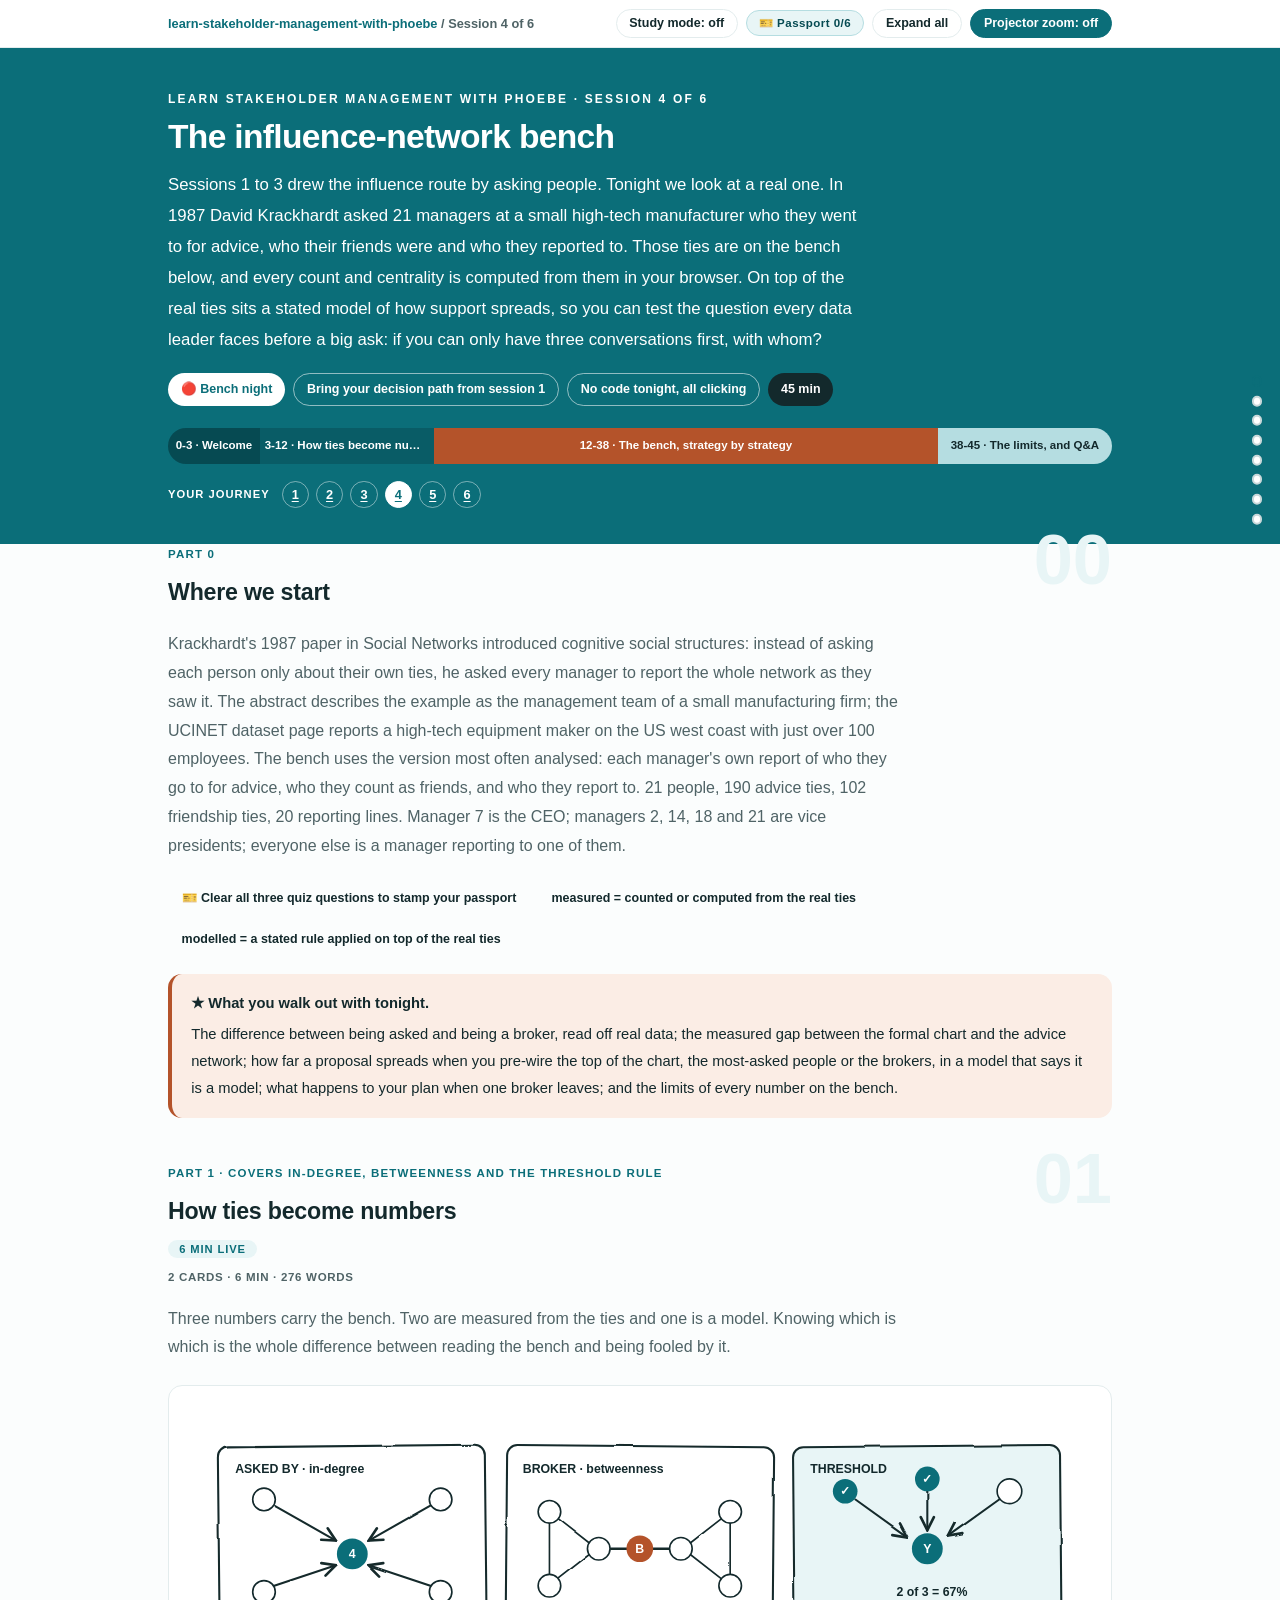
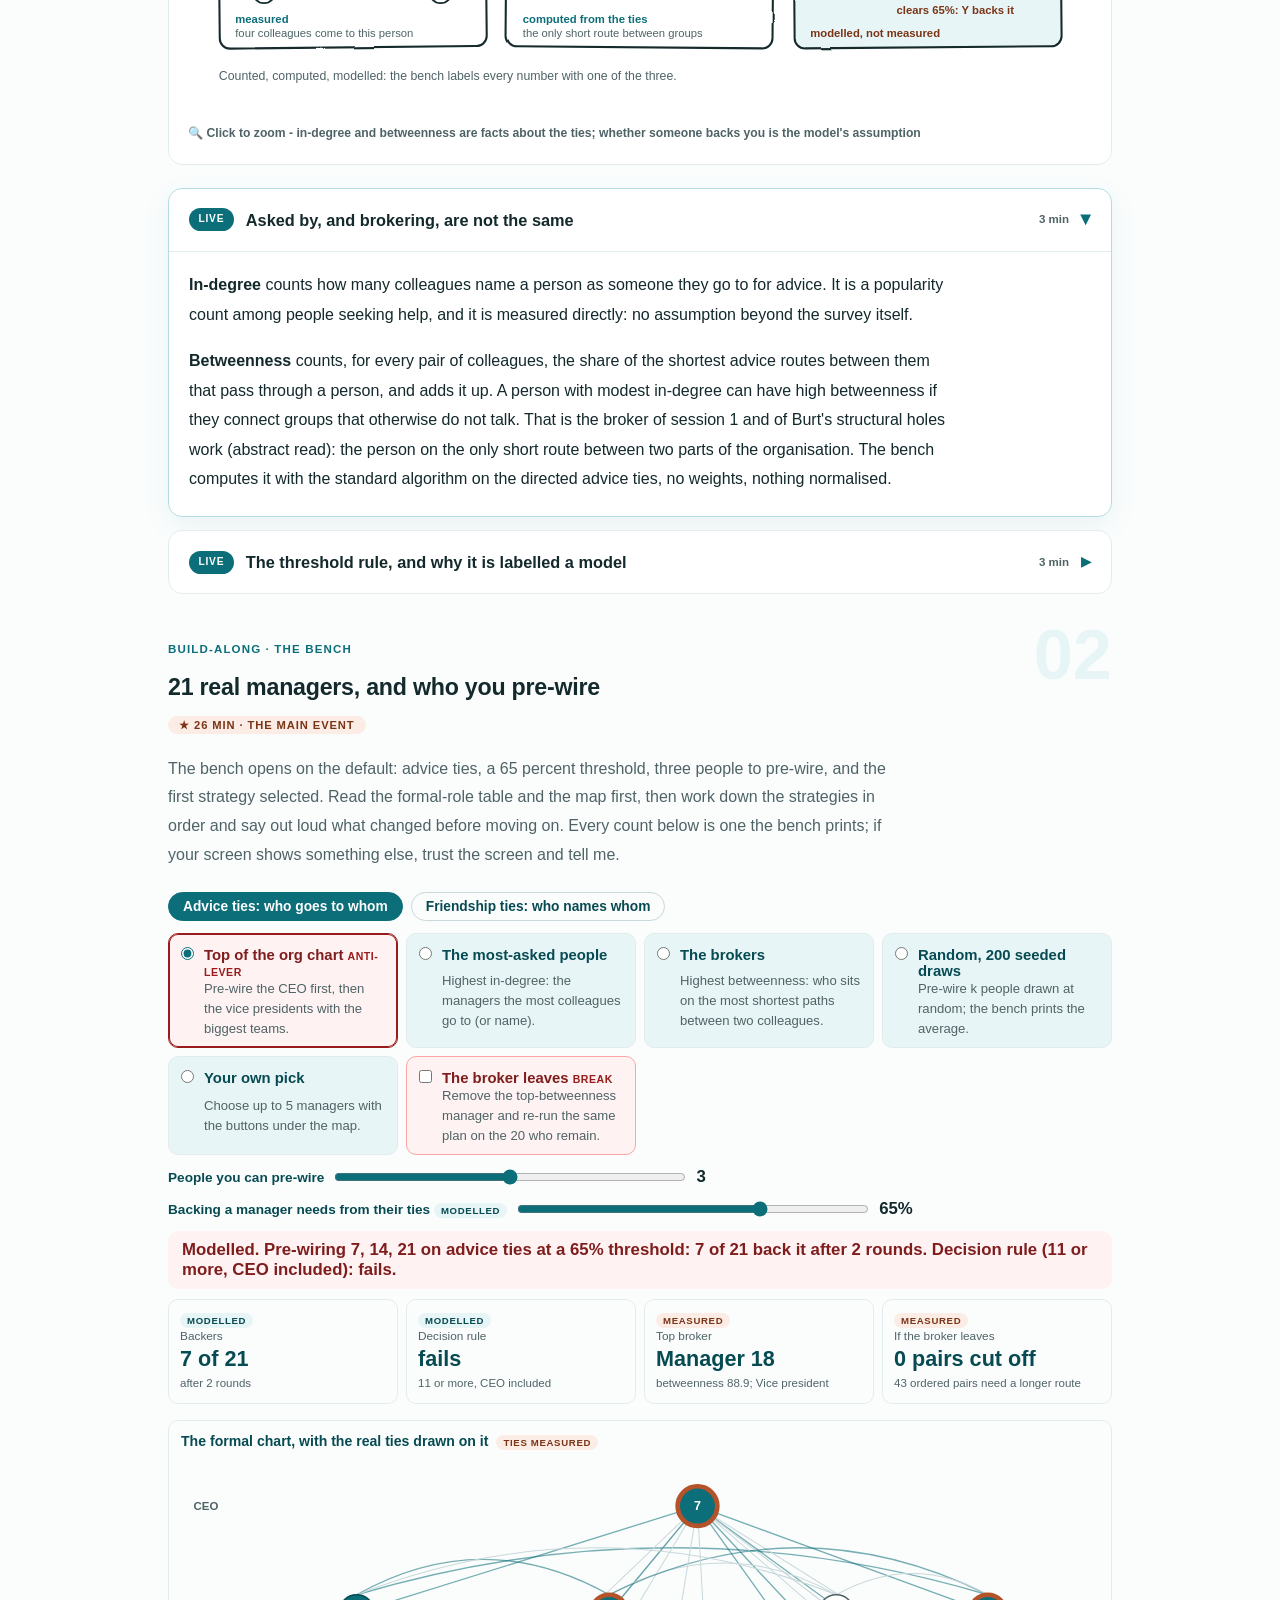
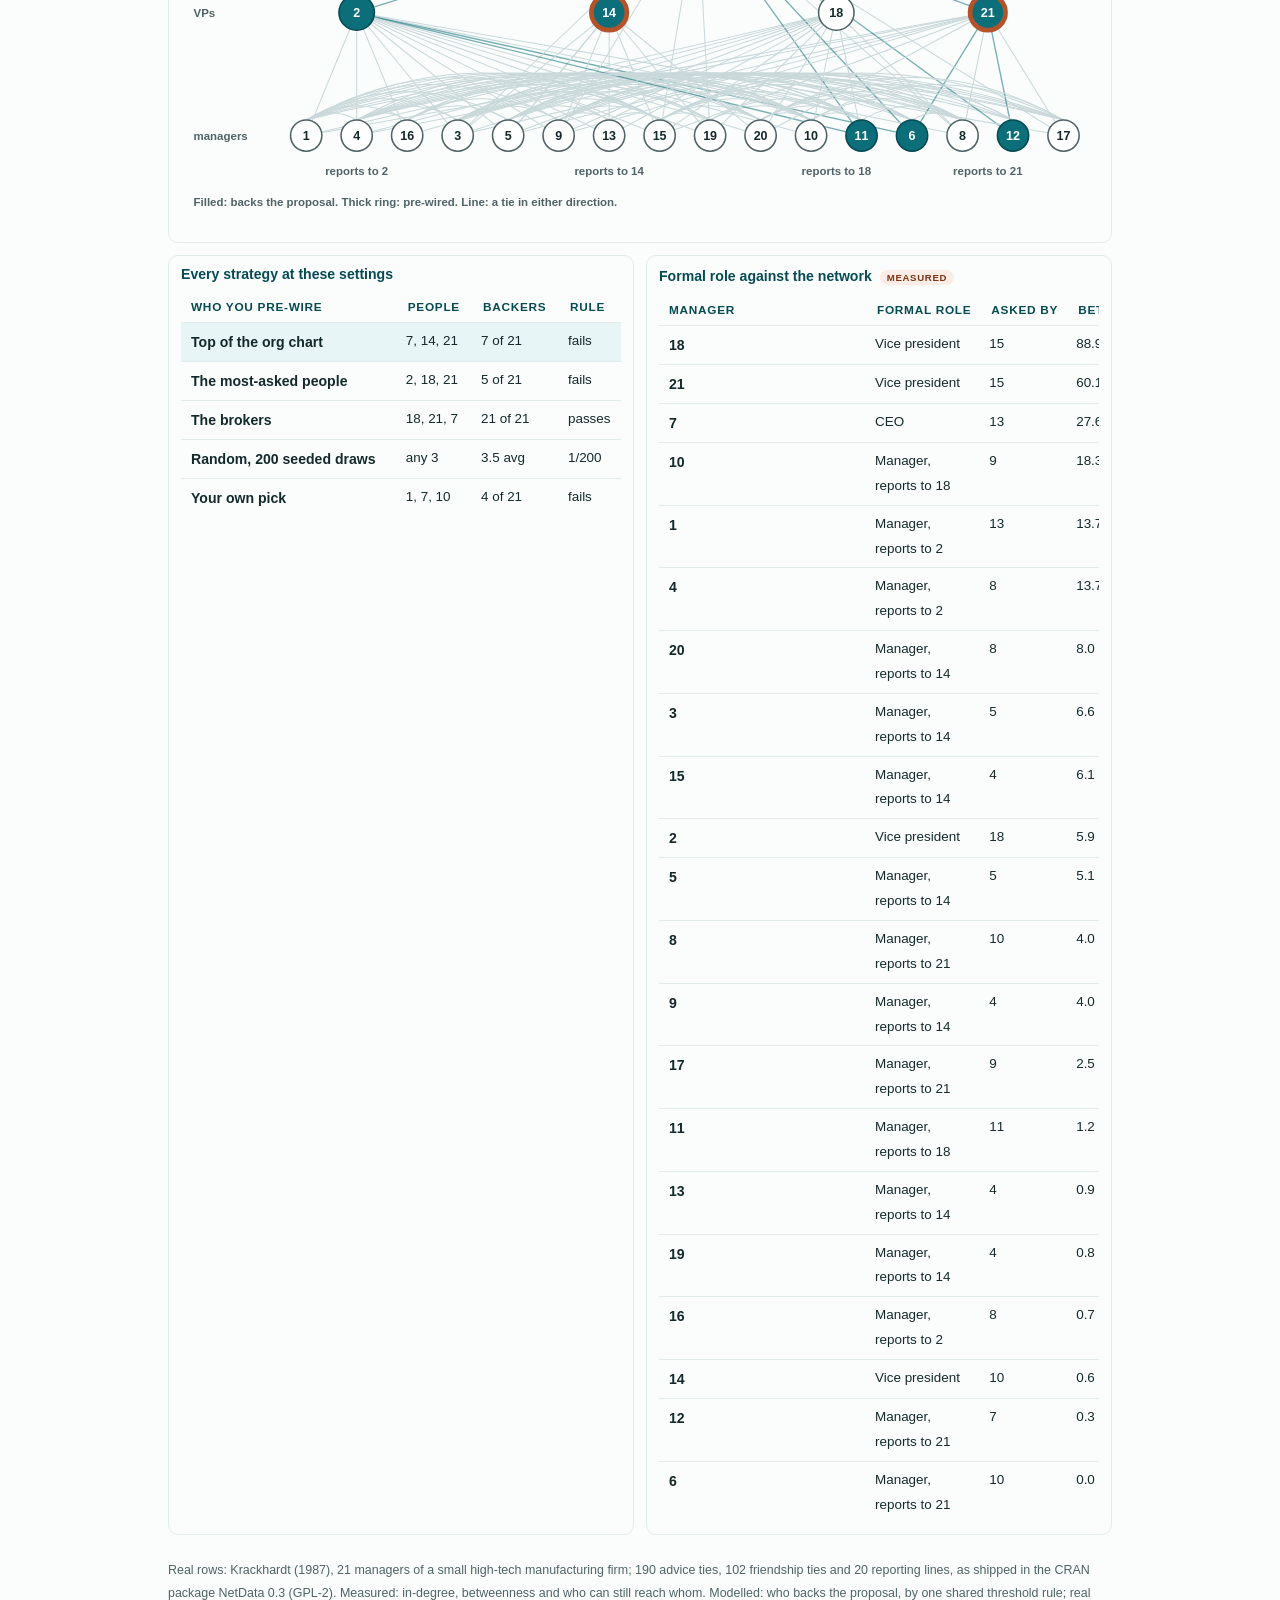
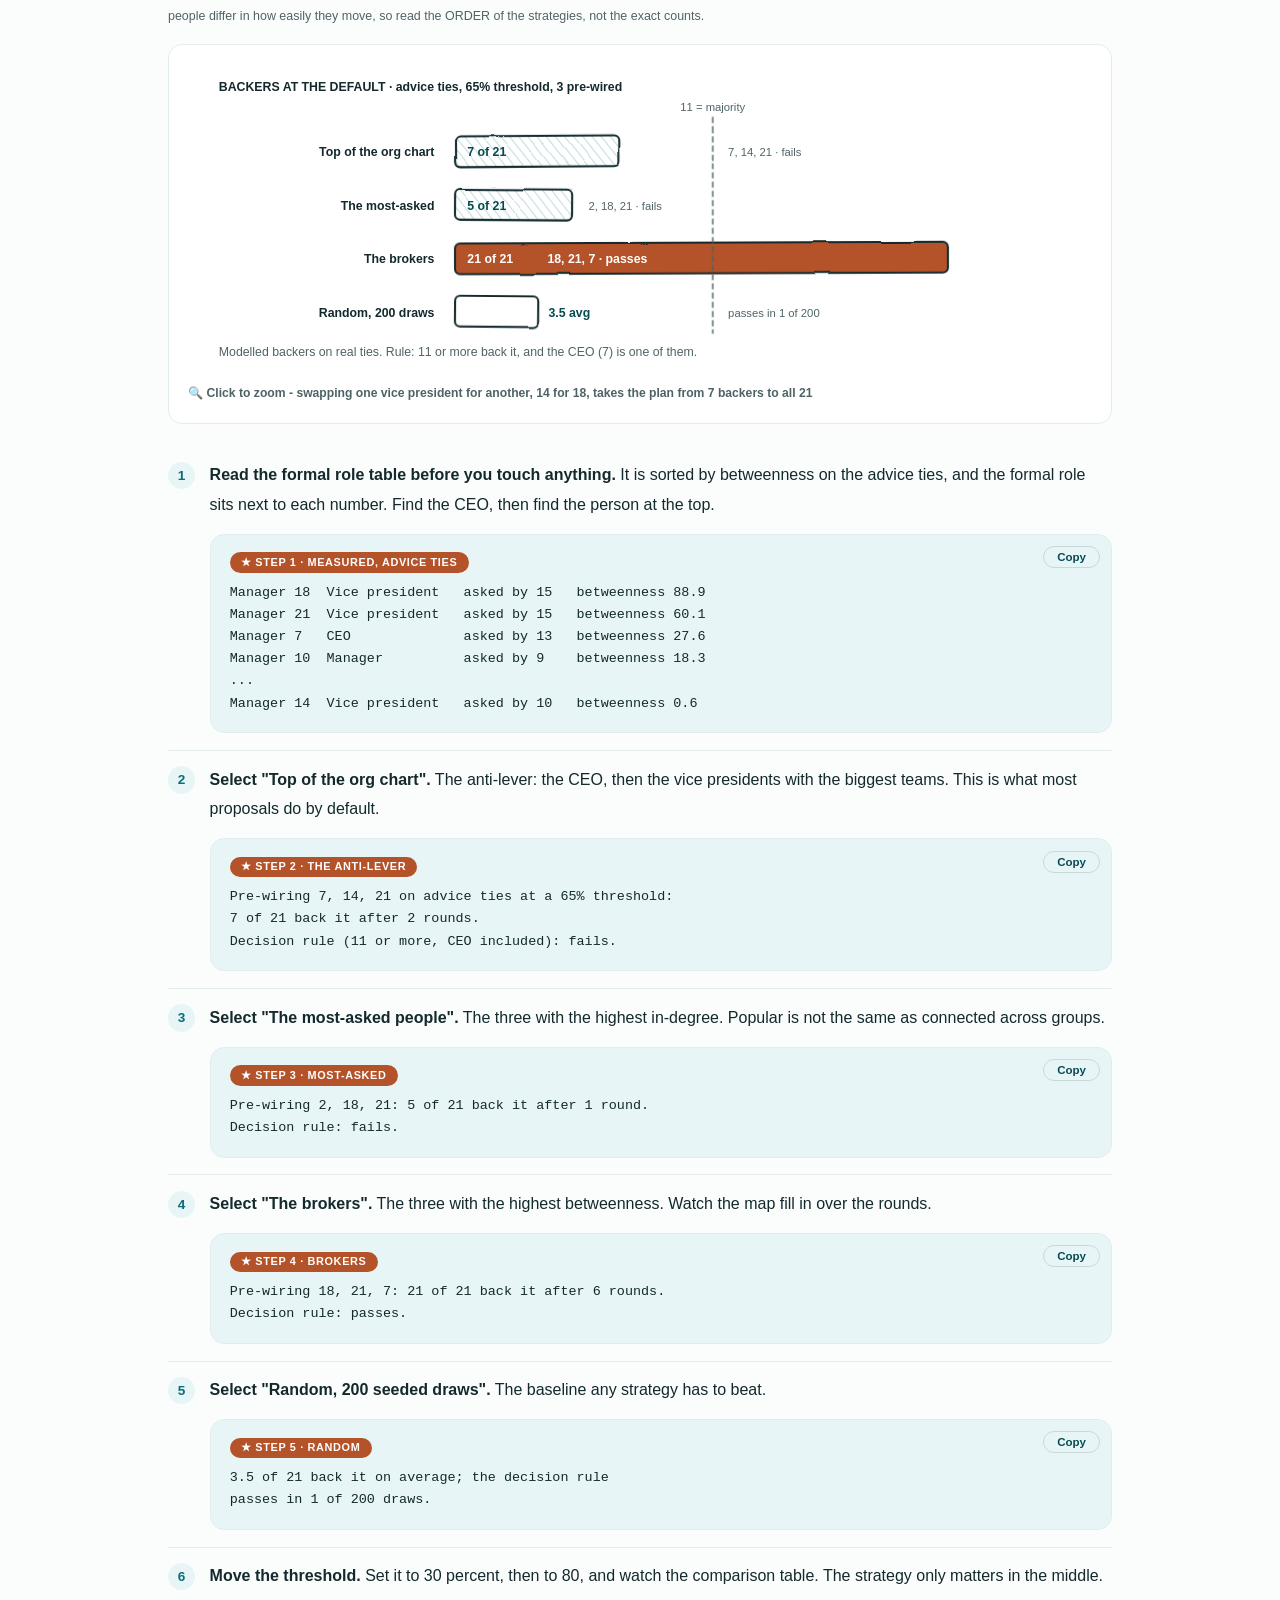
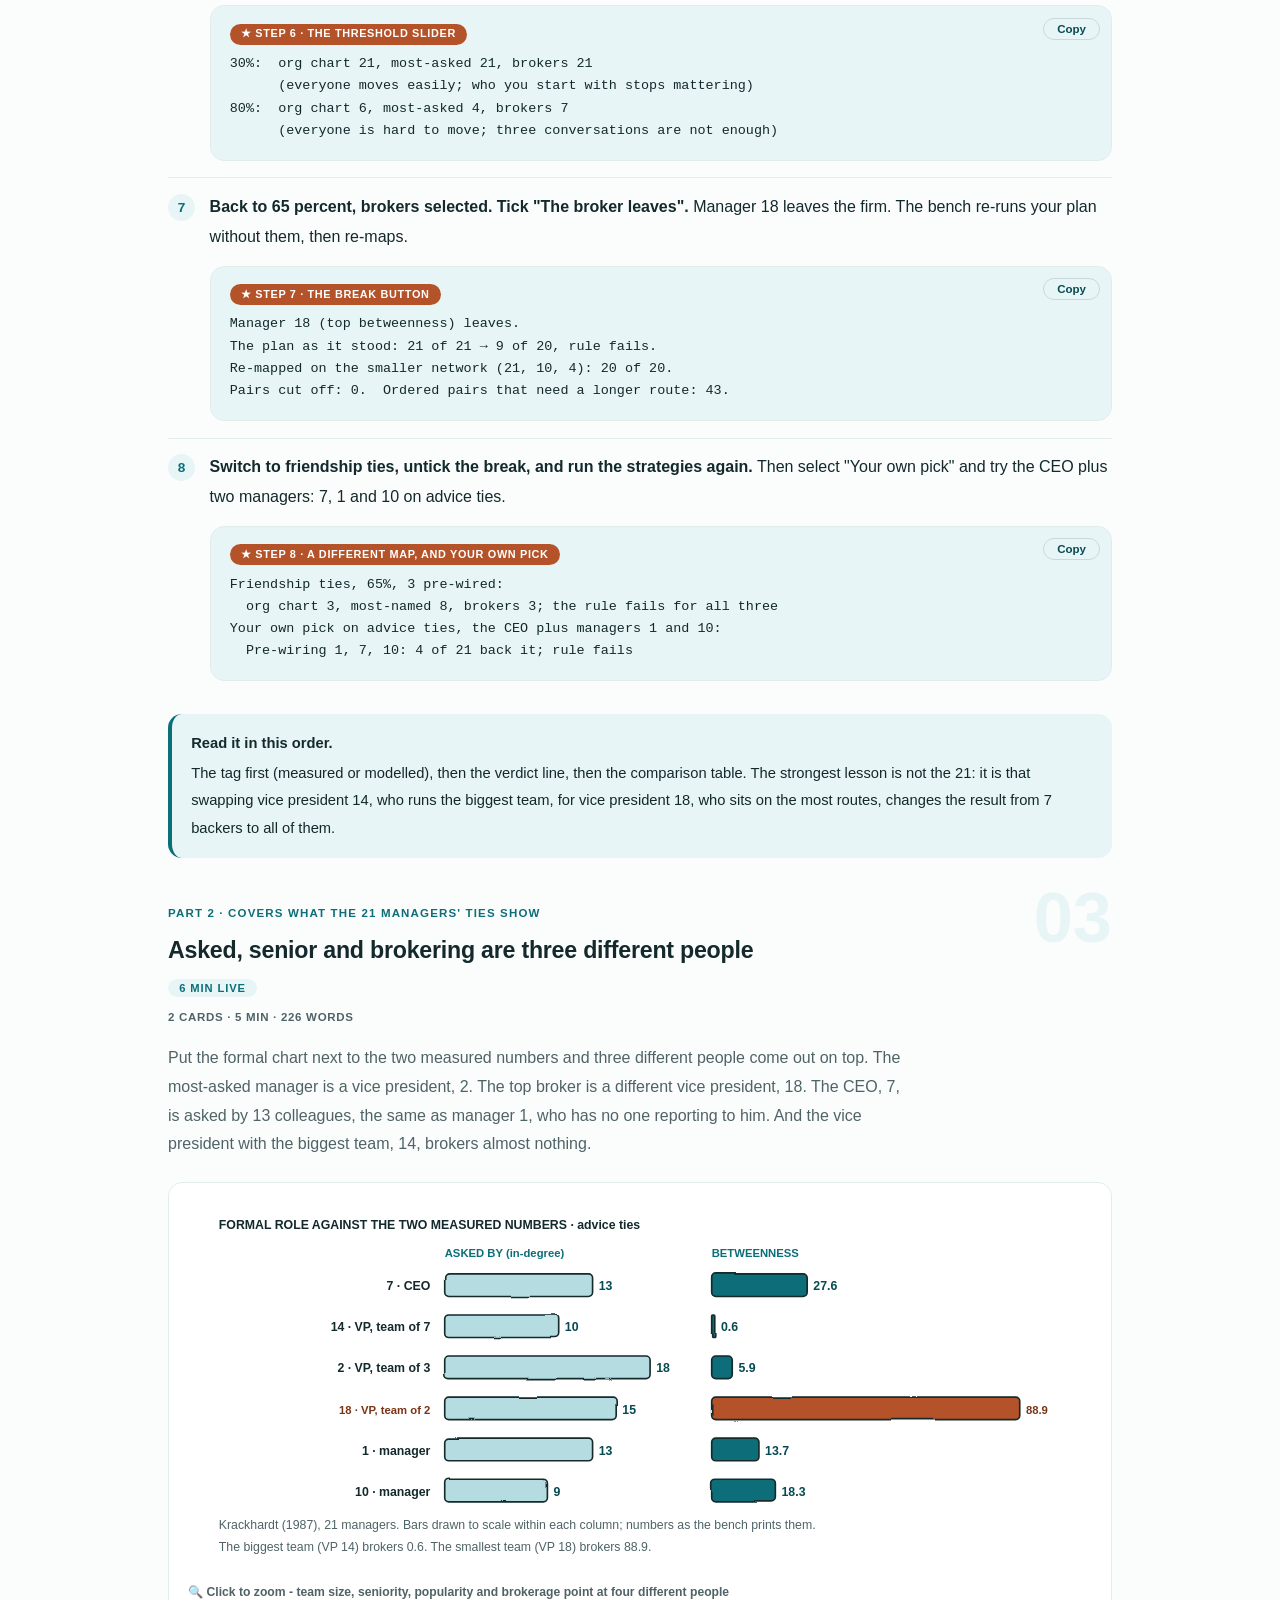
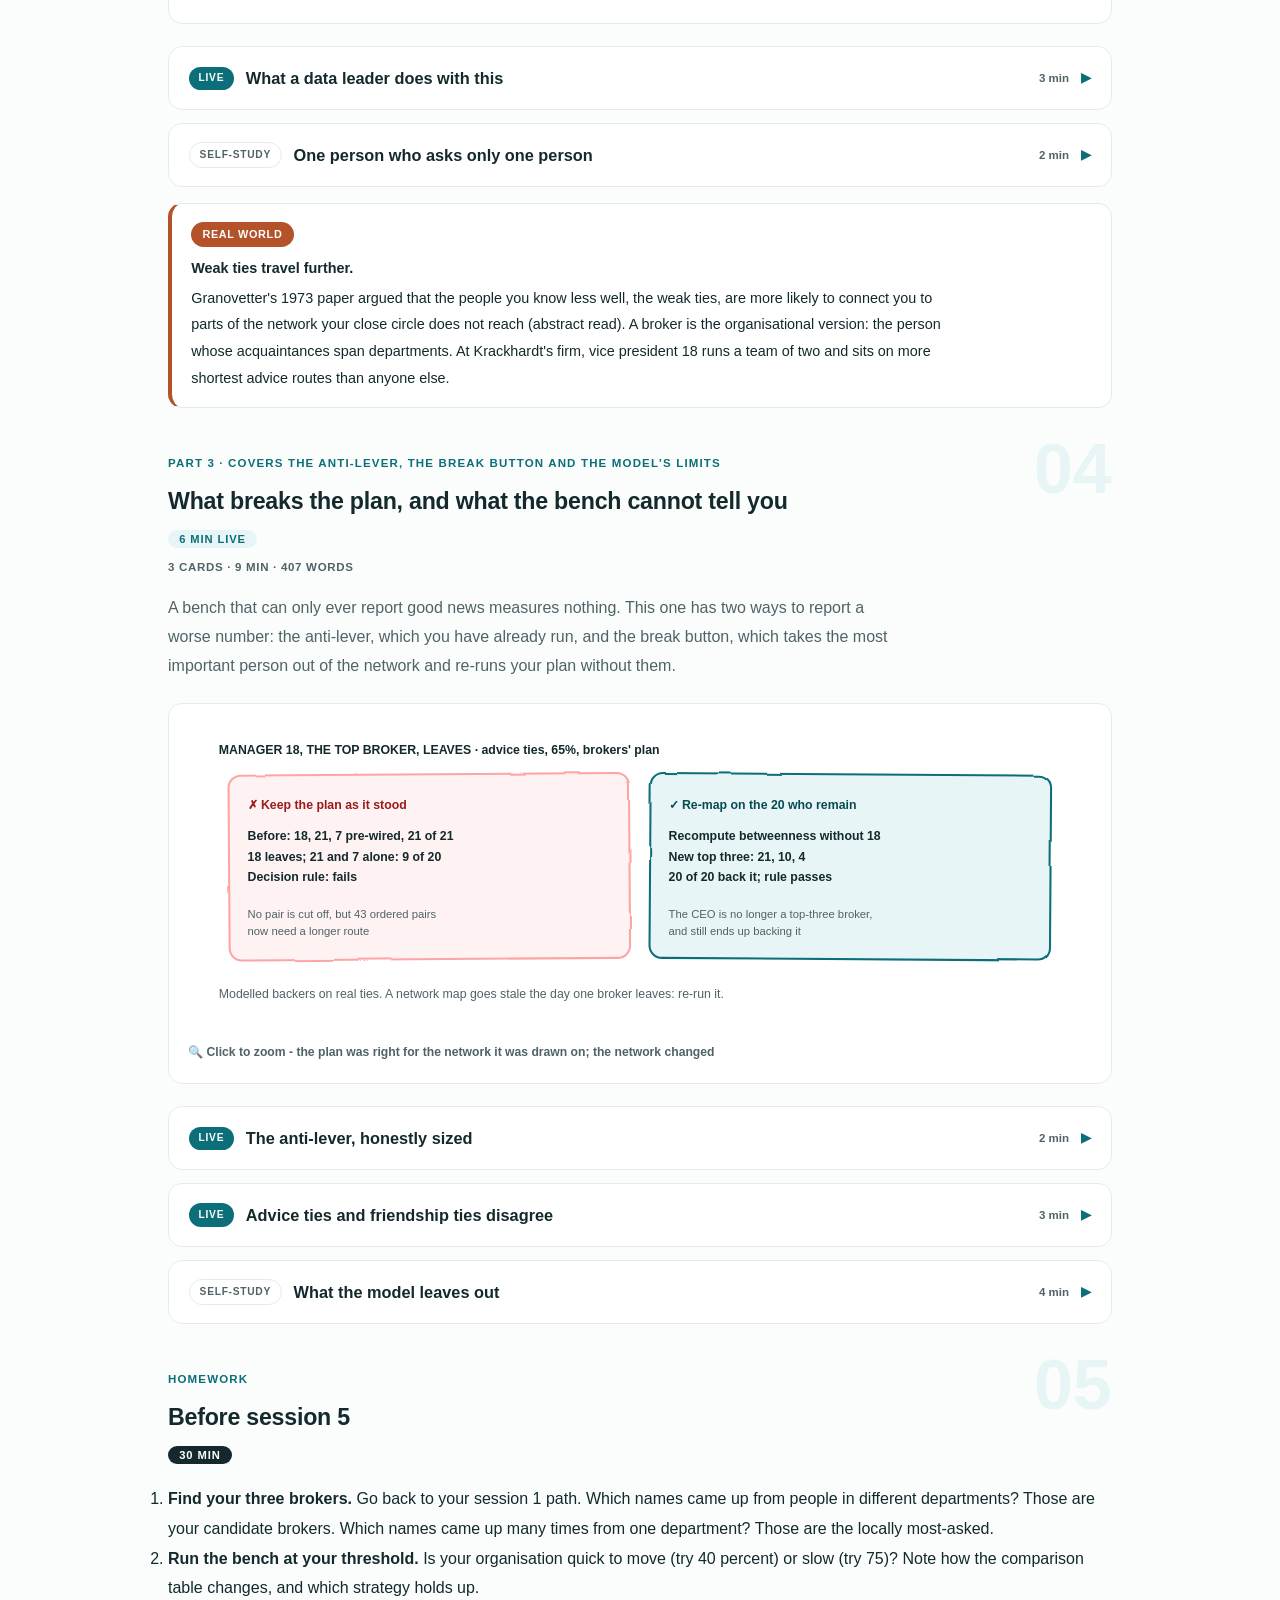
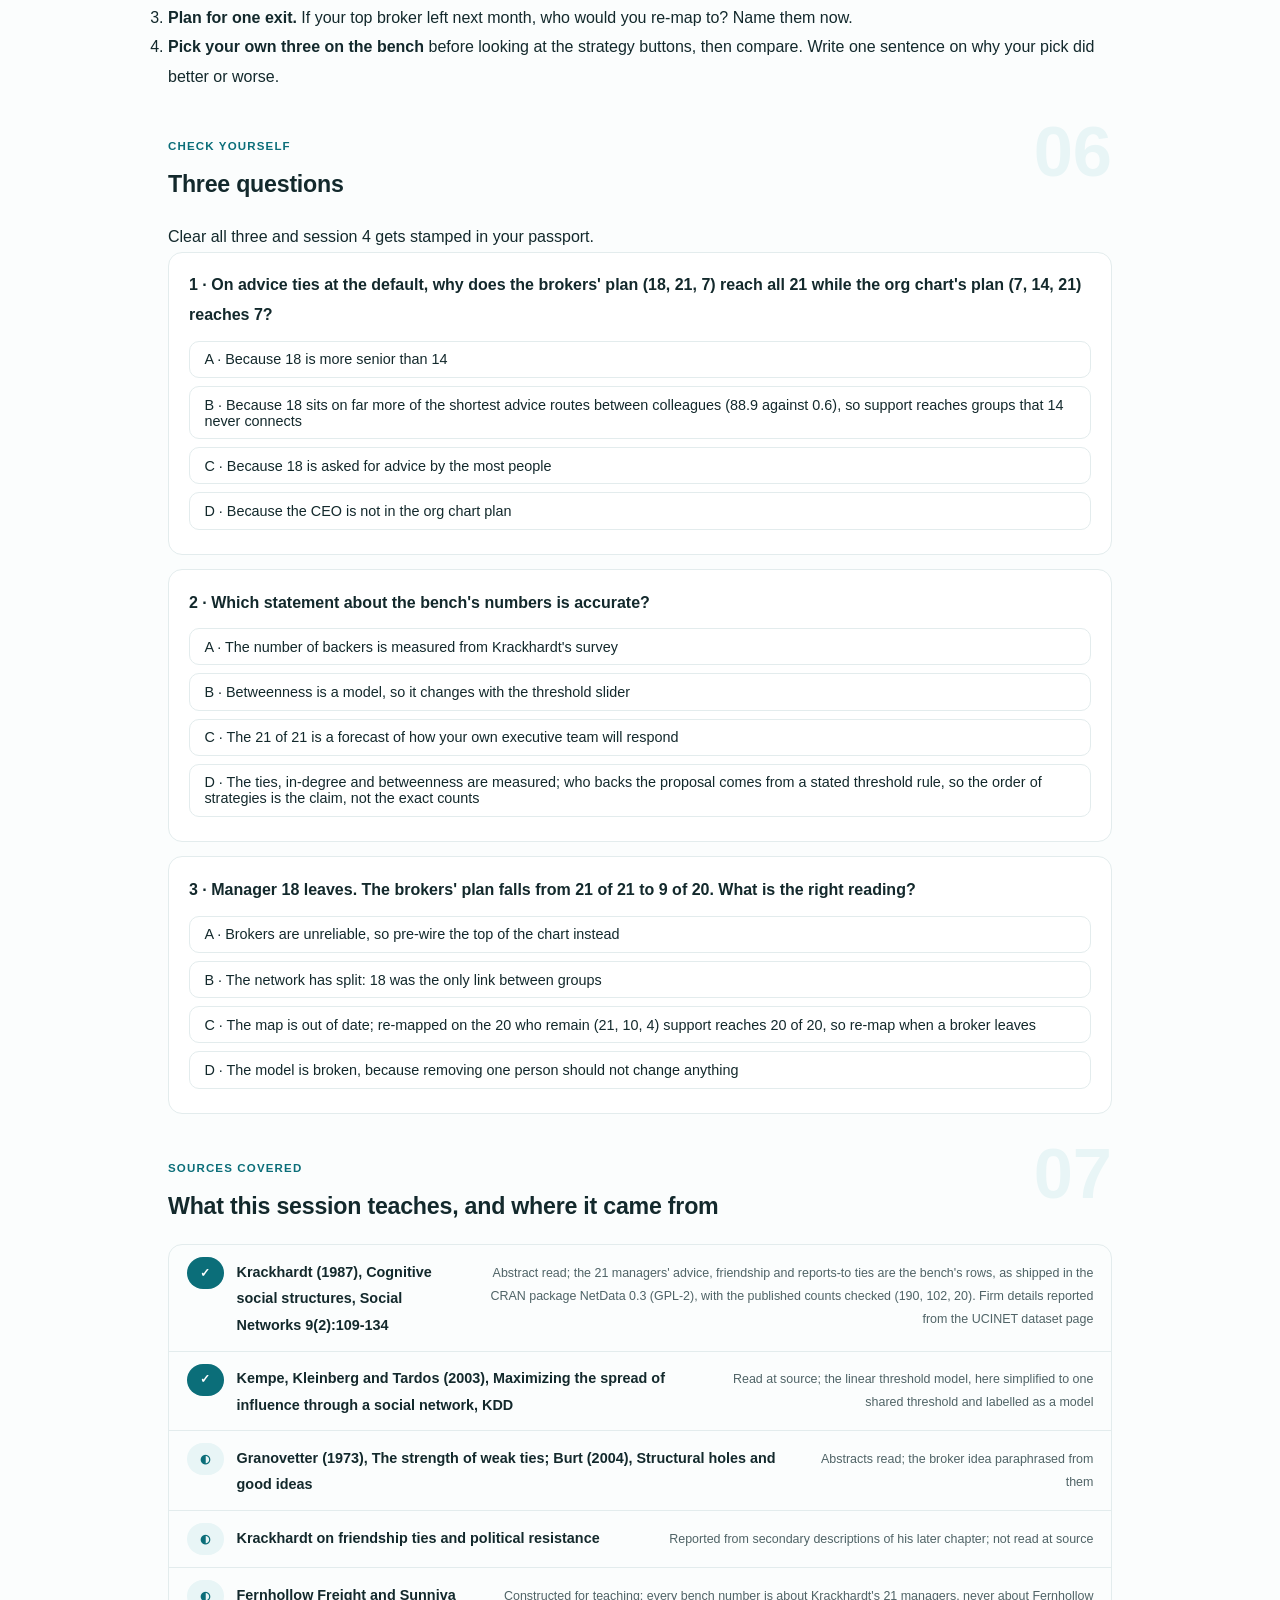
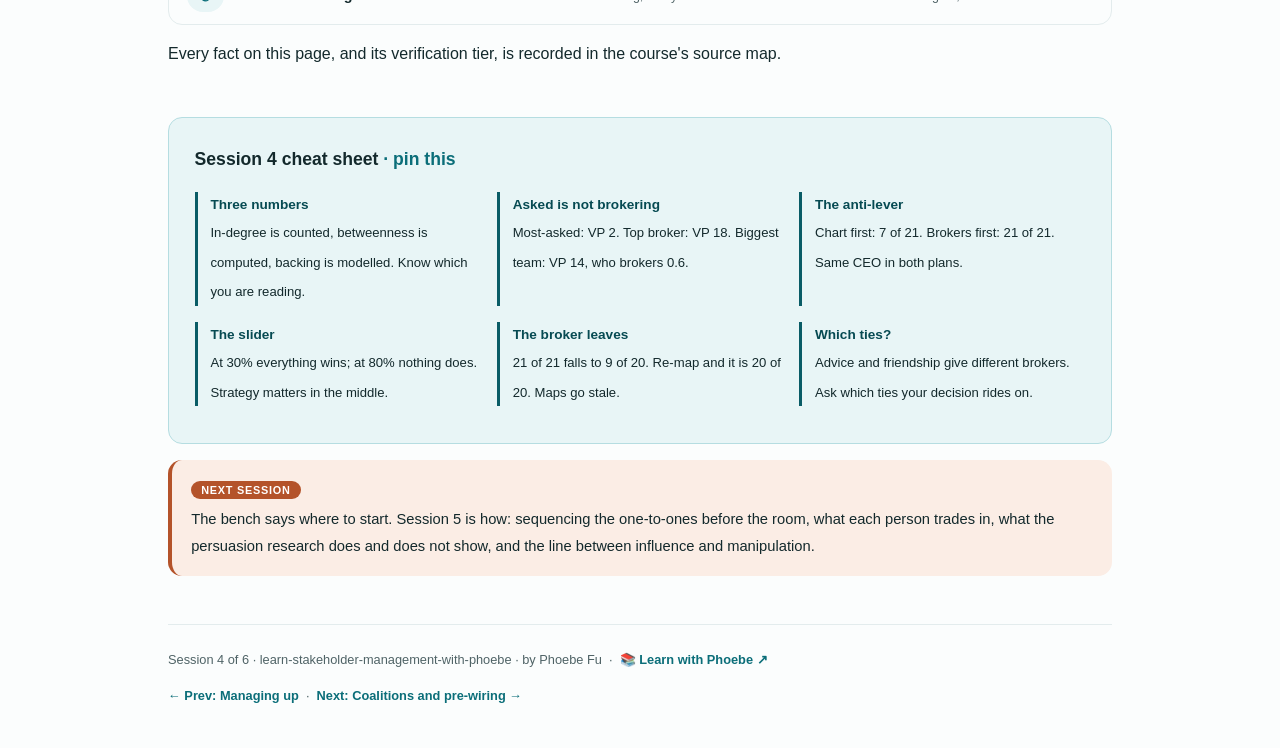
<file: courses/04-the-influence-network-bench.html>
<!DOCTYPE html>
<html lang="en">
<head>
<meta charset="UTF-8">
<meta name="viewport" content="width=device-width, initial-scale=1.0">
<!-- social:start -->
<meta name="description" content="Session 4 of 6. The real advice and friendship ties of 21 managers at a small high-tech manufacturer (Krackhardt, 1987), computed in your browser. Who is asked, who brokers, how far a proposal spreads when you pre-wire the top of the chart, the most-asked or the brokers, and what happens when the broker leaves.">
<meta property="og:type" content="article">
<meta property="og:site_name" content="Learn with Phoebe">
<meta property="og:title" content="The influence-network bench - learn stakeholder management with phoebe">
<meta property="og:description" content="Session 4 of 6. 21 real managers' advice ties. Pre-wire the top of the chart and 7 of 21 back you; pre-wire the brokers and all 21 do, in a model labelled as a model.">
<meta property="og:url" content="https://phoebefu6.github.io/learn-stakeholder-management-with-phoebe/courses/04-the-influence-network-bench.html">
<meta property="og:image" content="https://phoebefu6.github.io/learn-stakeholder-management-with-phoebe/assets/og-cover.png">
<meta property="og:image:width" content="1200">
<meta property="og:image:height" content="630">
<meta name="twitter:card" content="summary_large_image">
<meta name="twitter:title" content="The influence-network bench - learn stakeholder management with phoebe">
<meta name="twitter:description" content="Session 4 of 6. Who do you pre-wire? 21 real managers' ties, computed in your browser.">
<meta name="twitter:image" content="https://phoebefu6.github.io/learn-stakeholder-management-with-phoebe/assets/og-cover.png">
<!-- social:end -->
<title>Session 4 · The influence-network bench - learn stakeholder management with phoebe</title>
<link rel="stylesheet" href="../assets/style.css?v=2">
</head>
<body>

<div class="toolbar">
  <div class="wrap">
    <span class="crumb"><a href="../index.html">learn-stakeholder-management-with-phoebe</a> / Session 4 of 6</span>
    <button class="btn" id="toggle-all" type="button">Expand all</button>
    <button class="btn primary" id="zoom-toggle" type="button">Projector zoom: off</button>
  </div>
</div>

<header class="masthead">
  <div class="wrap">
    <div class="eyebrow">Learn Stakeholder Management with Phoebe · Session 4 of 6</div>
    <h1>The influence-network <span class="accent">bench</span></h1>
    <p class="sub">Sessions 1 to 3 drew the influence route by asking people. Tonight we look at a real one. In 1987 David Krackhardt asked 21 managers at a small high-tech manufacturer who they went to for advice, who their friends were and who they reported to. Those ties are on the bench below, and every count and centrality is computed from them in your browser. On top of the real ties sits a stated model of how support spreads, so you can test the question every data leader faces before a big ask: if you can only have three conversations first, with whom?</p>
    <div class="chip-row">
      <span class="chip level">🔴 Bench night</span>
      <span class="chip audience">Bring your decision path from session 1</span>
      <span class="chip audience">No code tonight, all clicking</span>
      <span class="chip time">45 min</span>
    </div>
    <div class="agenda">
      <span class="a1" style="flex:1">0-3 · Welcome</span>
      <span class="a2" style="flex:2">3-12 · How ties become numbers</span>
      <span class="a3" style="flex:6">12-38 · The bench, strategy by strategy</span>
      <span class="a4" style="flex:2">38-45 · The limits, and Q&amp;A</span>
    </div>
  </div>
</header>

<main class="wrap">

  <section class="section" id="intro">
    <div class="section-kicker">
      <span class="klabel">Part 0</span>
      <h2>Where we start</h2>
    </div>
    <p class="lede">Krackhardt's 1987 paper in Social Networks introduced cognitive social structures: instead of asking each person only about their own ties, he asked every manager to report the whole network as they saw it. The abstract describes the example as the management team of a small manufacturing firm; the UCINET dataset page reports a high-tech equipment maker on the US west coast with just over 100 employees. The bench uses the version most often analysed: each manager's own report of who they go to for advice, who they count as friends, and who they report to. 21 people, 190 advice ties, 102 friendship ties, 20 reporting lines. Manager 7 is the CEO; managers 2, 14, 18 and 21 are vice presidents; everyone else is a manager reporting to one of them.</p>

    <div class="legend">
      <span class="pill">🎫 Clear all three quiz questions to stamp your passport</span>
      <span class="pill">measured = counted or computed from the real ties</span>
      <span class="pill">modelled = a stated rule applied on top of the real ties</span>
    </div>

    <div class="callout win">
      <p><strong>★ What you walk out with tonight.</strong> The difference between being asked and being a broker, read off real data; the measured gap between the formal chart and the advice network; how far a proposal spreads when you pre-wire the top of the chart, the most-asked people or the brokers, in a model that says it is a model; what happens to your plan when one broker leaves; and the limits of every number on the bench.</p>
    </div>
  </section>

  <section class="section" id="part-1">
    <div class="section-kicker">
      <span class="klabel">Part 1 · covers in-degree, betweenness and the threshold rule</span>
      <h2>How ties become numbers</h2>
      <span class="tag concept">6 min live</span>
    </div>
    <p class="lede">Three numbers carry the bench. Two are measured from the ties and one is a model. Knowing which is which is the whole difference between reading the bench and being fooled by it.</p>

    <figure class="zoomable">
      <svg viewBox="0 0 880 300" xmlns="http://www.w3.org/2000/svg" role="img" aria-label="Three panels. Asked by: four colleagues each draw an arrow into one person, an in-degree of 4. Broker: two groups of three are joined only through one person in the middle, highlighted. Threshold, modelled: a manager whose three advisers include two backers, two of three is 67 percent, which clears a 65 percent threshold, so the manager backs it too.">
        <defs>
          <filter id="s4aSk" x="-3%" y="-3%" width="106%" height="106%"><feTurbulence type="fractalNoise" baseFrequency="0.02" numOctaves="2" seed="13" result="n"/><feDisplacementMap in="SourceGraphic" in2="n" scale="2.4" xChannelSelector="R" yChannelSelector="G"/></filter>
          <marker id="s4aAr" viewBox="0 0 10 10" refX="9" refY="5" markerWidth="8" markerHeight="8" orient="auto"><path d="M1 1 L9 5 L1 9" fill="none" stroke="#13292C" stroke-width="1.6" stroke-linecap="round"/></marker>
        </defs>
        <style>
          .s4aH { font: 800 12px Inter, sans-serif; fill: #13292C; }
          .s4aS { font: 400 11px Inter, sans-serif; fill: #4F6366; }
          .s4aB { font: 800 11px Inter, sans-serif; fill: #7A3416; }
          .s4aA { font: 700 11px Inter, sans-serif; fill: #0B6E79; }
          .s4aW { font: 800 12px Inter, sans-serif; fill: #FFFFFF; }
          .s4aK { font: 800 12px Inter, sans-serif; fill: #13292C; }
          .s4aN { font: 400 12px Inter, sans-serif; fill: #4F6366; }
        </style>

        <g filter="url(#s4aSk)" fill="none" stroke="#13292C" stroke-width="2" stroke-linecap="round" stroke-linejoin="round">
          <rect x="30" y="40" width="260" height="196" rx="10" transform="rotate(-0.6 160 138)" fill="#FFFFFF"/>
          <rect x="310" y="40" width="260" height="196" rx="10" transform="rotate(0.5 440 138)" fill="#FFFFFF"/>
          <rect x="590" y="40" width="260" height="196" rx="10" transform="rotate(-0.5 720 138)" fill="#E8F5F6"/>
          <path d="M84 98 L144 132" marker-end="url(#s4aAr)"/>
          <path d="M236 98 L176 132" marker-end="url(#s4aAr)"/>
          <path d="M84 176 L144 156" marker-end="url(#s4aAr)"/>
          <path d="M236 176 L176 156" marker-end="url(#s4aAr)"/>
          <path d="M352 104 L352 176 L398 140 Z M352 104 L398 140" stroke-width="1.6"/>
          <path d="M528 104 L528 176 L482 140 Z M528 104 L482 140" stroke-width="1.6"/>
          <path d="M412 140 L428 140 M452 140 L468 140" stroke-width="2.4"/>
          <path d="M650 92 L700 128" marker-end="url(#s4aAr)"/>
          <path d="M720 84 L720 122" marker-end="url(#s4aAr)"/>
          <path d="M790 92 L740 128" marker-end="url(#s4aAr)"/>
        </g>

        <circle cx="160" cy="145" r="15" fill="#0B6E79"/><text class="s4aW" x="160" y="149" text-anchor="middle">4</text>
        <circle cx="74" cy="92" r="11" fill="#FFFFFF" stroke="#13292C" stroke-width="1.6"/>
        <circle cx="246" cy="92" r="11" fill="#FFFFFF" stroke="#13292C" stroke-width="1.6"/>
        <circle cx="74" cy="182" r="11" fill="#FFFFFF" stroke="#13292C" stroke-width="1.6"/>
        <circle cx="246" cy="182" r="11" fill="#FFFFFF" stroke="#13292C" stroke-width="1.6"/>

        <circle cx="352" cy="104" r="11" fill="#FFFFFF" stroke="#13292C" stroke-width="1.6"/>
        <circle cx="352" cy="176" r="11" fill="#FFFFFF" stroke="#13292C" stroke-width="1.6"/>
        <circle cx="400" cy="140" r="11" fill="#FFFFFF" stroke="#13292C" stroke-width="1.6"/>
        <circle cx="528" cy="104" r="11" fill="#FFFFFF" stroke="#13292C" stroke-width="1.6"/>
        <circle cx="528" cy="176" r="11" fill="#FFFFFF" stroke="#13292C" stroke-width="1.6"/>
        <circle cx="480" cy="140" r="11" fill="#FFFFFF" stroke="#13292C" stroke-width="1.6"/>
        <circle cx="440" cy="140" r="13" fill="#B4532A"/><text class="s4aW" x="440" y="144" text-anchor="middle">B</text>

        <circle cx="640" cy="84" r="12" fill="#0B6E79"/><text class="s4aW" x="640" y="88" text-anchor="middle">✓</text>
        <circle cx="720" cy="72" r="12" fill="#0B6E79"/><text class="s4aW" x="720" y="76" text-anchor="middle">✓</text>
        <circle cx="800" cy="84" r="12" fill="#FFFFFF" stroke="#13292C" stroke-width="1.6"/>
        <circle cx="720" cy="140" r="15" fill="#0B6E79"/><text class="s4aW" x="720" y="144" text-anchor="middle">Y</text>

        <text class="s4aH" x="46" y="66">ASKED BY · in-degree</text>
        <text class="s4aS" x="46" y="226">four colleagues come to this person</text>
        <text class="s4aA" x="46" y="212">measured</text>
        <text class="s4aH" x="326" y="66">BROKER · betweenness</text>
        <text class="s4aS" x="326" y="226">the only short route between groups</text>
        <text class="s4aA" x="326" y="212">computed from the ties</text>
        <text class="s4aH" x="606" y="66">THRESHOLD</text>
        <text class="s4aK" x="690" y="186">2 of 3 = 67%</text>
        <text class="s4aB" x="690" y="204">clears 65%: Y backs it</text>
        <text class="s4aB" x="606" y="226">modelled, not measured</text>

        <text class="s4aN" x="30" y="268">Counted, computed, modelled: the bench labels every number with one of the three.</text>
      </svg>
      <figcaption>🔍 Click to zoom - in-degree and betweenness are facts about the ties; whether someone backs you is the model's assumption</figcaption>
    </figure>

    <details class="card" open>
      <summary><span class="mode live">Live</span>Asked by, and brokering, are not the same<span class="mini">3 min</span><span class="caret">▶</span></summary>
      <div class="body">
        <p><strong>In-degree</strong> counts how many colleagues name a person as someone they go to for advice. It is a popularity count among people seeking help, and it is measured directly: no assumption beyond the survey itself.</p>
        <p><strong>Betweenness</strong> counts, for every pair of colleagues, the share of the shortest advice routes between them that pass through a person, and adds it up. A person with modest in-degree can have high betweenness if they connect groups that otherwise do not talk. That is the broker of session 1 and of Burt's structural holes work (abstract read): the person on the only short route between two parts of the organisation. The bench computes it with the standard algorithm on the directed advice ties, no weights, nothing normalised.</p>
      </div>
    </details>

    <details class="card">
      <summary><span class="mode live">Live</span>The threshold rule, and why it is labelled a model<span class="mini">3 min</span><span class="caret">▶</span></summary>
      <div class="body">
        <p>Nobody in Krackhardt's firm was ever asked about Sunniva's platform. To ask "how far would support spread?" the bench needs a rule, and it uses the linear threshold idea from Kempe, Kleinberg and Tardos (2003, read at source): a person comes on board once enough of the people who influence them already have. Here, a manager backs the proposal once at least a set share of the people they go to for advice back it. You pre-wire a few people; the rule runs in rounds until nobody else moves.</p>
        <p>Kempe and colleagues give every person their own threshold, drawn at random. The bench gives everyone one shared threshold, set with a slider, so the results are exact and repeatable. That is a simplification real people do not obey. Read the ORDER of the strategies on the bench, which survives most settings, and never the exact count as a forecast for your own company.</p>
      </div>
    </details>
  </section>

  <section class="section" id="bench">
    <div class="section-kicker">
      <span class="klabel">Build-along · the bench</span>
      <h2>21 real managers, and who you pre-wire</h2>
      <span class="tag demo">★ 26 min · the main event</span>
    </div>
    <p class="lede">The bench opens on the default: advice ties, a 65 percent threshold, three people to pre-wire, and the first strategy selected. Read the formal-role table and the map first, then work down the strategies in order and say out loud what changed before moving on. Every count below is one the bench prints; if your screen shows something else, trust the screen and tell me.</p>

    <div id="stk-bench" data-live-bench></div>

    <figure class="zoomable">
      <svg viewBox="0 0 880 300" xmlns="http://www.w3.org/2000/svg" role="img" aria-label="Bars for the four strategies at the default settings. Top of the org chart, managers 7, 14 and 21: 7 of 21 back it, the rule fails. The most-asked, 2, 18 and 21: 5 of 21, fails. The brokers, 18, 21 and 7: 21 of 21, passes. Random, 200 draws: 3.5 on average, passes in 1 of 200. A dashed line marks 11, the majority.">
        <defs>
          <filter id="s4bSk" x="-3%" y="-3%" width="106%" height="106%"><feTurbulence type="fractalNoise" baseFrequency="0.02" numOctaves="2" seed="29" result="n"/><feDisplacementMap in="SourceGraphic" in2="n" scale="2.4" xChannelSelector="R" yChannelSelector="G"/></filter>
          <pattern id="s4bHc" patternUnits="userSpaceOnUse" width="7" height="7" patternTransform="rotate(-38)"><line x1="0" y1="0" x2="0" y2="7" stroke="#0B6E79" stroke-width="1" opacity=".5"/></pattern>
        </defs>
        <style>
          .s4bH { font: 800 12px Inter, sans-serif; fill: #13292C; }
          .s4bL { font: 600 12px Inter, sans-serif; fill: #13292C; }
          .s4bS { font: 400 11px Inter, sans-serif; fill: #4F6366; }
          .s4bB { font: 800 11px Inter, sans-serif; fill: #7A3416; }
          .s4bV { font: 800 12px Inter, sans-serif; fill: #064A52; }
          .s4bW { font: 800 12px Inter, sans-serif; fill: #FFFFFF; }
          .s4bN { font: 400 12px Inter, sans-serif; fill: #4F6366; }
        </style>

        <text class="s4bH" x="30" y="26">BACKERS AT THE DEFAULT · advice ties, 65% threshold, 3 pre-wired</text>

        <g filter="url(#s4bSk)" fill="none" stroke="#13292C" stroke-width="2" stroke-linecap="round" stroke-linejoin="round">
          <rect x="260" y="70" width="160" height="30" rx="5" transform="rotate(-0.4 340 85)" fill="url(#s4bHc)"/>
          <rect x="260" y="122" width="114" height="30" rx="5" transform="rotate(0.4 317 137)" fill="url(#s4bHc)"/>
          <rect x="260" y="174" width="480" height="30" rx="5" transform="rotate(-0.2 500 189)" fill="#B4532A"/>
          <rect x="260" y="226" width="81" height="30" rx="5" transform="rotate(0.5 300 241)" fill="#FFFFFF"/>
          <path d="M511 52 L511 262" stroke="#4F6366" stroke-width="1.4" stroke-dasharray="5 4"/>
        </g>

        <text class="s4bS" x="511" y="46" text-anchor="middle">11 = majority</text>
        <text class="s4bL" x="240" y="90" text-anchor="end">Top of the org chart</text>
        <text class="s4bL" x="240" y="142" text-anchor="end">The most-asked</text>
        <text class="s4bL" x="240" y="194" text-anchor="end">The brokers</text>
        <text class="s4bL" x="240" y="246" text-anchor="end">Random, 200 draws</text>
        <text class="s4bV" x="272" y="90">7 of 21</text>
        <text class="s4bV" x="272" y="142">5 of 21</text>
        <text class="s4bW" x="272" y="194">21 of 21</text>
        <text class="s4bV" x="351" y="246">3.5 avg</text>
        <text class="s4bS" x="526" y="90">7, 14, 21 · fails</text>
        <text class="s4bS" x="390" y="142">2, 18, 21 · fails</text>
        <text class="s4bW" x="350" y="194">18, 21, 7 · passes</text>
        <text class="s4bS" x="526" y="246">passes in 1 of 200</text>

        <text class="s4bN" x="30" y="284">Modelled backers on real ties. Rule: 11 or more back it, and the CEO (7) is one of them.</text>
      </svg>
      <figcaption>🔍 Click to zoom - swapping one vice president for another, 14 for 18, takes the plan from 7 backers to all 21</figcaption>
    </figure>

    <div class="steps">
      <div class="step">
        <p><strong>Read the formal role table before you touch anything.</strong> It is sorted by betweenness on the advice ties, and the formal role sits next to each number. Find the CEO, then find the person at the top.</p>
        <div class="prompt-box good"><span class="label">★ Step 1 · measured, advice ties</span>Manager 18  Vice president   asked by 15   betweenness 88.9
Manager 21  Vice president   asked by 15   betweenness 60.1
Manager 7   CEO              asked by 13   betweenness 27.6
Manager 10  Manager          asked by 9    betweenness 18.3
...
Manager 14  Vice president   asked by 10   betweenness 0.6</div>
      </div>
      <div class="step">
        <p><strong>Select "Top of the org chart".</strong> The anti-lever: the CEO, then the vice presidents with the biggest teams. This is what most proposals do by default.</p>
        <div class="prompt-box good"><span class="label">★ Step 2 · the anti-lever</span>Pre-wiring 7, 14, 21 on advice ties at a 65% threshold:
7 of 21 back it after 2 rounds.
Decision rule (11 or more, CEO included): fails.</div>
      </div>
      <div class="step">
        <p><strong>Select "The most-asked people".</strong> The three with the highest in-degree. Popular is not the same as connected across groups.</p>
        <div class="prompt-box good"><span class="label">★ Step 3 · most-asked</span>Pre-wiring 2, 18, 21: 5 of 21 back it after 1 round.
Decision rule: fails.</div>
      </div>
      <div class="step">
        <p><strong>Select "The brokers".</strong> The three with the highest betweenness. Watch the map fill in over the rounds.</p>
        <div class="prompt-box good"><span class="label">★ Step 4 · brokers</span>Pre-wiring 18, 21, 7: 21 of 21 back it after 6 rounds.
Decision rule: passes.</div>
      </div>
      <div class="step">
        <p><strong>Select "Random, 200 seeded draws".</strong> The baseline any strategy has to beat.</p>
        <div class="prompt-box good"><span class="label">★ Step 5 · random</span>3.5 of 21 back it on average; the decision rule
passes in 1 of 200 draws.</div>
      </div>
      <div class="step">
        <p><strong>Move the threshold.</strong> Set it to 30 percent, then to 80, and watch the comparison table. The strategy only matters in the middle.</p>
        <div class="prompt-box good"><span class="label">★ Step 6 · the threshold slider</span>30%:  org chart 21, most-asked 21, brokers 21
      (everyone moves easily; who you start with stops mattering)
80%:  org chart 6, most-asked 4, brokers 7
      (everyone is hard to move; three conversations are not enough)</div>
      </div>
      <div class="step">
        <p><strong>Back to 65 percent, brokers selected. Tick "The broker leaves".</strong> Manager 18 leaves the firm. The bench re-runs your plan without them, then re-maps.</p>
        <div class="prompt-box good"><span class="label">★ Step 7 · the break button</span>Manager 18 (top betweenness) leaves.
The plan as it stood: 21 of 21 → 9 of 20, rule fails.
Re-mapped on the smaller network (21, 10, 4): 20 of 20.
Pairs cut off: 0.  Ordered pairs that need a longer route: 43.</div>
      </div>
      <div class="step">
        <p><strong>Switch to friendship ties, untick the break, and run the strategies again.</strong> Then select "Your own pick" and try the CEO plus two managers: 7, 1 and 10 on advice ties.</p>
        <div class="prompt-box good"><span class="label">★ Step 8 · a different map, and your own pick</span>Friendship ties, 65%, 3 pre-wired:
  org chart 3, most-named 8, brokers 3; the rule fails for all three
Your own pick on advice ties, the CEO plus managers 1 and 10:
  Pre-wiring 1, 7, 10: 4 of 21 back it; rule fails</div>
      </div>
    </div>

    <div class="callout tip">
      <p><strong>Read it in this order.</strong> The tag first (measured or modelled), then the verdict line, then the comparison table. The strongest lesson is not the 21: it is that swapping vice president 14, who runs the biggest team, for vice president 18, who sits on the most routes, changes the result from 7 backers to all of them.</p>
    </div>
  </section>

  <section class="section" id="part-2">
    <div class="section-kicker">
      <span class="klabel">Part 2 · covers what the 21 managers' ties show</span>
      <h2>Asked, senior and brokering are three different people</h2>
      <span class="tag concept">6 min live</span>
    </div>
    <p class="lede">Put the formal chart next to the two measured numbers and three different people come out on top. The most-asked manager is a vice president, 2. The top broker is a different vice president, 18. The CEO, 7, is asked by 13 colleagues, the same as manager 1, who has no one reporting to him. And the vice president with the biggest team, 14, brokers almost nothing.</p>

    <figure class="zoomable">
      <svg viewBox="0 0 880 360" xmlns="http://www.w3.org/2000/svg" role="img" aria-label="Six managers, two bar sets each. Asked by and betweenness: CEO 7, 13 and 27.6. VP 14 with a team of seven, 10 and 0.6. VP 2, 18 and 5.9. VP 18, 15 and 88.9, highlighted. Manager 1, 13 and 13.7. Manager 10, 9 and 18.3.">
        <defs>
          <filter id="s4cSk" x="-3%" y="-3%" width="106%" height="106%"><feTurbulence type="fractalNoise" baseFrequency="0.02" numOctaves="2" seed="31" result="n"/><feDisplacementMap in="SourceGraphic" in2="n" scale="2.4" xChannelSelector="R" yChannelSelector="G"/></filter>
        </defs>
        <style>
          .s4cH { font: 800 12px Inter, sans-serif; fill: #13292C; }
          .s4cL { font: 600 12px Inter, sans-serif; fill: #13292C; }
          .s4cA { font: 700 11px Inter, sans-serif; fill: #0B6E79; }
          .s4cB { font: 800 11px Inter, sans-serif; fill: #7A3416; }
          .s4cV { font: 800 12px Inter, sans-serif; fill: #064A52; }
          .s4cN { font: 400 12px Inter, sans-serif; fill: #4F6366; }
        </style>

        <text class="s4cH" x="30" y="26">FORMAL ROLE AGAINST THE TWO MEASURED NUMBERS · advice ties</text>
        <text class="s4cA" x="250" y="54">ASKED BY (in-degree)</text>
        <text class="s4cA" x="510" y="54">BETWEENNESS</text>

        <g filter="url(#s4cSk)" fill="none" stroke="#13292C" stroke-width="1.6" stroke-linecap="round" stroke-linejoin="round">
          <rect x="250" y="70" width="144" height="22" rx="4" fill="#B5DDE1"/>
          <rect x="250" y="110" width="111" height="22" rx="4" fill="#B5DDE1"/>
          <rect x="250" y="150" width="200" height="22" rx="4" fill="#B5DDE1"/>
          <rect x="250" y="190" width="167" height="22" rx="4" fill="#B5DDE1"/>
          <rect x="250" y="230" width="144" height="22" rx="4" fill="#B5DDE1"/>
          <rect x="250" y="270" width="100" height="22" rx="4" fill="#B5DDE1"/>
          <rect x="510" y="70" width="93" height="22" rx="4" fill="#0B6E79"/>
          <rect x="510" y="110" width="3" height="22" rx="1" fill="#0B6E79"/>
          <rect x="510" y="150" width="20" height="22" rx="4" fill="#0B6E79"/>
          <rect x="510" y="190" width="300" height="22" rx="4" fill="#B4532A"/>
          <rect x="510" y="230" width="46" height="22" rx="4" fill="#0B6E79"/>
          <rect x="510" y="270" width="62" height="22" rx="4" fill="#0B6E79"/>
        </g>

        <text class="s4cL" x="236" y="86" text-anchor="end">7 · CEO</text>
        <text class="s4cL" x="236" y="126" text-anchor="end">14 · VP, team of 7</text>
        <text class="s4cL" x="236" y="166" text-anchor="end">2 · VP, team of 3</text>
        <text class="s4cB" x="236" y="206" text-anchor="end">18 · VP, team of 2</text>
        <text class="s4cL" x="236" y="246" text-anchor="end">1 · manager</text>
        <text class="s4cL" x="236" y="286" text-anchor="end">10 · manager</text>

        <text class="s4cV" x="400" y="86">13</text>
        <text class="s4cV" x="367" y="126">10</text>
        <text class="s4cV" x="456" y="166">18</text>
        <text class="s4cV" x="423" y="206">15</text>
        <text class="s4cV" x="400" y="246">13</text>
        <text class="s4cV" x="356" y="286">9</text>
        <text class="s4cV" x="609" y="86">27.6</text>
        <text class="s4cV" x="519" y="126">0.6</text>
        <text class="s4cV" x="536" y="166">5.9</text>
        <text class="s4cB" x="816" y="206">88.9</text>
        <text class="s4cV" x="562" y="246">13.7</text>
        <text class="s4cV" x="578" y="286">18.3</text>

        <text class="s4cN" x="30" y="318">Krackhardt (1987), 21 managers. Bars drawn to scale within each column; numbers as the bench prints them.</text>
        <text class="s4cN" x="30" y="340">The biggest team (VP 14) brokers 0.6. The smallest team (VP 18) brokers 88.9.</text>
      </svg>
      <figcaption>🔍 Click to zoom - team size, seniority, popularity and brokerage point at four different people</figcaption>
    </figure>

    <details class="card">
      <summary><span class="mode live">Live</span>What a data leader does with this<span class="mini">3 min</span><span class="caret">▶</span></summary>
      <div class="body">
        <p>At Fernhollow, Sunniva cannot survey 21 managers before her proposal, and should not try (session 6 explains why network surveys need consent and care). What she can do is the session 1 question, asked in one-to-ones: "Who do you check this kind of thing with?" Names that come back from people in different departments are candidate brokers. Names that come back many times from the same department are the locally most-asked. The bench says those are different people, and that the brokers carry a proposal further.</p>
        <p>The seniority lesson is narrower than it sounds. The CEO is the third broker here, and the brokers' plan includes him. What fails is starting from the chart: the CEO plus the vice president with the biggest team reached 7 of 21 because that vice president sits on almost no routes between other people.</p>
      </div>
    </details>

    <details class="card">
      <summary><span class="mode self">Self-study</span>One person who asks only one person<span class="mini">2 min</span><span class="caret">▶</span></summary>
      <div class="body">
        <p>Manager 6 names exactly one person as a source of advice: vice president 21. On the bench that makes manager 6 easy to move (one backer is 100 percent of their advisers) and completely dependent on one relationship. Every organisation has people like this, often the longest-serving, and they are the first to feel abandoned when their one link leaves. The break button removes 18, not 21, so on the bench nobody is cut off; in your own map, look for the person with one line.</p>
      </div>
    </details>

    <div class="callout example">
      <span class="ex-pill">Real world</span>
      <p><strong>Weak ties travel further.</strong> Granovetter's 1973 paper argued that the people you know less well, the weak ties, are more likely to connect you to parts of the network your close circle does not reach (abstract read). A broker is the organisational version: the person whose acquaintances span departments. At Krackhardt's firm, vice president 18 runs a team of two and sits on more shortest advice routes than anyone else.</p>
    </div>
  </section>

  <section class="section" id="part-3">
    <div class="section-kicker">
      <span class="klabel">Part 3 · covers the anti-lever, the break button and the model's limits</span>
      <h2>What breaks the plan, and what the bench cannot tell you</h2>
      <span class="tag concept">6 min live</span>
    </div>
    <p class="lede">A bench that can only ever report good news measures nothing. This one has two ways to report a worse number: the anti-lever, which you have already run, and the break button, which takes the most important person out of the network and re-runs your plan without them.</p>

    <figure class="zoomable">
      <svg viewBox="0 0 880 300" xmlns="http://www.w3.org/2000/svg" role="img" aria-label="Two panels. Left, wrong way: keep the plan after manager 18 leaves; 21 and 7 alone reach 9 of 20 and the rule fails. Right, right way: recompute betweenness on the 20 who remain; the new top three are 21, 10 and 4, and 20 of 20 back it.">
        <defs>
          <filter id="s4dSk" x="-3%" y="-3%" width="106%" height="106%"><feTurbulence type="fractalNoise" baseFrequency="0.02" numOctaves="2" seed="43" result="n"/><feDisplacementMap in="SourceGraphic" in2="n" scale="2.4" xChannelSelector="R" yChannelSelector="G"/></filter>
        </defs>
        <style>
          .s4dH { font: 800 12px Inter, sans-serif; fill: #13292C; }
          .s4dS { font: 400 11px Inter, sans-serif; fill: #4F6366; }
          .s4dL { font: 600 12px Inter, sans-serif; fill: #13292C; }
          .s4dR { font: 800 12px Inter, sans-serif; fill: #991B1B; }
          .s4dG { font: 800 12px Inter, sans-serif; fill: #064A52; }
          .s4dN { font: 400 12px Inter, sans-serif; fill: #4F6366; }
        </style>

        <text class="s4dH" x="30" y="30">MANAGER 18, THE TOP BROKER, LEAVES · advice ties, 65%, brokers' plan</text>

        <g filter="url(#s4dSk)" fill="none" stroke="#13292C" stroke-width="2" stroke-linecap="round" stroke-linejoin="round">
          <rect x="40" y="50" width="390" height="180" rx="12" transform="rotate(-0.4 235 140)" fill="#FEF2F2" stroke="#FCA5A5"/>
          <rect x="450" y="50" width="390" height="180" rx="12" transform="rotate(0.4 645 140)" fill="#E8F5F6" stroke="#0B6E79"/>
        </g>

        <text class="s4dR" x="58" y="84">✗ Keep the plan as it stood</text>
        <text class="s4dL" x="58" y="114">Before: 18, 21, 7 pre-wired, 21 of 21</text>
        <text class="s4dL" x="58" y="134">18 leaves; 21 and 7 alone: 9 of 20</text>
        <text class="s4dL" x="58" y="154">Decision rule: fails</text>
        <text class="s4dS" x="58" y="190">No pair is cut off, but 43 ordered pairs</text>
        <text class="s4dS" x="58" y="206">now need a longer route</text>

        <text class="s4dG" x="468" y="84">✓ Re-map on the 20 who remain</text>
        <text class="s4dL" x="468" y="114">Recompute betweenness without 18</text>
        <text class="s4dL" x="468" y="134">New top three: 21, 10, 4</text>
        <text class="s4dL" x="468" y="154">20 of 20 back it; rule passes</text>
        <text class="s4dS" x="468" y="190">The CEO is no longer a top-three broker,</text>
        <text class="s4dS" x="468" y="206">and still ends up backing it</text>

        <text class="s4dN" x="30" y="268">Modelled backers on real ties. A network map goes stale the day one broker leaves: re-run it.</text>
      </svg>
      <figcaption>🔍 Click to zoom - the plan was right for the network it was drawn on; the network changed</figcaption>
    </figure>

    <details class="card">
      <summary><span class="mode live">Live</span>The anti-lever, honestly sized<span class="mini">2 min</span><span class="caret">▶</span></summary>
      <div class="body">
        <p>At the default, pre-wiring the top of the chart reaches 7 of 21 and the brokers reach 21. That gap is real for these ties and this rule, and it is not universal. Set the threshold to 30 percent and every strategy reaches 21: when everyone moves easily, it does not matter who you start with. Set pre-wire to 1 and the threshold to 50 or lower and the CEO alone (2 backers) beats vice president 18 alone (1). The defensible claim is the one the comparison table shows across the middle of the slider: starting from the chart is never better than starting from the brokers once you have two or three conversations to spend.</p>
      </div>
    </details>

    <details class="card">
      <summary><span class="mode live">Live</span>Advice ties and friendship ties disagree<span class="mini">3 min</span><span class="caret">▶</span></summary>
      <div class="body">
        <p>Switch the bench to friendship ties and the map changes. The top friendship broker is manager 17, not 18; the most-named friends are 2, 1 and 12. At the default, the most-named pick reaches 8 and the brokers 3, and the rule fails for every chart, popularity and broker plan, because the CEO named no one as a friend: on friendship ties he can only back the proposal if you pre-wire him personally.</p>
        <p>Krackhardt's own argument, in later work on the same tradition, was that the friendship network matters for anticipating political resistance (reported). The bench does not settle which network carries a decision; that depends on the decision. A budget call travels on advice; a reorganisation that threatens people's colleagues may travel on friendship. Ask which ties your decision rides on before you trust either map.</p>
      </div>
    </details>

    <details class="card">
      <summary><span class="mode self">Self-study</span>What the model leaves out<span class="mini">4 min</span><span class="caret">▶</span></summary>
      <div class="body">
        <p>Threshold models are a simplification, and the disagreement is worth knowing. They treat influence as counting heads among your contacts; real people weigh a trusted adviser above three acquaintances, change their minds back, and respond to the content of a proposal, not just its supporters. Kempe and colleagues' version draws a different random threshold for each person; this bench uses one shared threshold so the numbers are exact, which makes cascades more all-or-nothing than real organisations are.</p>
        <p>The ties are also old and self-reported: one firm, one moment, 21 people, as each person described their own ties. The 1987 paper itself was about how differently people perceive the same network, which is a caution against trusting any one person's map, yours included. What survives these limits is the ordering lesson, and it matches the qualitative research on brokers: where you start matters, and the formal chart is a poor guide to where to start.</p>
      </div>
    </details>
  </section>

  <section class="section" id="exercise">
    <div class="section-kicker">
      <span class="klabel">Homework</span>
      <h2>Before session 5</h2>
      <span class="tag exercise">30 min</span>
    </div>
    <ol>
      <li><strong>Find your three brokers.</strong> Go back to your session 1 path. Which names came up from people in different departments? Those are your candidate brokers. Which names came up many times from one department? Those are the locally most-asked.</li>
      <li><strong>Run the bench at your threshold.</strong> Is your organisation quick to move (try 40 percent) or slow (try 75)? Note how the comparison table changes, and which strategy holds up.</li>
      <li><strong>Plan for one exit.</strong> If your top broker left next month, who would you re-map to? Name them now.</li>
      <li><strong>Pick your own three on the bench</strong> before looking at the strategy buttons, then compare. Write one sentence on why your pick did better or worse.</li>
    </ol>
  </section>

  <section class="section" id="quiz">
    <div class="section-kicker">
      <span class="klabel">Check yourself</span>
      <h2>Three questions</h2>
    </div>
    <p>Clear all three and session 4 gets stamped in your passport.</p>

    <div class="quiz-q" data-answer="1">
      <p class="qtext">1 · On advice ties at the default, why does the brokers' plan (18, 21, 7) reach all 21 while the org chart's plan (7, 14, 21) reaches 7?</p>
      <button class="qopt" type="button">A · Because 18 is more senior than 14</button>
      <button class="qopt" type="button">B · Because 18 sits on far more of the shortest advice routes between colleagues (88.9 against 0.6), so support reaches groups that 14 never connects</button>
      <button class="qopt" type="button">C · Because 18 is asked for advice by the most people</button>
      <button class="qopt" type="button">D · Because the CEO is not in the org chart plan</button>
      <p class="qwhy">Both are vice presidents, so seniority is equal; the most-asked person is 2, not 18; and the CEO is in both plans. The only difference is the swap of 14 for 18, and betweenness is what separates them.</p>
    </div>

    <div class="quiz-q" data-answer="3">
      <p class="qtext">2 · Which statement about the bench's numbers is accurate?</p>
      <button class="qopt" type="button">A · The number of backers is measured from Krackhardt's survey</button>
      <button class="qopt" type="button">B · Betweenness is a model, so it changes with the threshold slider</button>
      <button class="qopt" type="button">C · The 21 of 21 is a forecast of how your own executive team will respond</button>
      <button class="qopt" type="button">D · The ties, in-degree and betweenness are measured; who backs the proposal comes from a stated threshold rule, so the order of strategies is the claim, not the exact counts</button>
      <p class="qwhy">Nobody in the 1987 firm was asked about any proposal. The ties are real; the spread is a model with one shared threshold, which real people do not obey. The slider changes backers, never betweenness.</p>
    </div>

    <div class="quiz-q" data-answer="2">
      <p class="qtext">3 · Manager 18 leaves. The brokers' plan falls from 21 of 21 to 9 of 20. What is the right reading?</p>
      <button class="qopt" type="button">A · Brokers are unreliable, so pre-wire the top of the chart instead</button>
      <button class="qopt" type="button">B · The network has split: 18 was the only link between groups</button>
      <button class="qopt" type="button">C · The map is out of date; re-mapped on the 20 who remain (21, 10, 4) support reaches 20 of 20, so re-map when a broker leaves</button>
      <button class="qopt" type="button">D · The model is broken, because removing one person should not change anything</button>
      <p class="qwhy">No pair is cut off (0), so B is wrong; 43 ordered pairs just need longer routes. The chart's plan still reaches only 9. A changed network needs a new map, and the re-mapped brokers carry it again.</p>
    </div>

    <p class="quiz-score"></p>
  </section>

  <section class="section" id="official">
    <div class="section-kicker">
      <span class="klabel">Sources covered</span>
      <h2>What this session teaches, and where it came from</h2>
    </div>
    <div class="covered">
      <div class="covered-row"><span class="status pill solid">✓</span><span class="name">Krackhardt (1987), Cognitive social structures, Social Networks 9(2):109-134</span><span class="note">Abstract read; the 21 managers' advice, friendship and reports-to ties are the bench's rows, as shipped in the CRAN package NetData 0.3 (GPL-2), with the published counts checked (190, 102, 20). Firm details reported from the UCINET dataset page</span></div>
      <div class="covered-row"><span class="status pill solid">✓</span><span class="name">Kempe, Kleinberg and Tardos (2003), Maximizing the spread of influence through a social network, KDD</span><span class="note">Read at source; the linear threshold model, here simplified to one shared threshold and labelled as a model</span></div>
      <div class="covered-row"><span class="status pill light">◐</span><span class="name">Granovetter (1973), The strength of weak ties; Burt (2004), Structural holes and good ideas</span><span class="note">Abstracts read; the broker idea paraphrased from them</span></div>
      <div class="covered-row"><span class="status pill light">◐</span><span class="name">Krackhardt on friendship ties and political resistance</span><span class="note">Reported from secondary descriptions of his later chapter; not read at source</span></div>
      <div class="covered-row"><span class="status pill light">◐</span><span class="name">Fernhollow Freight and Sunniva</span><span class="note">Constructed for teaching; every bench number is about Krackhardt's 21 managers, never about Fernhollow</span></div>
    </div>
    <p class="mono" style="margin-top:14px">Every fact on this page, and its verification tier, is recorded in the course's source map.</p>
  </section>

  <section class="cheat" id="cheatsheet">
    <h3>Session 4 cheat sheet <span>· pin this</span></h3>
    <div class="grid-2">
      <div class="cheat-item"><b>Three numbers</b><span>In-degree is counted, betweenness is computed, backing is modelled. Know which you are reading.</span></div>
      <div class="cheat-item"><b>Asked is not brokering</b><span>Most-asked: VP 2. Top broker: VP 18. Biggest team: VP 14, who brokers 0.6.</span></div>
      <div class="cheat-item"><b>The anti-lever</b><span>Chart first: 7 of 21. Brokers first: 21 of 21. Same CEO in both plans.</span></div>
      <div class="cheat-item"><b>The slider</b><span>At 30% everything wins; at 80% nothing does. Strategy matters in the middle.</span></div>
      <div class="cheat-item"><b>The broker leaves</b><span>21 of 21 falls to 9 of 20. Re-map and it is 20 of 20. Maps go stale.</span></div>
      <div class="cheat-item"><b>Which ties?</b><span>Advice and friendship give different brokers. Ask which ties your decision rides on.</span></div>
    </div>
  </section>

  <div class="callout next">
    <span class="nx-pill">Next session</span>
    <p>The bench says where to start. Session 5 is how: sequencing the one-to-ones before the room, what each person trades in, what the persuasion research does and does not show, and the line between influence and manipulation.</p>
  </div>

  <footer class="pagefoot">
    <span>Session 4 of 6 · learn-stakeholder-management-with-phoebe · by Phoebe Fu &nbsp;·&nbsp; 📚 <a href="https://phoebefu6.github.io/learn-with-phoebe/">Learn with Phoebe ↗</a></span>
    <span><a href="03-managing-up.html">← Prev: Managing up</a> &nbsp;·&nbsp; <a href="05-coalitions-and-pre-wiring.html">Next: Coalitions and pre-wiring →</a></span>
  </footer>

</main>

<script src="../assets/stk-sample.js?v=1"></script>
<script src="../assets/stk-live.js?v=1"></script>
<script src="../assets/app.js?v=2"></script>
</body>
</html>
</file>
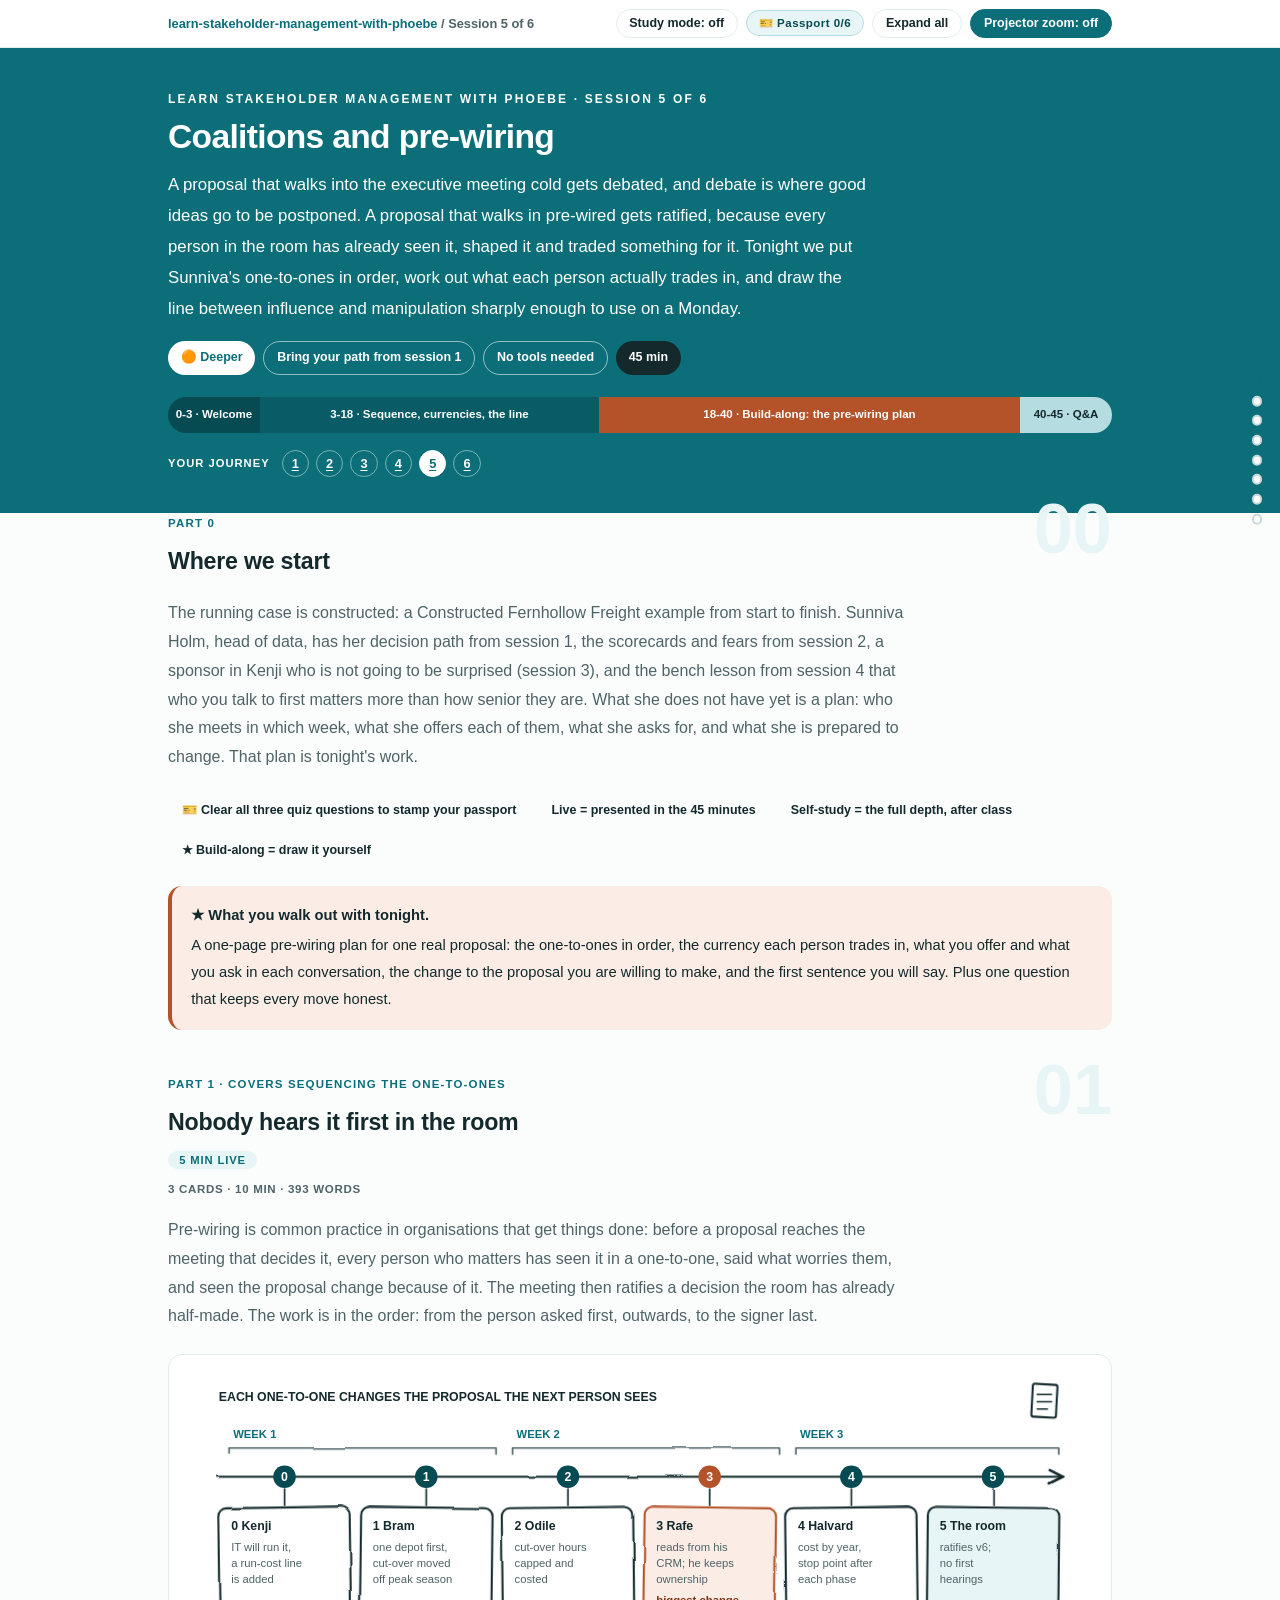
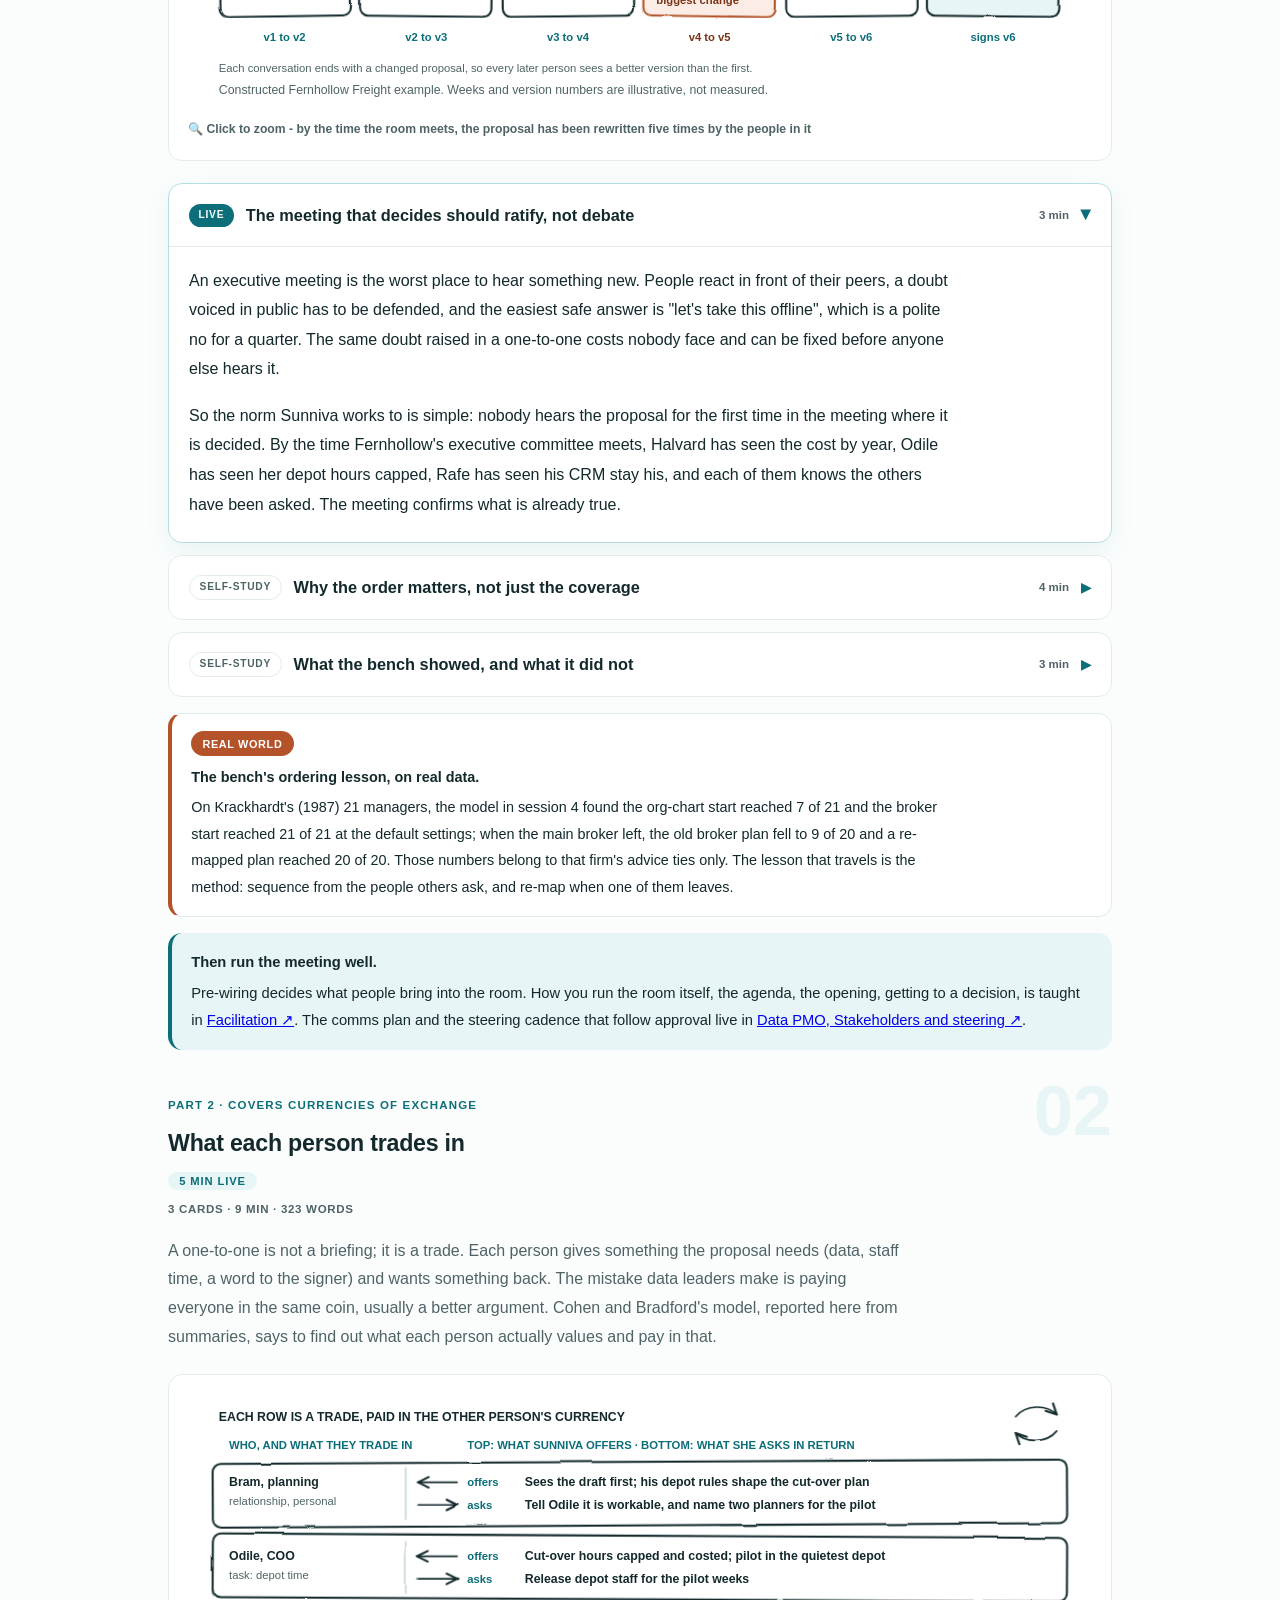
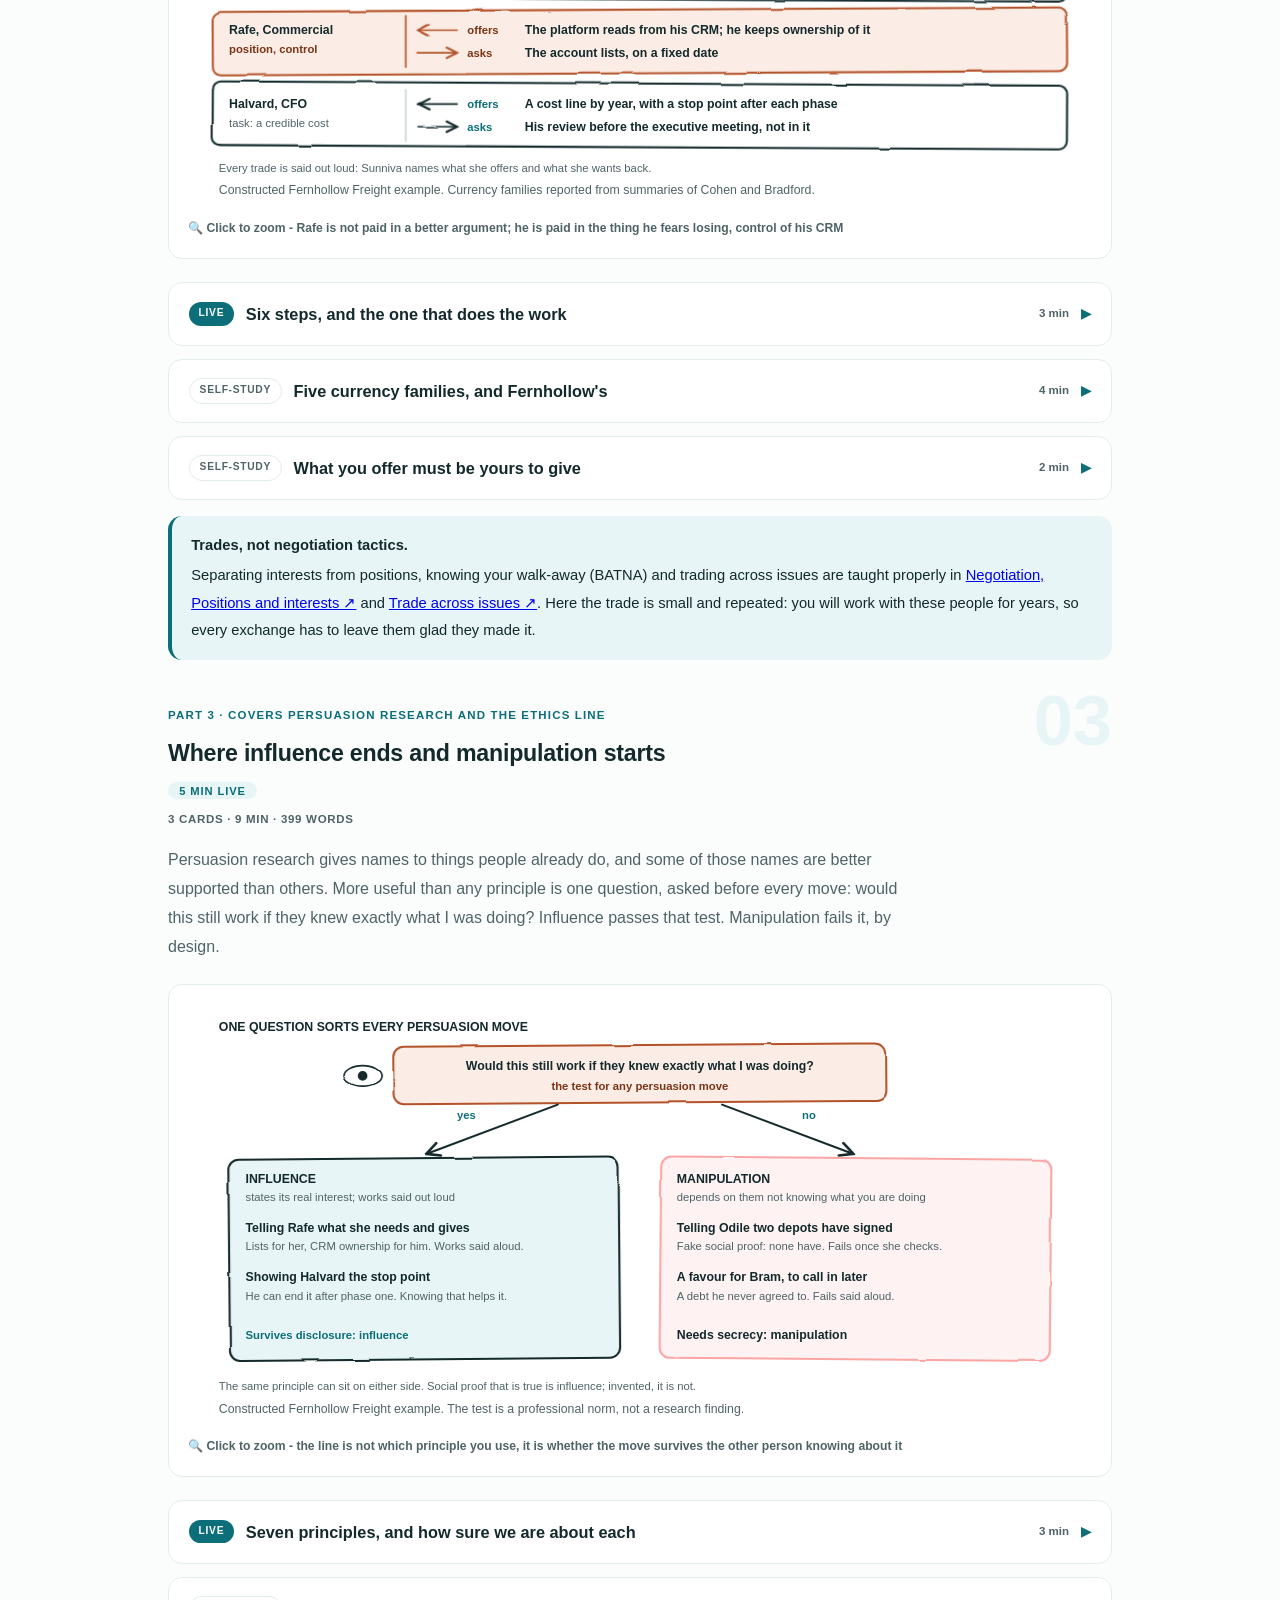
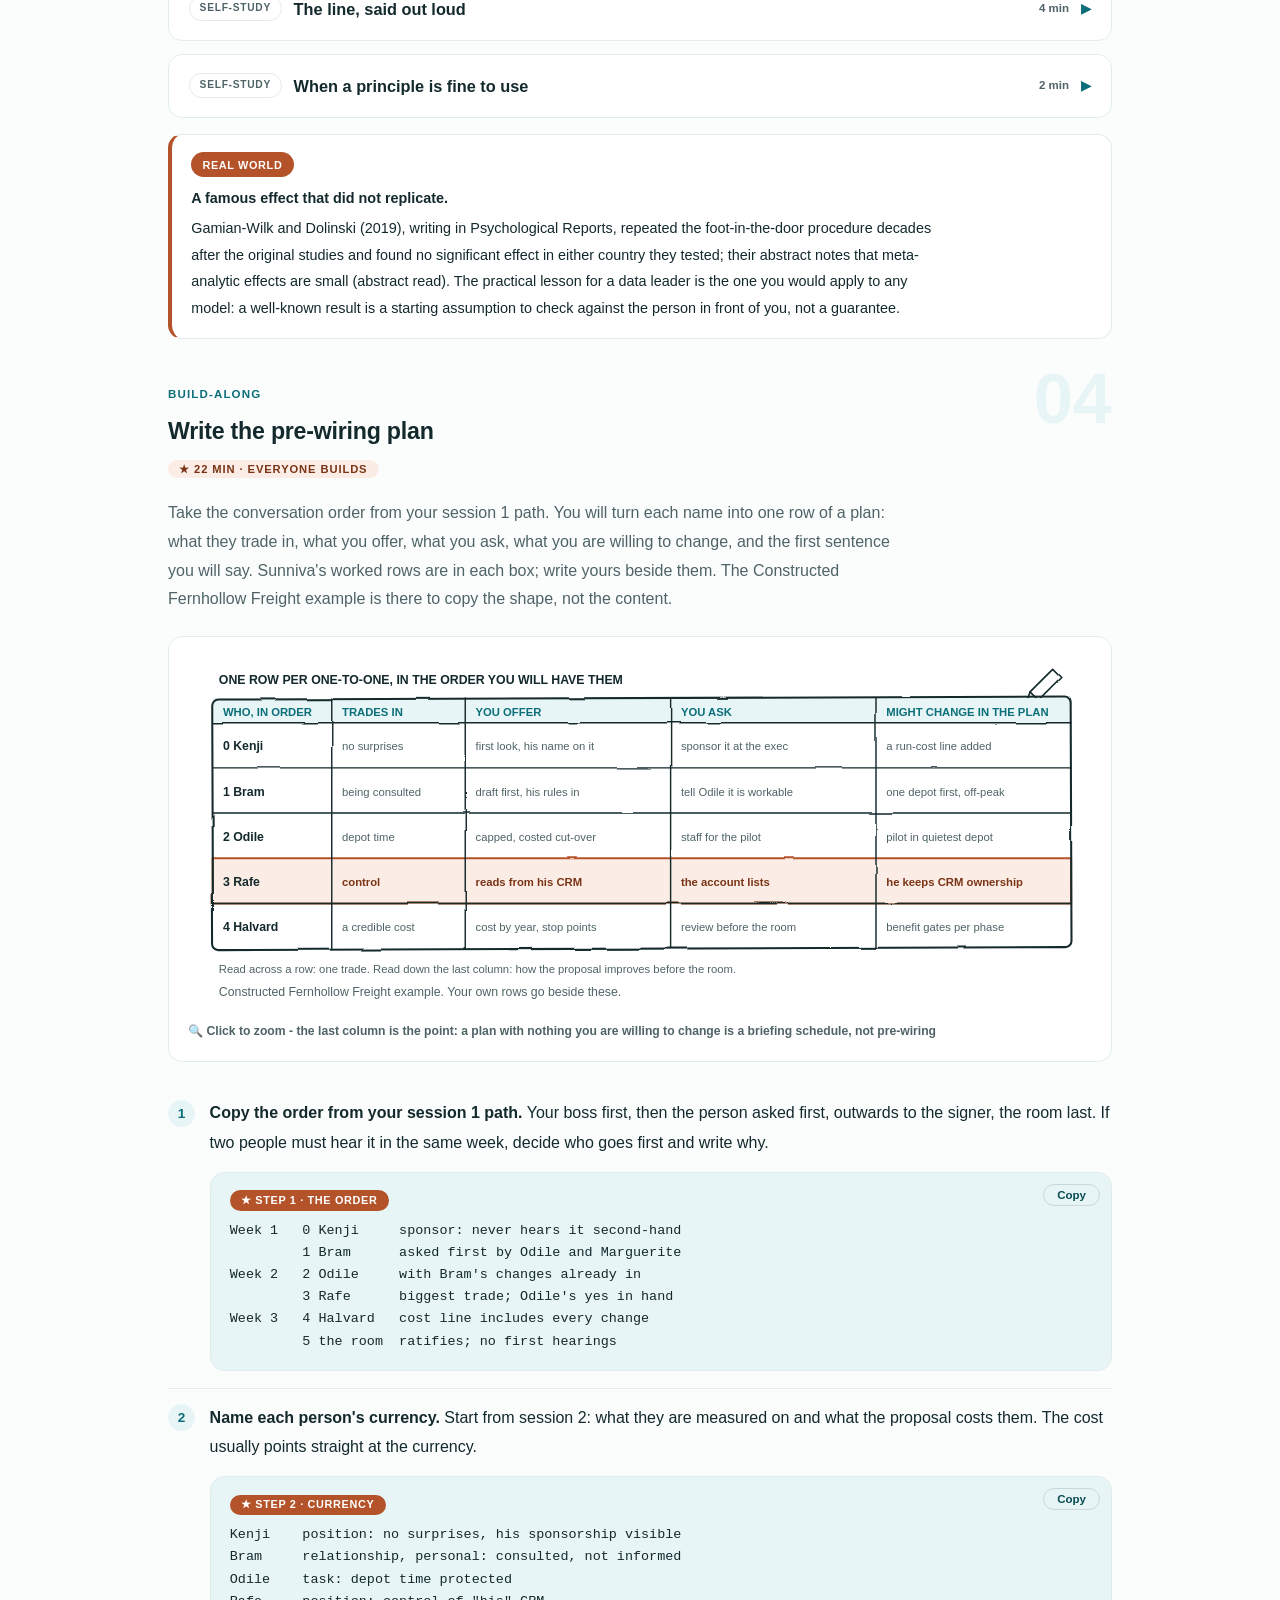
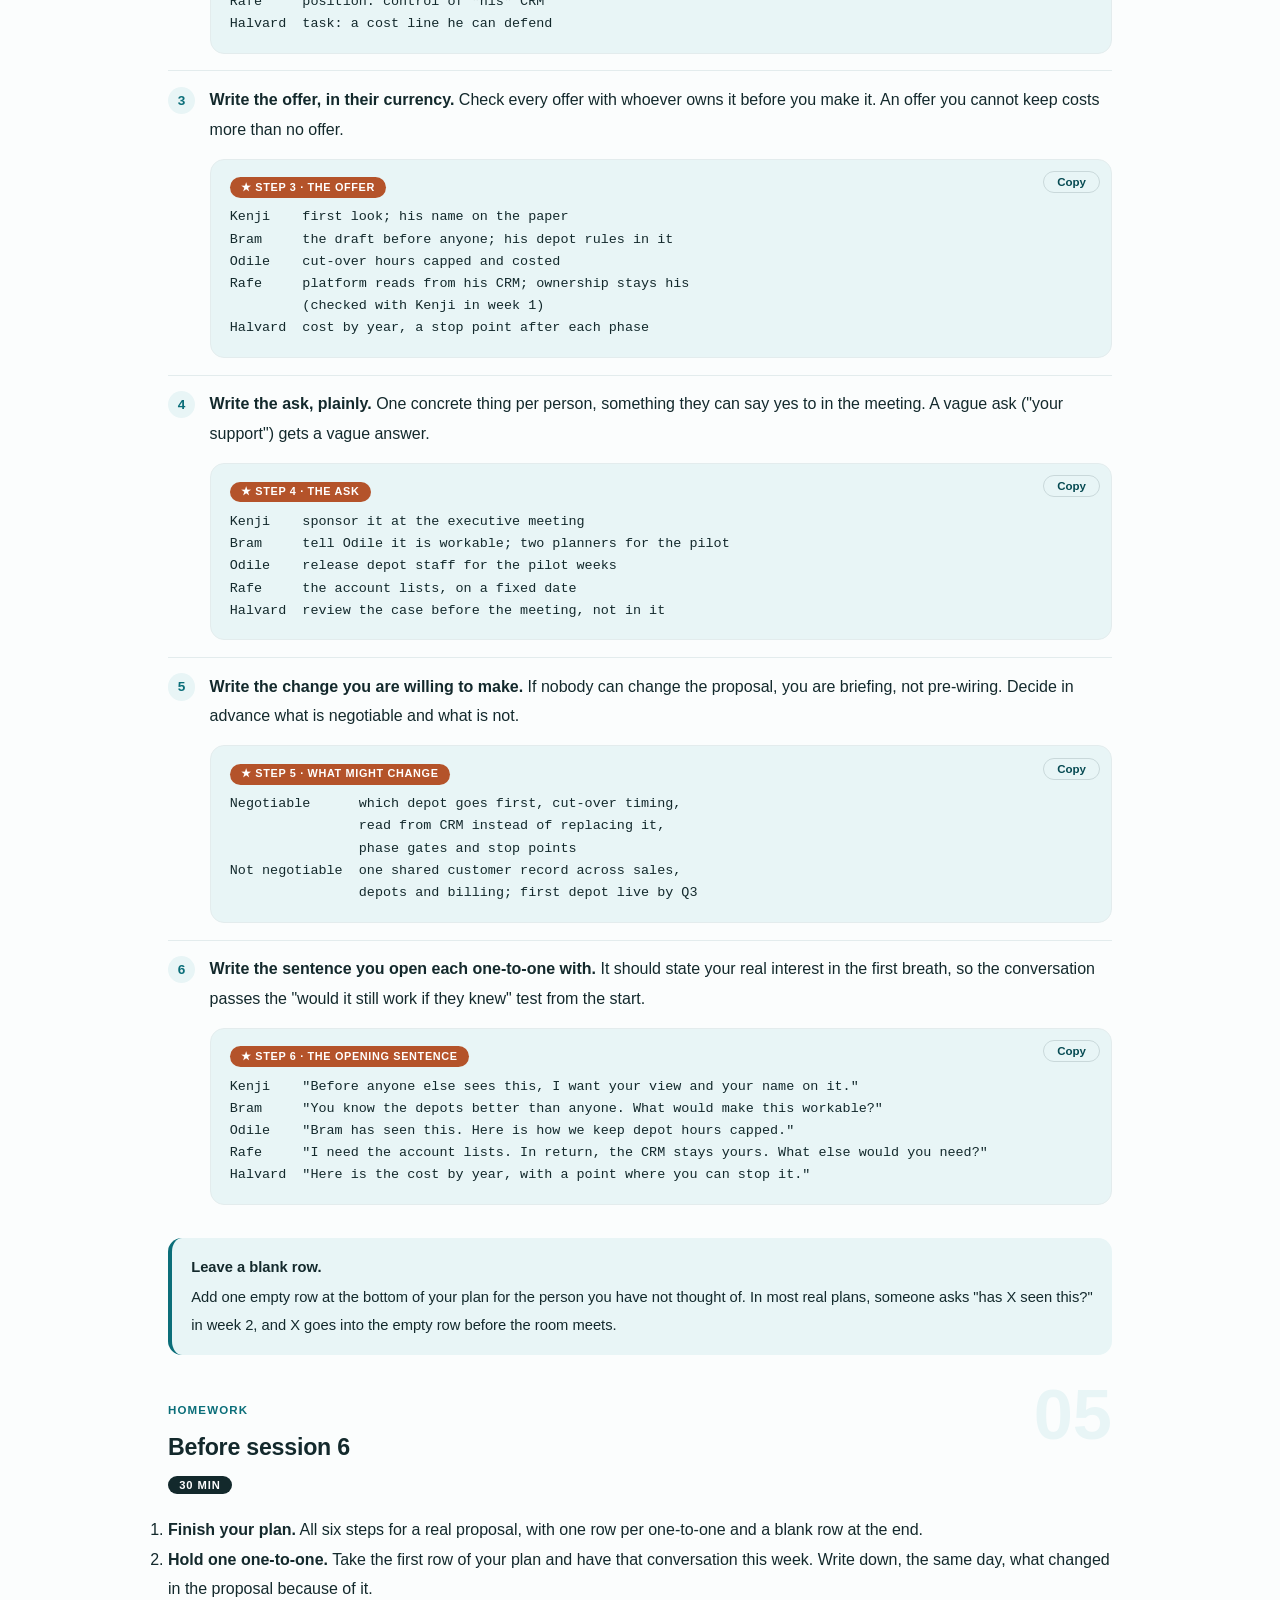
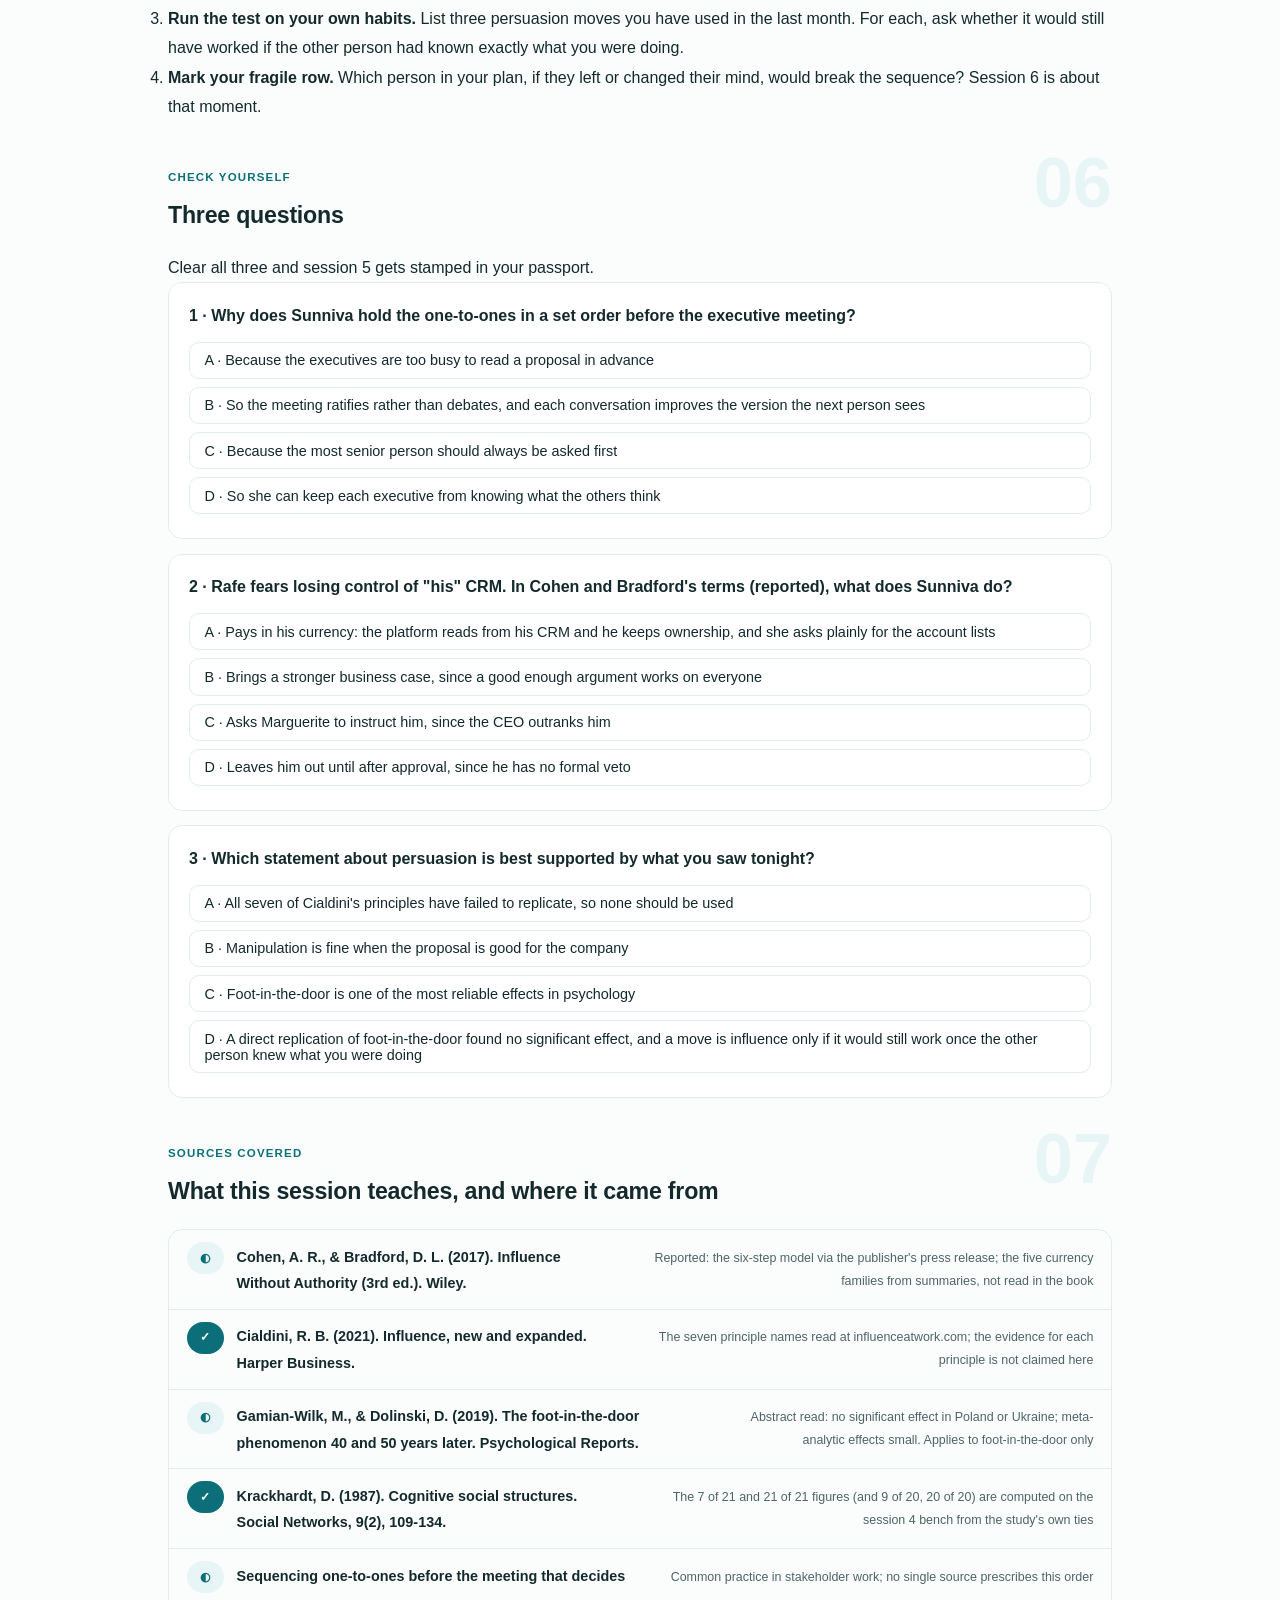
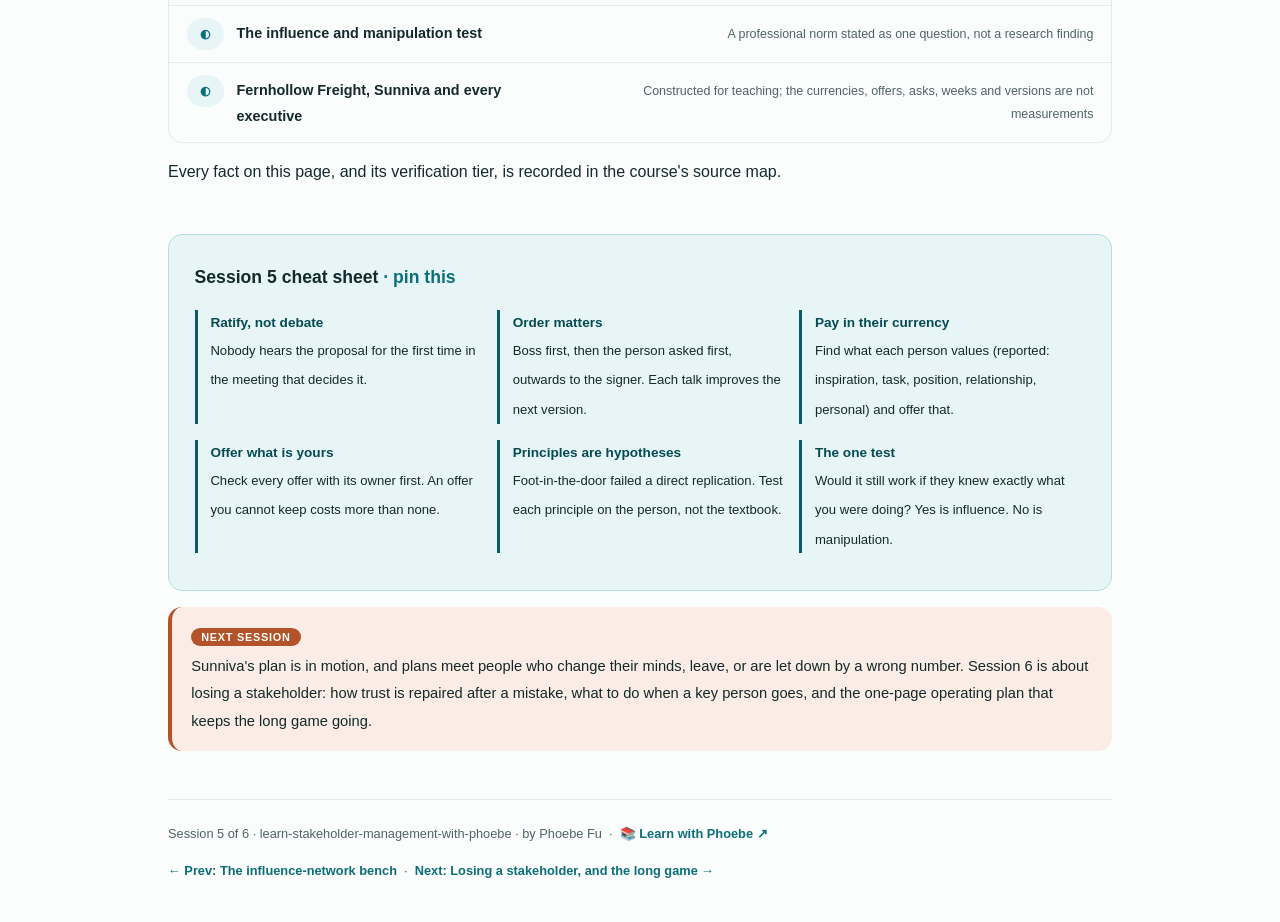
<file: courses/05-coalitions-and-pre-wiring.html>
<!DOCTYPE html>
<html lang="en">
<head>
<meta charset="UTF-8">
<meta name="viewport" content="width=device-width, initial-scale=1.0">
<!-- social:start -->
<meta name="description" content="Session 5 of 6. Nobody should hear a proposal for the first time in the meeting that decides it. Sequence the one-to-ones, trade in each person's own currency, and keep influence on the right side of the line that separates it from manipulation.">
<meta property="og:type" content="article">
<meta property="og:site_name" content="Learn with Phoebe">
<meta property="og:title" content="Coalitions and pre-wiring - learn stakeholder management with phoebe">
<meta property="og:description" content="Session 5 of 6. Sequence the one-to-ones, pay in each person's currency, and test every move against one question: would it still work if they knew?">
<meta property="og:url" content="https://phoebefu6.github.io/learn-stakeholder-management-with-phoebe/courses/05-coalitions-and-pre-wiring.html">
<meta property="og:image" content="https://phoebefu6.github.io/learn-stakeholder-management-with-phoebe/assets/og-cover.png">
<meta property="og:image:width" content="1200">
<meta property="og:image:height" content="630">
<meta name="twitter:card" content="summary_large_image">
<meta name="twitter:title" content="Coalitions and pre-wiring - learn stakeholder management with phoebe">
<meta name="twitter:description" content="Session 5 of 6. The order of the one-to-ones, the currencies people trade in, and the influence line.">
<meta name="twitter:image" content="https://phoebefu6.github.io/learn-stakeholder-management-with-phoebe/assets/og-cover.png">
<!-- social:end -->
<title>Session 5 · Coalitions and pre-wiring - learn stakeholder management with phoebe</title>
<link rel="stylesheet" href="../assets/style.css?v=2">
</head>
<body>

<div class="toolbar">
  <div class="wrap">
    <span class="crumb"><a href="../index.html">learn-stakeholder-management-with-phoebe</a> / Session 5 of 6</span>
    <button class="btn" id="toggle-all" type="button">Expand all</button>
    <button class="btn primary" id="zoom-toggle" type="button">Projector zoom: off</button>
  </div>
</div>

<header class="masthead">
  <div class="wrap">
    <div class="eyebrow">Learn Stakeholder Management with Phoebe · Session 5 of 6</div>
    <h1>Coalitions and <span class="accent">pre-wiring</span></h1>
    <p class="sub">A proposal that walks into the executive meeting cold gets debated, and debate is where good ideas go to be postponed. A proposal that walks in pre-wired gets ratified, because every person in the room has already seen it, shaped it and traded something for it. Tonight we put Sunniva's one-to-ones in order, work out what each person actually trades in, and draw the line between influence and manipulation sharply enough to use on a Monday.</p>
    <div class="chip-row">
      <span class="chip level">🟠 Deeper</span>
      <span class="chip audience">Bring your path from session 1</span>
      <span class="chip audience">No tools needed</span>
      <span class="chip time">45 min</span>
    </div>
    <div class="agenda">
      <span class="a1" style="flex:1">0-3 · Welcome</span>
      <span class="a2" style="flex:4">3-18 · Sequence, currencies, the line</span>
      <span class="a3" style="flex:5">18-40 · Build-along: the pre-wiring plan</span>
      <span class="a4" style="flex:1">40-45 · Q&amp;A</span>
    </div>
  </div>
</header>

<main class="wrap">

  <section class="section" id="intro">
    <div class="section-kicker">
      <span class="klabel">Part 0</span>
      <h2>Where we start</h2>
    </div>
    <p class="lede">The running case is constructed: a Constructed Fernhollow Freight example from start to finish. Sunniva Holm, head of data, has her decision path from session 1, the scorecards and fears from session 2, a sponsor in Kenji who is not going to be surprised (session 3), and the bench lesson from session 4 that who you talk to first matters more than how senior they are. What she does not have yet is a plan: who she meets in which week, what she offers each of them, what she asks for, and what she is prepared to change. That plan is tonight's work.</p>

    <div class="legend">
      <span class="pill">🎫 Clear all three quiz questions to stamp your passport</span>
      <span class="pill">Live = presented in the 45 minutes</span>
      <span class="pill">Self-study = the full depth, after class</span>
      <span class="pill">★ Build-along = draw it yourself</span>
    </div>

    <div class="callout win">
      <p><strong>★ What you walk out with tonight.</strong> A one-page pre-wiring plan for one real proposal: the one-to-ones in order, the currency each person trades in, what you offer and what you ask in each conversation, the change to the proposal you are willing to make, and the first sentence you will say. Plus one question that keeps every move honest.</p>
    </div>
  </section>

  <section class="section" id="part-1">
    <div class="section-kicker">
      <span class="klabel">Part 1 · covers sequencing the one-to-ones</span>
      <h2>Nobody hears it first in the room</h2>
      <span class="tag concept">5 min live</span>
    </div>
    <p class="lede">Pre-wiring is common practice in organisations that get things done: before a proposal reaches the meeting that decides it, every person who matters has seen it in a one-to-one, said what worries them, and seen the proposal change because of it. The meeting then ratifies a decision the room has already half-made. The work is in the order: from the person asked first, outwards, to the signer last.</p>

    <figure class="zoomable">
      <svg viewBox="0 0 880 326" xmlns="http://www.w3.org/2000/svg" role="img" aria-label="A three-week timeline of Sunniva's one-to-ones. Week 1: Kenji, then Bram. Week 2: Odile, then Rafe. Week 3: Halvard, then the executive meeting. Under each stop, what changed in the proposal: Kenji adds a run-cost line; Bram moves the cut-over to one depot first, off peak; Odile caps and costs the cut-over hours; Rafe, the biggest change, gets the platform reading from his CRM while he keeps ownership; Halvard gets a cost by year with a stop point after each phase; the room ratifies version 6.">
        <defs>
          <filter id="s5aSk" x="-3%" y="-3%" width="106%" height="106%"><feTurbulence type="fractalNoise" baseFrequency="0.02" numOctaves="2" seed="51" result="n"/><feDisplacementMap in="SourceGraphic" in2="n" scale="2.4" xChannelSelector="R" yChannelSelector="G"/></filter>
          <marker id="s5aAr" viewBox="0 0 10 10" refX="9" refY="5" markerWidth="8" markerHeight="8" orient="auto"><path d="M1 1 L9 5 L1 9" fill="none" stroke="#13292C" stroke-width="1.6" stroke-linecap="round"/></marker>
        </defs>
        <style>
          .s5aH { font: 800 12px Inter, sans-serif; fill: #13292C; }
          .s5aL { font: 600 12px Inter, sans-serif; fill: #13292C; }
          .s5aS { font: 400 11px Inter, sans-serif; fill: #4F6366; }
          .s5aB { font: 800 11px Inter, sans-serif; fill: #7A3416; }
          .s5aW { font: 800 12px Inter, sans-serif; fill: #FFFFFF; }
          .s5aA { font: 700 11px Inter, sans-serif; fill: #0B6E79; }
          .s5aN { font: 400 12px Inter, sans-serif; fill: #4F6366; }
        </style>

        <text class="s5aH" x="30" y="26">EACH ONE-TO-ONE CHANGES THE PROPOSAL THE NEXT PERSON SEES</text>

        <g filter="url(#s5aSk)" fill="none" stroke="#13292C" stroke-width="2" stroke-linecap="round" stroke-linejoin="round">
          <rect x="822" y="10" width="24" height="32" rx="2" transform="rotate(3 834 26)" fill="#FFFFFF"/>
          <path d="M827 20 L841 20 M827 27 L841 27 M827 34 L837 34" stroke-width="1.4"/>
          <path d="M40 78 L40 72 L300 72 L300 78 M316 78 L316 72 L576 72 L576 78 M592 78 L592 72 L848 72 L848 78" stroke="#4F6366" stroke-width="1.6"/>
          <path d="M28 100 L852 100" marker-end="url(#s5aAr)"/>
          <path d="M94 112 L94 128 M232 112 L232 128 M370 112 L370 128 M508 112 L508 128 M646 112 L646 128 M784 112 L784 128" stroke-width="1.6"/>
          <rect x="30" y="130" width="128" height="106" rx="8" transform="rotate(-0.8 94 183)" fill="#FFFFFF"/>
          <rect x="168" y="130" width="128" height="106" rx="8" transform="rotate(0.7 232 183)" fill="#FFFFFF"/>
          <rect x="306" y="130" width="128" height="106" rx="8" transform="rotate(-0.6 370 183)" fill="#FFFFFF"/>
          <rect x="444" y="130" width="128" height="106" rx="8" transform="rotate(0.8 508 183)" fill="#FBEDE5" stroke="#B4532A"/>
          <rect x="582" y="130" width="128" height="106" rx="8" transform="rotate(-0.7 646 183)" fill="#FFFFFF"/>
          <rect x="720" y="130" width="128" height="106" rx="8" transform="rotate(0.6 784 183)" fill="#E8F5F6"/>
        </g>

        <text class="s5aA" x="44" y="62">WEEK 1</text>
        <text class="s5aA" x="320" y="62">WEEK 2</text>
        <text class="s5aA" x="596" y="62">WEEK 3</text>

        <circle cx="94" cy="100" r="11" fill="#064A52"/><text class="s5aW" x="94" y="104" text-anchor="middle">0</text>
        <circle cx="232" cy="100" r="11" fill="#064A52"/><text class="s5aW" x="232" y="104" text-anchor="middle">1</text>
        <circle cx="370" cy="100" r="11" fill="#064A52"/><text class="s5aW" x="370" y="104" text-anchor="middle">2</text>
        <circle cx="508" cy="100" r="11" fill="#B4532A"/><text class="s5aW" x="508" y="104" text-anchor="middle">3</text>
        <circle cx="646" cy="100" r="11" fill="#064A52"/><text class="s5aW" x="646" y="104" text-anchor="middle">4</text>
        <circle cx="784" cy="100" r="11" fill="#064A52"/><text class="s5aW" x="784" y="104" text-anchor="middle">5</text>

        <text class="s5aL" x="42" y="152">0 Kenji</text>
        <text class="s5aS" x="42" y="172">IT will run it,</text>
        <text class="s5aS" x="42" y="188">a run-cost line</text>
        <text class="s5aS" x="42" y="204">is added</text>

        <text class="s5aL" x="180" y="152">1 Bram</text>
        <text class="s5aS" x="180" y="172">one depot first,</text>
        <text class="s5aS" x="180" y="188">cut-over moved</text>
        <text class="s5aS" x="180" y="204">off peak season</text>

        <text class="s5aL" x="318" y="152">2 Odile</text>
        <text class="s5aS" x="318" y="172">cut-over hours</text>
        <text class="s5aS" x="318" y="188">capped and</text>
        <text class="s5aS" x="318" y="204">costed</text>

        <text class="s5aL" x="456" y="152">3 Rafe</text>
        <text class="s5aS" x="456" y="172">reads from his</text>
        <text class="s5aS" x="456" y="188">CRM; he keeps</text>
        <text class="s5aS" x="456" y="204">ownership</text>
        <text class="s5aB" x="456" y="224">biggest change</text>

        <text class="s5aL" x="594" y="152">4 Halvard</text>
        <text class="s5aS" x="594" y="172">cost by year,</text>
        <text class="s5aS" x="594" y="188">stop point after</text>
        <text class="s5aS" x="594" y="204">each phase</text>

        <text class="s5aL" x="732" y="152">5 The room</text>
        <text class="s5aS" x="732" y="172">ratifies v6;</text>
        <text class="s5aS" x="732" y="188">no first</text>
        <text class="s5aS" x="732" y="204">hearings</text>

        <text class="s5aA" x="94" y="260" text-anchor="middle">v1 to v2</text>
        <text class="s5aA" x="232" y="260" text-anchor="middle">v2 to v3</text>
        <text class="s5aA" x="370" y="260" text-anchor="middle">v3 to v4</text>
        <text class="s5aB" x="508" y="260" text-anchor="middle">v4 to v5</text>
        <text class="s5aA" x="646" y="260" text-anchor="middle">v5 to v6</text>
        <text class="s5aA" x="784" y="260" text-anchor="middle">signs v6</text>

        <text class="s5aS" x="30" y="290">Each conversation ends with a changed proposal, so every later person sees a better version than the first.</text>
        <text class="s5aN" x="30" y="312">Constructed Fernhollow Freight example. Weeks and version numbers are illustrative, not measured.</text>
      </svg>
      <figcaption>🔍 Click to zoom - by the time the room meets, the proposal has been rewritten five times by the people in it</figcaption>
    </figure>

    <details class="card" open>
      <summary><span class="mode live">Live</span>The meeting that decides should ratify, not debate<span class="mini">3 min</span><span class="caret">▶</span></summary>
      <div class="body">
        <p>An executive meeting is the worst place to hear something new. People react in front of their peers, a doubt voiced in public has to be defended, and the easiest safe answer is "let's take this offline", which is a polite no for a quarter. The same doubt raised in a one-to-one costs nobody face and can be fixed before anyone else hears it.</p>
        <p>So the norm Sunniva works to is simple: nobody hears the proposal for the first time in the meeting where it is decided. By the time Fernhollow's executive committee meets, Halvard has seen the cost by year, Odile has seen her depot hours capped, Rafe has seen his CRM stay his, and each of them knows the others have been asked. The meeting confirms what is already true.</p>
      </div>
    </details>

    <details class="card">
      <summary><span class="mode self">Self-study</span>Why the order matters, not just the coverage<span class="mini">4 min</span><span class="caret">▶</span></summary>
      <div class="body">
        <p>Meeting everyone is necessary; meeting them in the right order is what makes it work. Sunniva starts with Kenji so her sponsor never hears anything second-hand. Then Bram, because Odile and Marguerite both ask him first: if his concerns are already in the plan, his "it is workable" reaches them before her slides do. Odile next, with Bram's changes visible. Rafe after that, because the trade with him is the largest and she wants Odile's yes in hand when she makes it. Halvard last before the room, because the cost line he reviews should already include every change the others asked for.</p>
        <p>Each conversation changes the proposal, so later people see a better version. That is the quiet advantage of sequencing: the signer is not shown the first draft, they are shown the fifth, and the fifth has answers to questions they would have asked.</p>
      </div>
    </details>

    <details class="card">
      <summary><span class="mode self">Self-study</span>What the bench showed, and what it did not<span class="mini">3 min</span><span class="caret">▶</span></summary>
      <div class="body">
        <p>Session 4 ran the ordering question on real ties from Krackhardt's 21 managers, not on Fernhollow. At the default settings (advice ties, a 65% threshold, three people pre-wired), starting at the top of the org chart brought 7 of 21 managers behind the proposal; starting with the brokers brought all 21 of 21. That is a modelled result on one small firm's advice network, and it shows the shape of the argument: who you start with decides how far the idea travels.</p>
        <p>It does not tell you Fernhollow's numbers. Fernhollow is constructed and has no measured network. Use the bench as a reason to find your own brokers, never as a forecast of your own outcome.</p>
      </div>
    </details>

    <div class="callout example">
      <span class="ex-pill">Real world</span>
      <p><strong>The bench's ordering lesson, on real data.</strong> On Krackhardt's (1987) 21 managers, the model in session 4 found the org-chart start reached 7 of 21 and the broker start reached 21 of 21 at the default settings; when the main broker left, the old broker plan fell to 9 of 20 and a re-mapped plan reached 20 of 20. Those numbers belong to that firm's advice ties only. The lesson that travels is the method: sequence from the people others ask, and re-map when one of them leaves.</p>
    </div>

    <div class="callout tip">
      <p><strong>Then run the meeting well.</strong> Pre-wiring decides what people bring into the room. How you run the room itself, the agenda, the opening, getting to a decision, is taught in <a href="https://phoebefu6.github.io/learn-facilitation-with-phoebe/">Facilitation ↗</a>. The comms plan and the steering cadence that follow approval live in <a href="https://phoebefu6.github.io/learn-data-pmo-with-phoebe/courses/a5-stakeholders-and-steering.html">Data PMO, Stakeholders and steering ↗</a>.</p>
    </div>
  </section>

  <section class="section" id="part-2">
    <div class="section-kicker">
      <span class="klabel">Part 2 · covers currencies of exchange</span>
      <h2>What each person trades in</h2>
      <span class="tag concept">5 min live</span>
    </div>
    <p class="lede">A one-to-one is not a briefing; it is a trade. Each person gives something the proposal needs (data, staff time, a word to the signer) and wants something back. The mistake data leaders make is paying everyone in the same coin, usually a better argument. Cohen and Bradford's model, reported here from summaries, says to find out what each person actually values and pay in that.</p>

    <figure class="zoomable">
      <svg viewBox="0 0 880 402" xmlns="http://www.w3.org/2000/svg" role="img" aria-label="An exchange table with four rows. Bram trades in relationship and personal currency: Sunniva offers him the draft first with his depot rules shaping the cut-over, and asks him to tell Odile it is workable and name two planners for the pilot. Odile trades in task, depot time: offered a capped, costed cut-over in the quietest depot, asked to release staff for the pilot weeks. Rafe, highlighted, trades in position and control: offered a platform that reads from his CRM while he keeps ownership, asked for the account lists on a fixed date. Halvard trades in task, a credible cost: offered a cost line by year with a stop point after each phase, asked to review it before the executive meeting.">
        <defs>
          <filter id="s5bSk" x="-3%" y="-3%" width="106%" height="106%"><feTurbulence type="fractalNoise" baseFrequency="0.02" numOctaves="2" seed="57" result="n"/><feDisplacementMap in="SourceGraphic" in2="n" scale="2.4" xChannelSelector="R" yChannelSelector="G"/></filter>
          <marker id="s5bAr" viewBox="0 0 10 10" refX="9" refY="5" markerWidth="8" markerHeight="8" orient="auto"><path d="M1 1 L9 5 L1 9" fill="none" stroke="#13292C" stroke-width="1.6" stroke-linecap="round"/></marker>
          <marker id="s5bAw" viewBox="0 0 10 10" refX="9" refY="5" markerWidth="8" markerHeight="8" orient="auto"><path d="M1 1 L9 5 L1 9" fill="none" stroke="#B4532A" stroke-width="1.6" stroke-linecap="round"/></marker>
        </defs>
        <style>
          .s5bH { font: 800 12px Inter, sans-serif; fill: #13292C; }
          .s5bL { font: 600 12px Inter, sans-serif; fill: #13292C; }
          .s5bS { font: 400 11px Inter, sans-serif; fill: #4F6366; }
          .s5bB { font: 800 11px Inter, sans-serif; fill: #7A3416; }
          .s5bA { font: 700 11px Inter, sans-serif; fill: #0B6E79; }
          .s5bN { font: 400 12px Inter, sans-serif; fill: #4F6366; }
        </style>

        <text class="s5bH" x="30" y="26">EACH ROW IS A TRADE, PAID IN THE OTHER PERSON'S CURRENCY</text>
        <text class="s5bA" x="40" y="54">WHO, AND WHAT THEY TRADE IN</text>
        <text class="s5bA" x="272" y="54">TOP: WHAT SUNNIVA OFFERS · BOTTOM: WHAT SHE ASKS IN RETURN</text>

        <g filter="url(#s5bSk)" fill="none" stroke="#13292C" stroke-width="2" stroke-linecap="round" stroke-linejoin="round">
          <path d="M806 22 C816 10 836 10 846 20" marker-end="url(#s5bAr)" stroke-width="1.6"/>
          <path d="M846 36 C836 48 816 48 806 38" marker-end="url(#s5bAr)" stroke-width="1.6"/>
          <rect x="24" y="66" width="832" height="62" rx="8" transform="rotate(-0.3 440 97)" fill="#FFFFFF"/>
          <rect x="24" y="138" width="832" height="62" rx="8" transform="rotate(0.3 440 169)" fill="#FFFFFF"/>
          <rect x="24" y="210" width="832" height="62" rx="8" transform="rotate(-0.3 440 241)" fill="#FBEDE5" stroke="#B4532A"/>
          <rect x="24" y="282" width="832" height="62" rx="8" transform="rotate(0.3 440 313)" fill="#FFFFFF"/>
          <path d="M212 72 L212 122 M212 144 L212 194 M212 288 L212 338" stroke="#C9D8DA" stroke-width="1.6"/>
          <path d="M212 216 L212 266" stroke="#B4532A" stroke-width="1.6"/>
          <path d="M262 86 L224 86" marker-end="url(#s5bAr)" stroke-width="1.6"/>
          <path d="M224 108 L262 108" marker-end="url(#s5bAr)" stroke-width="1.6"/>
          <path d="M262 158 L224 158" marker-end="url(#s5bAr)" stroke-width="1.6"/>
          <path d="M224 180 L262 180" marker-end="url(#s5bAr)" stroke-width="1.6"/>
          <path d="M262 230 L224 230" marker-end="url(#s5bAw)" stroke="#B4532A" stroke-width="1.6"/>
          <path d="M224 252 L262 252" marker-end="url(#s5bAw)" stroke="#B4532A" stroke-width="1.6"/>
          <path d="M262 302 L224 302" marker-end="url(#s5bAr)" stroke-width="1.6"/>
          <path d="M224 324 L262 324" marker-end="url(#s5bAr)" stroke-width="1.6"/>
        </g>

        <text class="s5bL" x="40" y="90">Bram, planning</text>
        <text class="s5bS" x="40" y="108">relationship, personal</text>
        <text class="s5bA" x="272" y="90">offers</text>
        <text class="s5bL" x="328" y="90">Sees the draft first; his depot rules shape the cut-over plan</text>
        <text class="s5bA" x="272" y="112">asks</text>
        <text class="s5bL" x="328" y="112">Tell Odile it is workable, and name two planners for the pilot</text>

        <text class="s5bL" x="40" y="162">Odile, COO</text>
        <text class="s5bS" x="40" y="180">task: depot time</text>
        <text class="s5bA" x="272" y="162">offers</text>
        <text class="s5bL" x="328" y="162">Cut-over hours capped and costed; pilot in the quietest depot</text>
        <text class="s5bA" x="272" y="184">asks</text>
        <text class="s5bL" x="328" y="184">Release depot staff for the pilot weeks</text>

        <text class="s5bL" x="40" y="234">Rafe, Commercial</text>
        <text class="s5bB" x="40" y="252">position, control</text>
        <text class="s5bB" x="272" y="234">offers</text>
        <text class="s5bL" x="328" y="234">The platform reads from his CRM; he keeps ownership of it</text>
        <text class="s5bB" x="272" y="256">asks</text>
        <text class="s5bL" x="328" y="256">The account lists, on a fixed date</text>

        <text class="s5bL" x="40" y="306">Halvard, CFO</text>
        <text class="s5bS" x="40" y="324">task: a credible cost</text>
        <text class="s5bA" x="272" y="306">offers</text>
        <text class="s5bL" x="328" y="306">A cost line by year, with a stop point after each phase</text>
        <text class="s5bA" x="272" y="328">asks</text>
        <text class="s5bL" x="328" y="328">His review before the executive meeting, not in it</text>

        <text class="s5bS" x="30" y="368">Every trade is said out loud: Sunniva names what she offers and what she wants back.</text>
        <text class="s5bN" x="30" y="390">Constructed Fernhollow Freight example. Currency families reported from summaries of Cohen and Bradford.</text>
      </svg>
      <figcaption>🔍 Click to zoom - Rafe is not paid in a better argument; he is paid in the thing he fears losing, control of his CRM</figcaption>
    </figure>

    <details class="card">
      <summary><span class="mode live">Live</span>Six steps, and the one that does the work<span class="mini">3 min</span><span class="caret">▶</span></summary>
      <div class="body">
        <p>Cohen and Bradford's <em>Influence Without Authority</em> (3rd edition, Wiley 2017) is reported here, not read: the model below comes from the publisher's press release. It has six steps: assume everyone is a potential ally; clarify your goals and priorities; diagnose the other person's world; identify relevant currencies; deal with relationships; influence through give and take.</p>
        <p>Most of the effort sits in step 3. Session 2 already did it for Fernhollow: what each executive is measured on and what the platform costs them. Step 4 turns that diagnosis into a currency, the thing this person values enough to trade for. Rafe's fear is losing control of "his" CRM, so his currency is control. Offering him a faster report would be paying in the wrong coin.</p>
      </div>
    </details>

    <details class="card">
      <summary><span class="mode self">Self-study</span>Five currency families, and Fernhollow's<span class="mini">4 min</span><span class="caret">▶</span></summary>
      <div class="body">
        <p>Summaries of the book group currencies into five families: inspiration (vision, doing the right thing), task (resources, help, a problem solved), position (recognition, visibility, control), relationship (being consulted, belonging) and personal (being thanked, ownership of an idea). These family names are reported from summaries; they were not read in the book itself, so treat the list as a prompt for thinking, not a fixed taxonomy.</p>
        <p>Mapped onto Fernhollow (constructed): Rafe trades in position, specifically control. Bram trades in relationship and personal currency: nineteen years in, what he values is being consulted before a decision, not informed after it. Halvard trades in task: a cost line he can defend to the board and to audit. Odile trades in task too, but her task is depot time, so a capped cut-over is worth more to her than any benefit slide.</p>
      </div>
    </details>

    <details class="card">
      <summary><span class="mode self">Self-study</span>What you offer must be yours to give<span class="mini">2 min</span><span class="caret">▶</span></summary>
      <div class="body">
        <p>Sunniva can offer Rafe CRM ownership only because Kenji agreed, in week 1, that the platform would read from existing systems rather than replace them. Every offer in the exchange table has to be checked with the person who owns it before it is made. An offer you cannot deliver is the fastest way to lose the trust session 2 built.</p>
      </div>
    </details>

    <div class="callout tip">
      <p><strong>Trades, not negotiation tactics.</strong> Separating interests from positions, knowing your walk-away (BATNA) and trading across issues are taught properly in <a href="https://phoebefu6.github.io/learn-negotiation-with-phoebe/courses/01-positions-and-interests.html">Negotiation, Positions and interests ↗</a> and <a href="https://phoebefu6.github.io/learn-negotiation-with-phoebe/courses/05-trade-across-issues.html">Trade across issues ↗</a>. Here the trade is small and repeated: you will work with these people for years, so every exchange has to leave them glad they made it.</p>
    </div>
  </section>

  <section class="section" id="part-3">
    <div class="section-kicker">
      <span class="klabel">Part 3 · covers persuasion research and the ethics line</span>
      <h2>Where influence ends and manipulation starts</h2>
      <span class="tag concept">5 min live</span>
    </div>
    <p class="lede">Persuasion research gives names to things people already do, and some of those names are better supported than others. More useful than any principle is one question, asked before every move: would this still work if they knew exactly what I was doing? Influence passes that test. Manipulation fails it, by design.</p>

    <figure class="zoomable">
      <svg viewBox="0 0 880 410" xmlns="http://www.w3.org/2000/svg" role="img" aria-label="A decision tree. The question at the top: would this still work if they knew exactly what I was doing? Yes leads to influence, which states its real interest: Sunniva telling Rafe what she needs and what she gives, and showing Halvard the stop point. No leads to manipulation, which depends on the other person not knowing: telling Odile two depots have signed when none have, and doing Bram a favour to call in later.">
        <defs>
          <filter id="s5cSk" x="-3%" y="-3%" width="106%" height="106%"><feTurbulence type="fractalNoise" baseFrequency="0.02" numOctaves="2" seed="63" result="n"/><feDisplacementMap in="SourceGraphic" in2="n" scale="2.4" xChannelSelector="R" yChannelSelector="G"/></filter>
          <marker id="s5cAr" viewBox="0 0 10 10" refX="9" refY="5" markerWidth="8" markerHeight="8" orient="auto"><path d="M1 1 L9 5 L1 9" fill="none" stroke="#13292C" stroke-width="1.6" stroke-linecap="round"/></marker>
        </defs>
        <style>
          .s5cH { font: 800 12px Inter, sans-serif; fill: #13292C; }
          .s5cL { font: 600 12px Inter, sans-serif; fill: #13292C; }
          .s5cS { font: 400 11px Inter, sans-serif; fill: #4F6366; }
          .s5cB { font: 800 11px Inter, sans-serif; fill: #7A3416; }
          .s5cA { font: 700 11px Inter, sans-serif; fill: #0B6E79; }
          .s5cN { font: 400 12px Inter, sans-serif; fill: #4F6366; }
        </style>

        <text class="s5cH" x="30" y="26">ONE QUESTION SORTS EVERY PERSUASION MOVE</text>

        <g filter="url(#s5cSk)" fill="none" stroke="#13292C" stroke-width="2" stroke-linecap="round" stroke-linejoin="round">
          <ellipse cx="170" cy="70" rx="18" ry="10" stroke-width="1.6"/>
          <circle cx="170" cy="70" r="4" fill="#13292C" stroke-width="1.4"/>
          <rect x="200" y="40" width="480" height="56" rx="10" transform="rotate(-0.4 440 68)" fill="#FBEDE5" stroke="#B4532A"/>
          <path d="M360 98 L232 146" marker-end="url(#s5cAr)"/>
          <path d="M520 98 L648 146" marker-end="url(#s5cAr)"/>
          <rect x="40" y="150" width="380" height="196" rx="10" transform="rotate(-0.5 230 248)" fill="#E8F5F6"/>
          <rect x="460" y="150" width="380" height="196" rx="10" transform="rotate(0.5 650 248)" fill="#FEF2F2" stroke="#FCA5A5"/>
        </g>

        <text class="s5cL" x="440" y="64" text-anchor="middle">Would this still work if they knew exactly what I was doing?</text>
        <text class="s5cB" x="440" y="84" text-anchor="middle">the test for any persuasion move</text>
        <text class="s5cA" x="262" y="112">yes</text>
        <text class="s5cA" x="598" y="112">no</text>

        <text class="s5cH" x="56" y="174">INFLUENCE</text>
        <text class="s5cS" x="56" y="192">states its real interest; works said out loud</text>
        <text class="s5cL" x="56" y="222">Telling Rafe what she needs and gives</text>
        <text class="s5cS" x="56" y="240">Lists for her, CRM ownership for him. Works said aloud.</text>
        <text class="s5cL" x="56" y="270">Showing Halvard the stop point</text>
        <text class="s5cS" x="56" y="288">He can end it after phase one. Knowing that helps it.</text>
        <text class="s5cA" x="56" y="326">Survives disclosure: influence</text>

        <text class="s5cH" x="476" y="174">MANIPULATION</text>
        <text class="s5cS" x="476" y="192">depends on them not knowing what you are doing</text>
        <text class="s5cL" x="476" y="222">Telling Odile two depots have signed</text>
        <text class="s5cS" x="476" y="240">Fake social proof: none have. Fails once she checks.</text>
        <text class="s5cL" x="476" y="270">A favour for Bram, to call in later</text>
        <text class="s5cS" x="476" y="288">A debt he never agreed to. Fails said aloud.</text>
        <text class="s5cL" x="476" y="326">Needs secrecy: manipulation</text>

        <text class="s5cS" x="30" y="376">The same principle can sit on either side. Social proof that is true is influence; invented, it is not.</text>
        <text class="s5cN" x="30" y="398">Constructed Fernhollow Freight example. The test is a professional norm, not a research finding.</text>
      </svg>
      <figcaption>🔍 Click to zoom - the line is not which principle you use, it is whether the move survives the other person knowing about it</figcaption>
    </figure>

    <details class="card">
      <summary><span class="mode live">Live</span>Seven principles, and how sure we are about each<span class="mini">3 min</span><span class="caret">▶</span></summary>
      <div class="body">
        <p>Cialdini's <em>Influence</em> (new and expanded edition, 2021) names seven principles, as listed on influenceatwork.com: reciprocity, commitment and consistency, social proof, liking, authority, scarcity and unity. They are widely taught and widely quoted, and they are useful as a vocabulary for noticing what is going on in a conversation.</p>
        <p>The evidence behind them is not uniform, and it would be wrong to resolve that here. The clearest caution is on commitment: Gamian-Wilk and Dolinski (2019) directly replicated the classic foot-in-the-door study, where agreeing to a small request makes people more likely to agree to a larger one, and found no significant effect in Poland or in Ukraine. Their abstract also says meta-analytic effects for the technique are small. That is one technique under one principle. It does not show the other six fail, and it does not show they hold. Treat each principle as a hypothesis about the person in front of you, not a lever that works on everyone.</p>
      </div>
    </details>

    <details class="card">
      <summary><span class="mode self">Self-study</span>The line, said out loud<span class="mini">4 min</span><span class="caret">▶</span></summary>
      <div class="body">
        <p>The professional norm Sunniva works to: influence states its real interest and survives being said out loud. Manipulation depends on the other person not knowing what you are doing. Three common examples fail the test every time: manufactured scarcity ("the budget window closes Friday" when it does not), fake social proof ("two depots have already signed up" when none have), and a favour given to create a debt the other person never agreed to.</p>
        <p>The reason is practical as well as ethical. A data leader works with the same executives for years. Every manipulation is discovered eventually, usually by the person with the best memory in the building, and the cost lands on every later proposal. An influence move that is said out loud ("I need your account lists; in return the CRM stays yours") can be repeated next year with the same person, and it gets easier.</p>
      </div>
    </details>

    <details class="card">
      <summary><span class="mode self">Self-study</span>When a principle is fine to use<span class="mini">2 min</span><span class="caret">▶</span></summary>
      <div class="body">
        <p>Reciprocity is fine when the favour is real and the ask is stated: Sunniva builds Bram a depot exception report he has wanted for years and tells him, plainly, that she will need two of his planners for the pilot. Social proof is fine when it is true: Odile hears that Bram has seen the plan because he has. Authority is fine when it is earned: Halvard's review carries weight in the room because he did review it. In each case, the move would still work if the other person knew everything.</p>
      </div>
    </details>

    <div class="callout example">
      <span class="ex-pill">Real world</span>
      <p><strong>A famous effect that did not replicate.</strong> Gamian-Wilk and Dolinski (2019), writing in Psychological Reports, repeated the foot-in-the-door procedure decades after the original studies and found no significant effect in either country they tested; their abstract notes that meta-analytic effects are small (abstract read). The practical lesson for a data leader is the one you would apply to any model: a well-known result is a starting assumption to check against the person in front of you, not a guarantee.</p>
    </div>
  </section>

  <section class="section" id="demo-1">
    <div class="section-kicker">
      <span class="klabel">Build-along</span>
      <h2>Write the pre-wiring plan</h2>
      <span class="tag demo">★ 22 min · everyone builds</span>
    </div>
    <p class="lede">Take the conversation order from your session 1 path. You will turn each name into one row of a plan: what they trade in, what you offer, what you ask, what you are willing to change, and the first sentence you will say. Sunniva's worked rows are in each box; write yours beside them. The Constructed Fernhollow Freight example is there to copy the shape, not the content.</p>

    <figure class="zoomable">
      <svg viewBox="0 0 880 344" xmlns="http://www.w3.org/2000/svg" role="img" aria-label="A plan grid with five rows in conversation order: Kenji trades in no surprises, is offered a first look with his name on it, is asked to sponsor it at the executive meeting, and the plan adds a run-cost line. Bram trades in being consulted, gets the draft first with his rules in, is asked to tell Odile it is workable, and the plan moves to one depot first, off peak. Odile trades in depot time, gets a capped and costed cut-over, is asked for staff for the pilot, and the pilot moves to the quietest depot. Rafe, highlighted, trades in control, gets a platform that reads from his CRM, is asked for the account lists, and keeps CRM ownership. Halvard trades in a credible cost, gets cost by year with stop points, is asked to review before the room, and the plan adds benefit gates per phase.">
        <defs>
          <filter id="s5dSk" x="-3%" y="-3%" width="106%" height="106%"><feTurbulence type="fractalNoise" baseFrequency="0.02" numOctaves="2" seed="69" result="n"/><feDisplacementMap in="SourceGraphic" in2="n" scale="2.4" xChannelSelector="R" yChannelSelector="G"/></filter>
        </defs>
        <style>
          .s5dH { font: 800 12px Inter, sans-serif; fill: #13292C; }
          .s5dL { font: 600 12px Inter, sans-serif; fill: #13292C; }
          .s5dS { font: 400 11px Inter, sans-serif; fill: #4F6366; }
          .s5dB { font: 800 11px Inter, sans-serif; fill: #7A3416; }
          .s5dA { font: 700 11px Inter, sans-serif; fill: #0B6E79; }
          .s5dN { font: 400 12px Inter, sans-serif; fill: #4F6366; }
        </style>

        <text class="s5dH" x="30" y="26">ONE ROW PER ONE-TO-ONE, IN THE ORDER YOU WILL HAVE THEM</text>

        <g filter="url(#s5dSk)" fill="none" stroke="#13292C" stroke-width="2" stroke-linecap="round" stroke-linejoin="round">
          <path d="M820 34 L842 12 L850 20 L828 42 Z" fill="#FFFFFF" stroke-width="1.6"/>
          <path d="M820 34 L816 46 L828 42" stroke-width="1.6"/>
          <rect x="24" y="40" width="836" height="24" fill="#E8F5F6" stroke="none"/>
          <rect x="24" y="196" width="836" height="44" fill="#FBEDE5" stroke="#B4532A"/>
          <rect x="24" y="40" width="836" height="244" rx="6" transform="rotate(-0.2 442 162)"/>
          <path d="M140 40 L140 284 M270 40 L270 284 M470 40 L470 284 M670 40 L670 284" stroke-width="1.4"/>
          <path d="M24 64 L860 64 M24 108 L860 108 M24 152 L860 152 M24 240 L860 240" stroke-width="1.4"/>
        </g>

        <text class="s5dA" x="34" y="57">WHO, IN ORDER</text>
        <text class="s5dA" x="150" y="57">TRADES IN</text>
        <text class="s5dA" x="280" y="57">YOU OFFER</text>
        <text class="s5dA" x="480" y="57">YOU ASK</text>
        <text class="s5dA" x="680" y="57">MIGHT CHANGE IN THE PLAN</text>

        <text class="s5dL" x="34" y="91">0 Kenji</text>
        <text class="s5dS" x="150" y="91">no surprises</text>
        <text class="s5dS" x="280" y="91">first look, his name on it</text>
        <text class="s5dS" x="480" y="91">sponsor it at the exec</text>
        <text class="s5dS" x="680" y="91">a run-cost line added</text>

        <text class="s5dL" x="34" y="135">1 Bram</text>
        <text class="s5dS" x="150" y="135">being consulted</text>
        <text class="s5dS" x="280" y="135">draft first, his rules in</text>
        <text class="s5dS" x="480" y="135">tell Odile it is workable</text>
        <text class="s5dS" x="680" y="135">one depot first, off-peak</text>

        <text class="s5dL" x="34" y="179">2 Odile</text>
        <text class="s5dS" x="150" y="179">depot time</text>
        <text class="s5dS" x="280" y="179">capped, costed cut-over</text>
        <text class="s5dS" x="480" y="179">staff for the pilot</text>
        <text class="s5dS" x="680" y="179">pilot in quietest depot</text>

        <text class="s5dL" x="34" y="223">3 Rafe</text>
        <text class="s5dB" x="150" y="223">control</text>
        <text class="s5dB" x="280" y="223">reads from his CRM</text>
        <text class="s5dB" x="480" y="223">the account lists</text>
        <text class="s5dB" x="680" y="223">he keeps CRM ownership</text>

        <text class="s5dL" x="34" y="267">4 Halvard</text>
        <text class="s5dS" x="150" y="267">a credible cost</text>
        <text class="s5dS" x="280" y="267">cost by year, stop points</text>
        <text class="s5dS" x="480" y="267">review before the room</text>
        <text class="s5dS" x="680" y="267">benefit gates per phase</text>

        <text class="s5dS" x="30" y="308">Read across a row: one trade. Read down the last column: how the proposal improves before the room.</text>
        <text class="s5dN" x="30" y="330">Constructed Fernhollow Freight example. Your own rows go beside these.</text>
      </svg>
      <figcaption>🔍 Click to zoom - the last column is the point: a plan with nothing you are willing to change is a briefing schedule, not pre-wiring</figcaption>
    </figure>

    <div class="steps">
      <div class="step">
        <p><strong>Copy the order from your session 1 path.</strong> Your boss first, then the person asked first, outwards to the signer, the room last. If two people must hear it in the same week, decide who goes first and write why.</p>
        <div class="prompt-box good"><span class="label">★ Step 1 · the order</span>Week 1   0 Kenji     sponsor: never hears it second-hand
         1 Bram      asked first by Odile and Marguerite
Week 2   2 Odile     with Bram's changes already in
         3 Rafe      biggest trade; Odile's yes in hand
Week 3   4 Halvard   cost line includes every change
         5 the room  ratifies; no first hearings</div>
      </div>
      <div class="step">
        <p><strong>Name each person's currency.</strong> Start from session 2: what they are measured on and what the proposal costs them. The cost usually points straight at the currency.</p>
        <div class="prompt-box good"><span class="label">★ Step 2 · currency</span>Kenji    position: no surprises, his sponsorship visible
Bram     relationship, personal: consulted, not informed
Odile    task: depot time protected
Rafe     position: control of "his" CRM
Halvard  task: a cost line he can defend</div>
      </div>
      <div class="step">
        <p><strong>Write the offer, in their currency.</strong> Check every offer with whoever owns it before you make it. An offer you cannot keep costs more than no offer.</p>
        <div class="prompt-box good"><span class="label">★ Step 3 · the offer</span>Kenji    first look; his name on the paper
Bram     the draft before anyone; his depot rules in it
Odile    cut-over hours capped and costed
Rafe     platform reads from his CRM; ownership stays his
         (checked with Kenji in week 1)
Halvard  cost by year, a stop point after each phase</div>
      </div>
      <div class="step">
        <p><strong>Write the ask, plainly.</strong> One concrete thing per person, something they can say yes to in the meeting. A vague ask ("your support") gets a vague answer.</p>
        <div class="prompt-box good"><span class="label">★ Step 4 · the ask</span>Kenji    sponsor it at the executive meeting
Bram     tell Odile it is workable; two planners for the pilot
Odile    release depot staff for the pilot weeks
Rafe     the account lists, on a fixed date
Halvard  review the case before the meeting, not in it</div>
      </div>
      <div class="step">
        <p><strong>Write the change you are willing to make.</strong> If nobody can change the proposal, you are briefing, not pre-wiring. Decide in advance what is negotiable and what is not.</p>
        <div class="prompt-box good"><span class="label">★ Step 5 · what might change</span>Negotiable      which depot goes first, cut-over timing,
                read from CRM instead of replacing it,
                phase gates and stop points
Not negotiable  one shared customer record across sales,
                depots and billing; first depot live by Q3</div>
      </div>
      <div class="step">
        <p><strong>Write the sentence you open each one-to-one with.</strong> It should state your real interest in the first breath, so the conversation passes the "would it still work if they knew" test from the start.</p>
        <div class="prompt-box good"><span class="label">★ Step 6 · the opening sentence</span>Kenji    "Before anyone else sees this, I want your view and your name on it."
Bram     "You know the depots better than anyone. What would make this workable?"
Odile    "Bram has seen this. Here is how we keep depot hours capped."
Rafe     "I need the account lists. In return, the CRM stays yours. What else would you need?"
Halvard  "Here is the cost by year, with a point where you can stop it."</div>
      </div>
    </div>

    <div class="callout tip">
      <p><strong>Leave a blank row.</strong> Add one empty row at the bottom of your plan for the person you have not thought of. In most real plans, someone asks "has X seen this?" in week 2, and X goes into the empty row before the room meets.</p>
    </div>
  </section>

  <section class="section" id="exercise">
    <div class="section-kicker">
      <span class="klabel">Homework</span>
      <h2>Before session 6</h2>
      <span class="tag exercise">30 min</span>
    </div>
    <ol>
      <li><strong>Finish your plan.</strong> All six steps for a real proposal, with one row per one-to-one and a blank row at the end.</li>
      <li><strong>Hold one one-to-one.</strong> Take the first row of your plan and have that conversation this week. Write down, the same day, what changed in the proposal because of it.</li>
      <li><strong>Run the test on your own habits.</strong> List three persuasion moves you have used in the last month. For each, ask whether it would still have worked if the other person had known exactly what you were doing.</li>
      <li><strong>Mark your fragile row.</strong> Which person in your plan, if they left or changed their mind, would break the sequence? Session 6 is about that moment.</li>
    </ol>
  </section>

  <section class="section" id="quiz">
    <div class="section-kicker">
      <span class="klabel">Check yourself</span>
      <h2>Three questions</h2>
    </div>
    <p>Clear all three and session 5 gets stamped in your passport.</p>

    <div class="quiz-q" data-answer="1">
      <p class="qtext">1 · Why does Sunniva hold the one-to-ones in a set order before the executive meeting?</p>
      <button class="qopt" type="button">A · Because the executives are too busy to read a proposal in advance</button>
      <button class="qopt" type="button">B · So the meeting ratifies rather than debates, and each conversation improves the version the next person sees</button>
      <button class="qopt" type="button">C · Because the most senior person should always be asked first</button>
      <button class="qopt" type="button">D · So she can keep each executive from knowing what the others think</button>
      <p class="qwhy">Pre-wiring means nobody hears the proposal for the first time in the room, and the order lets every change carry forward. C contradicts the bench lesson from session 4; D would fail the influence test, since each person knowing the others have been asked is part of what makes it work.</p>
    </div>

    <div class="quiz-q" data-answer="0">
      <p class="qtext">2 · Rafe fears losing control of "his" CRM. In Cohen and Bradford's terms (reported), what does Sunniva do?</p>
      <button class="qopt" type="button">A · Pays in his currency: the platform reads from his CRM and he keeps ownership, and she asks plainly for the account lists</button>
      <button class="qopt" type="button">B · Brings a stronger business case, since a good enough argument works on everyone</button>
      <button class="qopt" type="button">C · Asks Marguerite to instruct him, since the CEO outranks him</button>
      <button class="qopt" type="button">D · Leaves him out until after approval, since he has no formal veto</button>
      <p class="qwhy">Currencies are what a person values enough to trade for, and Rafe's is control. A better argument is the wrong coin; going over his head spends trust; leaving him out ignores session 1, where he is the person who can stall the platform after it is approved.</p>
    </div>

    <div class="quiz-q" data-answer="3">
      <p class="qtext">3 · Which statement about persuasion is best supported by what you saw tonight?</p>
      <button class="qopt" type="button">A · All seven of Cialdini's principles have failed to replicate, so none should be used</button>
      <button class="qopt" type="button">B · Manipulation is fine when the proposal is good for the company</button>
      <button class="qopt" type="button">C · Foot-in-the-door is one of the most reliable effects in psychology</button>
      <button class="qopt" type="button">D · A direct replication of foot-in-the-door found no significant effect, and a move is influence only if it would still work once the other person knew what you were doing</button>
      <p class="qwhy">Gamian-Wilk and Dolinski (2019) found no significant effect in Poland or Ukraine, which makes C the shakiest claim, but it says nothing about the other six principles, so A over-reaches. B fails the disclosure test whatever the goal. D states both the evidence and the line.</p>
    </div>

    <p class="quiz-score"></p>
  </section>

  <section class="section" id="official">
    <div class="section-kicker">
      <span class="klabel">Sources covered</span>
      <h2>What this session teaches, and where it came from</h2>
    </div>
    <div class="covered">
      <div class="covered-row"><span class="status pill light">◐</span><span class="name">Cohen, A. R., &amp; Bradford, D. L. (2017). Influence Without Authority (3rd ed.). Wiley.</span><span class="note">Reported: the six-step model via the publisher's press release; the five currency families from summaries, not read in the book</span></div>
      <div class="covered-row"><span class="status pill solid">✓</span><span class="name">Cialdini, R. B. (2021). Influence, new and expanded. Harper Business.</span><span class="note">The seven principle names read at influenceatwork.com; the evidence for each principle is not claimed here</span></div>
      <div class="covered-row"><span class="status pill light">◐</span><span class="name">Gamian-Wilk, M., &amp; Dolinski, D. (2019). The foot-in-the-door phenomenon 40 and 50 years later. Psychological Reports.</span><span class="note">Abstract read: no significant effect in Poland or Ukraine; meta-analytic effects small. Applies to foot-in-the-door only</span></div>
      <div class="covered-row"><span class="status pill solid">✓</span><span class="name">Krackhardt, D. (1987). Cognitive social structures. Social Networks, 9(2), 109-134.</span><span class="note">The 7 of 21 and 21 of 21 figures (and 9 of 20, 20 of 20) are computed on the session 4 bench from the study's own ties</span></div>
      <div class="covered-row"><span class="status pill light">◐</span><span class="name">Sequencing one-to-ones before the meeting that decides</span><span class="note">Common practice in stakeholder work; no single source prescribes this order</span></div>
      <div class="covered-row"><span class="status pill light">◐</span><span class="name">The influence and manipulation test</span><span class="note">A professional norm stated as one question, not a research finding</span></div>
      <div class="covered-row"><span class="status pill light">◐</span><span class="name">Fernhollow Freight, Sunniva and every executive</span><span class="note">Constructed for teaching; the currencies, offers, asks, weeks and versions are not measurements</span></div>
    </div>
    <p class="mono" style="margin-top:14px">Every fact on this page, and its verification tier, is recorded in the course's source map.</p>
  </section>

  <section class="cheat" id="cheatsheet">
    <h3>Session 5 cheat sheet <span>· pin this</span></h3>
    <div class="grid-2">
      <div class="cheat-item"><b>Ratify, not debate</b><span>Nobody hears the proposal for the first time in the meeting that decides it.</span></div>
      <div class="cheat-item"><b>Order matters</b><span>Boss first, then the person asked first, outwards to the signer. Each talk improves the next version.</span></div>
      <div class="cheat-item"><b>Pay in their currency</b><span>Find what each person values (reported: inspiration, task, position, relationship, personal) and offer that.</span></div>
      <div class="cheat-item"><b>Offer what is yours</b><span>Check every offer with its owner first. An offer you cannot keep costs more than none.</span></div>
      <div class="cheat-item"><b>Principles are hypotheses</b><span>Foot-in-the-door failed a direct replication. Test each principle on the person, not the textbook.</span></div>
      <div class="cheat-item"><b>The one test</b><span>Would it still work if they knew exactly what you were doing? Yes is influence. No is manipulation.</span></div>
    </div>
  </section>

  <div class="callout next">
    <span class="nx-pill">Next session</span>
    <p>Sunniva's plan is in motion, and plans meet people who change their minds, leave, or are let down by a wrong number. Session 6 is about losing a stakeholder: how trust is repaired after a mistake, what to do when a key person goes, and the one-page operating plan that keeps the long game going.</p>
  </div>

  <footer class="pagefoot">
    <span>Session 5 of 6 · learn-stakeholder-management-with-phoebe · by Phoebe Fu &nbsp;·&nbsp; 📚 <a href="https://phoebefu6.github.io/learn-with-phoebe/">Learn with Phoebe ↗</a></span>
    <span><a href="04-the-influence-network-bench.html">← Prev: The influence-network bench</a> &nbsp;·&nbsp; <a href="06-losing-a-stakeholder.html">Next: Losing a stakeholder, and the long game →</a></span>
  </footer>

</main>

<script src="../assets/app.js?v=2"></script>
</body>
</html>
</file>
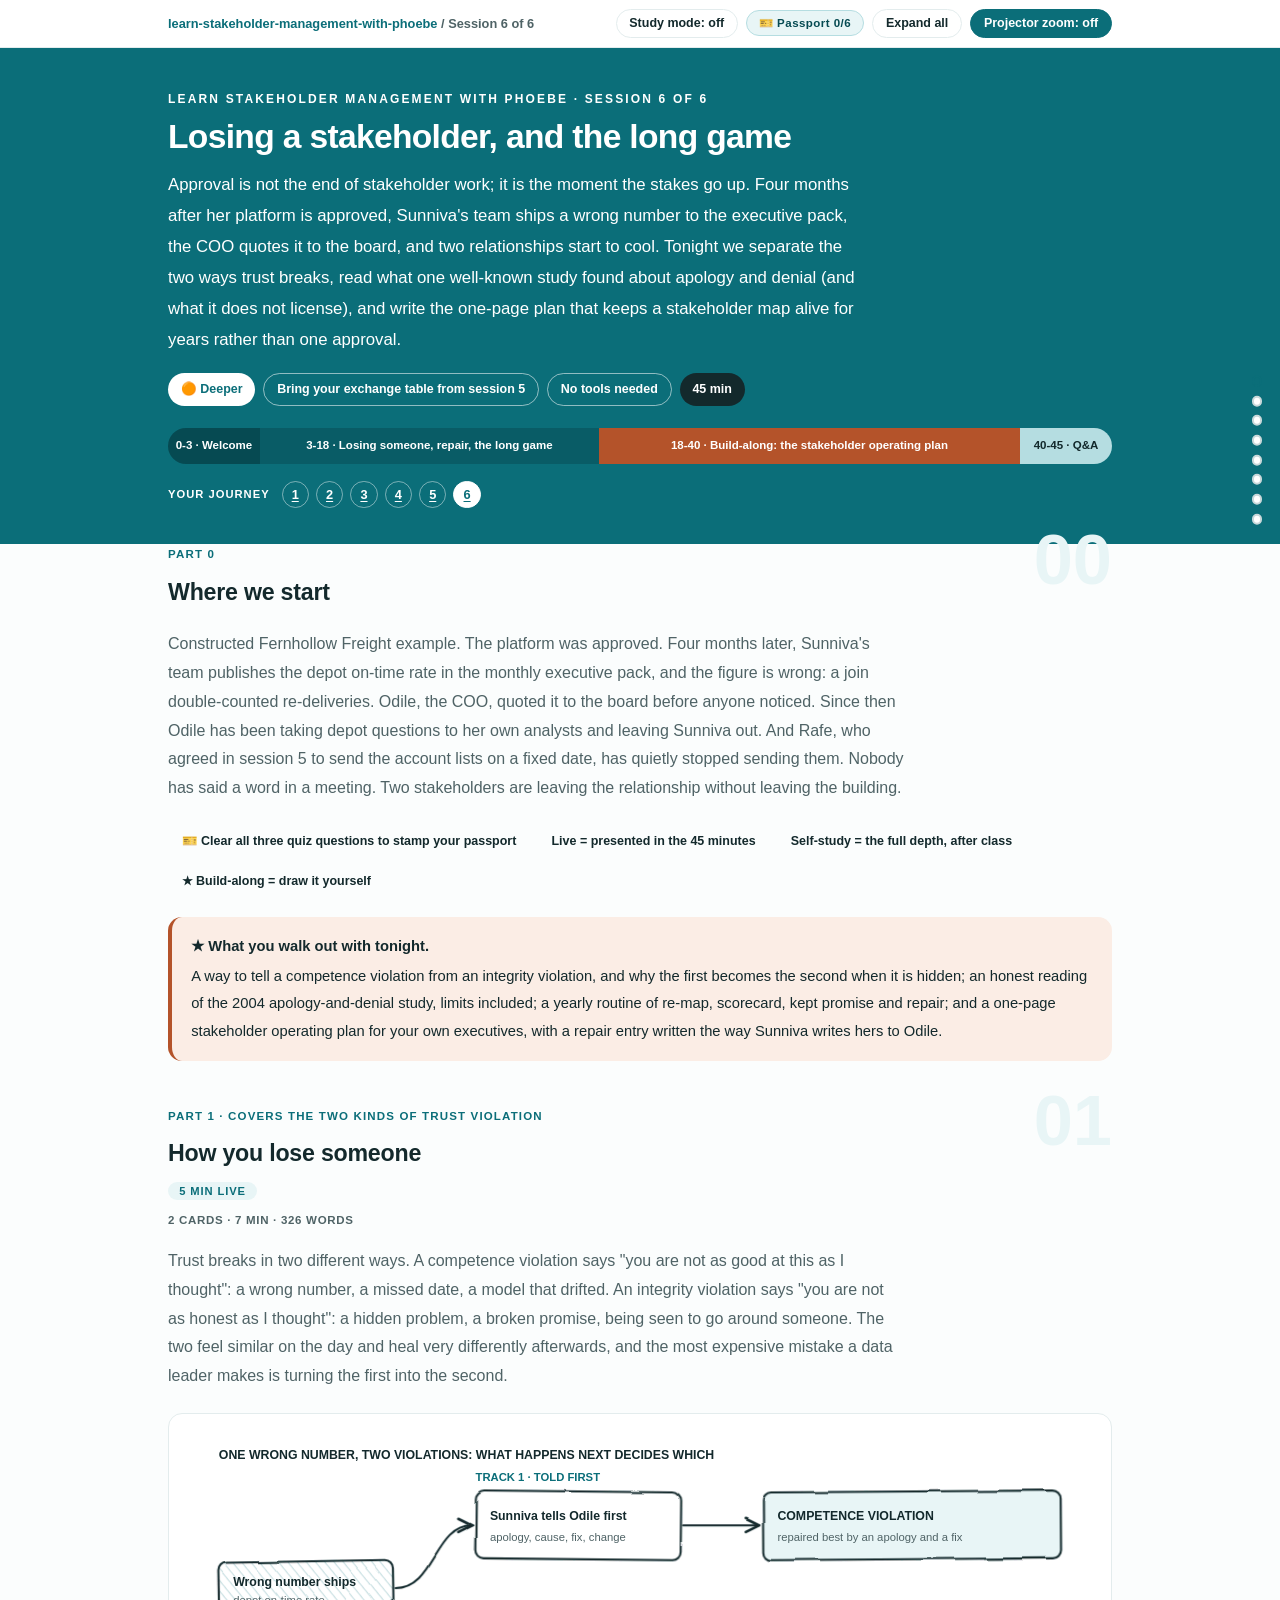
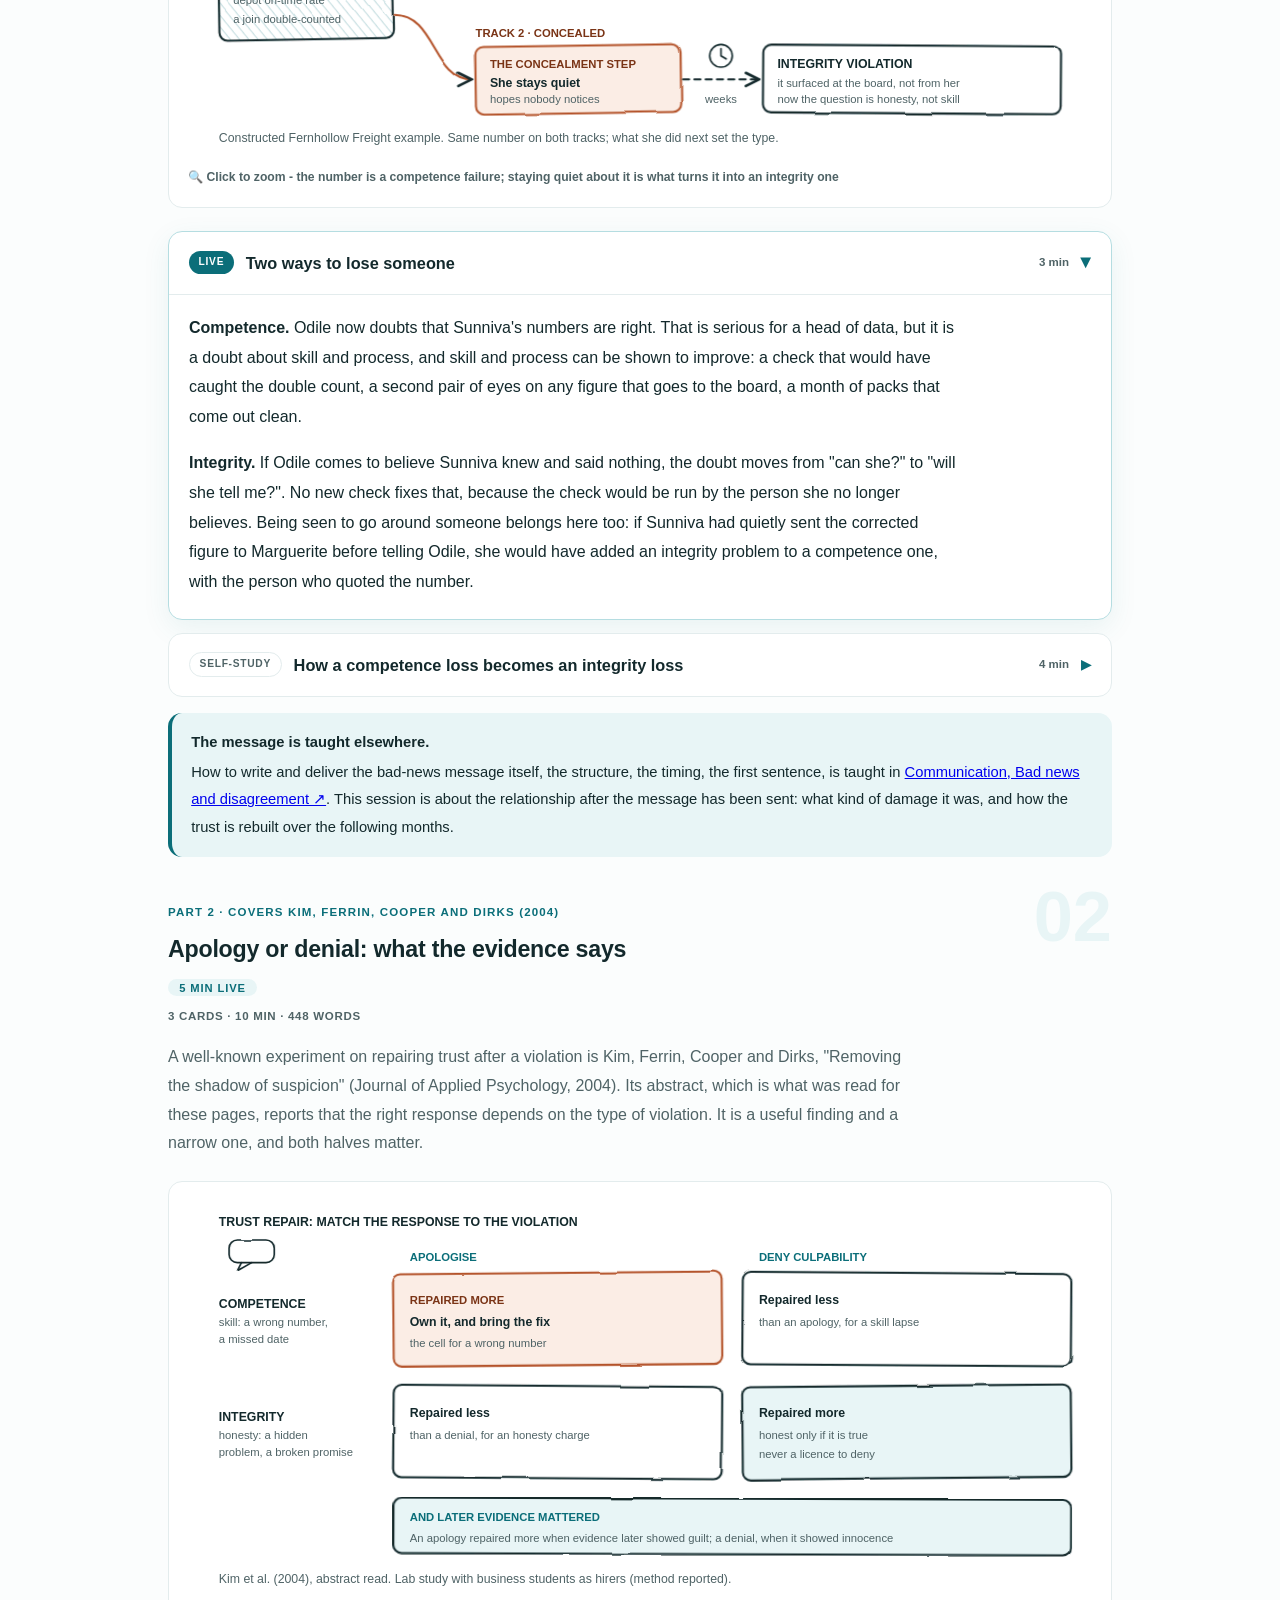
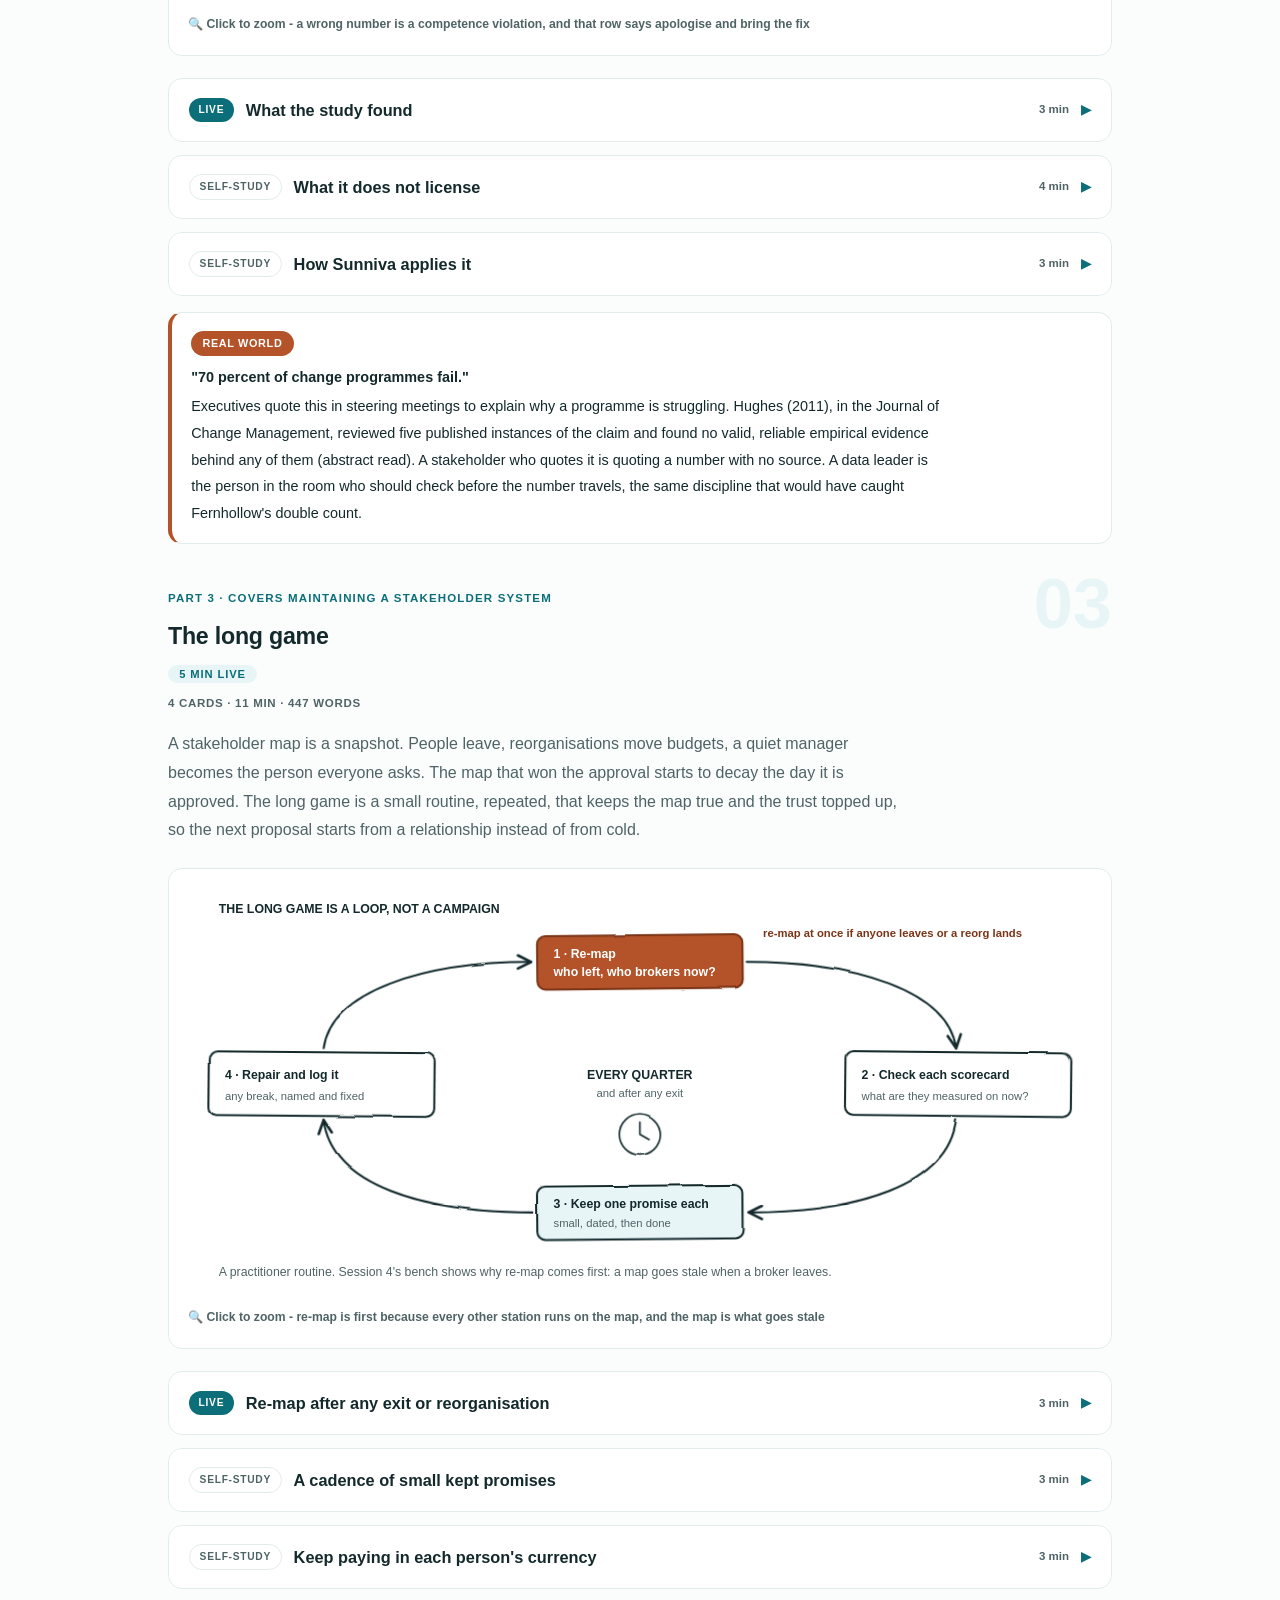
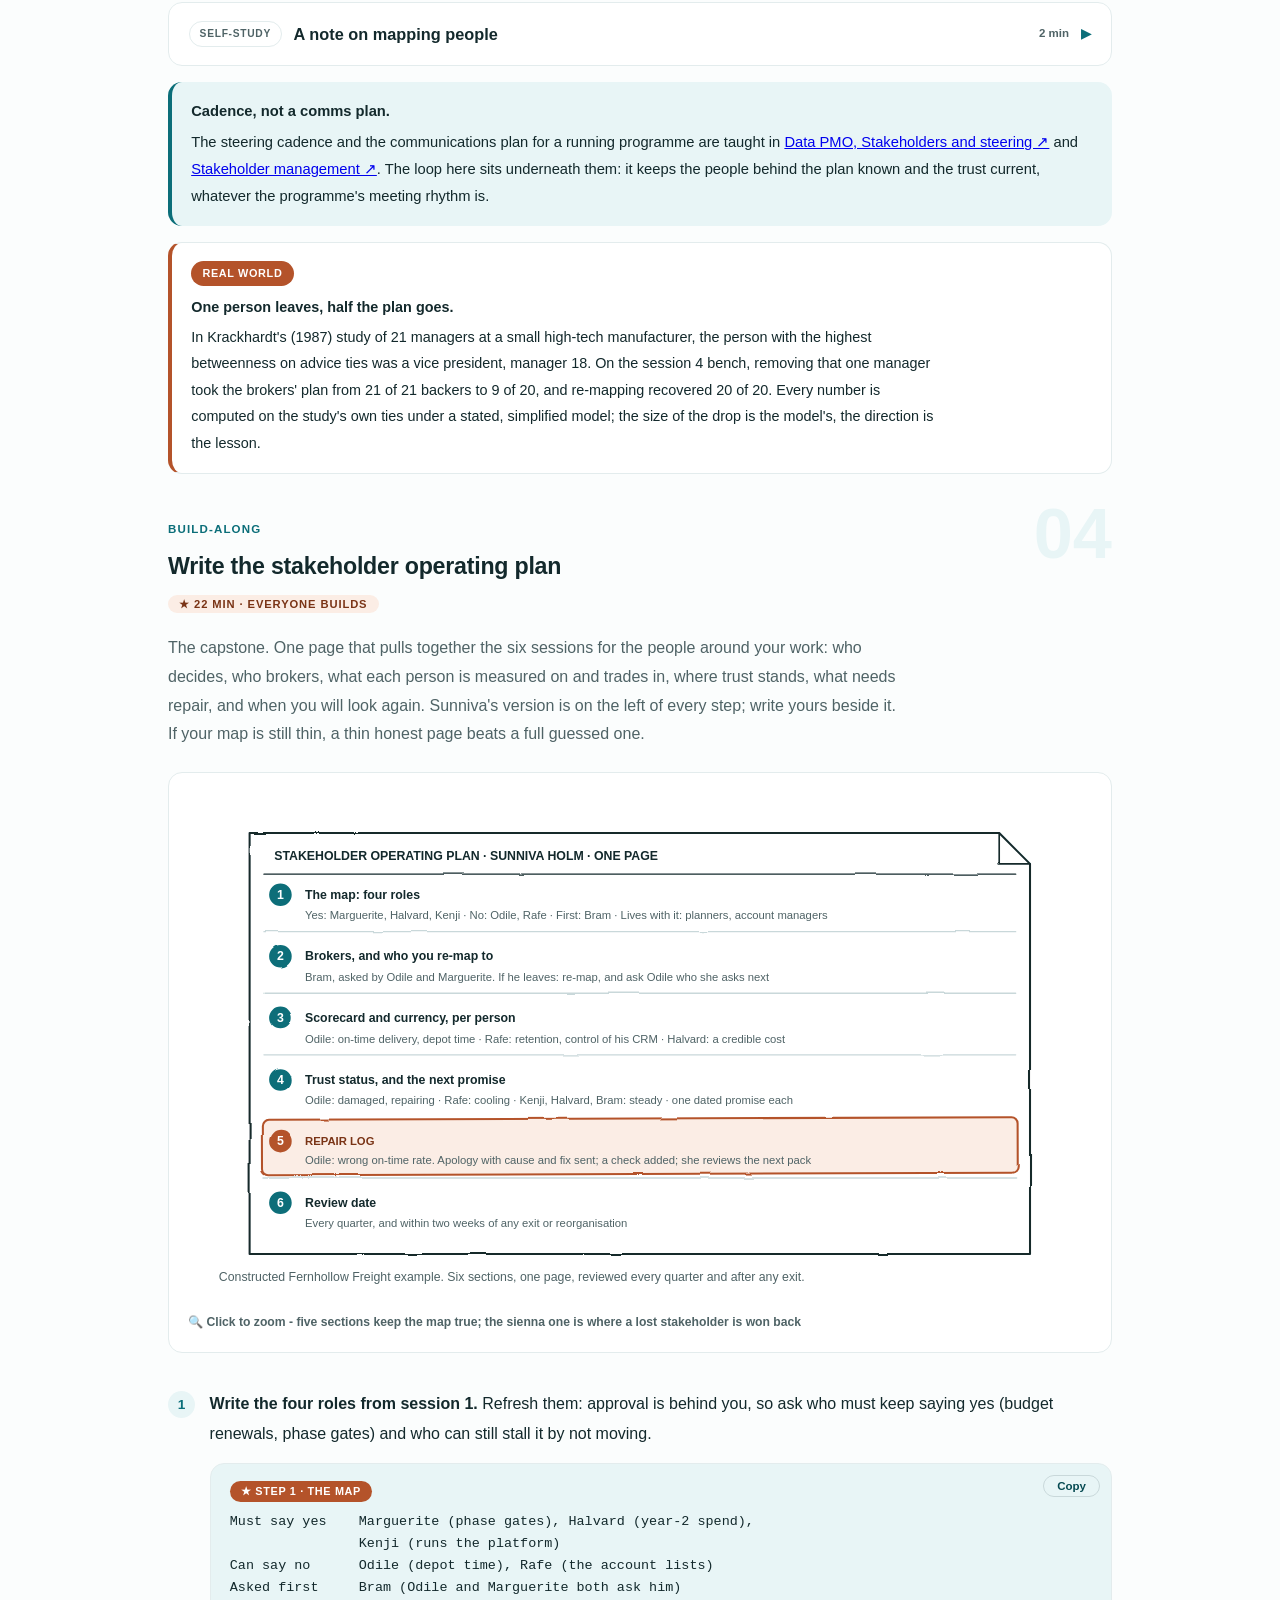
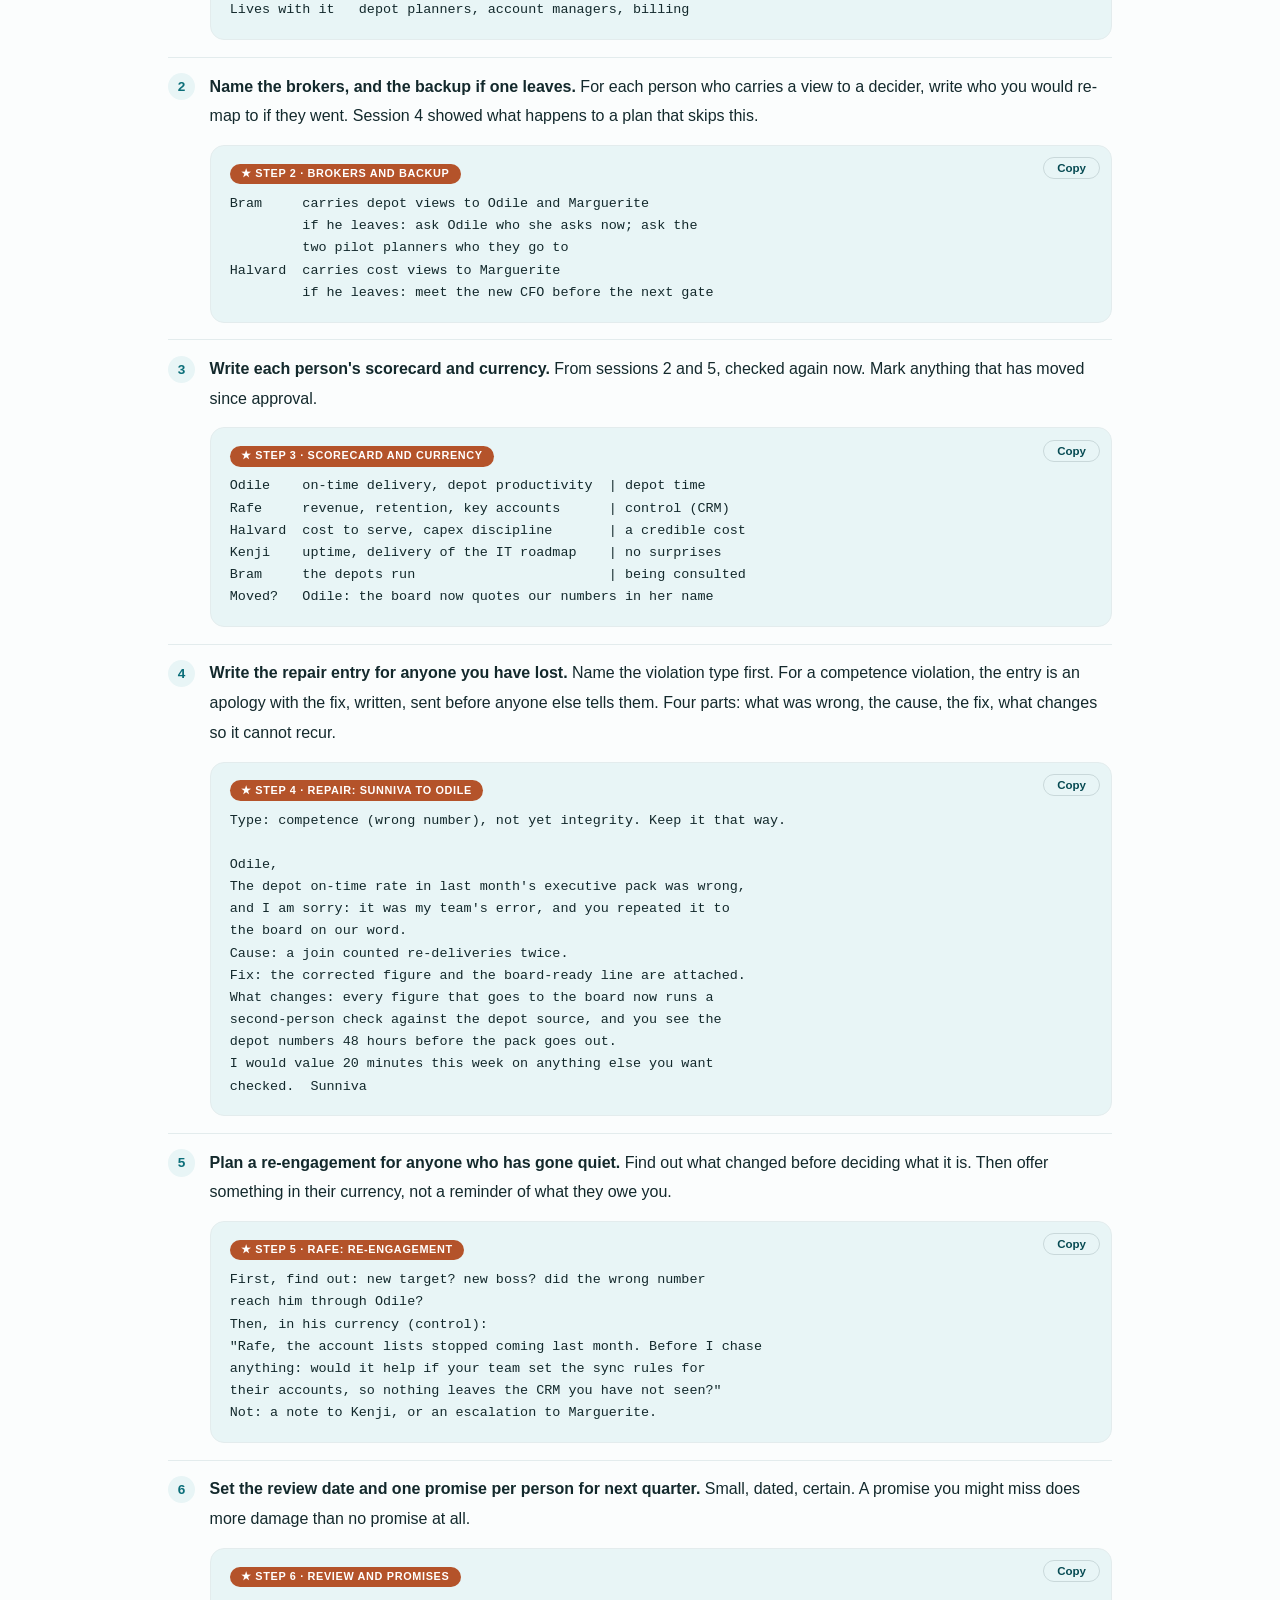
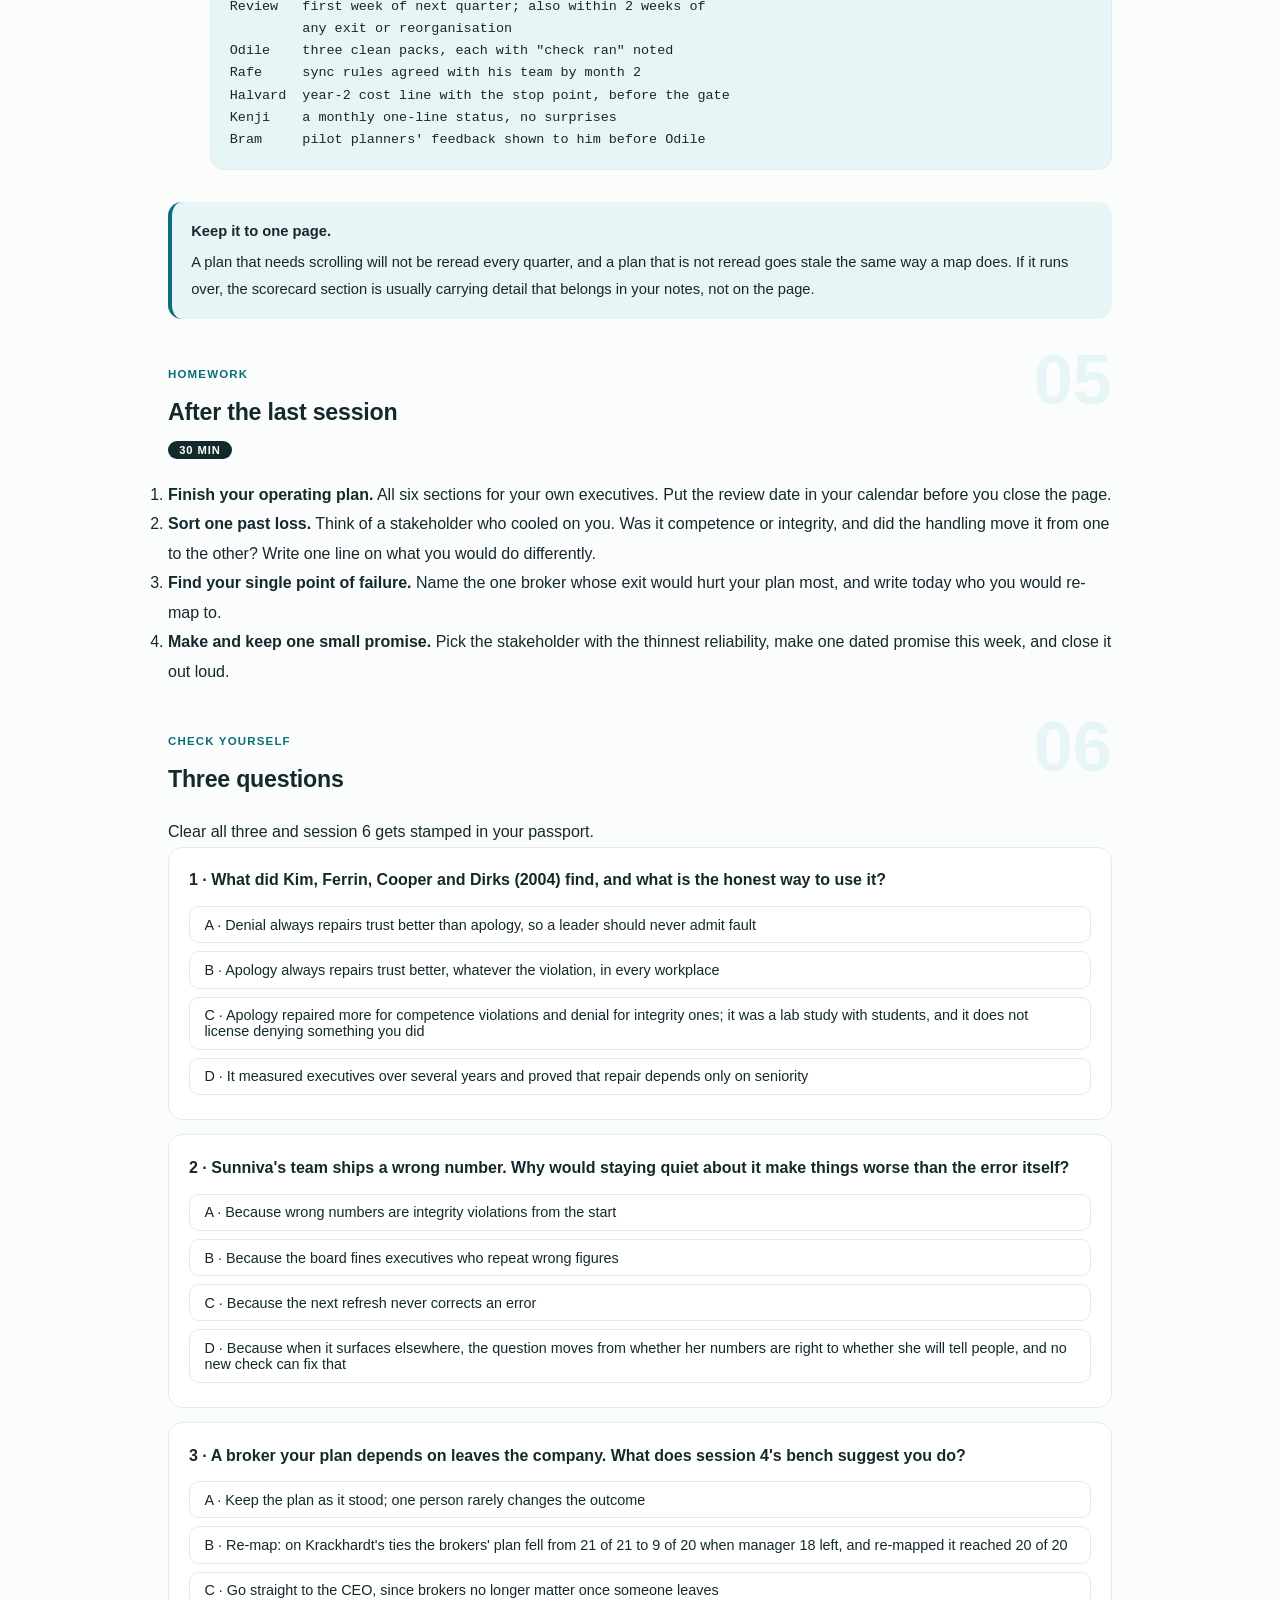
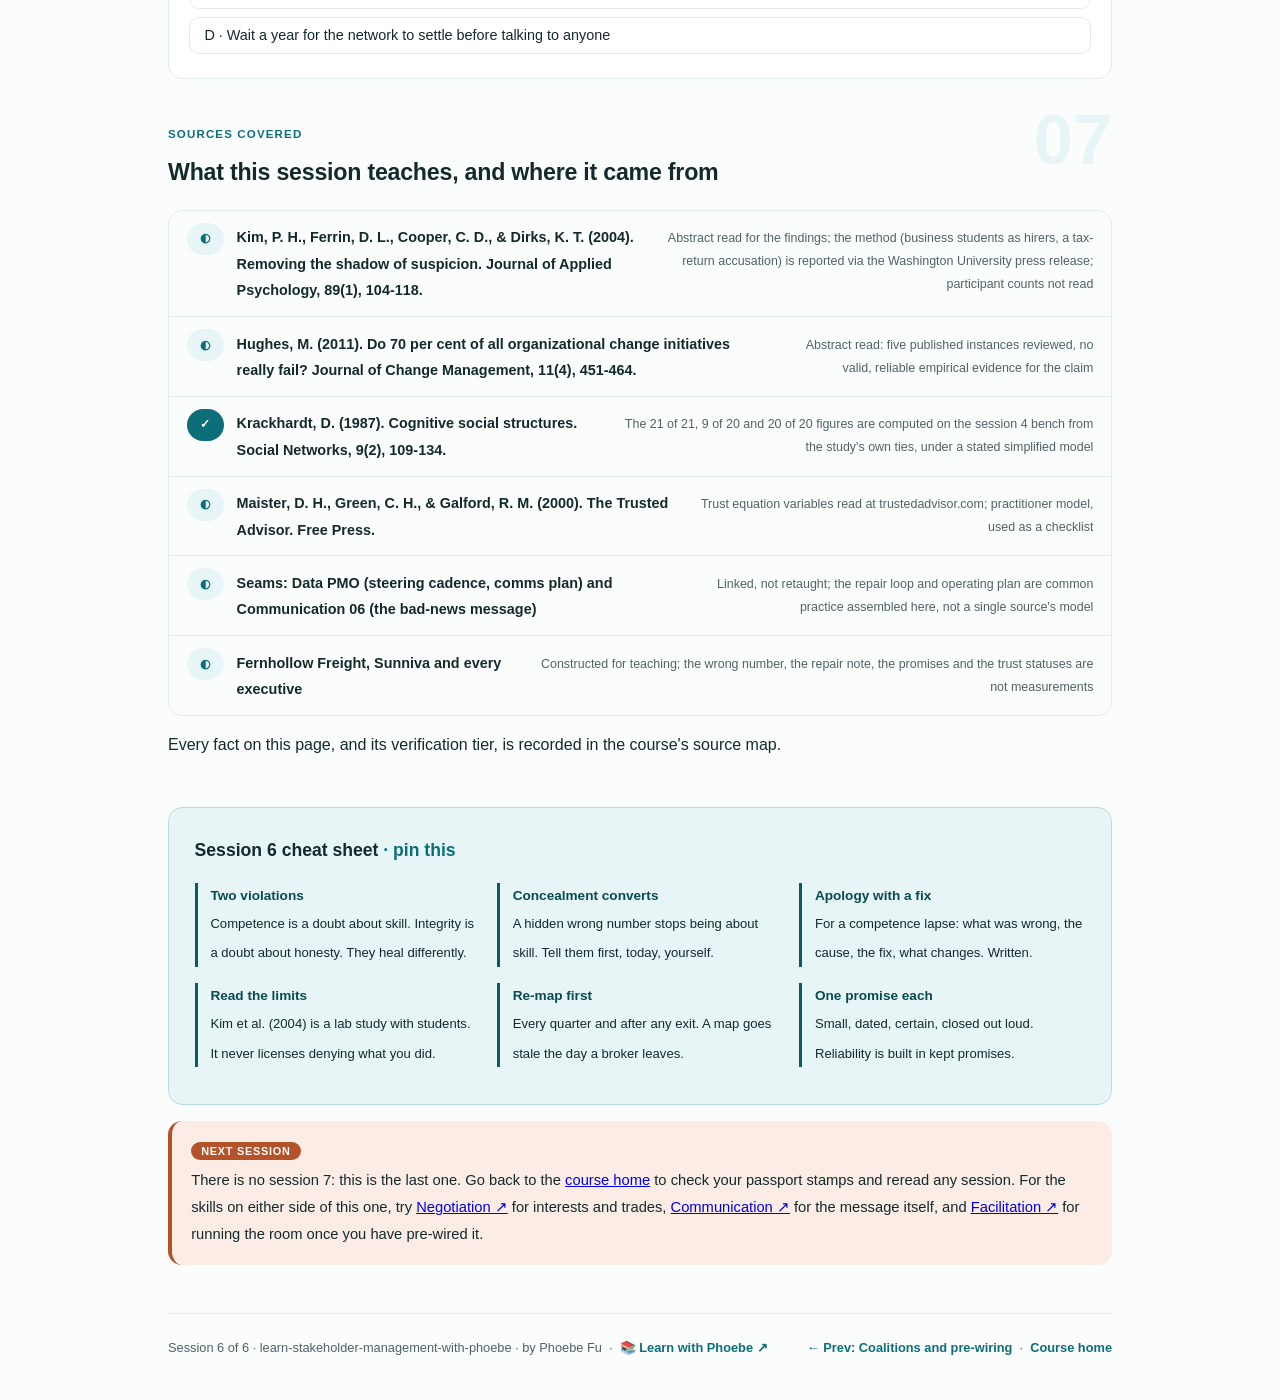
<file: courses/06-losing-a-stakeholder.html>
<!DOCTYPE html>
<html lang="en">
<head>
<meta charset="UTF-8">
<meta name="viewport" content="width=device-width, initial-scale=1.0">
<!-- social:start -->
<meta name="description" content="Session 6 of 6. A wrong number reaches the board and a stakeholder starts routing around you. Competence against integrity violations, what the evidence says about apology and denial, re-mapping after someone leaves, and a one-page stakeholder operating plan.">
<meta property="og:type" content="article">
<meta property="og:site_name" content="Learn with Phoebe">
<meta property="og:title" content="Losing a stakeholder, and the long game - learn stakeholder management with phoebe">
<meta property="og:description" content="Session 6 of 6. A mistake of skill is repaired with an apology and a fix; concealment turns it into a question of honesty. Then the routine that keeps a stakeholder map alive.">
<meta property="og:url" content="https://phoebefu6.github.io/learn-stakeholder-management-with-phoebe/courses/06-losing-a-stakeholder.html">
<meta property="og:image" content="https://phoebefu6.github.io/learn-stakeholder-management-with-phoebe/assets/og-cover.png">
<meta property="og:image:width" content="1200">
<meta property="og:image:height" content="630">
<meta name="twitter:card" content="summary_large_image">
<meta name="twitter:title" content="Losing a stakeholder, and the long game - learn stakeholder management with phoebe">
<meta name="twitter:description" content="Session 6 of 6. Repair after a wrong number, re-map after an exit, and the one-page operating plan.">
<meta name="twitter:image" content="https://phoebefu6.github.io/learn-stakeholder-management-with-phoebe/assets/og-cover.png">
<!-- social:end -->
<title>Session 6 · Losing a stakeholder, and the long game - learn stakeholder management with phoebe</title>
<link rel="stylesheet" href="../assets/style.css?v=2">
</head>
<body>

<div class="toolbar">
  <div class="wrap">
    <span class="crumb"><a href="../index.html">learn-stakeholder-management-with-phoebe</a> / Session 6 of 6</span>
    <button class="btn" id="toggle-all" type="button">Expand all</button>
    <button class="btn primary" id="zoom-toggle" type="button">Projector zoom: off</button>
  </div>
</div>

<header class="masthead">
  <div class="wrap">
    <div class="eyebrow">Learn Stakeholder Management with Phoebe · Session 6 of 6</div>
    <h1>Losing a stakeholder, and the <span class="accent">long game</span></h1>
    <p class="sub">Approval is not the end of stakeholder work; it is the moment the stakes go up. Four months after her platform is approved, Sunniva's team ships a wrong number to the executive pack, the COO quotes it to the board, and two relationships start to cool. Tonight we separate the two ways trust breaks, read what one well-known study found about apology and denial (and what it does not license), and write the one-page plan that keeps a stakeholder map alive for years rather than one approval.</p>
    <div class="chip-row">
      <span class="chip level">🟠 Deeper</span>
      <span class="chip audience">Bring your exchange table from session 5</span>
      <span class="chip audience">No tools needed</span>
      <span class="chip time">45 min</span>
    </div>
    <div class="agenda">
      <span class="a1" style="flex:1">0-3 · Welcome</span>
      <span class="a2" style="flex:4">3-18 · Losing someone, repair, the long game</span>
      <span class="a3" style="flex:5">18-40 · Build-along: the stakeholder operating plan</span>
      <span class="a4" style="flex:1">40-45 · Q&amp;A</span>
    </div>
  </div>
</header>

<main class="wrap">

  <section class="section" id="intro">
    <div class="section-kicker">
      <span class="klabel">Part 0</span>
      <h2>Where we start</h2>
    </div>
    <p class="lede">Constructed Fernhollow Freight example. The platform was approved. Four months later, Sunniva's team publishes the depot on-time rate in the monthly executive pack, and the figure is wrong: a join double-counted re-deliveries. Odile, the COO, quoted it to the board before anyone noticed. Since then Odile has been taking depot questions to her own analysts and leaving Sunniva out. And Rafe, who agreed in session 5 to send the account lists on a fixed date, has quietly stopped sending them. Nobody has said a word in a meeting. Two stakeholders are leaving the relationship without leaving the building.</p>

    <div class="legend">
      <span class="pill">🎫 Clear all three quiz questions to stamp your passport</span>
      <span class="pill">Live = presented in the 45 minutes</span>
      <span class="pill">Self-study = the full depth, after class</span>
      <span class="pill">★ Build-along = draw it yourself</span>
    </div>

    <div class="callout win">
      <p><strong>★ What you walk out with tonight.</strong> A way to tell a competence violation from an integrity violation, and why the first becomes the second when it is hidden; an honest reading of the 2004 apology-and-denial study, limits included; a yearly routine of re-map, scorecard, kept promise and repair; and a one-page stakeholder operating plan for your own executives, with a repair entry written the way Sunniva writes hers to Odile.</p>
    </div>
  </section>

  <section class="section" id="part-1">
    <div class="section-kicker">
      <span class="klabel">Part 1 · covers the two kinds of trust violation</span>
      <h2>How you lose someone</h2>
      <span class="tag concept">5 min live</span>
    </div>
    <p class="lede">Trust breaks in two different ways. A competence violation says "you are not as good at this as I thought": a wrong number, a missed date, a model that drifted. An integrity violation says "you are not as honest as I thought": a hidden problem, a broken promise, being seen to go around someone. The two feel similar on the day and heal very differently afterwards, and the most expensive mistake a data leader makes is turning the first into the second.</p>

    <figure class="zoomable">
      <svg viewBox="0 0 880 314" xmlns="http://www.w3.org/2000/svg" role="img" aria-label="A wrong depot on-time rate ships in the executive pack. Two tracks leave it. Track one, told first: Sunniva tells Odile herself with an apology, the cause, the fix and the change, and the event stays a competence violation, best repaired by an apology and a fix. Track two, highlighted in sienna as the concealment step: she stays quiet and hopes nobody notices; weeks pass; the error surfaces at the board, not from her, and it becomes an integrity violation about honesty rather than skill.">
        <defs>
          <filter id="s6aSk" x="-3%" y="-3%" width="106%" height="106%"><feTurbulence type="fractalNoise" baseFrequency="0.02" numOctaves="2" seed="61" result="n"/><feDisplacementMap in="SourceGraphic" in2="n" scale="2.4" xChannelSelector="R" yChannelSelector="G"/></filter>
          <pattern id="s6aHc" patternUnits="userSpaceOnUse" width="7" height="7" patternTransform="rotate(-38)"><line x1="0" y1="0" x2="0" y2="7" stroke="#0B6E79" stroke-width="1" opacity=".5"/></pattern>
          <marker id="s6aAr" viewBox="0 0 10 10" refX="9" refY="5" markerWidth="8" markerHeight="8" orient="auto"><path d="M1 1 L9 5 L1 9" fill="none" stroke="#13292C" stroke-width="1.6" stroke-linecap="round"/></marker>
        </defs>
        <style>
          .s6aH { font: 800 12px Inter, sans-serif; fill: #13292C; }
          .s6aL { font: 600 12px Inter, sans-serif; fill: #13292C; }
          .s6aS { font: 400 11px Inter, sans-serif; fill: #4F6366; }
          .s6aB { font: 800 11px Inter, sans-serif; fill: #7A3416; }
          .s6aA { font: 700 11px Inter, sans-serif; fill: #0B6E79; }
          .s6aN { font: 400 12px Inter, sans-serif; fill: #4F6366; }
        </style>

        <text class="s6aH" x="30" y="24">ONE WRONG NUMBER, TWO VIOLATIONS: WHAT HAPPENS NEXT DECIDES WHICH</text>

        <g filter="url(#s6aSk)" fill="none" stroke="#13292C" stroke-width="2" stroke-linecap="round" stroke-linejoin="round">
          <rect x="30" y="124" width="170" height="76" rx="8" transform="rotate(-1 115 162)" fill="url(#s6aHc)"/>
          <rect x="280" y="56" width="200" height="66" rx="8" transform="rotate(0.6 380 89)" fill="#FFFFFF"/>
          <rect x="560" y="56" width="290" height="66" rx="8" transform="rotate(-0.4 705 89)" fill="#E8F5F6"/>
          <rect x="280" y="206" width="200" height="66" rx="8" transform="rotate(-0.8 380 239)" fill="#FBEDE5" stroke="#B4532A"/>
          <rect x="560" y="206" width="290" height="66" rx="8" transform="rotate(0.4 705 239)" fill="#FFFFFF"/>
          <path d="M202 150 C240 150 240 89 276 89" marker-end="url(#s6aAr)"/>
          <path d="M202 176 C240 176 240 239 276 239" stroke="#B4532A" marker-end="url(#s6aAr)"/>
          <path d="M482 89 L556 89" marker-end="url(#s6aAr)"/>
          <path d="M482 239 L556 239" stroke-dasharray="6 5" marker-end="url(#s6aAr)"/>
          <circle cx="519" cy="216" r="11" fill="#FFFFFF" stroke-width="1.6"/>
          <path d="M519 216 L519 209 M519 216 L524 219" stroke-width="1.6"/>
        </g>

        <text class="s6aL" x="44" y="148">Wrong number ships</text>
        <text class="s6aS" x="44" y="166">depot on-time rate</text>
        <text class="s6aS" x="44" y="184">a join double-counted</text>

        <text class="s6aA" x="280" y="46">TRACK 1 · TOLD FIRST</text>
        <text class="s6aL" x="294" y="84">Sunniva tells Odile first</text>
        <text class="s6aS" x="294" y="104">apology, cause, fix, change</text>
        <text class="s6aH" x="574" y="84">COMPETENCE VIOLATION</text>
        <text class="s6aS" x="574" y="104">repaired best by an apology and a fix</text>

        <text class="s6aB" x="280" y="198">TRACK 2 · CONCEALED</text>
        <text class="s6aB" x="294" y="228">THE CONCEALMENT STEP</text>
        <text class="s6aL" x="294" y="246">She stays quiet</text>
        <text class="s6aS" x="294" y="262">hopes nobody notices</text>
        <text class="s6aS" x="519" y="262" text-anchor="middle">weeks</text>
        <text class="s6aH" x="574" y="228">INTEGRITY VIOLATION</text>
        <text class="s6aS" x="574" y="246">it surfaced at the board, not from her</text>
        <text class="s6aS" x="574" y="262">now the question is honesty, not skill</text>

        <text class="s6aN" x="30" y="300">Constructed Fernhollow Freight example. Same number on both tracks; what she did next set the type.</text>
      </svg>
      <figcaption>🔍 Click to zoom - the number is a competence failure; staying quiet about it is what turns it into an integrity one</figcaption>
    </figure>

    <details class="card" open>
      <summary><span class="mode live">Live</span>Two ways to lose someone<span class="mini">3 min</span><span class="caret">▶</span></summary>
      <div class="body">
        <p><strong>Competence.</strong> Odile now doubts that Sunniva's numbers are right. That is serious for a head of data, but it is a doubt about skill and process, and skill and process can be shown to improve: a check that would have caught the double count, a second pair of eyes on any figure that goes to the board, a month of packs that come out clean.</p>
        <p><strong>Integrity.</strong> If Odile comes to believe Sunniva knew and said nothing, the doubt moves from "can she?" to "will she tell me?". No new check fixes that, because the check would be run by the person she no longer believes. Being seen to go around someone belongs here too: if Sunniva had quietly sent the corrected figure to Marguerite before telling Odile, she would have added an integrity problem to a competence one, with the person who quoted the number.</p>
      </div>
    </details>

    <details class="card">
      <summary><span class="mode self">Self-study</span>How a competence loss becomes an integrity loss<span class="mini">4 min</span><span class="caret">▶</span></summary>
      <div class="body">
        <p>Most losses for data leaders start as competence: a pipeline breaks, a definition changes, a join goes wrong. They become integrity losses through the handling, and three handlings do it almost every time. Hiding it, hoping the next refresh quietly corrects it. Letting it surface elsewhere, so the stakeholder hears it from finance, from the board or from their own analyst. And softening it into something it was not, "a minor reconciliation difference", when it changed a number someone repeated in public.</p>
        <p>The test for a data leader is short: <em>would this person rather hear it from me, today, than from anyone else, later?</em> The answer is almost always yes, and the cost of telling them first is almost always smaller than the cost of them finding out.</p>
        <p>Rafe's silence is a different case and worth separating. Nothing at Fernhollow says Sunniva broke a promise to him. Before she decides what kind of loss it is, she needs to find out what changed for him: a new target, a new boss, or the same wrong number reaching him second-hand through Odile.</p>
      </div>
    </details>

    <div class="callout tip">
      <p><strong>The message is taught elsewhere.</strong> How to write and deliver the bad-news message itself, the structure, the timing, the first sentence, is taught in <a href="https://phoebefu6.github.io/learn-communication-with-phoebe/courses/06-bad-news-and-disagreement.html">Communication, Bad news and disagreement ↗</a>. This session is about the relationship after the message has been sent: what kind of damage it was, and how the trust is rebuilt over the following months.</p>
    </div>
  </section>

  <section class="section" id="part-2">
    <div class="section-kicker">
      <span class="klabel">Part 2 · covers Kim, Ferrin, Cooper and Dirks (2004)</span>
      <h2>Apology or denial: what the evidence says</h2>
      <span class="tag concept">5 min live</span>
    </div>
    <p class="lede">A well-known experiment on repairing trust after a violation is Kim, Ferrin, Cooper and Dirks, "Removing the shadow of suspicion" (Journal of Applied Psychology, 2004). Its abstract, which is what was read for these pages, reports that the right response depends on the type of violation. It is a useful finding and a narrow one, and both halves matter.</p>

    <figure class="zoomable">
      <svg viewBox="0 0 880 392" xmlns="http://www.w3.org/2000/svg" role="img" aria-label="A two by two grid. Rows: competence violation and integrity violation. Columns: apologise and deny culpability. Competence with apology, highlighted in sienna: trust repaired more, the cell for a wrong number. Competence with denial: repaired less than an apology. Integrity with apology: repaired less than a denial. Integrity with denial: repaired more, honest only if it is true. A strip below: an apology repaired more when later evidence showed guilt, a denial when it showed innocence.">
        <defs>
          <filter id="s6bSk" x="-3%" y="-3%" width="106%" height="106%"><feTurbulence type="fractalNoise" baseFrequency="0.02" numOctaves="2" seed="67" result="n"/><feDisplacementMap in="SourceGraphic" in2="n" scale="2.4" xChannelSelector="R" yChannelSelector="G"/></filter>
        </defs>
        <style>
          .s6bH { font: 800 12px Inter, sans-serif; fill: #13292C; }
          .s6bL { font: 600 12px Inter, sans-serif; fill: #13292C; }
          .s6bS { font: 400 11px Inter, sans-serif; fill: #4F6366; }
          .s6bB { font: 800 11px Inter, sans-serif; fill: #7A3416; }
          .s6bA { font: 700 11px Inter, sans-serif; fill: #0B6E79; }
          .s6bN { font: 400 12px Inter, sans-serif; fill: #4F6366; }
        </style>

        <text class="s6bH" x="30" y="24">TRUST REPAIR: MATCH THE RESPONSE TO THE VIOLATION</text>

        <g filter="url(#s6bSk)" fill="none" stroke="#13292C" stroke-width="2" stroke-linecap="round" stroke-linejoin="round">
          <rect x="40" y="38" width="44" height="22" rx="8" fill="#FFFFFF" stroke-width="1.6"/>
          <path d="M52 60 L48 68 L62 60" stroke-width="1.6"/>
          <rect x="200" y="70" width="320" height="90" rx="8" transform="rotate(-0.5 360 115)" fill="#FBEDE5" stroke="#B4532A"/>
          <rect x="540" y="70" width="320" height="90" rx="8" transform="rotate(0.4 700 115)" fill="#FFFFFF"/>
          <rect x="200" y="180" width="320" height="90" rx="8" transform="rotate(0.4 360 225)" fill="#FFFFFF"/>
          <rect x="540" y="180" width="320" height="90" rx="8" transform="rotate(-0.5 700 225)" fill="#E8F5F6"/>
          <rect x="200" y="290" width="660" height="54" rx="8" transform="rotate(0.2 530 317)" fill="#E8F5F6"/>
        </g>

        <text class="s6bA" x="216" y="58">APOLOGISE</text>
        <text class="s6bA" x="556" y="58">DENY CULPABILITY</text>

        <text class="s6bH" x="30" y="104">COMPETENCE</text>
        <text class="s6bS" x="30" y="122">skill: a wrong number,</text>
        <text class="s6bS" x="30" y="138">a missed date</text>
        <text class="s6bH" x="30" y="214">INTEGRITY</text>
        <text class="s6bS" x="30" y="232">honesty: a hidden</text>
        <text class="s6bS" x="30" y="248">problem, a broken promise</text>

        <text class="s6bB" x="216" y="100">REPAIRED MORE</text>
        <text class="s6bL" x="216" y="122">Own it, and bring the fix</text>
        <text class="s6bS" x="216" y="142">the cell for a wrong number</text>
        <text class="s6bL" x="556" y="100">Repaired less</text>
        <text class="s6bS" x="556" y="122">than an apology, for a skill lapse</text>
        <text class="s6bL" x="216" y="210">Repaired less</text>
        <text class="s6bS" x="216" y="232">than a denial, for an honesty charge</text>
        <text class="s6bL" x="556" y="210">Repaired more</text>
        <text class="s6bS" x="556" y="232">honest only if it is true</text>
        <text class="s6bS" x="556" y="250">never a licence to deny</text>

        <text class="s6bA" x="216" y="312">AND LATER EVIDENCE MATTERED</text>
        <text class="s6bS" x="216" y="332">An apology repaired more when evidence later showed guilt; a denial, when it showed innocence</text>

        <text class="s6bN" x="30" y="372">Kim et al. (2004), abstract read. Lab study with business students as hirers (method reported).</text>
      </svg>
      <figcaption>🔍 Click to zoom - a wrong number is a competence violation, and that row says apologise and bring the fix</figcaption>
    </figure>

    <details class="card">
      <summary><span class="mode live">Live</span>What the study found<span class="mini">3 min</span><span class="caret">▶</span></summary>
      <div class="body">
        <p>From the abstract: trust was repaired more when the person apologised for a competence-based violation, and more when they denied culpability for an integrity-based one. The study also looked at what happened when later evidence came in. An apology repaired more when that evidence showed the person was guilty; a denial repaired more when it showed they were innocent.</p>
        <p>The method, as reported in the Washington University press release rather than read in the paper: business students played the role of people hiring, and judged a job candidate who had been accused of an error on a tax return. The participant counts were not read for these pages, so none are given here.</p>
        <p>The reasoning usually given is that an apology admits the act. For a lapse of skill, admitting it costs little, because people expect skill to be improvable. For a lapse of honesty, admitting it confirms the very thing that is hardest to win back.</p>
      </div>
    </details>

    <details class="card">
      <summary><span class="mode self">Self-study</span>What it does not license<span class="mini">4 min</span><span class="caret">▶</span></summary>
      <div class="body">
        <p>Read the limits before using the finding. It is a laboratory study. The people judging were students, not executives who have worked with the person for years. The hiring decision was hypothetical, the violation was an accusation about one candidate, and the relationship had no history and no future. A real COO who has just repeated a wrong number to her own board is in none of those conditions.</p>
        <p>The study compares responses to an accusation. It does not show that denying something you actually did is a good repair strategy, and the later-evidence result points the other way: when the evidence later showed guilt, the apology did better. For a data leader the evidence usually arrives quickly, because the corrected figure is the evidence.</p>
        <p>Where researchers and practitioners still disagree is how far lab findings on strangers carry over to long working relationships, and how often real violations are cleanly one type. These pages do not settle that. They use the finding as a prompt to name the violation type before choosing a response.</p>
      </div>
    </details>

    <details class="card">
      <summary><span class="mode self">Self-study</span>How Sunniva applies it<span class="mini">3 min</span><span class="caret">▶</span></summary>
      <div class="body">
        <p>The wrong on-time rate is a competence violation: her team made an error of skill and process, and nobody hid it. So the honest repair, and the one the study's competence row points to, is an apology with a fix. Not "the source system was inconsistent", which is a partial denial dressed as an explanation; not silence until the next pack corrects it.</p>
        <p>The apology names what was wrong and accepts it as her team's. The fix says what has already been corrected. The change says what is different from now on, so the same error cannot reach the board twice. Written, so Odile can forward it upwards if she needs to. The build-along writes it.</p>
      </div>
    </details>

    <div class="callout example">
      <span class="ex-pill">Real world</span>
      <p><strong>"70 percent of change programmes fail."</strong> Executives quote this in steering meetings to explain why a programme is struggling. Hughes (2011), in the Journal of Change Management, reviewed five published instances of the claim and found no valid, reliable empirical evidence behind any of them (abstract read). A stakeholder who quotes it is quoting a number with no source. A data leader is the person in the room who should check before the number travels, the same discipline that would have caught Fernhollow's double count.</p>
    </div>
  </section>

  <section class="section" id="part-3">
    <div class="section-kicker">
      <span class="klabel">Part 3 · covers maintaining a stakeholder system</span>
      <h2>The long game</h2>
      <span class="tag concept">5 min live</span>
    </div>
    <p class="lede">A stakeholder map is a snapshot. People leave, reorganisations move budgets, a quiet manager becomes the person everyone asks. The map that won the approval starts to decay the day it is approved. The long game is a small routine, repeated, that keeps the map true and the trust topped up, so the next proposal starts from a relationship instead of from cold.</p>

    <figure class="zoomable">
      <svg viewBox="0 0 880 398" xmlns="http://www.w3.org/2000/svg" role="img" aria-label="A loop of four stations repeated every quarter and after any exit. One, highlighted in sienna: re-map, who left, who rose, who brokers now; re-map at once if anyone leaves or a reorganisation lands. Two: check each scorecard, what are they measured on now. Three: keep one promise each, small, dated, then done. Four: repair and log it, any break named and fixed. Then back to re-map.">
        <defs>
          <filter id="s6cSk" x="-3%" y="-3%" width="106%" height="106%"><feTurbulence type="fractalNoise" baseFrequency="0.02" numOctaves="2" seed="71" result="n"/><feDisplacementMap in="SourceGraphic" in2="n" scale="2.4" xChannelSelector="R" yChannelSelector="G"/></filter>
          <marker id="s6cAr" viewBox="0 0 10 10" refX="9" refY="5" markerWidth="8" markerHeight="8" orient="auto"><path d="M1 1 L9 5 L1 9" fill="none" stroke="#13292C" stroke-width="1.6" stroke-linecap="round"/></marker>
        </defs>
        <style>
          .s6cH { font: 800 12px Inter, sans-serif; fill: #13292C; }
          .s6cL { font: 600 12px Inter, sans-serif; fill: #13292C; }
          .s6cS { font: 400 11px Inter, sans-serif; fill: #4F6366; }
          .s6cB { font: 800 11px Inter, sans-serif; fill: #7A3416; }
          .s6cW { font: 800 12px Inter, sans-serif; fill: #FFFFFF; }
          .s6cN { font: 400 12px Inter, sans-serif; fill: #4F6366; }
        </style>

        <text class="s6cH" x="30" y="24">THE LONG GAME IS A LOOP, NOT A CAMPAIGN</text>

        <g filter="url(#s6cSk)" fill="none" stroke="#13292C" stroke-width="2" stroke-linecap="round" stroke-linejoin="round">
          <rect x="340" y="46" width="200" height="52" rx="8" transform="rotate(-0.6 440 72)" fill="#B4532A" stroke="#7A3416"/>
          <rect x="640" y="160" width="220" height="62" rx="8" transform="rotate(0.6 750 191)" fill="#FFFFFF"/>
          <rect x="340" y="290" width="200" height="52" rx="8" transform="rotate(-0.5 440 316)" fill="#E8F5F6"/>
          <rect x="20" y="160" width="220" height="62" rx="8" transform="rotate(0.5 130 191)" fill="#FFFFFF"/>
          <path d="M544 72 C650 72 740 100 748 156" marker-end="url(#s6cAr)"/>
          <path d="M748 226 C740 290 650 316 546 316" marker-end="url(#s6cAr)"/>
          <path d="M336 316 C230 316 140 290 132 226" marker-end="url(#s6cAr)"/>
          <path d="M132 156 C140 100 230 72 334 72" marker-end="url(#s6cAr)"/>
          <circle cx="440" cy="240" r="20" fill="#FFFFFF" stroke-width="1.6"/>
          <path d="M440 240 L440 228 M440 240 L449 245" stroke-width="1.6"/>
        </g>

        <text class="s6cW" x="356" y="68">1 · Re-map</text>
        <text class="s6cW" x="356" y="86">who left, who brokers now?</text>
        <text class="s6cB" x="560" y="48">re-map at once if anyone leaves or a reorg lands</text>

        <text class="s6cL" x="656" y="186">2 · Check each scorecard</text>
        <text class="s6cS" x="656" y="206">what are they measured on now?</text>

        <text class="s6cL" x="356" y="312">3 · Keep one promise each</text>
        <text class="s6cS" x="356" y="330">small, dated, then done</text>

        <text class="s6cL" x="36" y="186">4 · Repair and log it</text>
        <text class="s6cS" x="36" y="206">any break, named and fixed</text>

        <text class="s6cH" x="440" y="186" text-anchor="middle">EVERY QUARTER</text>
        <text class="s6cS" x="440" y="204" text-anchor="middle">and after any exit</text>

        <text class="s6cN" x="30" y="378">A practitioner routine. Session 4's bench shows why re-map comes first: a map goes stale when a broker leaves.</text>
      </svg>
      <figcaption>🔍 Click to zoom - re-map is first because every other station runs on the map, and the map is what goes stale</figcaption>
    </figure>

    <details class="card">
      <summary><span class="mode live">Live</span>Re-map after any exit or reorganisation<span class="mini">3 min</span><span class="caret">▶</span></summary>
      <div class="body">
        <p>Session 4's break button made the point on real data. On Krackhardt's advice ties for 21 managers, the brokers' plan reached 21 of 21. When manager 18, the top broker, left, the same plan reached 9 of 20 and the decision rule failed. Re-mapped on the 20 who remained, it reached 20 of 20. Those are modelled backers on real ties, not a forecast for any company, and they are Krackhardt's managers, never Fernhollow's.</p>
        <p>The lesson carries over without the model: the map is only as current as its last re-draw. At Fernhollow, if Bram retired, the first question would be who Odile and Marguerite now ask about the depots, and Sunniva would want to know before they did. The session 1 question still does the work: "Who do you check this kind of thing with now?"</p>
      </div>
    </details>

    <details class="card">
      <summary><span class="mode self">Self-study</span>A cadence of small kept promises<span class="mini">3 min</span><span class="caret">▶</span></summary>
      <div class="body">
        <p>Session 2 used Maister, Green and Galford's trust equation (a practitioner model) as a checklist, and reliability was the part a new hire has least of. Reliability is built in small, kept, visible promises far more than in one big delivery: "the corrected pack by Thursday", "the depot pilot dates before your planning meeting", "a one-line note if anything in your numbers moves".</p>
        <p>One promise per person per quarter is enough if each is dated, small enough to be certain, and closed out loud. The repair after a wrong number is built the same way: Odile does not need a grand gesture, she needs three clean packs in a row and a note each time saying the new check ran.</p>
      </div>
    </details>

    <details class="card">
      <summary><span class="mode self">Self-study</span>Keep paying in each person's currency<span class="mini">3 min</span><span class="caret">▶</span></summary>
      <div class="body">
        <p>Session 5 found each person's currency, using Cohen and Bradford's exchange framing (reported). Currencies do not expire at approval, and a relationship that is only paid when you need something reads as transactional by the second year. Rafe trades in control of "his" CRM; Odile in depot time; Halvard in a credible cost; Bram in being consulted before a decision rather than informed after it.</p>
        <p>Currencies also move. If Rafe's target changed this year, control may matter less to him than a retention list his account managers can use. That is why the loop checks each scorecard before choosing what to offer.</p>
      </div>
    </details>

    <details class="card">
      <summary><span class="mode self">Self-study</span>A note on mapping people<span class="mini">2 min</span><span class="caret">▶</span></summary>
      <div class="body">
        <p>Asking colleagues "who do you go to for advice?" in a one-to-one is ordinary management. Running it as a survey across a department, or inferring it from email and calendar data, creates sensitive information about named people: who is consulted, who is ignored, who is isolated. Organisational network surveys need consent, a clear statement of what the data is for and who sees it, and care about how results are shown. Keep your own stakeholder map private, written in terms you would be comfortable having the person read.</p>
      </div>
    </details>

    <div class="callout tip">
      <p><strong>Cadence, not a comms plan.</strong> The steering cadence and the communications plan for a running programme are taught in <a href="https://phoebefu6.github.io/learn-data-pmo-with-phoebe/courses/a5-stakeholders-and-steering.html">Data PMO, Stakeholders and steering ↗</a> and <a href="https://phoebefu6.github.io/learn-data-pmo-with-phoebe/courses/b6-stakeholder-management.html">Stakeholder management ↗</a>. The loop here sits underneath them: it keeps the people behind the plan known and the trust current, whatever the programme's meeting rhythm is.</p>
    </div>

    <div class="callout example">
      <span class="ex-pill">Real world</span>
      <p><strong>One person leaves, half the plan goes.</strong> In Krackhardt's (1987) study of 21 managers at a small high-tech manufacturer, the person with the highest betweenness on advice ties was a vice president, manager 18. On the session 4 bench, removing that one manager took the brokers' plan from 21 of 21 backers to 9 of 20, and re-mapping recovered 20 of 20. Every number is computed on the study's own ties under a stated, simplified model; the size of the drop is the model's, the direction is the lesson.</p>
    </div>
  </section>

  <section class="section" id="demo-1">
    <div class="section-kicker">
      <span class="klabel">Build-along</span>
      <h2>Write the stakeholder operating plan</h2>
      <span class="tag demo">★ 22 min · everyone builds</span>
    </div>
    <p class="lede">The capstone. One page that pulls together the six sessions for the people around your work: who decides, who brokers, what each person is measured on and trades in, where trust stands, what needs repair, and when you will look again. Sunniva's version is on the left of every step; write yours beside it. If your map is still thin, a thin honest page beats a full guessed one.</p>

    <figure class="zoomable">
      <svg viewBox="0 0 880 496" xmlns="http://www.w3.org/2000/svg" role="img" aria-label="One page with six numbered sections. One, the map: yes from Marguerite, Halvard and Kenji; no from Odile and Rafe; asked first, Bram; lives with it, planners and account managers. Two, brokers and backup: Bram, asked by Odile and Marguerite; if he leaves, re-map and ask Odile who she asks next. Three, scorecard and currency per person. Four, trust status and the next promise: Odile damaged and repairing, Rafe cooling, the rest steady, one dated promise each. Five, highlighted in sienna, the repair log: Odile, wrong on-time rate, apology with cause and fix sent, check added. Six, review every quarter and within two weeks of any exit.">
        <defs>
          <filter id="s6dSk" x="-3%" y="-3%" width="106%" height="106%"><feTurbulence type="fractalNoise" baseFrequency="0.02" numOctaves="2" seed="79" result="n"/><feDisplacementMap in="SourceGraphic" in2="n" scale="2.4" xChannelSelector="R" yChannelSelector="G"/></filter>
        </defs>
        <style>
          .s6dH { font: 800 12px Inter, sans-serif; fill: #13292C; }
          .s6dL { font: 600 12px Inter, sans-serif; fill: #13292C; }
          .s6dS { font: 400 11px Inter, sans-serif; fill: #4F6366; }
          .s6dB { font: 800 11px Inter, sans-serif; fill: #7A3416; }
          .s6dW { font: 800 12px Inter, sans-serif; fill: #FFFFFF; }
          .s6dN { font: 400 12px Inter, sans-serif; fill: #4F6366; }
        </style>

        <g filter="url(#s6dSk)" fill="none" stroke="#13292C" stroke-width="2" stroke-linecap="round" stroke-linejoin="round">
          <path d="M60 40 L790 40 L820 70 L820 450 L60 450 Z" fill="#FFFFFF"/>
          <path d="M790 40 L790 70 L820 70" stroke-width="1.6"/>
          <path d="M74 80 L806 80" stroke-width="1.4"/>
          <path d="M74 136 L806 136 M74 196 L806 196 M74 256 L806 256 M74 376 L806 376" stroke="#C9D8DA" stroke-width="1.4"/>
          <rect x="72" y="318" width="736" height="54" rx="6" transform="rotate(-0.2 440 345)" fill="#FBEDE5" stroke="#B4532A"/>
          <circle cx="90" cy="100" r="10" fill="#0B6E79" stroke="#0B6E79"/>
          <circle cx="90" cy="160" r="10" fill="#0B6E79" stroke="#0B6E79"/>
          <circle cx="90" cy="220" r="10" fill="#0B6E79" stroke="#0B6E79"/>
          <circle cx="90" cy="280" r="10" fill="#0B6E79" stroke="#0B6E79"/>
          <circle cx="90" cy="340" r="10" fill="#B4532A" stroke="#B4532A"/>
          <circle cx="90" cy="400" r="10" fill="#0B6E79" stroke="#0B6E79"/>
        </g>

        <text class="s6dH" x="84" y="66">STAKEHOLDER OPERATING PLAN · SUNNIVA HOLM · ONE PAGE</text>

        <text class="s6dW" x="90" y="104" text-anchor="middle">1</text>
        <text class="s6dL" x="114" y="104">The map: four roles</text>
        <text class="s6dS" x="114" y="124">Yes: Marguerite, Halvard, Kenji · No: Odile, Rafe · First: Bram · Lives with it: planners, account managers</text>

        <text class="s6dW" x="90" y="164" text-anchor="middle">2</text>
        <text class="s6dL" x="114" y="164">Brokers, and who you re-map to</text>
        <text class="s6dS" x="114" y="184">Bram, asked by Odile and Marguerite. If he leaves: re-map, and ask Odile who she asks next</text>

        <text class="s6dW" x="90" y="224" text-anchor="middle">3</text>
        <text class="s6dL" x="114" y="224">Scorecard and currency, per person</text>
        <text class="s6dS" x="114" y="244">Odile: on-time delivery, depot time · Rafe: retention, control of his CRM · Halvard: a credible cost</text>

        <text class="s6dW" x="90" y="284" text-anchor="middle">4</text>
        <text class="s6dL" x="114" y="284">Trust status, and the next promise</text>
        <text class="s6dS" x="114" y="304">Odile: damaged, repairing · Rafe: cooling · Kenji, Halvard, Bram: steady · one dated promise each</text>

        <text class="s6dW" x="90" y="344" text-anchor="middle">5</text>
        <text class="s6dB" x="114" y="344">REPAIR LOG</text>
        <text class="s6dS" x="114" y="362">Odile: wrong on-time rate. Apology with cause and fix sent; a check added; she reviews the next pack</text>

        <text class="s6dW" x="90" y="404" text-anchor="middle">6</text>
        <text class="s6dL" x="114" y="404">Review date</text>
        <text class="s6dS" x="114" y="424">Every quarter, and within two weeks of any exit or reorganisation</text>

        <text class="s6dN" x="30" y="476">Constructed Fernhollow Freight example. Six sections, one page, reviewed every quarter and after any exit.</text>
      </svg>
      <figcaption>🔍 Click to zoom - five sections keep the map true; the sienna one is where a lost stakeholder is won back</figcaption>
    </figure>

    <div class="steps">
      <div class="step">
        <p><strong>Write the four roles from session 1.</strong> Refresh them: approval is behind you, so ask who must keep saying yes (budget renewals, phase gates) and who can still stall it by not moving.</p>
        <div class="prompt-box good"><span class="label">★ Step 1 · the map</span>Must say yes    Marguerite (phase gates), Halvard (year-2 spend),
                Kenji (runs the platform)
Can say no      Odile (depot time), Rafe (the account lists)
Asked first     Bram (Odile and Marguerite both ask him)
Lives with it   depot planners, account managers, billing</div>
      </div>
      <div class="step">
        <p><strong>Name the brokers, and the backup if one leaves.</strong> For each person who carries a view to a decider, write who you would re-map to if they went. Session 4 showed what happens to a plan that skips this.</p>
        <div class="prompt-box good"><span class="label">★ Step 2 · brokers and backup</span>Bram     carries depot views to Odile and Marguerite
         if he leaves: ask Odile who she asks now; ask the
         two pilot planners who they go to
Halvard  carries cost views to Marguerite
         if he leaves: meet the new CFO before the next gate</div>
      </div>
      <div class="step">
        <p><strong>Write each person's scorecard and currency.</strong> From sessions 2 and 5, checked again now. Mark anything that has moved since approval.</p>
        <div class="prompt-box good"><span class="label">★ Step 3 · scorecard and currency</span>Odile    on-time delivery, depot productivity  | depot time
Rafe     revenue, retention, key accounts      | control (CRM)
Halvard  cost to serve, capex discipline       | a credible cost
Kenji    uptime, delivery of the IT roadmap    | no surprises
Bram     the depots run                        | being consulted
Moved?   Odile: the board now quotes our numbers in her name</div>
      </div>
      <div class="step">
        <p><strong>Write the repair entry for anyone you have lost.</strong> Name the violation type first. For a competence violation, the entry is an apology with the fix, written, sent before anyone else tells them. Four parts: what was wrong, the cause, the fix, what changes so it cannot recur.</p>
        <div class="prompt-box good"><span class="label">★ Step 4 · repair: Sunniva to Odile</span>Type: competence (wrong number), not yet integrity. Keep it that way.

Odile,
The depot on-time rate in last month's executive pack was wrong,
and I am sorry: it was my team's error, and you repeated it to
the board on our word.
Cause: a join counted re-deliveries twice.
Fix: the corrected figure and the board-ready line are attached.
What changes: every figure that goes to the board now runs a
second-person check against the depot source, and you see the
depot numbers 48 hours before the pack goes out.
I would value 20 minutes this week on anything else you want
checked.  Sunniva</div>
      </div>
      <div class="step">
        <p><strong>Plan a re-engagement for anyone who has gone quiet.</strong> Find out what changed before deciding what it is. Then offer something in their currency, not a reminder of what they owe you.</p>
        <div class="prompt-box good"><span class="label">★ Step 5 · Rafe: re-engagement</span>First, find out: new target? new boss? did the wrong number
reach him through Odile?
Then, in his currency (control):
"Rafe, the account lists stopped coming last month. Before I chase
anything: would it help if your team set the sync rules for
their accounts, so nothing leaves the CRM you have not seen?"
Not: a note to Kenji, or an escalation to Marguerite.</div>
      </div>
      <div class="step">
        <p><strong>Set the review date and one promise per person for next quarter.</strong> Small, dated, certain. A promise you might miss does more damage than no promise at all.</p>
        <div class="prompt-box good"><span class="label">★ Step 6 · review and promises</span>Review   first week of next quarter; also within 2 weeks of
         any exit or reorganisation
Odile    three clean packs, each with "check ran" noted
Rafe     sync rules agreed with his team by month 2
Halvard  year-2 cost line with the stop point, before the gate
Kenji    a monthly one-line status, no surprises
Bram     pilot planners' feedback shown to him before Odile</div>
      </div>
    </div>

    <div class="callout tip">
      <p><strong>Keep it to one page.</strong> A plan that needs scrolling will not be reread every quarter, and a plan that is not reread goes stale the same way a map does. If it runs over, the scorecard section is usually carrying detail that belongs in your notes, not on the page.</p>
    </div>
  </section>

  <section class="section" id="exercise">
    <div class="section-kicker">
      <span class="klabel">Homework</span>
      <h2>After the last session</h2>
      <span class="tag exercise">30 min</span>
    </div>
    <ol>
      <li><strong>Finish your operating plan.</strong> All six sections for your own executives. Put the review date in your calendar before you close the page.</li>
      <li><strong>Sort one past loss.</strong> Think of a stakeholder who cooled on you. Was it competence or integrity, and did the handling move it from one to the other? Write one line on what you would do differently.</li>
      <li><strong>Find your single point of failure.</strong> Name the one broker whose exit would hurt your plan most, and write today who you would re-map to.</li>
      <li><strong>Make and keep one small promise.</strong> Pick the stakeholder with the thinnest reliability, make one dated promise this week, and close it out loud.</li>
    </ol>
  </section>

  <section class="section" id="quiz">
    <div class="section-kicker">
      <span class="klabel">Check yourself</span>
      <h2>Three questions</h2>
    </div>
    <p>Clear all three and session 6 gets stamped in your passport.</p>

    <div class="quiz-q" data-answer="2">
      <p class="qtext">1 · What did Kim, Ferrin, Cooper and Dirks (2004) find, and what is the honest way to use it?</p>
      <button class="qopt" type="button">A · Denial always repairs trust better than apology, so a leader should never admit fault</button>
      <button class="qopt" type="button">B · Apology always repairs trust better, whatever the violation, in every workplace</button>
      <button class="qopt" type="button">C · Apology repaired more for competence violations and denial for integrity ones; it was a lab study with students, and it does not license denying something you did</button>
      <button class="qopt" type="button">D · It measured executives over several years and proved that repair depends only on seniority</button>
      <p class="qwhy">The abstract reports that the best response depended on the violation type, and that later evidence of guilt favoured apology. A and B ignore the type; D invents a method. The study used business students judging a hypothetical hire (reported), so it is a prompt to name the violation type, not a rule for real relationships.</p>
    </div>

    <div class="quiz-q" data-answer="3">
      <p class="qtext">2 · Sunniva's team ships a wrong number. Why would staying quiet about it make things worse than the error itself?</p>
      <button class="qopt" type="button">A · Because wrong numbers are integrity violations from the start</button>
      <button class="qopt" type="button">B · Because the board fines executives who repeat wrong figures</button>
      <button class="qopt" type="button">C · Because the next refresh never corrects an error</button>
      <button class="qopt" type="button">D · Because when it surfaces elsewhere, the question moves from whether her numbers are right to whether she will tell people, and no new check can fix that</button>
      <p class="qwhy">The error is a competence violation: skill and process, which can be shown to improve. Concealment adds an integrity violation, a doubt about honesty, which a check run by the same person cannot answer. A misreads the type; B and C are invented.</p>
    </div>

    <div class="quiz-q" data-answer="1">
      <p class="qtext">3 · A broker your plan depends on leaves the company. What does session 4's bench suggest you do?</p>
      <button class="qopt" type="button">A · Keep the plan as it stood; one person rarely changes the outcome</button>
      <button class="qopt" type="button">B · Re-map: on Krackhardt's ties the brokers' plan fell from 21 of 21 to 9 of 20 when manager 18 left, and re-mapped it reached 20 of 20</button>
      <button class="qopt" type="button">C · Go straight to the CEO, since brokers no longer matter once someone leaves</button>
      <button class="qopt" type="button">D · Wait a year for the network to settle before talking to anyone</button>
      <p class="qwhy">The plan as it stood failed once the broker was gone; re-mapping on the people who remained recovered it. The numbers are modelled on real ties, not a forecast, but the direction is clear: a map goes stale the day a broker leaves, so redraw it.</p>
    </div>

    <p class="quiz-score"></p>
  </section>

  <section class="section" id="official">
    <div class="section-kicker">
      <span class="klabel">Sources covered</span>
      <h2>What this session teaches, and where it came from</h2>
    </div>
    <div class="covered">
      <div class="covered-row"><span class="status pill light">◐</span><span class="name">Kim, P. H., Ferrin, D. L., Cooper, C. D., &amp; Dirks, K. T. (2004). Removing the shadow of suspicion. Journal of Applied Psychology, 89(1), 104-118.</span><span class="note">Abstract read for the findings; the method (business students as hirers, a tax-return accusation) is reported via the Washington University press release; participant counts not read</span></div>
      <div class="covered-row"><span class="status pill light">◐</span><span class="name">Hughes, M. (2011). Do 70 per cent of all organizational change initiatives really fail? Journal of Change Management, 11(4), 451-464.</span><span class="note">Abstract read: five published instances reviewed, no valid, reliable empirical evidence for the claim</span></div>
      <div class="covered-row"><span class="status pill solid">✓</span><span class="name">Krackhardt, D. (1987). Cognitive social structures. Social Networks, 9(2), 109-134.</span><span class="note">The 21 of 21, 9 of 20 and 20 of 20 figures are computed on the session 4 bench from the study's own ties, under a stated simplified model</span></div>
      <div class="covered-row"><span class="status pill light">◐</span><span class="name">Maister, D. H., Green, C. H., &amp; Galford, R. M. (2000). The Trusted Advisor. Free Press.</span><span class="note">Trust equation variables read at trustedadvisor.com; practitioner model, used as a checklist</span></div>
      <div class="covered-row"><span class="status pill light">◐</span><span class="name">Seams: Data PMO (steering cadence, comms plan) and Communication 06 (the bad-news message)</span><span class="note">Linked, not retaught; the repair loop and operating plan are common practice assembled here, not a single source's model</span></div>
      <div class="covered-row"><span class="status pill light">◐</span><span class="name">Fernhollow Freight, Sunniva and every executive</span><span class="note">Constructed for teaching; the wrong number, the repair note, the promises and the trust statuses are not measurements</span></div>
    </div>
    <p class="mono" style="margin-top:14px">Every fact on this page, and its verification tier, is recorded in the course's source map.</p>
  </section>

  <section class="cheat" id="cheatsheet">
    <h3>Session 6 cheat sheet <span>· pin this</span></h3>
    <div class="grid-2">
      <div class="cheat-item"><b>Two violations</b><span>Competence is a doubt about skill. Integrity is a doubt about honesty. They heal differently.</span></div>
      <div class="cheat-item"><b>Concealment converts</b><span>A hidden wrong number stops being about skill. Tell them first, today, yourself.</span></div>
      <div class="cheat-item"><b>Apology with a fix</b><span>For a competence lapse: what was wrong, the cause, the fix, what changes. Written.</span></div>
      <div class="cheat-item"><b>Read the limits</b><span>Kim et al. (2004) is a lab study with students. It never licenses denying what you did.</span></div>
      <div class="cheat-item"><b>Re-map first</b><span>Every quarter and after any exit. A map goes stale the day a broker leaves.</span></div>
      <div class="cheat-item"><b>One promise each</b><span>Small, dated, certain, closed out loud. Reliability is built in kept promises.</span></div>
    </div>
  </section>

  <div class="callout next">
    <span class="nx-pill">Next session</span>
    <p>There is no session 7: this is the last one. Go back to the <a href="../index.html">course home</a> to check your passport stamps and reread any session. For the skills on either side of this one, try <a href="https://phoebefu6.github.io/learn-negotiation-with-phoebe/courses/01-positions-and-interests.html">Negotiation ↗</a> for interests and trades, <a href="https://phoebefu6.github.io/learn-communication-with-phoebe/courses/06-bad-news-and-disagreement.html">Communication ↗</a> for the message itself, and <a href="https://phoebefu6.github.io/learn-facilitation-with-phoebe/">Facilitation ↗</a> for running the room once you have pre-wired it.</p>
  </div>

  <footer class="pagefoot">
    <span>Session 6 of 6 · learn-stakeholder-management-with-phoebe · by Phoebe Fu &nbsp;·&nbsp; 📚 <a href="https://phoebefu6.github.io/learn-with-phoebe/">Learn with Phoebe ↗</a></span>
    <span><a href="05-coalitions-and-pre-wiring.html">← Prev: Coalitions and pre-wiring</a> &nbsp;·&nbsp; <a href="../index.html">Course home</a></span>
  </footer>

</main>

<script src="../assets/app.js?v=2"></script>
</body>
</html>
</file>
<file: assets/style.css>
/* learn-stakeholder-management-with-phoebe - editorial bold design system
   Accent: petrol cyan #0B6E79 · Deep #064A52 · Mid #095C66 · Contrast: burnt sienna #B4532A
   (CSS var names still read --indigo/--amber; they hold petrol cyan and sienna.)
   Light surfaces only: the code box and the lightbox scrim are light tints. */
:root {
  --indigo: #0B6E79;
  --indigo-deep: #064A52;
  --indigo-mid: #095C66;
  --indigo-soft: #B5DDE1;
  --indigo-50: #E8F5F6;
  --ink: #13292C;
  --muted: #4F6366;
  --faint: #C9D8DA;
  --hairline: #E3ECED;
  --clay: #B4532A;
  --clay-ink: #7A3416;
  --amber: #B4532A;
  --amber-ink: #7A3416;
  --amber-50: #FBEDE5;
  --paper: #FBFDFD;
  --code-bg: #E8F5F6;
  --code-ink: #13292C;
  --scrim-rgb: 246,251,251;
  --shadow-rgb: 11,110,121;
  --radius: 14px;
}

* { margin: 0; padding: 0; box-sizing: border-box; }

html { font-size: 16px; scroll-behavior: smooth; }
html.zoom-125 { font-size: 20px; }
html.zoom-150 { font-size: 24px; }

body {
  font-family: "Inter", -apple-system, BlinkMacSystemFont, "Segoe UI", Roboto, sans-serif;
  background: var(--paper);
  color: var(--ink);
  line-height: 1.85;
  font-feature-settings: "tnum";
}

.wrap { max-width: 62rem; margin: 0 auto; padding: 0 1.5rem; }

/* ---------- header band ---------- */
.masthead {
  background: var(--indigo);
  color: #fff;
  padding: 2.5rem 0 2.25rem;
}
.masthead .eyebrow {
  font-size: .75rem;
  letter-spacing: .18em;
  text-transform: uppercase;
  opacity: 1;
  font-weight: 600;
}
.masthead h1 {
  font-size: 2.1rem;
  line-height: 1.15;
  font-weight: 800;
  margin: .5rem 0 .75rem;
  letter-spacing: -.02em;
}
.masthead h1 .accent { color: inherit; }
.masthead .sub { font-size: 1.05rem; opacity: 1; max-width: 44rem; }

.chip-row { display: flex; flex-wrap: wrap; gap: .5rem; margin-top: 1.1rem; }
.chip {
  display: inline-flex;
  align-items: center;
  gap: .35rem;
  border-radius: 999px;
  padding: .25rem .8rem;
  font-size: .78rem;
  font-weight: 600;
  white-space: nowrap;
}
.chip.level { background: #fff; color: var(--indigo); }
.chip.audience { background: rgba(255,255,255,.08); color: #fff; border: 1px solid rgba(255,255,255,.35); }
.chip.time { background: var(--ink); color: #fff; font-variant-numeric: tabular-nums; }


/* ---------- agenda band ----------
   Recovered 2026-09-02. These six repos were scaffolded from a stylesheet that had
   lost this block, so .agenda rendered as run-on inline text ~700px tall inside the
   masthead. 87 of 93 repos carry it; these were the exception, and they were also the
   six the estate sweep could not see. See course-builder/references/field-notes.md.

   .a3 does NOT reuse the donor's `color: var(--amber-ink)`: that pair falls below
   4.5:1 against --amber in all six palettes, which is the same failure the sweep
   flags on the wellbeing courses. The literal below is the darkest tone of this
   repo's own amber-ink that clears 4.5:1, so the band stays bright. Recompute it if
   --amber changes. */
.agenda {
  display: flex;
  border-radius: 999px;
  overflow: hidden;
  margin: 1.4rem 0 0;
  font-size: .72rem;
  font-weight: 600;
  text-align: center;
  color: #fff;
}
.agenda span { padding: .45rem .3rem; white-space: nowrap; overflow: hidden; text-overflow: ellipsis; }
.agenda .a1 { background: var(--indigo-deep); }
.agenda .a2 { background: var(--indigo-mid); }
.agenda .a3 { background: var(--amber); color: #FFFFFF; }
.agenda .a4 { background: var(--indigo-soft); color: var(--ink); }

/* ---------- toolbar ---------- */
.toolbar {
  position: sticky;
  top: 0;
  z-index: 40;
  background: rgba(255,255,255,.94);
  backdrop-filter: blur(6px);
  border-bottom: 1px solid var(--hairline);
  padding: .55rem 0;
}
.toolbar .wrap { display: flex; align-items: center; gap: .5rem; flex-wrap: nowrap; }
.toolbar .crumb { font-size: .8rem; color: var(--muted); font-weight: 600; margin-right: auto; min-width: 0; white-space: nowrap; overflow: hidden; text-overflow: ellipsis; }
.toolbar .btn { white-space: nowrap; flex: none; padding: .38rem .8rem; font-size: .78rem; line-height: 1.2; }
.toolbar .crumb a { color: var(--indigo); text-decoration: none; }
.btn {
  border: 1px solid var(--hairline);
  background: #fff;
  color: var(--ink);
  border-radius: 999px;
  padding: .35rem .9rem;
  font-size: .78rem;
  font-weight: 600;
  cursor: pointer;
  font-family: inherit;
  transition: all .15s ease;
}
.btn:hover { border-color: var(--indigo); color: var(--indigo); }
.btn.primary { background: var(--indigo); border-color: var(--indigo); color: #fff; }
.btn.primary:hover { background: var(--indigo-deep); }

/* ---------- sections ---------- */
main { padding: 2.5rem 0 4rem; }

.section { margin-bottom: 2.8rem; }
.section-kicker { margin-bottom: 1rem; }
.section-kicker .klabel {
  display: block;
  font-size: .72rem;
  text-transform: uppercase;
  letter-spacing: .1em;
  color: var(--indigo);
  font-weight: 700;
  margin-bottom: .35rem;
}
.section-kicker h2 {
  font-size: 1.45rem;
  font-weight: 800;
  letter-spacing: -.01em;
  display: flex;
  align-items: center;
  gap: .7rem;
  flex-wrap: wrap;
}
.section-kicker .tag {
  border-radius: 999px;
  padding: .18rem .7rem;
  font-size: .7rem;
  font-weight: 700;
  text-transform: uppercase;
  letter-spacing: .08em;
}
.tag.concept { background: var(--indigo-50); color: var(--indigo); }
.tag.demo { background: var(--amber-50); color: var(--amber-ink); }
.tag.exercise { background: var(--ink); color: #fff; }

.lede { color: var(--muted); max-width: 46rem; margin-bottom: 1.4rem; line-height: 1.8; }

/* live vs self-study markers on cards */
.mode {
  font-size: .64rem;
  font-weight: 700;
  text-transform: uppercase;
  letter-spacing: .07em;
  padding: .14rem .6rem;
  border-radius: 999px;
  flex: none;
}
.mode.live { background: var(--indigo); color: #fff; }
.mode.self { background: #fff; color: var(--muted); border: 1px solid var(--hairline); }

/* ---------- accordions ---------- */
details.card {
  border: 1px solid var(--hairline);
  border-radius: var(--radius);
  margin-bottom: .8rem;
  overflow: hidden;
  background: #fff;
}
details.card[open] { border-color: var(--indigo-soft); box-shadow: 0 8px 28px rgba(var(--shadow-rgb),.08); }
details.card summary {
  list-style: none;
  cursor: pointer;
  padding: 1rem 1.25rem;
  display: flex;
  align-items: center;
  gap: .75rem;
  font-weight: 700;
  font-size: 1.02rem;
  user-select: none;
}
details.card summary::-webkit-details-marker { display: none; }
details.card summary .dot {
  width: .6rem; height: .6rem;
  border-radius: 999px;
  background: var(--indigo);
  flex: none;
}
details.card summary .mini { margin-left: auto; font-size: .72rem; color: var(--muted); font-weight: 600; white-space: nowrap; }
details.card summary .caret { transition: transform .2s ease; color: var(--indigo); font-size: .8rem; }
details.card[open] summary .caret { transform: rotate(90deg); }
details.card .body { padding: 0 1.25rem 1.4rem; border-top: 1px solid var(--hairline); padding-top: 1.15rem; }
details.card .body p { margin-bottom: 1.05rem; max-width: 48rem; }
details.card .body p:last-child { margin-bottom: 0; }
details.card .body ul, details.card .body ol { margin: 0 0 1.1rem 1.2rem; max-width: 47rem; }
details.card .body li { margin-bottom: .65rem; }
details.card .body h4 { font-size: .95rem; font-weight: 700; margin: 1.1rem 0 .45rem; }
details.card .body h4:first-child { margin-top: 0; }

/* ---------- pills & legends ---------- */
.legend { display: flex; flex-wrap: wrap; gap: .5rem; margin: 0 0 1.2rem; }
.pill {
  display: inline-flex;
  align-items: center;
  gap: .4rem;
  border-radius: 999px;
  padding: .28rem .85rem;
  font-size: .78rem;
  font-weight: 600;
}
.pill.solid { background: var(--indigo); color: #fff; }
.pill.light { background: var(--indigo-50); color: var(--indigo); }
.pill.inkpill { background: var(--ink); color: #fff; }
.pill.amber, .pill.peach { background: var(--amber); color: #fff; }
.pill.bare { color: var(--muted); }

/* ---------- 4D grid ---------- */
.grid-2 { display: grid; grid-template-columns: repeat(auto-fit, minmax(15rem, 1fr)); gap: .8rem; margin: .5rem 0 1rem; }
.d-card {
  border: 1px solid var(--hairline);
  border-left: 4px solid var(--indigo);
  border-radius: 10px;
  padding: 1rem 1.1rem;
}
.d-card h4 { font-size: .95rem; margin-bottom: .3rem; }
.d-card h4 .lead-letter { color: var(--indigo); }
.d-card p { font-size: .86rem; color: var(--muted); margin: 0; }

/* ---------- tables ---------- */
table.clean { width: 100%; border-collapse: collapse; font-size: .9rem; margin: .4rem 0 1rem; }
table.clean th {
  text-align: left;
  font-size: .72rem;
  text-transform: uppercase;
  letter-spacing: .08em;
  color: var(--muted);
  padding: .5rem .6rem;
  border-bottom: 2px solid var(--ink);
}
table.clean td { padding: .7rem .6rem; border-bottom: .5px solid var(--hairline); vertical-align: top; line-height: 1.7; }
table.clean td:first-child { font-weight: 600; }

/* ---------- prompt boxes ---------- */
.prompt-box{
  position: relative;
  background: #E8F5F6;
  border: 1px solid #E3ECED;
  color: #13292C;
  border-radius: var(--radius);
  padding: 1.1rem 1.2rem;
  margin: 1rem 0 1.2rem;
  font-family: "SF Mono", ui-monospace, Menlo, Consolas, monospace;
  font-size: .84rem;
  line-height: 1.65;
  white-space: pre-wrap;
  word-break: break-word;
}
.prompt-box .label{
  position: absolute;
  top: -0.7rem;
  left: 1rem;
  background: #0B6E79;
  color: #FFFFFF;
  font-family: "Inter", -apple-system, sans-serif;
  font-size: .68rem;
  font-weight: 700;
  letter-spacing: .06em;
  text-transform: uppercase;
  border-radius: 999px;
  padding: .15rem .7rem;
}
.prompt-box.bad .label { background: var(--faint); color: var(--ink); }
.prompt-box.good .label { background: var(--amber); color: #fff; }
.copy-btn{
  position: absolute;
  top: .7rem;
  right: .7rem;
  background: var(--indigo-50);
  border: 1px solid var(--faint);
  color: var(--indigo-deep);
  border-radius: 999px;
  padding: .25rem .8rem;
  font-size: .72rem;
  font-weight: 600;
  cursor: pointer;
  font-family: "Inter", -apple-system, sans-serif;
  transition: background .15s ease;
}
.copy-btn:hover { background: var(--indigo-soft); }
.copy-btn.copied { background: var(--amber); border-color: var(--amber); color: #fff; }

/* ---------- demo steps ---------- */
.steps { counter-reset: step; margin: .6rem 0 1rem; }
.step {
  display: grid;
  grid-template-columns: max-content minmax(0, 1fr);
  column-gap: .9rem;
  row-gap: .2rem;
  padding: .85rem 0;
  border-bottom: .5px solid var(--hairline);
}
.step > * { grid-column: 2; min-width: 0; }
.step > .prompt-box { margin: .8rem 0 .4rem; }
.step:last-child { border-bottom: none; }
.step::before {
  counter-increment: step;
  content: counter(step);
  flex: none;
  width: 1.7rem; height: 1.7rem;
  border-radius: 999px;
  background: var(--indigo-50);
  color: var(--indigo);
  font-weight: 700;
  font-size: .85rem;
  display: inline-flex;
  align-items: center;
  justify-content: center;
  margin-top: .1rem;
}
.step p { margin: 0; }
/* A code box inside a step sits BELOW the step text at full width. Without this the flex row
 * puts it in a half-width column beside the text and wraps code mid-token. */
.step { flex-wrap: wrap; }
.step > p { flex: 1 1 0; min-width: 0; }
.step > .prompt-box { flex: 1 1 100%; margin: .7rem 0 .2rem; word-break: normal; overflow-x: auto; }

/* ---------- callouts ---------- */
.callout {
  border-radius: var(--radius);
  padding: 1rem 1.2rem;
  margin: 1rem 0;
  font-size: .92rem;
}
.callout.tip { background: var(--indigo-50); border-left: 4px solid var(--indigo); }
.callout.win { background: var(--amber-50); border-left: 4px solid var(--amber); }
.callout strong:first-child { display: block; margin-bottom: .2rem; }

.callout.example {
  background: #FFFFFF;
  border: 1px solid var(--hairline);
  border-left: 4px solid var(--amber);
  font-size: .9rem;
}
.callout.example .ex-pill {
  display: inline-block;
  background: var(--amber);
  color: #fff;
  border-radius: 999px;
  padding: .15rem .7rem;
  font-size: .68rem;
  font-weight: 700;
  text-transform: uppercase;
  letter-spacing: .06em;
  margin-bottom: .5rem;
}
.callout.example p { margin: 0 0 .75rem; max-width: 47rem; }
.callout.example p:last-child { margin-bottom: 0; }
.callout.example ul { margin: 0 0 0 1.1rem; max-width: 46rem; }
.callout.example li { margin-bottom: .6rem; }
.callout.example li:last-child { margin-bottom: 0; }

/* ---------- zoomable figures ---------- */
figure.zoomable {
  border: 1px solid var(--hairline);
  border-radius: var(--radius);
  padding: 1.2rem;
  margin: 1rem 0 1.4rem;
  cursor: zoom-in;
  transition: box-shadow .15s ease;
  background: #fff;
}
figure.zoomable:hover { box-shadow: 0 8px 28px rgba(var(--shadow-rgb),.12); }
figure.zoomable svg, figure.zoomable img { width: 100%; height: auto; display: block; }
figure.zoomable figcaption {
  margin-top: .6rem;
  font-size: .76rem;
  color: var(--muted);
  font-weight: 600;
  display: flex;
  align-items: center;
  gap: .4rem;
}

.lightbox{
  position: fixed;
  inset: 0;
  z-index: 100;
  background: rgba(var(--scrim-rgb),.9);
  display: none;
  align-items: center;
  justify-content: center;
  padding: 3vh 3vw;
  cursor: zoom-out;
}
.lightbox.open { display: flex; }
.lightbox .inner{
  background: #fff;
  border: 1px solid #E3ECED;
  box-shadow: 0 10px 40px rgba(19,41,44,.14);
  border-radius: var(--radius);
  padding: 2rem;
  max-width: 94vw;
  max-height: 92vh;
  overflow: auto;
}
.lightbox .inner svg, .lightbox .inner img { width: min(88vw, 70rem); height: auto; }
.lightbox .close-hint{
  position: fixed;
  top: 1rem; right: 1.4rem;
  color: var(--ink);
  font-size: .8rem;
  font-weight: 600;
  opacity: 1;
}

/* ---------- courses covered ---------- */
.covered { border: 1px solid var(--hairline); border-radius: var(--radius); overflow: hidden; }
.covered-row {
  display: flex;
  align-items: baseline;
  gap: .8rem;
  padding: .75rem 1.1rem;
  border-bottom: .5px solid var(--hairline);
  font-size: .9rem;
}
.covered-row:last-child { border-bottom: none; }
.covered-row .status { flex: none; }
.covered-row .name { font-weight: 600; }
.covered-row .note { margin-left: auto; color: var(--muted); font-size: .78rem; text-align: right; }

/* ---------- cheat sheet footer ---------- */
.cheat{
  background: var(--indigo-50);
  color: var(--ink);
  border: 1px solid var(--indigo-soft);
  border-radius: var(--radius);
  padding: 1.6rem 1.6rem 1.3rem;
  margin-top: 3rem;
}
.cheat h3 { font-size: 1.1rem; margin-bottom: 1rem; }
.cheat h3 span { color: var(--indigo); }
.cheat .grid-2 { gap: 1rem; }
.cheat .cheat-item { border-left: 3px solid var(--indigo-mid); padding-left: .8rem; }
.cheat .cheat-item b { display: block; font-size: .85rem; color: var(--indigo-deep); }
.cheat .cheat-item span { font-size: .82rem; color: var(--ink); }

footer.pagefoot {
  border-top: 1px solid var(--hairline);
  margin-top: 3rem;
  padding: 1.4rem 0 2.5rem;
  font-size: .8rem;
  color: var(--muted);
  display: flex;
  justify-content: space-between;
  flex-wrap: wrap;
  gap: .8rem;
}
footer.pagefoot a { color: var(--indigo); text-decoration: none; font-weight: 600; }

/* ---------- wayfinding: reading progress + section dots + part numbers ---------- */

#progress-bar {
  position: fixed;
  top: 0; left: 0;
  height: 3px;
  width: 0;
  background: linear-gradient(90deg, var(--indigo), var(--amber));
  z-index: 90;
}

.pagenav {
  position: fixed;
  right: 1.1rem;
  top: 50%;
  transform: translateY(-50%);
  z-index: 50;
  display: flex;
  flex-direction: column;
  gap: .55rem;
}
.pagenav a {
  width: .68rem; height: .68rem;
  border-radius: 999px;
  background: #fff;
  border: 2px solid var(--faint);
  display: block;
  position: relative;
  transition: all .15s ease;
}
.pagenav a:hover { border-color: var(--indigo); transform: scale(1.3); }
.pagenav a.active { background: var(--indigo); border-color: var(--indigo); }
.pagenav a .nlabel {
  position: absolute;
  right: 1.4rem;
  top: 50%;
  transform: translateY(-50%);
  background: #fff;
  color: var(--ink);
  border: 1px solid var(--faint);
  font-size: .7rem;
  font-weight: 600;
  padding: .22rem .65rem;
  border-radius: 6px;
  white-space: nowrap;
  opacity: 0;
  pointer-events: none;
  transition: opacity .15s ease;
}
.pagenav a:hover .nlabel { opacity: 1; }
@media (max-width: 74rem) { .pagenav { display: none; } }

main { counter-reset: partnum -1; }
.section .section-kicker { position: relative; }
.section .section-kicker::before {
  counter-increment: partnum;
  content: counter(partnum, decimal-leading-zero);
  position: absolute;
  right: 0;
  top: -1.2rem;
  font-size: 4.4rem;
  font-weight: 800;
  color: var(--indigo-50);
  line-height: 1;
  font-variant-numeric: tabular-nums;
  pointer-events: none;
  z-index: 0;
}
.section .section-kicker > * { position: relative; z-index: 1; }

details.card summary { transition: background .15s ease; }
details.card summary:hover { background: #E8F5F6; }

/* ---------- journey strip: you are here in the series ---------- */
.journey {
  display: flex;
  align-items: center;
  gap: .45rem;
  margin-top: 1.1rem;
  flex-wrap: wrap;
}
.journey .jlabel { font-size: .7rem; font-weight: 700; text-transform: uppercase; letter-spacing: .09em; opacity: 1; margin-right: .3rem; }
.journey a {
  width: 1.7rem; height: 1.7rem;
  border-radius: 999px;
  display: inline-flex;
  align-items: center;
  justify-content: center;
  font-size: .8rem;
  font-weight: 700;
  text-decoration: none;
  color: #fff;
  border: 1.5px solid rgba(255,255,255,.45);
  transition: all .15s ease;
  font-variant-numeric: tabular-nums;
}
.journey a:hover { border-color: #fff; transform: scale(1.12); }
.journey a.here { background: #fff; color: var(--indigo); border-color: #fff; }
.journey a.dd-chip { width: auto; border-radius: 999px; padding: 0 .7rem; font-size: .72rem; }

/* ---------- check-yourself quiz ---------- */
.quiz-q {
  border: 1px solid var(--hairline);
  border-radius: var(--radius);
  padding: 1.1rem 1.25rem 1rem;
  margin-bottom: .9rem;
  background: #fff;
}
.quiz-q .qtext { font-weight: 700; margin-bottom: .7rem; }
.quiz-q .qopt {
  display: block;
  width: 100%;
  text-align: left;
  background: #fff;
  border: 1px solid var(--hairline);
  border-radius: 10px;
  padding: .6rem .9rem;
  margin-bottom: .5rem;
  font-size: .9rem;
  font-family: inherit;
  color: var(--ink);
  cursor: pointer;
  transition: all .15s ease;
}
.quiz-q .qopt:hover { border-color: var(--indigo); background: var(--indigo-50); }
.quiz-q .qopt.correct { background: var(--indigo); border-color: var(--indigo); color: #fff; font-weight: 600; }
.quiz-q .qopt.correct::after { content: "  ✓"; }
.quiz-q .qopt.wrong { background: #FEF2F2; border-color: #FCA5A5; color: #991B1B; animation: qshake .3s ease; }
.quiz-q .qopt.wrong::after { content: "  not this one, try again"; font-size: .78rem; }
.quiz-q .qopt:disabled { cursor: default; }
.quiz-q .qwhy {
  display: none;
  background: var(--amber-50);
  border-left: 4px solid var(--amber);
  border-radius: 8px;
  padding: .6rem .9rem;
  font-size: .86rem;
  margin-top: .3rem;
}
.quiz-q.answered .qwhy { display: block; }
@keyframes qshake {
  0%, 100% { transform: translateX(0); }
  25% { transform: translateX(-5px); }
  75% { transform: translateX(5px); }
}
.quiz-score { font-weight: 700; color: var(--indigo); margin-top: .4rem; }

@media (prefers-reduced-motion: reduce) {
  .quiz-q .qopt.wrong { animation: none; }
  .journey a:hover { transform: none; }
}

/* ---------- micro-interactions (react-bits inspired, vanilla) ---------- */

/* BlurText: staggered word reveal on the masthead headline */
.masthead h1 .bw {
  display: inline-block;
  opacity: 0;
  filter: blur(8px);
  transform: translateY(.35em);
  animation: bw-in .7s cubic-bezier(.22,.9,.35,1) forwards;
  animation-delay: var(--bw-delay, 0s);
}
@keyframes bw-in {
  to { opacity: 1; filter: blur(0); transform: translateY(0); }
}

/* SpotlightCard: cursor-following highlight on accordion cards */
details.card { position: relative; }
details.card::after {
  content: "";
  position: absolute;
  inset: 0;
  pointer-events: none;
  opacity: 0;
  transition: opacity .3s ease;
  background: radial-gradient(320px circle at var(--mx, 50%) var(--my, 50%), rgba(var(--shadow-rgb),.09), transparent 65%);
}
details.card:hover::after { opacity: 1; }

/* ScrollReveal: sections rise in as they enter the viewport */
.js-reveal .section {
  opacity: 0;
  transform: translateY(16px);
  transition: opacity .6s ease, transform .6s cubic-bezier(.22,.9,.35,1);
}
.js-reveal .section.revealed { opacity: 1; transform: none; }

@media (prefers-reduced-motion: reduce) {
  .masthead h1 .bw { animation: none; opacity: 1; filter: none; transform: none; }
  details.card::after { display: none; }
  .js-reveal .section { opacity: 1; transform: none; transition: none; }
}

@media (max-width: 40rem) {
  .masthead h1 { font-size: 1.6rem; }
  
  .toolbar .crumb { display: none; }
}

@media print {
  .toolbar, .copy-btn { display: none; }
  details.card { border: 1px solid #ccc; }
}

/* ---------- live SQL playground (sql-live.js) ---------- */
.sqlbox {
  border: 1px solid var(--hairline);
  border-radius: var(--radius);
  background: #fff;
  overflow: hidden;
  margin: 1rem 0 1.4rem;
  box-shadow: 0 8px 28px rgba(var(--shadow-rgb),.06);
}
.sql-bar {
  display: flex; align-items: center; gap: .5rem;
  padding: .5rem .8rem;
  background: var(--indigo-deep);
  color: #fff;
}
.sql-dot { width: .6rem; height: .6rem; border-radius: 999px; background: var(--amber); flex: none; }
.sql-title { font-size: .76rem; font-weight: 600; letter-spacing: .02em; opacity: .92; }
.sql-spacer { margin-left: auto; }
.sql-btn {
  border: 1px solid rgba(255,255,255,.28);
  background: rgba(255,255,255,.08);
  color: #fff;
  border-radius: 999px;
  padding: .26rem .8rem;
  font-size: .74rem; font-weight: 700; cursor: pointer;
  font-family: inherit; transition: all .14s ease; white-space: nowrap;
}
.sql-btn:hover { background: rgba(255,255,255,.2); }
.sql-btn.sql-run { background: var(--amber); color: #fff; border-color: var(--amber); }
.sql-btn.sql-run:hover { filter: brightness(1.05); }
.sql-label {
  display: block;
  font-size: .64rem; text-transform: uppercase; letter-spacing: .09em;
  font-weight: 700; color: var(--muted);
  padding: .6rem .9rem .2rem;
}
.sql-code-wrap { border-bottom: 1px solid var(--hairline); }
.sql-code {
  width: 100%;
  border: none; outline: none; resize: vertical;
  padding: .35rem .9rem .9rem;
  font-family: "SF Mono", "JetBrains Mono", Menlo, Consolas, monospace;
  font-size: .86rem; line-height: 1.6;
  color: var(--ink); background: #fff;
  tab-size: 2;
}
.sql-out { padding: .2rem .9rem 1rem; overflow-x: auto; }
.sql-tablewrap { overflow-x: auto; }
table.sql-table { width: 100%; border-collapse: collapse; font-size: .84rem; margin: .3rem 0 .1rem; }
table.sql-table th {
  text-align: left; text-transform: uppercase; letter-spacing: .05em;
  font-size: .68rem; color: var(--indigo); font-weight: 800;
  padding: .35rem .6rem; border-bottom: 2px solid var(--indigo-50); white-space: nowrap;
}
table.sql-table td {
  padding: .32rem .6rem; border-bottom: .5px solid var(--hairline);
  font-variant-numeric: tabular-nums; white-space: nowrap;
}
table.sql-table tr:last-child td { border-bottom: none; }
.sql-null { color: var(--faint); font-style: italic; font-size: .78rem; }
.sql-note { font-size: .74rem; color: var(--muted); margin: .5rem 0 0; font-weight: 600; }
.sql-hint { font-weight: 500; font-style: italic; }
.sql-err {
  font-size: .82rem; color: #991B1B; background: #FEF2F2;
  border: 1px solid #FCA5A5; border-radius: 8px;
  padding: .55rem .75rem; margin: .4rem 0 0;
  font-family: "SF Mono", Menlo, monospace;
}
.sql-cap { font-size: .78rem; color: var(--muted); padding: 0 .9rem .8rem; }
.sqlbox.sql-had-err .sql-bar { background: #7f1d1d; }


@keyframes wkIn { from { opacity: 0; transform: translateY(6px); } to { opacity: 1; transform: none; } }


@media (max-width: 640px) {  }


@media (max-width: 640px) {
  
  
}

/* === LWP-PATCH v2 === */
/* palette-agnostic aliases: 75 repos use --indigo/--amber, 1 uses --pine/--clay */
:root {
  --pv-accent: var(--indigo, var(--pine, #334155));
  --pv-flag: var(--amber, var(--clay, #0B6E79));
  --pv-flag-50: var(--amber-50, var(--clay-50, #FBEDE5));
}

/* ============================================================
   v2 - readable on a phone + reading modes
   Layout only. No palette tokens are changed.
   ============================================================ */

/* --- skip link --- */
.skip-link {
  position: absolute; left: -9999px; top: 0; z-index: 200;
  background: var(--pv-accent); color: #fff;
  padding: .7rem 1.1rem; border-radius: 0 0 var(--radius) 0;
  font-weight: 700; font-size: .85rem; text-decoration: none;
}
.skip-link:focus { left: 0; }

/* --- visible keyboard focus everywhere --- */
:focus-visible {
  outline: 3px solid var(--pv-flag);
  outline-offset: 2px;
  border-radius: 4px;
}

/* --- diagrams: hold authored width, scroll instead of shrinking --- */
.figscroll { overflow-x: auto; -webkit-overflow-scrolling: touch; overscroll-behavior-x: contain; }
.figscroll::-webkit-scrollbar { height: 6px; }
.figscroll::-webkit-scrollbar-thumb { background: var(--faint); border-radius: 3px; }

/* --- tables: scroll container + sticky row label --- */
.tablescroll { overflow-x: auto; -webkit-overflow-scrolling: touch; border-radius: var(--radius); }

/* --- section contents counter --- */
.sec-meta {
  display: block; margin-top: .3rem;
  font-size: .72rem; font-weight: 700; letter-spacing: .06em;
  text-transform: uppercase; color: var(--muted);
  font-variant-numeric: tabular-nums;
}

/* --- study-mode switch --- */
.btn.mode-on { background: var(--pv-flag); border-color: var(--pv-flag); color: #fff; }

/* --- deep-linked card gets a moment of emphasis --- */
details.card.linked { border-color: var(--pv-flag); box-shadow: 0 0 0 3px var(--pv-flag-50); }

@media (max-width: 820px) {
  /* labels keep the size they were drawn at; the figure scrolls */
  figure.zoomable svg { min-width: 820px; }
  .figscroll .mm-svg, .mindmap svg { min-width: 840px; }

  table.clean { min-width: 620px; }
  table.clean th:first-child,
  table.clean td:first-child {
    position: sticky; left: 0; background: #fff;
    box-shadow: 1px 0 0 var(--hairline);
  }

  pre, .prompt-box { overflow-x: auto; }

  /* 44px tap targets */
  details.card summary { min-height: 44px; }
  .qopt { min-height: 44px; display: flex; align-items: center; padding: .7rem .9rem; }
  .toolbar .btn, .pagefoot a { min-height: 44px; display: inline-flex; align-items: center; justify-content: center; }
  .toolbar .crumb, .toolbar #zoom-toggle { display: none; }
  .toolbar .btn { flex: 1 1 0; padding: .3rem .4rem; font-size: .72rem; }
  table.clean { display: block; overflow-x: auto; -webkit-overflow-scrolling: touch; }
}

@media (max-width: 640px) {
  /* long inline code tokens and nowrap chips are the two things that still
     forced the page sideways below 640px: let them break rather than push
     the layout. Inside the media query only - desktop is untouched. */
  :not(pre) > code, .prompt-box span, code span,
  p span, li span, td span { overflow-wrap: anywhere; word-break: break-word; }
  .chip, .syn-chip, .pill, .mode, .tag { white-space: normal; max-width: 100%; }

  
  
  .chip-row, .legend { flex-wrap: wrap; }
  .journey { flex-wrap: wrap; row-gap: .45rem; }
}

/* --- print: a session should print as a complete handout --- */
@media print {
  .pagenav, #progress-bar, .skip-link, .journey, .lightbox { display: none !important; }
  details.card > .body { display: block !important; }
  details.card, figure, table.clean, .callout { break-inside: avoid; page-break-inside: avoid; }
  figure.zoomable svg { min-width: 0; max-width: 100%; }
  .figscroll, .tablescroll { overflow: visible; }
  a[href^="http"]::after { content: " (" attr(href) ")"; font-size: .72rem; color: #555; }
}

/* swipe hint: own line, only when the diagram really does scroll */
figure.zoomable.can-scroll figcaption { flex-wrap: wrap; }
figure.zoomable.can-scroll figcaption::after {
  content: "swipe the diagram \2192";
  flex: 0 0 100%;
  margin-top: .2rem;
  font-size: .72rem;
  font-weight: 700;
  letter-spacing: .04em;
  color: var(--pv-flag);
}
/* === /LWP-PATCH === */


/* ============================================================
   LWP WIDGET KIT v1 - wipe / hotspot / tick / tryrow / stakes
   / scorecard / passport. Self-theming off the course :root.
   ============================================================ */

/* --- shared shell --------------------------------------- */
.wk {
  margin: 26px 0;
  border: 1px solid var(--hairline);
  border-radius: var(--radius);
  background: #fff;
  box-shadow: 0 2px 10px rgba(0,0,0,.03);
  overflow: hidden;
}
.wk-head {
  display: flex; align-items: center; gap: 10px;
  padding: 12px 16px;
  background: var(--indigo-50);
  border-bottom: 1px solid var(--hairline);
}
.wk-head b {
  font-size: 0.74rem; font-weight: 800; letter-spacing: .07em;
  text-transform: uppercase; color: var(--indigo-deep);
}
.wk-head .wk-hint { font-size: 0.82rem; color: var(--muted); }
.wk-body { padding: 18px 16px; }
.wk-foot {
  padding: 10px 16px; border-top: 1px dashed var(--hairline);
  font-size: 0.82rem; color: var(--muted); background: var(--paper);
}

/* --- 1. wipe: draggable before/after ------------------- */
.wipe { position: relative; user-select: none; touch-action: none; }
.wipe-panes { position: relative; overflow: hidden; border-radius: 10px; }
.wipe-a, .wipe-b { padding: 18px 20px; font-size: 0.92rem; line-height: 1.75; }
.wipe-a { background: #FEF2F2; border: 1px solid #FCA5A5; border-radius: 10px; }
.wipe-b {
  position: absolute; inset: 0;
  background: var(--indigo-50); border: 1px solid var(--indigo-soft);
  border-radius: 10px;
  clip-path: inset(0 0 0 var(--wx, 50%));
}
.wipe-a h5, .wipe-b h5 {
  margin: 0 0 8px; font-size: 0.72rem; letter-spacing: .07em;
  text-transform: uppercase; font-weight: 800;
}
.wipe-a h5 { color: #991B1B; }
.wipe-b h5 { color: var(--indigo-deep); }
.wipe-a p, .wipe-b p { margin: 0 0 6px; }
.wipe-grip {
  position: absolute; top: 0; bottom: 0; width: 3px;
  background: var(--indigo); cursor: ew-resize; z-index: 3;
  transform: translateX(-1.5px);
}
.wipe-grip::after {
  content: "⇄"; position: absolute; top: 50%; left: 50%;
  transform: translate(-50%, -50%);
  width: 30px; height: 30px; border-radius: 999px;
  background: var(--indigo); color: #fff;
  display: grid; place-items: center;
  font-size: 0.85rem; font-weight: 800;
  box-shadow: 0 3px 12px rgba(0,0,0,.22);
}
.wipe-tags { display: flex; justify-content: space-between; margin-top: 10px; }
.wipe-tags span {
  font-size: 0.7rem; font-weight: 800; letter-spacing: .06em;
  text-transform: uppercase; padding: 3px 10px; border-radius: 999px;
}
.wipe-tags .wt-a { background: #FEF2F2; color: #991B1B; }
.wipe-tags .wt-b { background: var(--indigo-50); color: var(--indigo-deep); }

/* --- 2. hotspot: pins on a mock ------------------------ */
.hotspot { position: relative; }
.hs-mock { position: relative; border-radius: 10px; overflow: hidden; }
.hs-mock svg { display: block; width: 100%; height: auto; }
.hs-pin {
  position: absolute; left: var(--x); top: var(--y);
  transform: translate(-50%, -50%);
  width: 27px; height: 27px; border-radius: 999px;
  border: 2px solid #fff; background: var(--indigo); color: #fff;
  font: 800 0.78rem/1 Inter, sans-serif;
  display: grid; place-items: center; cursor: pointer;
  box-shadow: 0 2px 9px rgba(0,0,0,.28);
  transition: transform .16s ease, background .16s ease;
  z-index: 2;
}
.hs-pin:hover { transform: translate(-50%, -50%) scale(1.18); }
.hs-pin.on { background: var(--amber); color: #fff; }
.hs-pin::before {
  content: ""; position: absolute; inset: -7px; border-radius: 999px;
  border: 2px solid var(--indigo); opacity: 0;
}
.hs-pin.on::before { border-color: var(--amber); opacity: .55; }
.hs-caps { margin-top: 14px; display: grid; gap: 8px; }
.hs-cap {
  display: none; gap: 10px;
  padding: 12px 14px; border-radius: 10px;
  background: var(--indigo-50); border-left: 3px solid var(--indigo);
  font-size: 0.9rem; line-height: 1.7;
}
.hs-cap.on { display: flex; }
.hs-cap b {
  flex: 0 0 auto; color: var(--indigo-deep);
  font-size: 0.74rem; letter-spacing: .06em; text-transform: uppercase;
  padding-top: 2px;
}
.hs-empty { font-size: 0.86rem; color: var(--muted); font-style: italic; }

/* --- 3. tick: travelling-dot pipeline ------------------ */
.tick-rail { position: relative; padding: 26px 0 8px; }
.tick-line {
  position: absolute; left: 4%; right: 4%; top: 40px; height: 3px;
  background: var(--hairline); border-radius: 2px;
}
.tick-fill {
  position: absolute; left: 0; top: 0; height: 100%;
  background: var(--indigo); border-radius: 2px;
  width: 0; transition: width .45s cubic-bezier(.4,0,.2,1);
}
.tick-dot {
  position: absolute; top: 41.5px; left: 4%;
  width: 15px; height: 15px; border-radius: 999px;
  background: var(--amber); border: 3px solid #fff;
  box-shadow: 0 2px 9px rgba(0,0,0,.25);
  transform: translate(-50%, -50%);
  transition: left .45s cubic-bezier(.4,0,.2,1);
  z-index: 3;
}
.tick-stages { display: flex; justify-content: space-between; position: relative; }
.tick-stage { flex: 1; text-align: center; }
.tick-stage i {
  display: block; width: 13px; height: 13px; margin: 34px auto 10px;
  border-radius: 999px; background: #fff;
  border: 3px solid var(--faint); transition: border-color .3s ease;
}
.tick-stage.done i { border-color: var(--indigo); background: var(--indigo); }
.tick-stage span {
  font-size: 0.76rem; font-weight: 700; color: var(--muted);
  transition: color .3s ease;
}
.tick-stage.done span { color: var(--ink); }
.tick-controls { display: flex; gap: 8px; align-items: center; margin-top: 6px; }
.tick-btn {
  font: 700 0.8rem Inter, sans-serif; cursor: pointer;
  padding: 7px 15px; border-radius: 999px;
  border: 1px solid var(--indigo); background: var(--indigo); color: #fff;
}
.tick-btn.ghost { background: #fff; color: var(--indigo); }
.tick-btn:disabled { opacity: .4; cursor: not-allowed; }
.tick-note {
  display: none; margin-top: 12px; padding: 13px 15px;
  background: var(--paper); border-left: 3px solid var(--amber);
  border-radius: 8px; font-size: 0.9rem; line-height: 1.75;
}
.tick-note.on { display: block; }
.tick-note b { color: var(--indigo-deep); }

/* --- 4. tryrow: inline micro-try ----------------------- */
.tryrow .tr-in {
  display: flex; gap: 8px; flex-wrap: wrap;
}
.tryrow textarea, .tryrow input[type="text"] {
  flex: 1 1 260px; min-height: 44px;
  font: 400 0.9rem/1.6 ui-monospace, SFMono-Regular, Menlo, monospace;
  padding: 10px 12px; border-radius: 9px;
  border: 1px solid var(--hairline); background: var(--paper); color: var(--ink);
  resize: vertical;
}
.tryrow textarea:focus, .tryrow input:focus {
  outline: none; border-color: var(--indigo);
  box-shadow: 0 0 0 3px var(--indigo-50);
}
.tr-go {
  font: 800 0.8rem Inter, sans-serif; cursor: pointer;
  padding: 0 18px; border-radius: 9px; min-height: 44px;
  border: 1px solid var(--indigo); background: var(--indigo); color: #fff;
}
.tr-out {
  display: none; margin-top: 12px; padding: 13px 15px;
  border-radius: 9px; background: var(--indigo-50);
  border-left: 3px solid var(--indigo);
  font-size: 0.9rem; line-height: 1.7;
}
.tr-out.on { display: block; }
.tr-out.bad { background: #FEF2F2; border-left-color: #991B1B; }
.tr-metrics { display: flex; flex-wrap: wrap; gap: 18px; margin-bottom: 6px; }
.tr-metric { display: flex; flex-direction: column; }
.tr-metric b {
  font: 800 1.35rem/1.1 Inter, sans-serif;
  font-variant-numeric: tabular-nums; color: var(--indigo-deep);
}
.tr-metric span {
  font-size: 0.68rem; font-weight: 700; letter-spacing: .06em;
  text-transform: uppercase; color: var(--muted); margin-top: 3px;
}
.tr-verdict { font-weight: 700; }
.tr-verdict.ok { color: var(--indigo-deep); }
.tr-verdict.no { color: #991B1B; }

/* --- 5. stakes: live cost meter ------------------------ */
.stakes-grid { display: grid; gap: 9px; }
.stakes-grid label {
  display: flex; align-items: flex-start; gap: 10px;
  padding: 11px 13px; border-radius: 9px;
  border: 1px solid var(--hairline); background: var(--paper);
  cursor: pointer; font-size: 0.9rem; line-height: 1.65;
  transition: border-color .16s ease, background .16s ease;
}
.stakes-grid label:hover { border-color: var(--indigo-soft); }
.stakes-grid label.on { border-color: var(--indigo); background: var(--indigo-50); }
.stakes-grid label.trap.on { border-color: #991B1B; background: #FEF2F2; }
.stakes-grid input { margin-top: 4px; accent-color: var(--indigo); flex: 0 0 auto; }
.stakes-grid .sk-d {
  margin-left: auto; flex: 0 0 auto;
  font: 800 0.76rem Inter, sans-serif; font-variant-numeric: tabular-nums;
  padding: 2px 9px; border-radius: 999px;
  background: var(--indigo-50); color: var(--indigo-deep);
}
.stakes-grid label.trap .sk-d { background: #FEF2F2; color: #991B1B; }
.stakes-read {
  display: flex; align-items: baseline; gap: 12px; flex-wrap: wrap;
  margin-top: 16px; padding: 15px 17px; border-radius: 10px;
  background: var(--indigo-deep); color: #fff;
}
.stakes-read output {
  font: 800 2.1rem/1 Inter, sans-serif; font-variant-numeric: tabular-nums;
}
.stakes-read .sk-unit { font-size: 0.85rem; opacity: .82; }
.stakes-read .sk-delta {
  margin-left: auto; font-size: 0.85rem; font-weight: 700;
  padding: 4px 11px; border-radius: 999px;
  background: rgba(255,255,255,.15);
}
.stakes-read .sk-delta.good { background: var(--amber); color: #fff; }
.stakes-read .sk-delta.bad { background: #FCA5A5; color: #7f1d1d; }

/* --- 6. scorecard: halfway self-grade ------------------ */
.scorecard .sc-row {
  display: grid; grid-template-columns: 1fr auto; gap: 10px; align-items: center;
  padding: 11px 0; border-bottom: 1px solid var(--hairline);
}
.scorecard .sc-row:last-of-type { border-bottom: 0; }
.scorecard .sc-q { font-size: 0.92rem; line-height: 1.6; }
.scorecard .sc-q em { color: var(--muted); font-style: normal; font-size: 0.84rem; display: block; }
.sc-opts { display: flex; gap: 6px; }
.sc-opts button {
  width: 34px; height: 34px; border-radius: 8px; cursor: pointer;
  border: 1px solid var(--hairline); background: #fff; color: var(--muted);
  font: 800 0.82rem Inter, sans-serif;
}
.sc-opts button.on { background: var(--indigo); border-color: var(--indigo); color: #fff; }
.sc-total {
  margin-top: 16px; padding: 15px 17px; border-radius: 10px;
  background: var(--indigo-50); border-left: 3px solid var(--indigo);
}
.sc-total b {
  font: 800 1.6rem/1 Inter, sans-serif; font-variant-numeric: tabular-nums;
  color: var(--indigo-deep); display: block; margin-bottom: 4px;
}
.sc-total span { font-size: 0.9rem; line-height: 1.7; }

/* --- 7. passport --------------------------------------- */
.pp-pill {
  display: inline-flex; align-items: center; gap: 6px;
  font: 800 0.72rem Inter, sans-serif; letter-spacing: .04em;
  padding: 5px 12px; border-radius: 999px;
  background: var(--indigo-50); color: var(--indigo-deep);
  border: 1px solid var(--indigo-soft); cursor: default;
}
.pp-pill.full { background: var(--amber); color: #fff; border-color: var(--amber); }
.pp-strip { display: flex; gap: 10px; flex-wrap: wrap; margin: 18px 0 6px; }
.pp-stamp {
  display: flex; flex-direction: column; align-items: center; gap: 6px;
  width: 74px; padding: 12px 6px; border-radius: 12px;
  border: 2px dashed var(--faint); background: var(--paper);
  text-decoration: none; color: var(--muted);
  transition: all .18s ease;
}
.pp-stamp:hover { border-color: var(--indigo-soft); }
.pp-stamp i { font-size: 1.3rem; font-style: normal; opacity: 1; color: var(--ink); }
.pp-stamp b { font: 800 0.7rem Inter, sans-serif; }
.pp-stamp.got {
  border-style: solid; border-color: var(--indigo);
  background: var(--indigo-50); color: var(--indigo-deep);
}
.pp-stamp.got i { opacity: 1; }
.pp-note { font-size: 0.86rem; color: var(--muted); }

/* --- 8. cliffhanger ------------------------------------ */
.callout.next {
  border-left: 4px solid var(--amber); background: var(--amber-50);
}
.callout.next .nx-pill {
  display: inline-block; margin-bottom: 7px;
  font: 800 0.68rem Inter, sans-serif; letter-spacing: .07em;
  text-transform: uppercase; padding: 3px 10px; border-radius: 999px;
  background: var(--amber); color: #fff;
}

/* --- mobile floor (desktop is the product) ------------- */
@media (max-width: 720px) {
  .wk-body { padding: 14px 12px; }
  .stakes-read output { font-size: 1.7rem; }
  .stakes-grid .sk-d { margin-left: 0; }
  .stakes-grid label { flex-wrap: wrap; }
  .scorecard .sc-row { grid-template-columns: 1fr; }
  .sc-opts { justify-content: flex-start; }
  .tick-stage span { font-size: 0.68rem; }
  .pp-stamp { width: 62px; }
}

/* ---------- the map bench (map-live.js) ----------
   Every colour here is this repo's palette, recomputed - nothing travelled from a sibling. */
.mb-wrap {
  border: 1px solid var(--hairline); border-radius: var(--radius);
  background: #FFFFFF; padding: 18px 18px 22px; margin: 26px 0;
}
.mb-wrap > h4 { font: 800 1.02rem Inter, sans-serif; color: var(--indigo-deep); }
.mb-wrap > .mb-intro { font-size: 0.92rem; color: var(--muted); margin-bottom: 14px; }

.mb-presets { display: grid; grid-template-columns: repeat(auto-fit, minmax(190px, 1fr)); gap: 8px; margin-bottom: 12px; }
.mb-preset {
  display: grid; grid-template-columns: auto 1fr; column-gap: 10px; align-items: baseline;
  padding: 9px 12px; border: 1px solid var(--hairline); border-radius: 10px; cursor: pointer;
  background: var(--indigo-50); text-align: left; font: inherit;
}
.mb-preset:hover { border-color: var(--indigo-soft); }
.mb-preset.is-on { border-color: var(--indigo); box-shadow: inset 0 0 0 1px var(--indigo); }
.mb-preset.is-anti { background: #FEF2F2; border-color: #FCA5A5; }
.mb-preset.is-anti.is-on { border-color: #991B1B; box-shadow: inset 0 0 0 1px #991B1B; }
.mb-preset input { margin-top: 4px; accent-color: var(--indigo); }
.mb-pname { font: 700 0.93rem Inter, sans-serif; color: var(--indigo-deep); }
.mb-preset.is-anti .mb-pname { color: #7f1d1d; }
.mb-anti {
  font: 700 0.66rem Inter, sans-serif; font-style: normal; letter-spacing: .05em;
  text-transform: uppercase; color: #991B1B;
}
.mb-pnote { grid-column: 2; font-size: 0.82rem; color: var(--muted); line-height: 1.5; }

.mb-edit { display: grid; grid-template-columns: minmax(0, 1fr); gap: 10px; margin-bottom: 12px; }
.mb-edit label { font: 700 0.78rem Inter, sans-serif; color: var(--indigo-deep); letter-spacing: .04em; text-transform: uppercase; }
.mb-edit textarea {
  width: 100%; min-height: 200px; resize: vertical;
  font: 400 0.84rem/1.55 ui-monospace, SFMono-Regular, Menlo, monospace;
  color: var(--ink); background: var(--paper);
  border: 1px solid var(--hairline); border-radius: 10px; padding: 10px 12px;
}
.mb-edit textarea:focus { outline: none; border-color: var(--indigo); box-shadow: 0 0 0 3px var(--indigo-50); }
.mb-hint { font-size: 0.78rem; color: var(--muted); }

.mb-verdict {
  font: 800 1.05rem Inter, sans-serif; padding: 9px 14px;
  border-radius: 10px; margin-bottom: 10px;
}
.mb-verdict.is-good { background: #FBEDE5; color: #7A3416; }
.mb-verdict.is-ok   { background: var(--indigo-50); color: var(--indigo-deep); }
.mb-verdict.is-bad  { background: #FEF2F2; color: #7f1d1d; }

.mb-metrics {
  display: grid; grid-template-columns: repeat(auto-fit, minmax(148px, 1fr));
  gap: 8px; margin-bottom: 16px;
}
.mb-metric {
  display: flex; flex-direction: column; gap: 1px;
  border: 1px solid var(--hairline); border-radius: 10px; padding: 9px 11px;
}
.mb-mlabel { font-size: 0.74rem; color: var(--muted); line-height: 1.35; }
.mb-mvalue { font: 800 1.35rem Inter, sans-serif; color: var(--indigo-deep); line-height: 1.2; }
.mb-munit  { font-size: 0.72rem; color: var(--muted); }
.mb-mkind {
  align-self: flex-start; margin-top: 4px;
  font: 800 0.6rem Inter, sans-serif; letter-spacing: .07em; text-transform: uppercase;
  padding: 2px 7px; border-radius: 999px;
}
.mb-mkind.is-measured  { background: #FBEDE5; color: #7A3416; }
.mb-mkind.is-heuristic { background: var(--indigo-50); color: var(--indigo-deep); }

.mb-stage { border: 1px solid var(--hairline); border-radius: 10px; background: var(--paper); overflow-x: auto; }
.mb-stage svg { display: block; width: 100%; height: auto; min-width: 34rem; }
.mb-lab { font: 600 11.5px Inter, sans-serif; }
.mb-root { font: 800 13px Inter, sans-serif; fill: #FFFFFF; }
.mb-edge { fill: none; stroke-linecap: round; }

/* ---------- four-answers bench: level table (dt-live.js) ---------- */
.dt-tablewrap { overflow-x: auto; }
.dt-table { width: 100%; border-collapse: collapse; font-size: 0.88rem; margin-top: 4px; }
.dt-table thead th {
  text-align: left; font: 800 0.74rem Inter, sans-serif; letter-spacing: .06em;
  text-transform: uppercase; color: var(--indigo-deep); padding: 8px 10px;
  border-bottom: 1.5px solid var(--hairline); white-space: nowrap;
}
.dt-table tbody th {
  text-align: left; font: 700 0.88rem Inter, sans-serif; color: var(--ink);
  padding: 11px 10px; vertical-align: top; border-bottom: 1px solid var(--hairline); min-width: 13rem;
}
.dt-table tbody th em { display: block; font: 400 0.78rem Inter, sans-serif; color: var(--muted); margin-top: 3px; }
.dt-table td { padding: 11px 10px; border-bottom: 1px solid var(--hairline); vertical-align: top; font-variant-numeric: tabular-nums; }
.dt-table tbody tr:last-child th, .dt-table tbody tr:last-child td { border-bottom: none; }
.dt-up { color: var(--clay-ink); font-weight: 800; }
.dt-down { color: #7f1d1d; font-weight: 800; }
.dt-na { color: #7f1d1d; background: #FEF2F2; font-size: 0.84rem; border-radius: 6px; }
.dt-splits { display: flex; flex-wrap: wrap; gap: 8px; }
.dt-sp {
  font-size: 0.82rem; border: 1px solid var(--hairline); border-radius: 8px;
  padding: 4px 9px; background: var(--indigo-50); font-variant-numeric: tabular-nums;
}
.dt-sp b { font-weight: 800; }
.dt-sp em { font-style: normal; font-weight: 800; }
.dt-sp.is-up em { color: var(--clay-ink); }
.dt-sp.is-down em { color: #7f1d1d; }

/* ---------- airtime bench (airtime-live.js) ---------- */
#airtime-bench { border: 1px solid var(--hairline); border-radius: var(--radius); background: #fff; padding: 16px; margin: 1rem 0 1.4rem; }
.ab-top { display: flex; flex-wrap: wrap; gap: 10px; align-items: center; margin-bottom: 12px; }
.ab-pick { display: flex; flex-wrap: wrap; gap: 8px; align-items: center; font: 700 0.78rem Inter, sans-serif; color: var(--indigo-deep); letter-spacing: .04em; text-transform: uppercase; }
.ab-pick select { font: 600 0.9rem Inter, sans-serif; color: var(--ink); background: var(--paper); border: 1px solid var(--faint); border-radius: 10px; padding: 7px 10px; max-width: 100%; text-transform: none; letter-spacing: 0; }
.ab-caprow { display: flex; flex-wrap: wrap; gap: 10px; align-items: center; margin: 2px 0 12px; font: 700 0.85rem Inter, sans-serif; color: var(--indigo-deep); }
.ab-caprow input[type=range] { flex: 1 1 12rem; max-width: 22rem; accent-color: var(--indigo); }
.ab-caprow output { font: 800 1.05rem Inter, sans-serif; color: var(--ink); min-width: 3.2rem; }
.ab-grid { display: grid; grid-template-columns: repeat(auto-fit, minmax(min(100%, 22rem), 1fr)); gap: 12px; margin: 12px 0; }
.ab-card { border: 1px solid var(--hairline); border-radius: 10px; background: var(--paper); padding: 10px 12px; margin-bottom: 12px; }
.ab-card h4 { font: 800 0.88rem Inter, sans-serif; color: var(--indigo-deep); margin-bottom: 6px; display: flex; flex-wrap: wrap; gap: 8px; align-items: center; }
.ab-stage { overflow-x: auto; }
.ab-stage svg { display: block; width: 100%; height: auto; max-width: 26rem; }
.ab-phase th, .ab-phase td, .ab-matrix th, .ab-matrix td { padding: 6px 6px; font-size: .82rem; }
.ab-lab { font: 700 11.5px Inter, sans-serif; fill: var(--ink); }
.ab-val { font: 800 11.5px Inter, sans-serif; fill: var(--indigo-deep); }
.ab-cap { font: 600 11px Inter, sans-serif; fill: var(--muted); }
.ab-tick { font: 600 11px Inter, sans-serif; fill: var(--muted); }
.ab-axis { stroke: var(--muted); stroke-width: 1.2; }
.ab-eq { stroke: var(--amber); stroke-width: 1.6; stroke-dasharray: 4 3; }
.ab-bar { fill: var(--indigo-soft); stroke: var(--indigo); stroke-width: 1; }
.ab-bar.is-pm { fill: var(--indigo); }
.ab-ghost { fill: none; stroke: var(--muted); stroke-width: 1; stroke-dasharray: 3 3; }
.ab-dot { fill: var(--indigo-soft); stroke: var(--indigo); stroke-width: 1; }
.ab-dot.is-sel { fill: var(--amber); stroke: var(--amber-ink); }
.ab-matrix td, .ab-matrix th { text-align: center; }

/* layout-patch-3: phone-width overflow (2026-10-10) */
.sql-bar { flex-wrap: wrap; }
@media (max-width: 480px) {
  .covered-row { flex-wrap: wrap; }
  .covered-row .note { margin-left: 0; text-align: left; flex-basis: 100%; }
  details.card summary { flex-wrap: wrap; }
  details.card summary .mini { white-space: normal; }
  .wk, .sqlbox, .prompt-box, pre { max-width: 100%; overflow-x: auto; }
  .mono, code, strong, .note { overflow-wrap: anywhere; }
  select, input[type=range], label { max-width: 100%; }
  canvas, svg, img { max-width: 100%; height: auto; }
  .tree-kids, .tree-node-wrap, .tree-node, .rb-night, .al-row, .gd-field, .tl-row, .sl-row { max-width: 100%; overflow-x: auto; }
  .tl-cols, .sl-cols, .bb-cols, .ev-cols, [class$="-cols"] { grid-template-columns: 1fr !important; display: grid; }
  .tl-cols > *, .sl-cols > *, [class$="-cols"] > * { min-width: 0; max-width: 100%; }
  .mono { white-space: normal; }
  .er-w, .bb-lab, .tl-lev, .sl-lev { max-width: 100%; white-space: normal; }
}
/* contrast-patch-2b */
.cheat a { color: var(--indigo-deep, var(--ink)); }
.chip.audience { background: transparent; border-color: rgba(255,255,255,.55); }
.masthead a, .masthead .sub a { color: #fff; text-decoration: underline; text-underline-offset: 2px; }
.prompt-box b, .prompt-box strong { color: var(--indigo-deep, var(--ink)); }
.prompt-box span, .prompt-box em, .prompt-box i { color: inherit; }
.pp-stamp i { color: var(--ink); }

/* Prompt-box label sits inside the box (2026-10-12). Hanging it 0.7rem above the edge let any
   overflow:auto parent cut it in half; in normal flow nothing can clip it. The right margin
   keeps it clear of the Copy button; long labels wrap instead of running under it. */
.prompt-box > .label{ position: static; display: table; margin: 0 5.2rem .55rem 0; white-space: normal; line-height: 1.45; }

/* Wipe panes share one grid cell (2026-10-12): the taller pane sets the height. Pane B was
   absolutely positioned over pane A, so a longer B was cut off at the bottom on phones. */
.wipe-panes { display: grid; }
.wipe-panes > .wipe-a, .wipe-panes > .wipe-b { grid-area: 1 / 1; }
.wipe-panes > .wipe-b { position: relative; inset: auto; }

/* ---------- influence-network bench (stk-live.js) ---------- */
.stk-nets { display: flex; flex-wrap: wrap; gap: 8px; margin-bottom: 12px; }
.stk-net { font: 700 0.86rem Inter, sans-serif; color: var(--indigo-deep); background: var(--paper); border: 1.5px solid var(--faint); border-radius: 999px; padding: 6px 14px; cursor: pointer; }
.stk-net.is-on { background: var(--indigo); border-color: var(--indigo); color: #FFFFFF; }
.stk-stage { overflow-x: auto; }
.stk-stage svg { display: block; width: 100%; height: auto; min-width: 34rem; }
.stk-e { fill: none; stroke: var(--faint); stroke-width: 1; }
.stk-e.is-on { stroke: var(--indigo); stroke-width: 1.3; stroke-opacity: .55; }
.stk-n circle { fill: #FFFFFF; stroke: var(--muted); stroke-width: 1.5; }
.stk-n text { font: 800 12px Inter, sans-serif; fill: var(--ink); }
.stk-n.is-sup circle { fill: var(--indigo); stroke: var(--indigo-deep); }
.stk-n.is-sup text { fill: #FFFFFF; }
.stk-n.is-seed circle { stroke: var(--amber); stroke-width: 4.5; }
.stk-n.is-gone circle { fill: #FFFFFF; stroke: var(--muted); stroke-dasharray: 3 3; }
.stk-n.is-gone text { fill: var(--muted); }
.stk-cap { font: 600 11px Inter, sans-serif; fill: var(--muted); }
.stk-pick { display: flex; flex-wrap: wrap; gap: 6px; margin-top: 10px; }
.stk-pick .mb-hint { flex-basis: 100%; margin-top: 4px; }
.stk-pb { font: 700 0.8rem Inter, sans-serif; color: var(--ink); background: var(--paper); border: 1px solid var(--faint); border-radius: 999px; padding: 3px 10px; cursor: pointer; }
.stk-pb.is-on { background: var(--amber-50); border-color: var(--amber); color: var(--amber-ink); }
.stk-cmp tr.is-cur th, .stk-cmp tr.is-cur td { background: var(--indigo-50); }
.stk-cmp th, .stk-cmp td, .stk-rank th, .stk-rank td { padding: 6px 8px; font-size: .84rem; }
</file>
